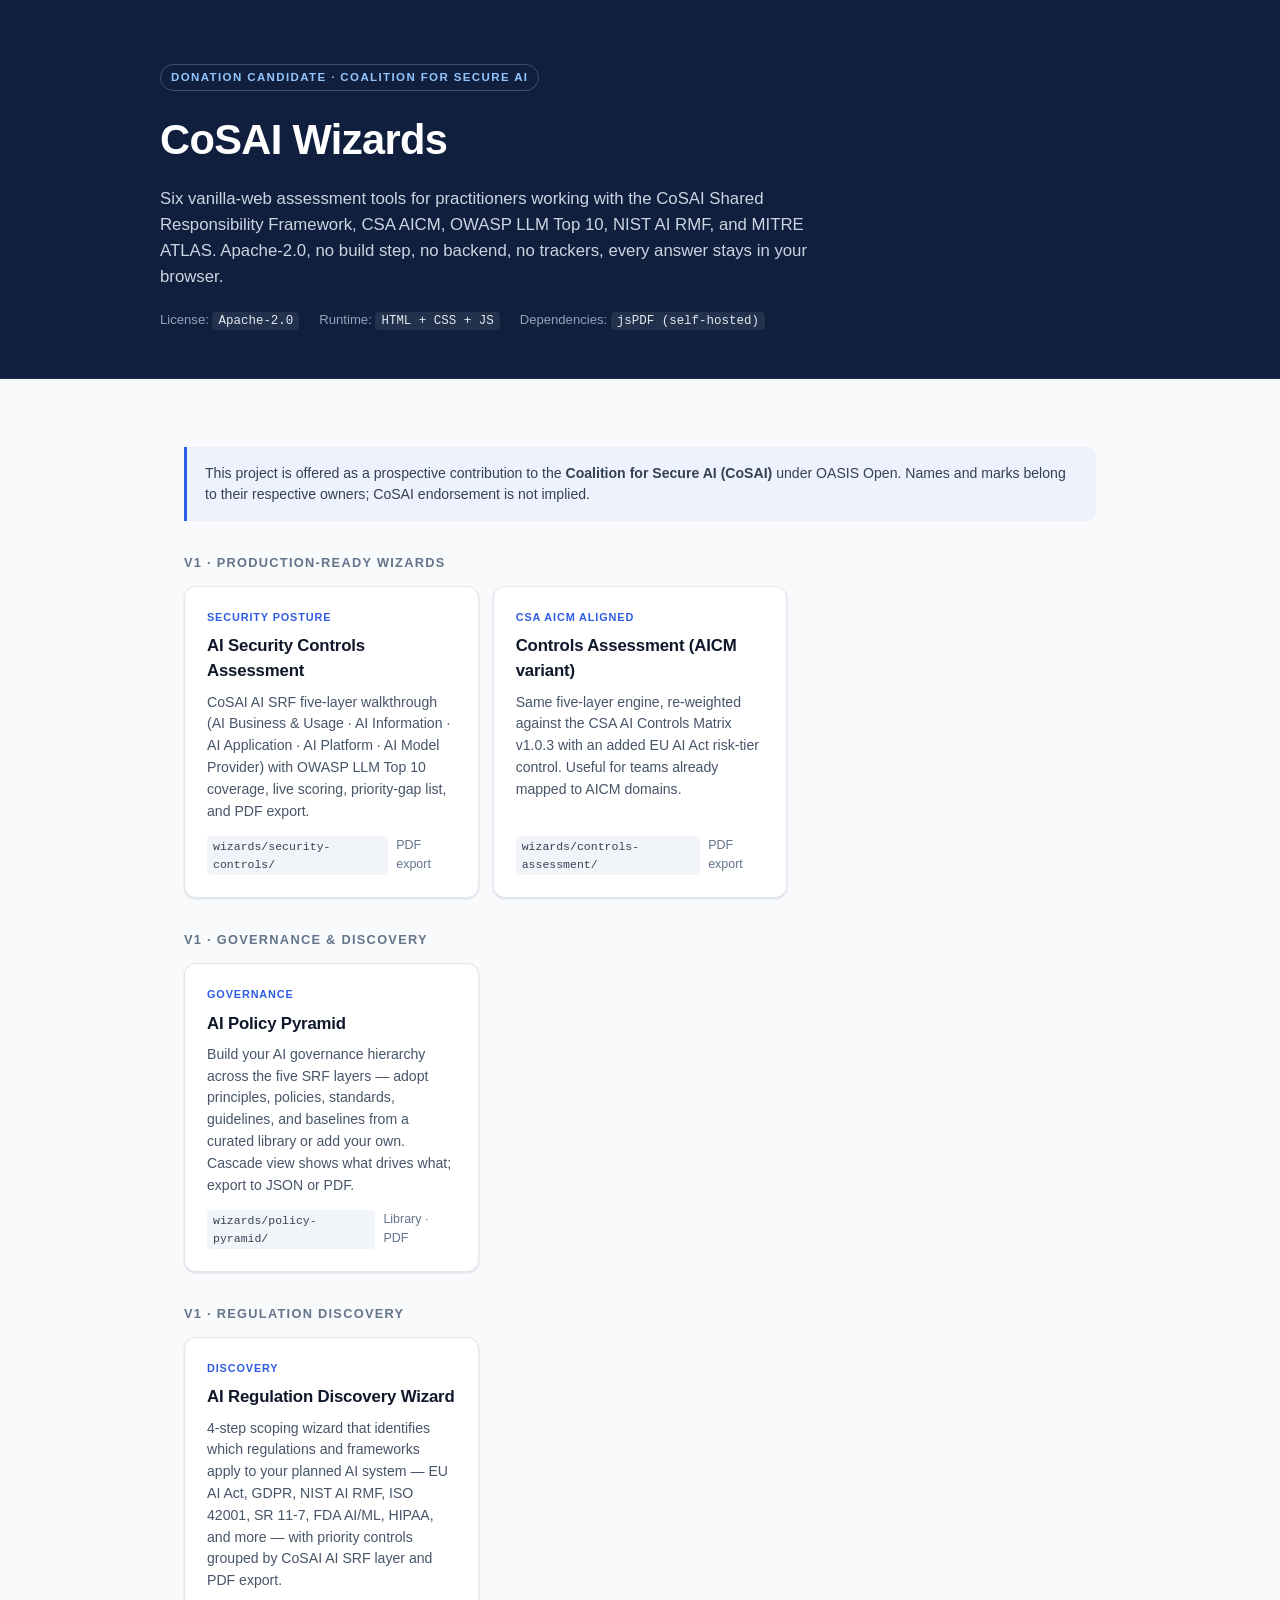
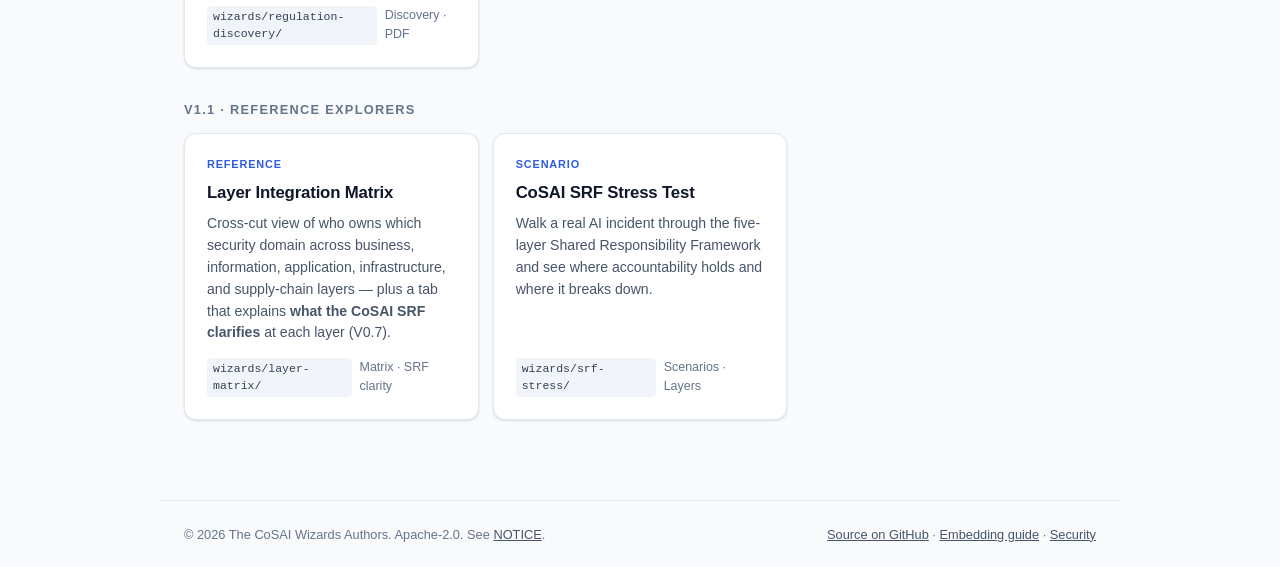
<file: index.html>
<!doctype html>
<html lang="en">
  <head>
    <meta charset="utf-8" />
    <meta name="viewport" content="width=device-width, initial-scale=1" />
    <title>CoSAI Wizards — open-source AI security assessment tools</title>
    <meta
      name="description"
      content="Six vanilla-web assessment wizards for the CoSAI Shared Responsibility Framework, CSA AICM, OWASP LLM Top 10, NIST AI RMF, and MITRE ATLAS. Apache-2.0, no tracking, no build step."
    />
    <meta name="color-scheme" content="light" />
    <link rel="stylesheet" href="shared/styles.css" />
    <style>
      .hero {
        background-color: var(--cosai-navy);
        color: #fff;
        padding: 64px 24px 48px;
        box-shadow: inset 0 -1px 0 rgba(255, 255, 255, 0.06);
      }
      .hero__inner {
        max-width: 960px;
        margin: 0 auto;
      }
      .hero__eyebrow {
        display: inline-block;
        font-size: 0.72rem;
        font-weight: 700;
        letter-spacing: 0.12em;
        text-transform: uppercase;
        color: #93c5fd;
        padding: 4px 10px;
        border: 1px solid rgba(147, 197, 253, 0.3);
        border-radius: 999px;
        margin-bottom: 18px;
      }
      .hero__title {
        font-size: clamp(1.8rem, 4vw, 2.6rem);
        font-weight: 700;
        letter-spacing: -0.015em;
        margin-bottom: 14px;
      }
      .hero__lede {
        font-size: 1.05rem;
        color: #cbd5e1;
        max-width: 700px;
        line-height: 1.55;
      }
      .hero__meta {
        margin-top: 20px;
        display: flex;
        flex-wrap: wrap;
        gap: 10px 20px;
        font-size: 0.82rem;
        color: #94a3b8;
      }
      .hero__meta code {
        font-family: var(--font-mono);
        font-size: 0.78rem;
        background: rgba(255, 255, 255, 0.08);
        padding: 2px 6px;
        border-radius: 4px;
        color: #e2e8f0;
      }

      main {
        max-width: 960px;
        margin: 0 auto;
        padding: 40px 24px 80px;
      }

      h2 {
        font-size: 0.8rem;
        font-weight: 700;
        letter-spacing: 0.1em;
        text-transform: uppercase;
        color: var(--slate-500);
        margin: 32px 0 14px;
      }

      .cards {
        display: grid;
        gap: 14px;
        grid-template-columns: repeat(auto-fill, minmax(280px, 1fr));
      }
      .card {
        display: flex;
        flex-direction: column;
        border: 1px solid var(--slate-200);
        border-radius: var(--radius-lg);
        padding: 22px;
        background: #fff;
        box-shadow: var(--shadow);
        transition: border-color 0.15s, transform 0.15s;
        color: inherit;
        text-decoration: none;
      }
      .card:hover {
        border-color: var(--cosai-blue);
        transform: translateY(-1px);
        text-decoration: none;
      }
      .card__badge {
        font-size: 0.68rem;
        font-weight: 700;
        letter-spacing: 0.08em;
        text-transform: uppercase;
        color: var(--cosai-blue);
        margin-bottom: 8px;
      }
      .card__title {
        font-size: 1.05rem;
        font-weight: 700;
        color: var(--slate-900);
        margin-bottom: 8px;
        letter-spacing: -0.01em;
      }
      .card__desc {
        font-size: 0.88rem;
        color: var(--slate-600);
        line-height: 1.55;
        flex: 1;
      }
      .card__foot {
        margin-top: 14px;
        font-size: 0.78rem;
        color: var(--slate-500);
        display: flex;
        justify-content: space-between;
        gap: 8px;
      }
      .card__foot code {
        font-family: var(--font-mono);
        font-size: 0.72rem;
        color: var(--slate-700);
        background: var(--slate-100);
        padding: 2px 6px;
        border-radius: 4px;
      }

      .notice {
        border-left: 3px solid var(--cosai-blue);
        background: var(--cosai-blue-light);
        padding: 16px 18px;
        border-radius: 0 var(--radius) var(--radius) 0;
        font-size: 0.88rem;
        color: var(--slate-700);
        margin: 28px 0;
      }

      footer {
        max-width: 960px;
        margin: 0 auto;
        padding: 24px;
        border-top: 1px solid var(--slate-200);
        font-size: 0.8rem;
        color: var(--slate-500);
        display: flex;
        flex-wrap: wrap;
        justify-content: space-between;
        gap: 12px;
      }
      footer a { color: var(--slate-600); }
    </style>
  </head>
  <body>
    <a class="skip-link" href="#main">Skip to content</a>

    <header class="hero">
      <div class="hero__inner">
        <span class="hero__eyebrow">Donation candidate · Coalition for Secure AI</span>
        <h1 class="hero__title">CoSAI Wizards</h1>
        <p class="hero__lede">
          Six vanilla-web assessment tools for practitioners working with the CoSAI Shared
          Responsibility Framework, CSA AICM, OWASP LLM Top 10, NIST AI RMF, and MITRE
          ATLAS. Apache-2.0, no build step, no backend, no trackers, every answer stays in
          your browser.
        </p>
        <p class="hero__meta">
          <span>License: <code>Apache-2.0</code></span>
          <span>Runtime: <code>HTML + CSS + JS</code></span>
          <span>Dependencies: <code>jsPDF (self-hosted)</code></span>
        </p>
      </div>
    </header>

    <main id="main">
      <p class="notice">
        This project is offered as a prospective contribution to the
        <strong>Coalition for Secure AI (CoSAI)</strong> under OASIS Open. Names and marks
        belong to their respective owners; CoSAI endorsement is not implied.
      </p>

      <h2>v1 · Production-ready wizards</h2>
      <div class="cards">
        <a class="card" href="wizards/security-controls/">
          <div class="card__badge">Security posture</div>
          <div class="card__title">AI Security Controls Assessment</div>
          <div class="card__desc">
            CoSAI AI SRF five-layer walkthrough (AI Business &amp; Usage · AI Information ·
            AI Application · AI Platform · AI Model Provider) with OWASP LLM Top 10 coverage,
            live scoring, priority-gap list, and PDF export.
          </div>
          <div class="card__foot">
            <code>wizards/security-controls/</code>
            <span>PDF export</span>
          </div>
        </a>

        <a class="card" href="wizards/controls-assessment/">
          <div class="card__badge">CSA AICM aligned</div>
          <div class="card__title">Controls Assessment (AICM variant)</div>
          <div class="card__desc">
            Same five-layer engine, re-weighted against the CSA AI Controls Matrix v1.0.3
            with an added EU AI Act risk-tier control. Useful for teams already mapped to
            AICM domains.
          </div>
          <div class="card__foot">
            <code>wizards/controls-assessment/</code>
            <span>PDF export</span>
          </div>
        </a>
      </div>

      <h2>v1 · Governance &amp; discovery</h2>
      <div class="cards">
        <a class="card" href="wizards/policy-pyramid/">
          <div class="card__badge">Governance</div>
          <div class="card__title">AI Policy Pyramid</div>
          <div class="card__desc">
            Build your AI governance hierarchy across the five SRF layers — adopt principles,
            policies, standards, guidelines, and baselines from a curated library or add your
            own. Cascade view shows what drives what; export to JSON or PDF.
          </div>
          <div class="card__foot">
            <code>wizards/policy-pyramid/</code>
            <span>Library · PDF</span>
          </div>
        </a>
      </div>

      <h2>v1 · Regulation discovery</h2>
      <div class="cards">
        <a class="card" href="wizards/regulation-discovery/">
          <div class="card__badge">Discovery</div>
          <div class="card__title">AI Regulation Discovery Wizard</div>
          <div class="card__desc">
            4-step scoping wizard that identifies which regulations and frameworks apply to
            your planned AI system — EU AI Act, GDPR, NIST AI RMF, ISO 42001, SR 11-7,
            FDA AI/ML, HIPAA, and more — with priority controls grouped by CoSAI AI SRF
            layer and PDF export.
          </div>
          <div class="card__foot">
            <code>wizards/regulation-discovery/</code>
            <span>Discovery · PDF</span>
          </div>
        </a>
      </div>

      <h2>v1.1 · Reference explorers</h2>
      <div class="cards">
        <a class="card" href="wizards/layer-matrix/">
          <div class="card__badge">Reference</div>
          <div class="card__title">Layer Integration Matrix</div>
          <div class="card__desc">
            Cross-cut view of who owns which security domain across business, information,
            application, infrastructure, and supply-chain layers — plus a tab that explains
            <strong>what the CoSAI SRF clarifies</strong> at each layer (V0.7).
          </div>
          <div class="card__foot">
            <code>wizards/layer-matrix/</code>
            <span>Matrix · SRF clarity</span>
          </div>
        </a>

        <a class="card" href="wizards/srf-stress/">
          <div class="card__badge">Scenario</div>
          <div class="card__title">CoSAI SRF Stress Test</div>
          <div class="card__desc">
            Walk a real AI incident through the five-layer Shared Responsibility Framework
            and see where accountability holds and where it breaks down.
          </div>
          <div class="card__foot">
            <code>wizards/srf-stress/</code>
            <span>Scenarios · Layers</span>
          </div>
        </a>
      </div>
    </main>

    <footer>
      <span>
        © 2026 The CoSAI Wizards Authors. Apache-2.0. See
        <a href="NOTICE">NOTICE</a>.
      </span>
      <span>
        <a href="https://github.com/billbrietstout/cosai-wizards">Source on GitHub</a> ·
        <a href="docs/EMBEDDING.md">Embedding guide</a> ·
        <a href="SECURITY.md">Security</a>
      </span>
    </footer>
  </body>
</html>
</file>
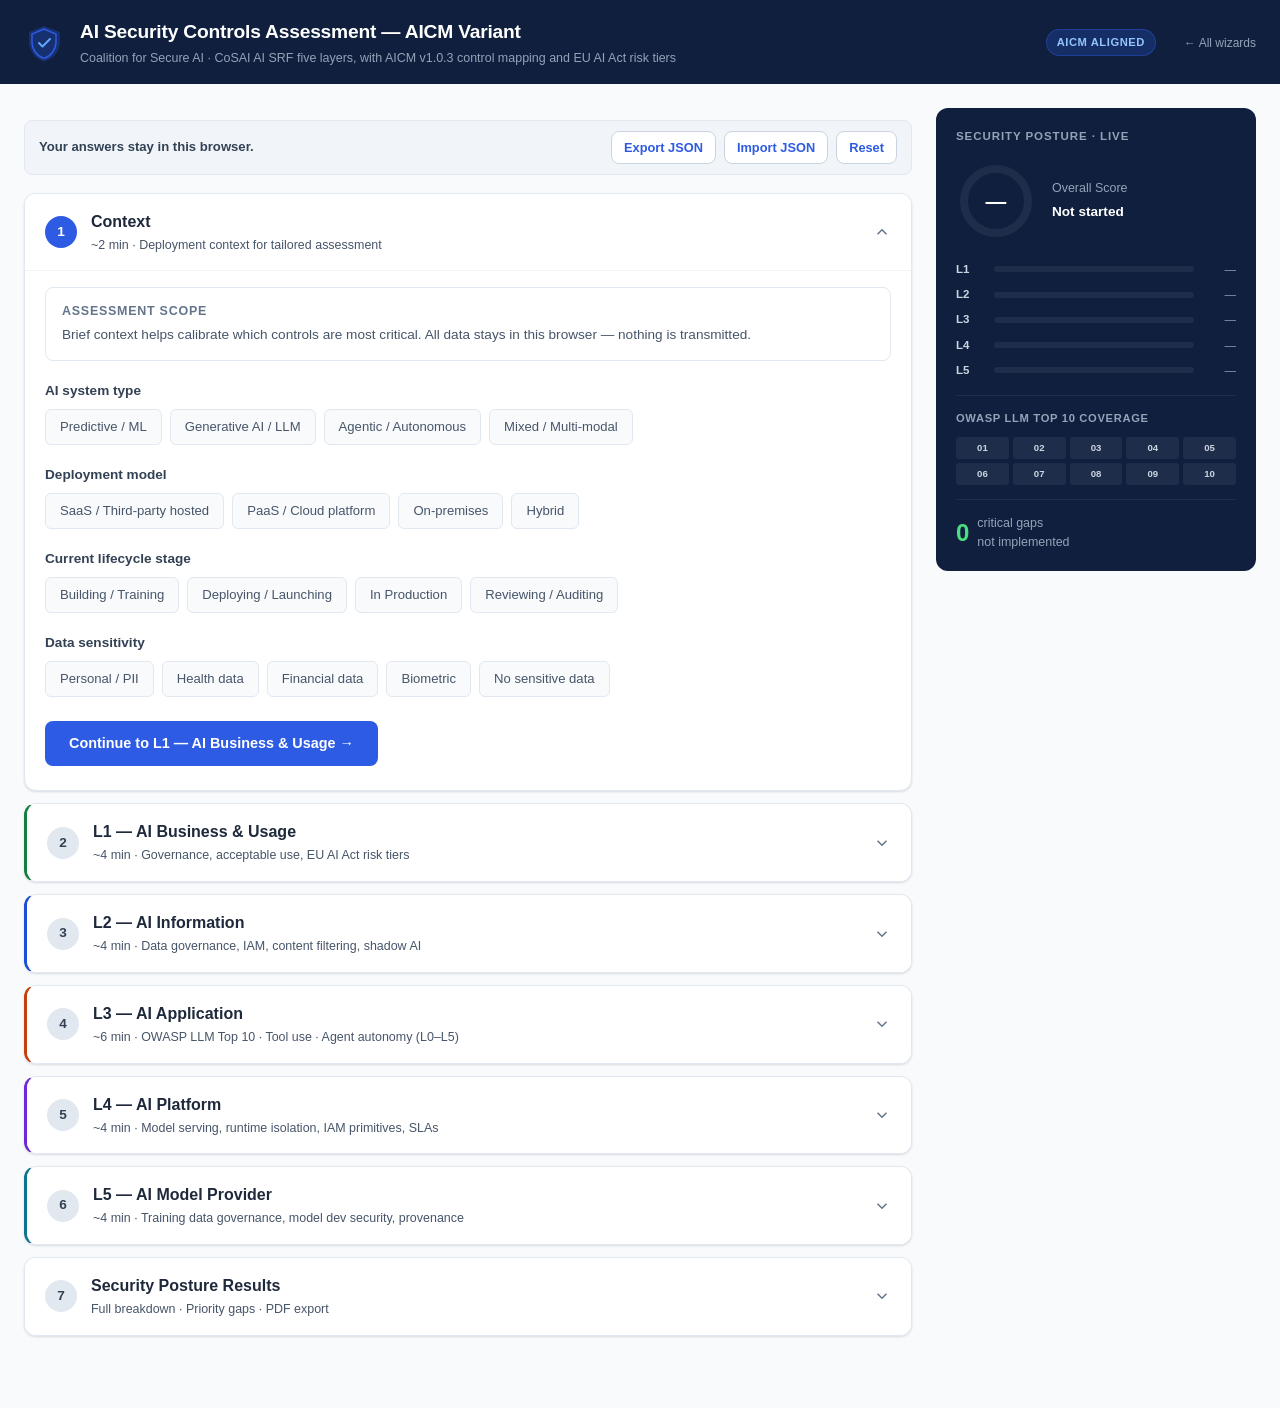
<file: wizards/controls-assessment/index.html>
<!doctype html>
<html lang="en">
  <head>
    <meta charset="utf-8" />
    <meta name="viewport" content="width=device-width, initial-scale=1" />
    <title>Controls Assessment (AICM Variant) — CoSAI Wizards</title>
    <meta
      name="description"
      content="5-layer CoSAI AI security controls assessment with OWASP LLM Top 10 coverage and PDF export. Vanilla web, no tracking, no backend."
    />
    <link rel="stylesheet" href="../../shared/styles.css" />
    <link rel="stylesheet" href="styles.css" />
    <script defer src="../../shared/vendor/jspdf.umd.min.js"></script>
    <script defer src="wizard.js"></script>
  </head>
  <body>
    <a class="skip-link" href="#main">Skip to content</a>

    <header class="header" role="banner">
      <div class="header-inner">
        <svg class="header-shield" viewBox="0 0 40 40" fill="none" aria-hidden="true" focusable="false">
          <path d="M20 3L5 9v10c0 9 6.5 17.4 15 19.4C29.5 36.4 36 28 36 19V9L20 3z" fill="#2d5be3" opacity=".3" />
          <path d="M20 6L8 11v8c0 7.4 5.2 14.3 12 16.4C26.8 33.3 32 26.4 32 19v-8L20 6z" stroke="#2d5be3" stroke-width="1.5" fill="none" />
          <path d="M15 20l3.5 3.5L26 16" stroke="#60a5fa" stroke-width="2" stroke-linecap="round" stroke-linejoin="round" />
        </svg>
        <div>
          <div class="header-title" data-title>Controls Assessment — AICM Variant</div>
          <div class="header-sub" data-subtitle>Aligned to CSA AICM v1.0.3 + EU AI Act risk tiers</div>
        </div>
        <div class="header-badge" data-badge>AICM ALIGNED</div>
        <a class="header-home" href="../../">← All wizards</a>
      </div>
    </header>

    <div id="boot-error" class="boot-error" role="alert" hidden>
      Could not load <code>data.json</code>. If you opened this page via <code>file://</code>, some
      browsers block local <code>fetch()</code>. Serve the directory over HTTP
      (<code>python3 -m http.server</code>) and reload.
    </div>

    <main id="main" class="layout">
      <div class="wizard">
        <div class="state-bar" role="group" aria-label="Assessment state">
          <span class="state-bar__label">Your answers stay in this browser.</span>
          <button id="btn-export" class="btn btn--ghost" type="button">Export JSON</button>
          <button id="btn-import" class="btn btn--ghost" type="button">Import JSON</button>
          <input id="file-import" type="file" accept="application/json,.json" />
          <button id="btn-reset" class="btn btn--ghost" type="button">Reset</button>
        </div>

        <!-- Phase 1: Context -->
        <section class="phase-card" id="phase-card-1" aria-labelledby="phase-title-1">
          <button type="button" class="phase-header" id="phase-header-1" data-phase-toggle="1" aria-expanded="true" aria-controls="phase-body-1">
            <div class="phase-num active" id="phase-num-1"><span class="phase-num-text">1</span></div>
            <div>
              <div class="phase-title" id="phase-title-1">Context</div>
              <div class="phase-meta" id="phase-meta-1">~2 min · Deployment context for tailored assessment</div>
            </div>
            <svg class="phase-chevron open" id="phase-chev-1" viewBox="0 0 24 24" fill="none" stroke="currentColor" stroke-width="2" aria-hidden="true">
              <path d="M6 9l6 6 6-6" />
            </svg>
          </button>
          <div class="phase-body open" id="phase-body-1">
            <div class="section-intro">
              <div class="section-intro-title">Assessment scope</div>
              <div class="section-intro-text" id="context-intro">Brief context helps calibrate which controls are most critical. All data stays in this browser — nothing is transmitted.</div>
            </div>
            <div id="context-fields"></div>
            <button class="complete-btn" type="button" data-phase-complete="1" data-phase-next="2">Continue to L1 — AI Business &amp; Usage →</button>
          </div>
        </section>

        <!-- Phases 2–6: Layer controls (templated) -->
        <section class="phase-card" data-layer="l1" id="phase-card-2" aria-labelledby="phase-title-2">
          <button type="button" class="phase-header" id="phase-header-2" data-phase-toggle="2" aria-expanded="false" aria-controls="phase-body-2">
            <div class="phase-num" id="phase-num-2"><span class="phase-num-text">2</span></div>
            <div>
              <div class="phase-title" id="phase-title-2">L1 — AI Business &amp; Usage</div>
              <div class="phase-meta" id="phase-meta-2"></div>
            </div>
            <svg class="phase-chevron" id="phase-chev-2" viewBox="0 0 24 24" fill="none" stroke="currentColor" stroke-width="2" aria-hidden="true"><path d="M6 9l6 6 6-6" /></svg>
          </button>
          <div class="phase-body" id="phase-body-2">
            <div class="section-intro" style="border-left: 3px solid var(--l1)">
              <div class="section-intro-title" style="color: var(--l1)">L1 · AI Business &amp; Usage</div>
              <div class="section-intro-text" id="intro-l1"></div>
            </div>
            <div id="ctrls-l1"></div>
            <button class="complete-btn" type="button" data-phase-complete="2" data-phase-next="3" id="next-btn-2">Continue →</button>
          </div>
        </section>

        <section class="phase-card" data-layer="l2" id="phase-card-3" aria-labelledby="phase-title-3">
          <button type="button" class="phase-header" id="phase-header-3" data-phase-toggle="3" aria-expanded="false" aria-controls="phase-body-3">
            <div class="phase-num" id="phase-num-3"><span class="phase-num-text">3</span></div>
            <div>
              <div class="phase-title" id="phase-title-3">L2 — AI Information</div>
              <div class="phase-meta" id="phase-meta-3"></div>
            </div>
            <svg class="phase-chevron" id="phase-chev-3" viewBox="0 0 24 24" fill="none" stroke="currentColor" stroke-width="2" aria-hidden="true"><path d="M6 9l6 6 6-6" /></svg>
          </button>
          <div class="phase-body" id="phase-body-3">
            <div class="section-intro" style="border-left: 3px solid var(--l2)">
              <div class="section-intro-title" style="color: var(--l2)">L2 · AI Information</div>
              <div class="section-intro-text" id="intro-l2"></div>
            </div>
            <div id="ctrls-l2"></div>
            <button class="complete-btn" type="button" data-phase-complete="3" data-phase-next="4" id="next-btn-3">Continue →</button>
          </div>
        </section>

        <section class="phase-card" data-layer="l3" id="phase-card-4" aria-labelledby="phase-title-4">
          <button type="button" class="phase-header" id="phase-header-4" data-phase-toggle="4" aria-expanded="false" aria-controls="phase-body-4">
            <div class="phase-num" id="phase-num-4"><span class="phase-num-text">4</span></div>
            <div>
              <div class="phase-title" id="phase-title-4">L3 — AI Application</div>
              <div class="phase-meta" id="phase-meta-4"></div>
            </div>
            <svg class="phase-chevron" id="phase-chev-4" viewBox="0 0 24 24" fill="none" stroke="currentColor" stroke-width="2" aria-hidden="true"><path d="M6 9l6 6 6-6" /></svg>
          </button>
          <div class="phase-body" id="phase-body-4">
            <div class="section-intro" style="border-left: 3px solid var(--l3)">
              <div class="section-intro-title" style="color: var(--l3)">L3 · AI Application</div>
              <div class="section-intro-text" id="intro-l3"></div>
            </div>

            <div class="owasp-section">
              <button type="button" class="owasp-header" id="owasp-header" data-owasp-toggle aria-expanded="false" aria-controls="owasp-body">
                <svg width="16" height="16" viewBox="0 0 24 24" fill="none" stroke="#ea580c" stroke-width="2" aria-hidden="true">
                  <path d="M12 22s8-4 8-10V5l-8-3-8 3v7c0 6 8 10 8 10z" />
                </svg>
                <span class="owasp-header-title">OWASP LLM Top 10 — 2025 Edition</span>
                <span class="owasp-header-sub" id="owasp-coverage-label">0 / 10 addressed</span>
              </button>
              <div class="owasp-body" id="owasp-body">
                <p style="font-size: 0.78rem; color: var(--slate-500); margin-bottom: 12px">
                  Mark mitigation status for each LLM risk. NIST AI 100-2e attack taxonomy IDs shown where mapped.
                </p>
                <div class="owasp-grid" id="owasp-grid"></div>
              </div>
            </div>

            <div id="ctrls-l3"></div>
            <button class="complete-btn" type="button" data-phase-complete="4" data-phase-next="5" id="next-btn-4">Continue →</button>
          </div>
        </section>

        <section class="phase-card" data-layer="l4" id="phase-card-5" aria-labelledby="phase-title-5">
          <button type="button" class="phase-header" id="phase-header-5" data-phase-toggle="5" aria-expanded="false" aria-controls="phase-body-5">
            <div class="phase-num" id="phase-num-5"><span class="phase-num-text">5</span></div>
            <div>
              <div class="phase-title" id="phase-title-5">L4 — AI Platform</div>
              <div class="phase-meta" id="phase-meta-5"></div>
            </div>
            <svg class="phase-chevron" id="phase-chev-5" viewBox="0 0 24 24" fill="none" stroke="currentColor" stroke-width="2" aria-hidden="true"><path d="M6 9l6 6 6-6" /></svg>
          </button>
          <div class="phase-body" id="phase-body-5">
            <div class="section-intro" style="border-left: 3px solid var(--l4)">
              <div class="section-intro-title" style="color: var(--l4)">L4 · AI Platform</div>
              <div class="section-intro-text" id="intro-l4"></div>
            </div>
            <div id="ctrls-l4"></div>
            <button class="complete-btn" type="button" data-phase-complete="5" data-phase-next="6" id="next-btn-5">Continue →</button>
          </div>
        </section>

        <section class="phase-card" data-layer="l5" id="phase-card-6" aria-labelledby="phase-title-6">
          <button type="button" class="phase-header" id="phase-header-6" data-phase-toggle="6" aria-expanded="false" aria-controls="phase-body-6">
            <div class="phase-num" id="phase-num-6"><span class="phase-num-text">6</span></div>
            <div>
              <div class="phase-title" id="phase-title-6">L5 — AI Model Provider</div>
              <div class="phase-meta" id="phase-meta-6"></div>
            </div>
            <svg class="phase-chevron" id="phase-chev-6" viewBox="0 0 24 24" fill="none" stroke="currentColor" stroke-width="2" aria-hidden="true"><path d="M6 9l6 6 6-6" /></svg>
          </button>
          <div class="phase-body" id="phase-body-6">
            <div class="section-intro" style="border-left: 3px solid var(--l5)">
              <div class="section-intro-title" style="color: var(--l5)">L5 · AI Model Provider</div>
              <div class="section-intro-text" id="intro-l5"></div>
            </div>
            <div id="ctrls-l5"></div>
            <button class="complete-btn" type="button" data-phase-complete="6" data-phase-next="7" id="next-btn-6">View Security Posture Results →</button>
          </div>
        </section>

        <!-- Phase 7: Results -->
        <section class="phase-card" id="phase-card-7" aria-labelledby="phase-title-7">
          <button type="button" class="phase-header" id="phase-header-7" data-phase-toggle="7" aria-expanded="false" aria-controls="phase-body-7">
            <div class="phase-num" id="phase-num-7"><span class="phase-num-text">7</span></div>
            <div>
              <div class="phase-title" id="phase-title-7">Security Posture Results</div>
              <div class="phase-meta">Full breakdown · Priority gaps · PDF export</div>
            </div>
            <svg class="phase-chevron" id="phase-chev-7" viewBox="0 0 24 24" fill="none" stroke="currentColor" stroke-width="2" aria-hidden="true"><path d="M6 9l6 6 6-6" /></svg>
          </button>
          <div class="phase-body" id="phase-body-7">
            <div id="results-content">
              <p class="results-empty">Complete all five layers to generate your security posture report.</p>
            </div>
          </div>
        </section>
      </div>

      <aside class="live-panel" aria-label="Live security posture summary">
        <div class="panel-title">Security Posture · Live</div>

        <div class="score-ring-wrap">
          <div class="score-ring">
            <svg width="80" height="80" viewBox="0 0 80 80" aria-hidden="true">
              <circle class="score-ring-bg" cx="40" cy="40" r="32" />
              <circle class="score-ring-fg" id="ring-fg" cx="40" cy="40" r="32" stroke="#2d5be3" stroke-dasharray="201.06" stroke-dashoffset="201.06" />
            </svg>
            <div class="score-ring-val" id="ring-val" aria-live="polite">—</div>
          </div>
          <div class="score-meta">
            <div class="score-label">Overall Score</div>
            <div class="score-interp" id="score-interp">Not started</div>
          </div>
        </div>

        <div class="layer-bars">
          <div class="layer-bar-row">
            <span class="layer-bar-label" style="color: var(--l1)">L1</span>
            <div class="layer-bar-track"><div class="layer-bar-fill" id="bar-l1" style="width: 0%; background: var(--l1)"></div></div>
            <span class="layer-bar-pct" id="pct-l1">—</span>
          </div>
          <div class="layer-bar-row">
            <span class="layer-bar-label" style="color: var(--l2)">L2</span>
            <div class="layer-bar-track"><div class="layer-bar-fill" id="bar-l2" style="width: 0%; background: var(--l2)"></div></div>
            <span class="layer-bar-pct" id="pct-l2">—</span>
          </div>
          <div class="layer-bar-row">
            <span class="layer-bar-label" style="color: var(--l3)">L3</span>
            <div class="layer-bar-track"><div class="layer-bar-fill" id="bar-l3" style="width: 0%; background: var(--l3)"></div></div>
            <span class="layer-bar-pct" id="pct-l3">—</span>
          </div>
          <div class="layer-bar-row">
            <span class="layer-bar-label" style="color: var(--l4)">L4</span>
            <div class="layer-bar-track"><div class="layer-bar-fill" id="bar-l4" style="width: 0%; background: var(--l4)"></div></div>
            <span class="layer-bar-pct" id="pct-l4">—</span>
          </div>
          <div class="layer-bar-row">
            <span class="layer-bar-label" style="color: var(--l5)">L5</span>
            <div class="layer-bar-track"><div class="layer-bar-fill" id="bar-l5" style="width: 0%; background: var(--l5)"></div></div>
            <span class="layer-bar-pct" id="pct-l5">—</span>
          </div>
        </div>

        <div class="owasp-mini">
          <div class="owasp-mini-title">OWASP LLM Top 10 Coverage</div>
          <div class="owasp-mini-grid" id="owasp-mini-grid"></div>
        </div>

        <div class="gaps-row">
          <div class="gaps-num" id="gaps-num">—</div>
          <div class="gaps-info">critical gaps<br />not implemented</div>
        </div>
      </aside>
    </main>
  </body>
</html>
</file>
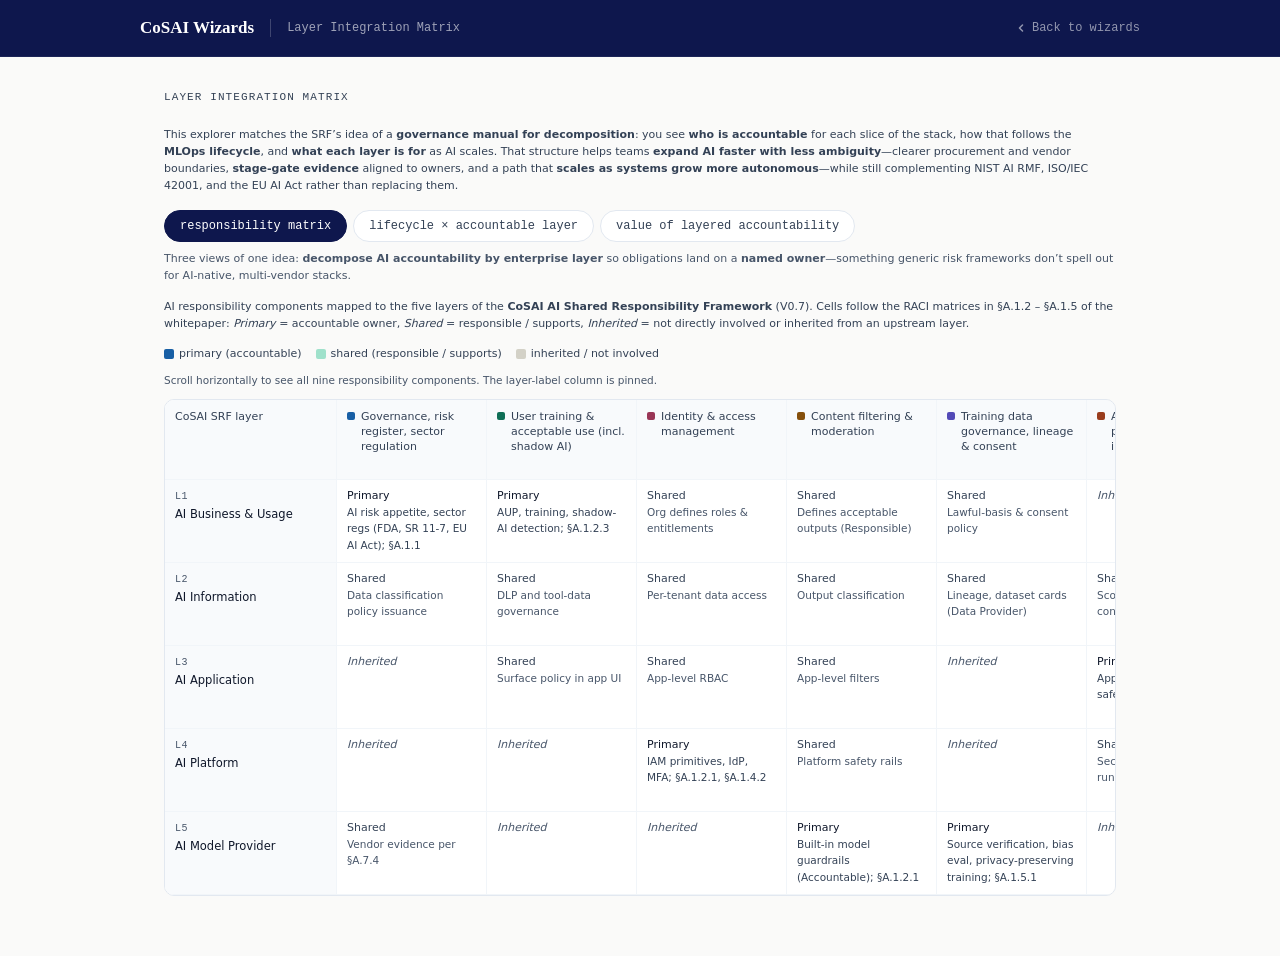
<file: wizards/layer-matrix/index.html>
<!DOCTYPE html>
<html lang="en">
<head>
<meta charset="UTF-8">
<meta name="viewport" content="width=device-width, initial-scale=1.0">
<title>Layer Integration Matrix — CoSAI / Enterprise Security</title>
<link rel="stylesheet" href="../../shared/styles.css">
<style>
:root {
  --font-sans: system-ui, -apple-system, 'Segoe UI', Roboto, ui-sans-serif, sans-serif;
  --font-mono: ui-monospace, SFMono-Regular, Menlo, Consolas, monospace;
  --color-background-primary: #ffffff;
  --color-background-secondary: #f8fafc;
  --color-background-tertiary: #fafaf9;
  --color-text-primary: #0f172a;
  --color-text-secondary: #334155;
  --color-text-tertiary: #475569;
  --color-border-primary: #94a3b8;
  --color-border-secondary: #e2e8f0;
  --color-border-tertiary: #f1f5f9;
  --border-radius-md: 8px;
  --border-radius-lg: 10px;
  --navy: #0e174d;
  --navy-accent: #1f4af5;
}

*, *::before, *::after { box-sizing: border-box; margin: 0; padding: 0; }

body {
  font-family: var(--font-sans);
  background-color: var(--color-background-tertiary);
  color: var(--color-text-primary);
  min-height: 100vh;
}

/* ── PLATFORM HEADER ── */
.platform-header {
  background: var(--navy);
  padding: 0 32px;
  position: sticky;
  top: 0;
  z-index: 100;
  border-bottom: 1px solid rgba(255,255,255,0.06);
}
.platform-header-inner {
  max-width: 1000px;
  margin: 0 auto;
  height: 56px;
  display: flex;
  align-items: center;
  gap: 16px;
}
.platform-wordmark {
  font-family: Georgia, 'Times New Roman', serif;
  font-size: 17px;
  font-weight: 600;
  color: #ffffff;
  text-decoration: none;
}
.platform-sep { width: 1px; height: 18px; background: rgba(255,255,255,0.2); }
.platform-tool { font-size: 12px; color: rgba(255,255,255,0.6); font-family: var(--font-mono); }
.platform-back {
  margin-left: auto;
  font-size: 12px;
  color: rgba(255,255,255,0.55);
  text-decoration: none;
  display: flex;
  align-items: center;
  gap: 5px;
  transition: color 0.15s;
  font-family: var(--font-mono);
}
.platform-back:hover { color: rgba(255,255,255,0.9); }

.page-wrap {
  max-width: 1000px;
  margin: 0 auto;
  padding: 32px 24px 60px;
}

.page-title {
  font-size: 11px;
  font-weight: 500;
  color: var(--color-text-secondary);
  letter-spacing: 0.1em;
  font-family: var(--font-mono);
  margin-bottom: 20px;
  text-transform: uppercase;
}

.wrap { font-size: 13px; }

.tab-row {
  display: flex;
  gap: 6px;
  margin-bottom: 18px;
  flex-wrap: wrap;
}

.tab {
  padding: 6px 15px;
  border: 1px solid var(--color-border-secondary);
  border-radius: 20px;
  cursor: pointer;
  font-size: 12px;
  font-family: var(--font-mono);
  color: var(--color-text-secondary);
  background: var(--color-background-primary);
  transition: all 0.15s;
}

.tab.active {
  background: var(--navy);
  color: #ffffff;
  border-color: var(--navy);
}

.tab:hover:not(.active) {
  background: var(--color-background-secondary);
}

.view { display: none; }
.view.active { display: block; }

/* ─── MATRIX (layers as rows, components as columns) ─── */
.matrix-scroll {
  border: 0.5px solid var(--color-border-secondary);
  border-radius: var(--border-radius-lg);
  overflow-x: auto;
  overflow-y: hidden;
  background: var(--color-background-primary);
  -webkit-overflow-scrolling: touch;
}
.matrix-scroll:focus-visible {
  outline: none;
  box-shadow: var(--focus-ring);
}

.matrix-grid {
  display: grid;
  grid-template-columns: 172px repeat(9, minmax(150px, 1fr));
  gap: 0;
  min-width: 1520px;
  background: var(--color-background-primary);
}

.mh {
  background: var(--color-background-secondary);
  padding: 9px 10px;
  font-size: 11px;
  font-weight: 500;
  color: var(--color-text-secondary);
  border-bottom: 0.5px solid var(--color-border-tertiary);
  border-right: 0.5px solid var(--color-border-tertiary);
  line-height: 1.4;
  display: flex;
  align-items: flex-start;
  gap: 6px;
}

.mh:last-child { border-right: none; }

.mh.corner { position: sticky; left: 0; z-index: 3; }

.mh-dot {
  width: 8px;
  height: 8px;
  border-radius: 2px;
  flex-shrink: 0;
  margin-top: 3px;
}

/* Layer-label cell on the left of each row (sticky) */
.rl {
  padding: 9px 10px;
  font-size: 11px;
  font-weight: 500;
  color: var(--color-text-primary);
  border-bottom: 0.5px solid var(--color-border-tertiary);
  border-right: 0.5px solid var(--color-border-tertiary);
  background: var(--color-background-secondary);
  position: sticky;
  left: 0;
  z-index: 2;
}

.rl-id {
  font-family: var(--font-mono);
  font-size: 10px;
  color: var(--color-text-tertiary);
  letter-spacing: 0.04em;
  margin-bottom: 2px;
}

.rl-name { font-size: 11.5px; }

.mc {
  padding: 8px 10px;
  font-size: 11px;
  color: var(--color-text-secondary);
  border-bottom: 0.5px solid var(--color-border-tertiary);
  border-right: 0.5px solid var(--color-border-tertiary);
  line-height: 1.5;
  background: var(--color-background-primary);
}

.mc:last-child { border-right: none; }

.mc.pri { color: var(--color-text-primary); font-weight: 500; }
.mc.sec { color: var(--color-text-secondary); }
.mc.na  { color: var(--color-text-tertiary); font-style: italic; }

.mc .sub { font-weight: 400; font-size: 10.5px; }
.mc.pri .sub { color: var(--color-text-secondary); }
.mc.sec .sub { color: var(--color-text-tertiary); }

.row-last .rl,
.row-last .mc { border-bottom: none; }

/* ─── SUPPLY CHAIN ─── */
.sc-wrap { display: flex; flex-direction: column; gap: 8px; }

.sc-phase {
  border: 0.5px solid var(--color-border-secondary);
  border-radius: var(--border-radius-md);
  overflow: hidden;
  background: var(--color-background-primary);
}

.sc-head {
  display: flex;
  align-items: center;
  gap: 10px;
  padding: 10px 14px;
  background: var(--color-background-secondary);
  cursor: pointer;
  user-select: none;
  transition: background 0.12s;
}

.sc-head:hover { background: var(--color-background-tertiary); }

.sc-num {
  width: 24px;
  height: 24px;
  border-radius: 4px;
  display: flex;
  align-items: center;
  justify-content: center;
  font-size: 11px;
  font-weight: 500;
  flex-shrink: 0;
}

.sc-title { flex: 1; font-size: 12px; font-weight: 500; color: var(--color-text-primary); }
.sc-sub   { font-size: 11px; color: var(--color-text-secondary); margin-top: 1px; }

.sc-chev {
  font-size: 11px;
  color: var(--color-text-tertiary);
  transition: transform 0.2s;
}

.sc-chev.open { transform: rotate(90deg); }

.sc-body {
  display: none;
  padding: 12px 14px;
  border-top: 0.5px solid var(--color-border-tertiary);
  grid-template-columns: 1fr 1fr;
  gap: 14px;
}

.sc-body.open { display: grid; }

.sc-col-head {
  font-size: 10px;
  font-weight: 500;
  color: var(--color-text-tertiary);
  letter-spacing: 0.06em;
  margin-bottom: 8px;
}

.sc-item {
  font-size: 11px;
  color: var(--color-text-secondary);
  margin-bottom: 5px;
  padding-left: 12px;
  position: relative;
  line-height: 1.45;
}

.sc-item::before {
  content: '';
  position: absolute;
  left: 0;
  top: 5px;
  width: 4px;
  height: 4px;
  border-radius: 50%;
  background: var(--color-border-secondary);
}

/* ─── SRF CLARITY VIEW (layer value props) ─── */
.gaps-intro {
  font-size: 11px;
  color: var(--color-text-secondary);
  margin-bottom: 10px;
  line-height: 1.55;
}

.gaps-srf-outline {
  margin: 0 0 16px;
  padding: 12px 14px 12px 28px;
  border: 0.5px solid var(--color-border-secondary);
  border-radius: var(--border-radius-md);
  background: var(--color-background-secondary);
  font-size: 10.5px;
  color: var(--color-text-secondary);
  line-height: 1.5;
}

.gaps-srf-outline li { margin-bottom: 6px; }
.gaps-srf-outline li:last-child { margin-bottom: 0; }
.gaps-srf-outline strong { color: var(--color-text-primary); font-weight: 600; }

.gap-layer-block {
  display: grid;
  grid-template-columns: minmax(152px, 192px) 1fr;
  gap: 12px 16px;
  margin-bottom: 14px;
  align-items: start;
}

@media (max-width: 640px) {
  .gap-layer-block {
    grid-template-columns: 1fr;
  }
  .gap-layer-rail {
    position: static !important;
  }
}

.gap-layer-rail {
  position: sticky;
  top: 8px;
  padding: 12px 12px;
  border-radius: var(--border-radius-md);
  border: 0.5px solid var(--color-border-secondary);
  background: var(--color-background-secondary);
}

.gap-home {
  font-size: 10px;
  padding: 6px 10px;
  border-radius: 4px;
  font-weight: 600;
  text-align: left;
  line-height: 1.35;
  margin-bottom: 10px;
}

.gap-principle {
  font-size: 10px;
  line-height: 1.5;
  color: var(--color-text-secondary);
  margin: 0;
}

.gap-principle-label {
  display: block;
  font-size: 9px;
  font-weight: 600;
  letter-spacing: 0.04em;
  text-transform: uppercase;
  color: var(--color-text-tertiary);
  margin-bottom: 4px;
}

.gap-layer-items {
  display: flex;
  flex-direction: column;
  gap: 8px;
}

.gap-item {
  border: 0.5px solid var(--color-border-secondary);
  border-radius: var(--border-radius-md);
  overflow: hidden;
  background: var(--color-background-primary);
}

.gap-item-head {
  display: flex;
  align-items: flex-start;
  gap: 8px;
  padding: 10px 12px 0;
}

.gap-dot {
  width: 8px;
  height: 8px;
  border-radius: 2px;
  flex-shrink: 0;
  margin-top: 3px;
}

.gap-title {
  font-size: 12px;
  font-weight: 500;
  color: var(--color-text-primary);
  line-height: 1.35;
}

.gap-catalog {
  padding: 6px 12px 12px 28px;
  font-size: 11px;
  color: var(--color-text-secondary);
  line-height: 1.5;
}

.gap-catalog .gap-lbl {
  display: block;
  font-size: 9px;
  font-weight: 600;
  letter-spacing: 0.05em;
  text-transform: uppercase;
  color: var(--color-text-tertiary);
  margin-bottom: 3px;
}

/* ─── LEGEND ─── */
.legend-row {
  display: flex;
  gap: 14px;
  flex-wrap: wrap;
  margin-bottom: 14px;
}

.leg {
  display: flex;
  align-items: center;
  gap: 5px;
  font-size: 11px;
  color: var(--color-text-secondary);
}

.leg-sq {
  width: 10px;
  height: 10px;
  border-radius: 2px;
  flex-shrink: 0;
}

.view-note {
  font-size: 11px;
  color: var(--color-text-secondary);
  margin-bottom: 14px;
  line-height: 1.55;
}
</style>
</head>
<body>

<a class="skip-link" href="#main">Skip to content</a>

<header class="platform-header">
  <div class="platform-header-inner">
    <a href="../../" class="platform-wordmark">CoSAI Wizards</a>
    <div class="platform-sep"></div>
    <span class="platform-tool">Layer Integration Matrix</span>
    <a href="../../" class="platform-back">
      <svg width="12" height="12" fill="none" viewBox="0 0 12 12" stroke="currentColor" stroke-width="1.5">
        <path stroke-linecap="round" stroke-linejoin="round" d="M7.5 9L4.5 6l3-3"/>
      </svg>
      Back to wizards
    </a>
  </div>
</header>

<main id="main" class="page-wrap">
  <div class="page-title">LAYER INTEGRATION MATRIX</div>
  <div class="wrap">
    <p class="view-note" style="margin-bottom:16px">This explorer matches the SRF’s idea of a <strong>governance manual for decomposition</strong>: you see <strong>who is accountable</strong> for each slice of the stack, how that follows the <strong>MLOps lifecycle</strong>, and <strong>what each layer is for</strong> as AI scales. That structure helps teams <strong>expand AI faster with less ambiguity</strong>—clearer procurement and vendor boundaries, <strong>stage-gate evidence</strong> aligned to owners, and a path that <strong>scales as systems grow more autonomous</strong>—while still complementing NIST AI RMF, ISO/IEC 42001, and the EU AI Act rather than replacing them.</p>
    <div class="tab-row">
      <button type="button" class="tab active" onclick="showView('matrix', this)" aria-label="Responsibility matrix: nine components by SRF layer, primary versus shared">responsibility matrix</button>
      <button type="button" class="tab" onclick="showView('supply', this)" aria-label="Lifecycle view: CRISP-ML Q phases and which layer is primarily accountable">lifecycle × accountable layer</button>
      <button type="button" class="tab" onclick="showView('gaps', this)" aria-label="SRF benefit: why layering accountability speeds triage, scaling, and vendor handoffs—what each layer is for">value of layered accountability</button>
    </div>
    <p class="view-note" style="margin-top:-10px;margin-bottom:14px;font-size:11px;color:var(--color-text-tertiary)">Three views of one idea: <strong>decompose AI accountability by enterprise layer</strong> so obligations land on a <strong>named owner</strong>—something generic risk frameworks don’t spell out for AI-native, multi-vendor stacks.</p>

    <div id="matrix" class="view active">
      <p class="view-note">AI responsibility components mapped to the five layers of the <strong>CoSAI AI Shared Responsibility Framework</strong> (V0.7). Cells follow the RACI matrices in §A.1.2 – §A.1.5 of the whitepaper: <em>Primary</em> = accountable owner, <em>Shared</em> = responsible / supports, <em>Inherited</em> = not directly involved or inherited from an upstream layer.</p>
      <div class="legend-row">
        <div class="leg"><div class="leg-sq" style="background:#185FA5"></div> primary (accountable)</div>
        <div class="leg"><div class="leg-sq" style="background:#9FE1CB"></div> shared (responsible / supports)</div>
        <div class="leg"><div class="leg-sq" style="background:#D3D1C7"></div> inherited / not involved</div>
      </div>
      <p class="view-note" style="margin-top:-4px;margin-bottom:10px;font-size:10.5px;color:var(--color-text-tertiary)">Scroll horizontally to see all nine responsibility components. The layer-label column is pinned.</p>
      <section class="matrix-scroll" tabindex="0" aria-label="Scrollable layer integration matrix">
        <div class="matrix-grid" id="matrix-grid"></div>
      </section>
    </div>

    <div id="supply" class="view">
      <p class="view-note">CRISP-ML(Q) / MLOps lifecycle, with each phase tagged to the <strong>CoSAI AI SRF</strong> layer that holds primary accountability for the controls in that phase. Useful for mapping evidence (per §A.7 of the whitepaper) to lifecycle stage gates. Click a phase to expand.</p>
      <div class="sc-wrap" id="sc-phases"></div>
    </div>

    <div id="gaps" class="view">
      <p class="gaps-intro">The <strong>CoSAI AI Shared Responsibility Framework</strong> (V0.7) is an <strong>accountability</strong> model: it names <strong>who owns</strong> each part of the AI stack so obligations from NIST AI RMF, ISO/IEC 42001, the EU AI Act, and your internal control sets can land on <strong>one primary party per concern</strong>. It works as a <strong>governance manual for decomposition</strong>—enterprise layers express invariant dependencies while operating models shift who supplies each layer. The outline below summarizes <strong>what each layer clarifies</strong>; the cards give <strong>illustrative AI concerns</strong> that become <strong>assignable and evidential</strong> once you adopt that structure—supporting <strong>faster triage</strong>, <strong>cleaner scaling</strong>, and <strong>repeatable expansion</strong> of new models and use cases.</p>
      <ol class="gaps-srf-outline">
        <li><strong>L1 — Business &amp; Usage.</strong> <strong>Strategic accountability:</strong> permitted AI use, risk acceptance, regulatory posture, and lifecycle governance decisions—so requirements <strong>cascade</strong> from business intent to the layers below, matching the framework’s “governance from the Business layer.”</li>
        <li><strong>L2 — Information.</strong> <strong>Data-as-model-fuel:</strong> provenance, rights, training data, answer-time source stores (including RAG knowledge bases), embeddings, and retrieval boundaries—extending information governance to what models actually ingest and emit.</li>
        <li><strong>L3 — Application.</strong> <strong>Integration accountability:</strong> how capability meets users and APIs—surfaces, tools, agents, prompts, validation, and human override—where application developers discharge the controls referenced around prompt injection and guardrails in the framework.</li>
        <li><strong>L4 — Platform.</strong> <strong>Shared runtime accountability:</strong> serving, tenancy, isolation, quotas, monitoring, and operational hardening at scale—including containing blast radius across tenants as in the framework’s layered incident example.</li>
        <li><strong>L5 — Model provider.</strong> <strong>Artifact &amp; supply-chain accountability:</strong> training provenance, the shipped model, cards and transparency, third-party and fine-tuned change—so model builders and vendors have a clear lane alongside NIST/ISO <em>what</em> to achieve.</li>
      </ol>
      <div id="gaps-list"></div>
    </div>
  </div>
</main>

<script>
function showView(id, btn) {
  document.querySelectorAll('.view').forEach(v => v.classList.remove('active'));
  document.querySelectorAll('.tab').forEach(t => t.classList.remove('active'));
  document.getElementById(id).classList.add('active');
  btn.classList.add('active');
}

/* ── RACI matrix: layers are rows, components are columns ── */
const layers = [
  { id: 'L1', label: 'AI Business & Usage' },
  { id: 'L2', label: 'AI Information' },
  { id: 'L3', label: 'AI Application' },
  { id: 'L4', label: 'AI Platform' },
  { id: 'L5', label: 'AI Model Provider' },
];

const components = [
  { label: 'Governance, risk register, sector regulation',            color: '#185FA5' },
  { label: 'User training & acceptable use (incl. shadow AI)',        color: '#0F6E56' },
  { label: 'Identity & access management',                            color: '#993556' },
  { label: 'Content filtering & moderation',                          color: '#854F0B' },
  { label: 'Training data governance, lineage & consent',             color: '#534AB7' },
  { label: 'Application design, plugins & integration safety',        color: '#993C1D' },
  { label: 'Agent autonomy, tool use & human override (T1–T5)',       color: '#3B6D11' },
  { label: 'Model serving runtime & AI compute',                      color: '#185FA5' },
  { label: 'Model safety, cards, SBOM & vulnerability disclosure',    color: '#0F6E56' },
];

/* cells[layerIdx][componentIdx] = { type: 'pri'|'sec'|'na', sub?: '...' } */
const cells = [
  /* L1 — AI Business & Usage */
  [
    { type: 'pri', sub: 'AI risk appetite, sector regs (FDA, SR 11-7, EU AI Act); §A.1.1' },
    { type: 'pri', sub: 'AUP, training, shadow-AI detection; §A.1.2.3' },
    { type: 'sec', sub: 'Org defines roles & entitlements' },
    { type: 'sec', sub: 'Defines acceptable outputs (Responsible)' },
    { type: 'sec', sub: 'Lawful-basis & consent policy' },
    { type: 'na' },
    { type: 'sec', sub: 'Override policy & autonomy classification (Accountable); §A.1.3.3' },
    { type: 'na' },
    { type: 'sec', sub: 'Vendor due-diligence cadence' },
  ],
  /* L2 — AI Information */
  [
    { type: 'sec', sub: 'Data classification policy issuance' },
    { type: 'sec', sub: 'DLP and tool-data governance' },
    { type: 'sec', sub: 'Per-tenant data access' },
    { type: 'sec', sub: 'Output classification' },
    { type: 'sec', sub: 'Lineage, dataset cards (Data Provider)' },
    { type: 'sec', sub: 'Scope of data connections' },
    { type: 'sec', sub: 'Agent memory & retrieval scoping; §A.1.2.2' },
    { type: 'sec', sub: 'Confidential compute per data class' },
    { type: 'na' },
  ],
  /* L3 — AI Application */
  [
    { type: 'na' },
    { type: 'sec', sub: 'Surface policy in app UI' },
    { type: 'sec', sub: 'App-level RBAC' },
    { type: 'sec', sub: 'App-level filters' },
    { type: 'na' },
    { type: 'pri', sub: 'App design, AI plugins, safety systems; §A.1.3.1' },
    { type: 'pri', sub: 'Override mechanisms, agent telemetry, ATLAS tests; §A.1.3.2' },
    { type: 'sec', sub: 'Inference integration patterns' },
    { type: 'sec', sub: 'Consume model cards in design' },
  ],
  /* L4 — AI Platform */
  [
    { type: 'na' },
    { type: 'na' },
    { type: 'pri', sub: 'IAM primitives, IdP, MFA; §A.1.2.1, §A.1.4.2' },
    { type: 'sec', sub: 'Platform safety rails' },
    { type: 'na' },
    { type: 'sec', sub: 'Secure API gateway, runtime hardening' },
    { type: 'sec', sub: 'Rate limit, runtime isolation' },
    { type: 'pri', sub: 'Model serving, GPU / KV-cache isolation, SOC 2; §A.1.4.1' },
    { type: 'sec', sub: 'Hosts attestations & model registry' },
  ],
  /* L5 — AI Model Provider */
  [
    { type: 'sec', sub: 'Vendor evidence per §A.7.4' },
    { type: 'na' },
    { type: 'na' },
    { type: 'pri', sub: 'Built-in model guardrails (Accountable); §A.1.2.1' },
    { type: 'pri', sub: 'Source verification, bias eval, privacy-preserving training; §A.1.5.1' },
    { type: 'na' },
    { type: 'na' },
    { type: 'sec', sub: 'Model interop standards (Accountable for cross-model)' },
    { type: 'pri', sub: 'Model cards, SLSA, SBOM-ML, CVE disclosure; §A.1.5.1' },
  ],
];

const TYPE_LABEL = { pri: 'Primary', sec: 'Shared', na: 'Inherited' };

function renderMatrix() {
  const grid = document.getElementById('matrix-grid');
  if (!grid) return;
  const parts = [];
  parts.push('<div class="mh corner">CoSAI SRF layer</div>');
  components.forEach(c => {
    parts.push(
      `<div class="mh"><div class="mh-dot" style="background:${c.color}"></div><div>${c.label}</div></div>`
    );
  });
  layers.forEach((layer, li) => {
    const isLast = li === layers.length - 1;
    const rowLast = isLast ? ' row-last' : '';
    parts.push(
      `<div class="rl${rowLast}"><div class="rl-id">${layer.id}</div><div class="rl-name">${layer.label}</div></div>`
    );
    cells[li].forEach(cell => {
      const sub = cell.sub ? `<br><span class="sub">${cell.sub}</span>` : '';
      parts.push(`<div class="mc ${cell.type}${rowLast}">${TYPE_LABEL[cell.type]}${sub}</div>`);
    });
  });
  grid.innerHTML = parts.join('');
}

renderMatrix();

const phases = [
  { num:'01', color:'#185FA5', bg:'#E6F1FB', label:'Business understanding', sub:'Define problem, success metrics, feasibility', srf:'L1 — AI Business & Usage',
    security:['AI risk appetite documented','Use case ethics review','Regulatory mapping (GDPR, HIPAA, AI Act, SR 11-7, FDA AI/ML)','Stakeholder data agreements'],
    frameworks:['CoSAI AI SRF §A.1.1','NIST AI RMF — Govern','ISO/IEC 42001 AI Mgmt','EU AI Act risk tier'] },
  { num:'02', color:'#0F6E56', bg:'#E1F5EE', label:'Data understanding', sub:'Collect, explore, assess quality', srf:'L2 — AI Information · L5 — AI Model Provider',
    security:['Data provenance & lineage tracked','PII/sensitive field inventory','Training data consent verified','Bias & fairness audit'],
    frameworks:['CoSAI AI SRF §A.1.5.1 (Training Data Governance)','NIST SP 800-53 SI-12','DAMA DMBOK data quality','ISO/IEC 5259 data quality for AI'] },
  { num:'03', color:'#854F0B', bg:'#FAEEDA', label:'Data preparation', sub:'Clean, transform, feature engineer', srf:'L2 — AI Information · L5 — AI Model Provider',
    security:['Data poisoning controls','Differential privacy applied','Anonymisation / pseudonymisation','Audit log of transformations'],
    frameworks:['CoSAI AI SRF §A.1.5.1 (Privacy-Preserving Training)','NIST SP 800-188 de-identification','ISO/IEC 27701 privacy','OWASP ML Top 10 — poisoning'] },
  { num:'04', color:'#993C1D', bg:'#FAECE7', label:'Modelling', sub:'Select, train, tune algorithms', srf:'L5 — AI Model Provider',
    security:['Model card / transparency doc','Adversarial robustness testing','Hyperparameter access controls','Experiment tracking access logs'],
    frameworks:['CoSAI AI SRF §A.1.5.1 (Model Development Security)','NIST AI RMF — Map & Measure','MITRE ATLAS adversarial ML','Google Model Cards standard'] },
  { num:'05', color:'#993556', bg:'#FBEAF0', label:'Evaluation', sub:'Validate performance, fairness, safety', srf:'L5 — AI Model Provider · L3 — AI Application (red team)',
    security:['Red team / adversarial eval','Explainability requirements met','Fairness metrics documented','Approval gate before promotion'],
    frameworks:['CoSAI AI SRF §A.7 (Evidence — Red Team Reports)','NIST AI RMF — Measure','OWASP LLM Top 10','IEEE 7010 wellbeing impact'] },
  { num:'06', color:'#3B6D11', bg:'#EAF3DE', label:'Deployment', sub:'Package, release, serve', srf:'L4 — AI Platform · L3 — AI Application',
    security:['SBOM-ML generated for model + deps (CycloneDX-ML / SPDX)','Container image signed & scanned','Model API auth enforced','Inference environment hardened'],
    frameworks:['CoSAI AI SRF §A.1.4 (Model Serving)','NIST SSDF SP 800-218','SLSA supply chain levels','CIS Benchmarks — containers'] },
  { num:'07', color:'#534AB7', bg:'#EEEDFE', label:'Monitoring & maintenance', sub:'Observe drift, retrain, retire', srf:'L4 — AI Platform · L1 — AI Business & Usage (governance review)',
    security:['Data/model drift alerts','Inference anomaly detection (incl. denial-of-wallet)','Retrain trigger access control','Model retirement & deletion policy'],
    frameworks:['CoSAI AI SRF §A.4.3 (Operational Maturity)','NIST AI RMF — Manage','NIST SP 800-137 continuous monitoring','ISO/IEC 42001 — operation'] }
];

const scWrap = document.getElementById('sc-phases');
phases.forEach((p, i) => {
  const d = document.createElement('div');
  d.className = 'sc-phase';
  d.innerHTML = `
    <div class="sc-head" onclick="togglePhase(${i})">
      <div class="sc-num" style="background:${p.bg};color:${p.color}">${p.num}</div>
      <div style="flex:1">
        <div class="sc-title">${p.label} <span style="font-weight:400;color:${p.color};margin-left:6px">· ${p.srf}</span></div>
        <div class="sc-sub">${p.sub}</div>
      </div>
      <div class="sc-chev" id="sc-chev-${i}">▶</div>
    </div>
    <div class="sc-body" id="sc-body-${i}">
      <div>
        <div class="sc-col-head">SECURITY CONTROLS</div>
        ${p.security.map(s => `<div class="sc-item">${s}</div>`).join('')}
      </div>
      <div>
        <div class="sc-col-head">GOVERNING FRAMEWORKS</div>
        ${p.frameworks.map(f => `<div class="sc-item">${f}</div>`).join('')}
      </div>
    </div>`;
  scWrap.appendChild(d);
});

function togglePhase(i) {
  document.getElementById('sc-body-' + i).classList.toggle('open');
  document.getElementById('sc-chev-' + i).classList.toggle('open');
}

const gapLayerBlocks = [
  {
    home: 'L1 — AI Business & Usage',
    color: '#185FA5',
    bg: '#E6F1FB',
    principle:
      'The framework places business intent first: risk appetite, permitted AI use, and regulatory posture <strong>cascade</strong> from here—so every downstream control can trace to an accountable business decision, in line with “governance activities mandated” at the layer that sets policy.',
    items: [
      {
        title: 'AI model governance',
        clarity:
          '<strong>L1</strong> creates a home for <strong>model lifecycle governance</strong>—approval, risk tiering, retirement—so AI management and GRM outcomes align with <strong>named owners</strong> before engineering work, rather than living only in generic IT project lists.',
      },
      {
        title: 'Regulatory compliance (EU AI Act, GDPR Art. 22, NIST AI RMF, sectoral)',
        clarity:
          '<strong>L1</strong> concentrates <strong>sector and AI-specific mandates</strong> (EU AI Act tiers, automated decision-making, HIPAA, SR 11-7, etc.) where the framework expects <strong>regulatory decomposition</strong>—making it straightforward to show <strong>which accountable party</strong> maps to each obligation.',
      },
    ],
  },
  {
    home: 'L2 — AI Information',
    color: '#0F6E56',
    bg: '#E1F5EE',
    principle:
      'Data is model fuel and model output. The SRF extends information governance to <strong>training sets, retrieval stores, embeddings, and query paths</strong>—the objects models actually consume and emit—alongside classic confidentiality.',
    items: [
      {
        title: 'Training data provenance & consent',
        clarity:
          '<strong>L2</strong> elevates <strong>provenance, lawful basis, consent, and lineage</strong> as peer concerns to transit and storage—reflecting <strong>Data Provider</strong>-style accountability in the framework so evidence can attach to the layer that owns the data relationship.',
      },
      {
        title: 'RAG knowledge-base integrity & retrieval-time exfiltration',
        clarity:
          '<strong>L2</strong> treats <strong>retrieval knowledge bases</strong> as part of the information domain, so integrity, isolation, and inference-time access are <strong>owned where the data is architected</strong>—setting clean handoffs to application and platform guardrails.',
      },
      {
        title: 'Embedding inversion & memorization leakage',
        clarity:
          '<strong>L2</strong> gives <strong>embeddings and data-derived representations</strong> a defined lane, keeping memorization, inversion, and related risks with the <strong>information stewards</strong> who govern training and retrieval—not only the generic “security” label.',
      },
    ],
  },
  {
    home: 'L3 — AI Application',
    color: '#993C1D',
    bg: '#FAECE7',
    principle:
      'Application developers integrate models into products. The framework assigns <strong>guardrails, input validation, output handling, tool use, and human override</strong> here—the layer where <strong>behavior around the model</strong> becomes operational.',
    items: [
      {
        title: 'Adversarial ML — prompt injection, jailbreaks, poisoning',
        clarity:
          '<strong>L3</strong> names the <strong>application integrator</strong> as owner of chatbot/app guardrails and input paths, while <strong>L4</strong> contains blast radius and <strong>L5</strong> documents model limitations—turning the framework’s prompt-injection walkthrough into <strong>layered</strong>, non-circular accountability.',
      },
      {
        title: 'Agent / tool-use abuse (excessive agency)',
        clarity:
          'For <strong>agentic systems</strong>, the SRF maps <strong>tool execution, sandboxing, and safety</strong> to Application and Platform personas with clear primary/support roles—so autonomous chains gain <strong>named owners</strong> for limits, logging, and recovery.',
      },
    ],
  },
  {
    home: 'L4 — AI Platform',
    color: '#993556',
    bg: '#FBEAF0',
    principle:
      'Inference runs as a shared service. The platform layer carries <strong>multi-tenant hosting, isolation, metering, and monitoring</strong>—the same place <strong>operational containment</strong> lives in the example incident narrative.',
    items: [
      {
        title: 'Inference environment isolation',
        clarity:
          '<strong>L4</strong> is where <strong>runtime isolation</strong> (containers, accelerators, caches, tenant boundaries) gains a <strong>primary owner</strong>, complementing CIS-style baselines with <strong>AI-serving outcomes</strong> the whitepaper ties to blast-radius control.',
      },
      {
        title: 'Denial-of-wallet & inference cost attacks',
        clarity:
          '<strong>L4</strong> naturally owns <strong>metering, quotas, spend signals, and gateway abuse handling</strong>—operational economics sit beside rate and tenancy controls so finance and SRE can evidence <strong>platform-level</strong> protections.',
      },
    ],
  },
  {
    home: 'L5 — AI Model Provider',
    color: '#3B6D11',
    bg: '#EAF3DE',
    principle:
      'The model is an artifact with a supply chain. The SRF centers <strong>training provenance, shipped weights/adapters, transparency, and change notification</strong> here—parallel to the framework’s description that <strong>model cards and known weaknesses</strong> are owned by the provider role.',
    items: [
      {
        title: 'Model & dataset SBOMs',
        clarity:
          '<strong>L5</strong> anchors <strong>model and dataset transparency</strong> (cards, provenance, SPDX / CycloneDX-ML–style artifacts) on the party that <strong>builds or ships</strong> the model—so supply-chain evidence lines up with the same layer that answers for <strong>base-model behavior</strong>.',
      },
      {
        title: 'Third-party model vendor & fine-tune lineage',
        clarity:
          '<strong>L5</strong> gives <strong>base-model swaps, adapters, and training composition changes</strong> a <strong>single supply-chain home</strong>, matching the framework’s focus on <strong>vendor complexity</strong> and measurable handoffs between foundation, fine-tune, and deployer.',
      },
    ],
  },
];

const gapsList = document.getElementById('gaps-list');
gapLayerBlocks.forEach((block) => {
  const wrap = document.createElement('div');
  wrap.className = 'gap-layer-block';
  const itemsHtml = block.items
    .map(
      (it) => `
    <div class="gap-item">
      <div class="gap-item-head">
        <div class="gap-dot" style="background:${block.color}"></div>
        <div class="gap-title">${it.title}</div>
      </div>
      <div class="gap-catalog"><span class="gap-lbl">What the SRF clarifies</span>${it.clarity}</div>
    </div>`
    )
    .join('');

  wrap.innerHTML = `
    <div class="gap-layer-rail">
      <div class="gap-home" style="background:${block.bg};color:${block.color};border:0.5px solid ${block.color}40">${block.home}</div>
      <p class="gap-principle"><span class="gap-principle-label">SRF role</span>${block.principle}</p>
    </div>
    <div class="gap-layer-items">${itemsHtml}</div>`;
  gapsList.appendChild(wrap);
});
</script>
</body>
</html>
</file>
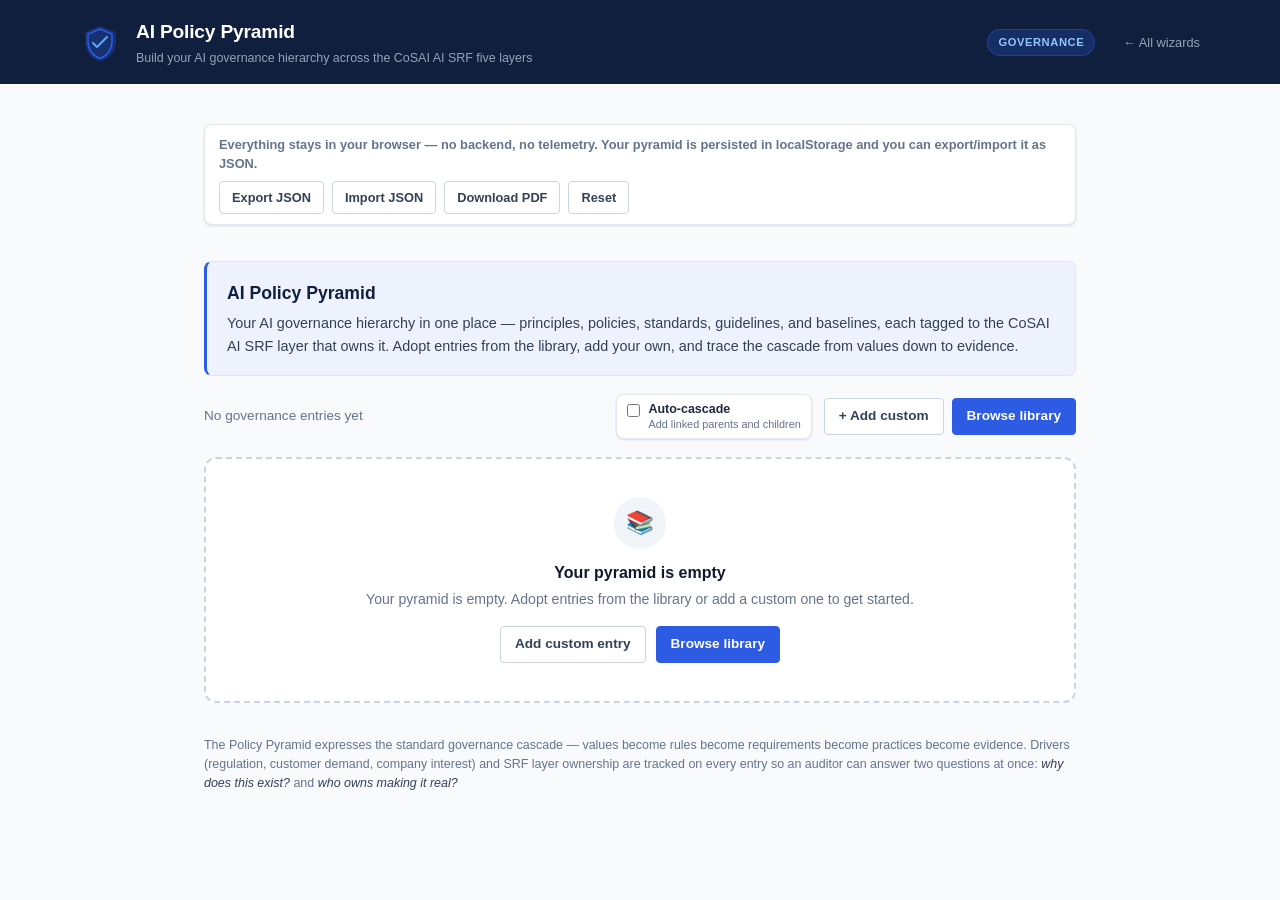
<file: wizards/policy-pyramid/index.html>
<!doctype html>
<html lang="en">
  <head>
    <meta charset="utf-8" />
    <meta name="viewport" content="width=device-width, initial-scale=1" />
    <title>AI Policy Pyramid — CoSAI Wizards</title>
    <meta
      name="description"
      content="Build your AI governance hierarchy across the CoSAI AI SRF five layers — principles, policies, standards, guidelines, and baselines. Vanilla web, no backend, no tracking."
    />
    <link rel="stylesheet" href="../../shared/styles.css" />
    <link rel="stylesheet" href="styles.css" />
    <script defer src="../../shared/vendor/jspdf.umd.min.js"></script>
    <script defer src="wizard.js"></script>
  </head>
  <body>
    <a class="skip-link" href="#main">Skip to content</a>

    <header class="header" role="banner">
      <div class="header-inner">
        <svg class="header-shield" viewBox="0 0 40 40" fill="none" aria-hidden="true" focusable="false">
          <path d="M20 3L5 9v10c0 9 6.5 17.4 15 19.4C29.5 36.4 36 28 36 19V9L20 3z" fill="#2d5be3" opacity=".3" />
          <path d="M20 6L8 11v8c0 7.4 5.2 14.3 12 16.4C26.8 33.3 32 26.4 32 19v-8L20 6z" stroke="#2d5be3" stroke-width="1.5" fill="none" />
          <path d="M13 20l4 4 10-10" stroke="#60a5fa" stroke-width="2" stroke-linecap="round" stroke-linejoin="round" />
        </svg>
        <div>
          <div class="header-title" data-title>AI Policy Pyramid</div>
          <div class="header-sub" data-subtitle>Principles · Policies · Standards · Guidelines · Baselines — across the CoSAI AI SRF five layers</div>
        </div>
        <div class="header-badge" data-badge>GOVERNANCE</div>
        <a class="header-home" href="../../">← All wizards</a>
      </div>
    </header>

    <div id="boot-error" class="boot-error" role="alert" hidden>
      Could not load <code>data.json</code>. If you opened this page via <code>file://</code>, some
      browsers block local <code>fetch()</code>. Serve the directory over HTTP
      (<code>python3 -m http.server</code>) and reload.
    </div>

    <main id="main" class="layout">
      <div class="wizard">
        <div class="state-bar" role="group" aria-label="Pyramid state">
          <span class="state-bar__label" id="privacy-note">Your pyramid stays in this browser.</span>
          <button id="btn-export" class="btn btn--ghost" type="button">Export JSON</button>
          <button id="btn-import" class="btn btn--ghost" type="button">Import JSON</button>
          <input id="file-import" type="file" accept="application/json,.json" />
          <button id="btn-pdf" class="btn btn--ghost" type="button">Download PDF</button>
          <button id="btn-reset" class="btn btn--ghost" type="button">Reset</button>
        </div>

        <section class="intro-block" aria-labelledby="intro-heading">
          <h1 id="intro-heading" class="intro-block__title">AI Policy Pyramid</h1>
          <p class="intro-block__lede" data-intro>
            Your AI governance hierarchy in one place — principles, policies, standards, guidelines,
            and baselines, each tagged to the CoSAI AI SRF layer that owns it. Adopt entries from
            the library, add your own, and trace the cascade from values down to evidence.
          </p>
        </section>

        <div class="toolbar" role="toolbar" aria-label="Pyramid actions">
          <p class="toolbar__count" id="entry-count">No governance entries yet</p>
          <label class="toolbar__toggle" title="When enabled, adopting a library entry also adds linked parent and child entries.">
            <input id="auto-cascade" type="checkbox" />
            <span>
              <strong>Auto-cascade</strong>
              <small>Add linked parents and children</small>
            </span>
          </label>
          <div class="toolbar__buttons">
            <button id="btn-add-custom" class="btn btn--ghost" type="button">+ Add custom</button>
            <button id="btn-open-library" class="btn btn--primary" type="button">Browse library</button>
          </div>
        </div>

        <div id="empty-state" class="empty-state" hidden>
          <div class="empty-state__icon" aria-hidden="true">📚</div>
          <h3 class="empty-state__title">Your pyramid is empty</h3>
          <p class="empty-state__desc" data-empty>
            Adopt entries from the library or add a custom one to get started.
          </p>
          <div class="empty-state__actions">
            <button class="btn btn--ghost" type="button" data-empty-add-custom>Add custom entry</button>
            <button class="btn btn--primary" type="button" data-empty-browse>Browse library</button>
          </div>
        </div>

        <div id="pyramid-sections" class="pyramid"></div>

        <p class="footnote">
          The Policy Pyramid expresses the standard governance cascade — values become rules
          become requirements become practices become evidence. Drivers (regulation, customer
          demand, company interest) and SRF layer ownership are tracked on every entry so an
          auditor can answer two questions at once: <em>why does this exist?</em> and
          <em>who owns making it real?</em>
        </p>
      </div>
    </main>

    <!-- ─── Library drawer ──────────────────────────────────────────────── -->
    <div id="library-overlay" class="overlay" hidden></div>
    <aside id="library-drawer" class="drawer" hidden aria-labelledby="library-title" role="dialog" aria-modal="true">
      <div class="drawer__head">
        <h2 id="library-title" class="drawer__title">Policy library</h2>
        <button id="btn-close-library" class="drawer__close" type="button" aria-label="Close library">×</button>
      </div>
      <div class="drawer__filters" id="library-filters"></div>
      <div class="drawer__body" id="library-list"></div>
    </aside>

    <!-- ─── Custom-entry modal ──────────────────────────────────────────── -->
    <div id="custom-overlay" class="overlay" hidden></div>
    <div id="custom-modal" class="modal" hidden role="dialog" aria-modal="true" aria-labelledby="custom-title">
      <div class="modal__head">
        <h2 id="custom-title" class="modal__title">Add custom entry</h2>
        <button id="btn-close-custom" class="modal__close" type="button" aria-label="Close">×</button>
      </div>
      <div class="modal__body">
        <div class="field">
          <label class="field__label" for="cust-title">Title</label>
          <input id="cust-title" type="text" maxlength="200" class="field__input" placeholder="e.g. Internal model approval policy" />
        </div>
        <div class="field-row">
          <div class="field">
            <label class="field__label" for="cust-level">Pyramid level</label>
            <select id="cust-level" class="field__input"></select>
          </div>
          <div class="field">
            <label class="field__label" for="cust-driver">Driver</label>
            <select id="cust-driver" class="field__input"></select>
          </div>
        </div>
        <div class="field-row">
          <div class="field">
            <label class="field__label" for="cust-layer">Primary SRF layer</label>
            <select id="cust-layer" class="field__input"></select>
          </div>
          <div class="field">
            <label class="field__label" for="cust-source">Source / reference <span class="field__hint">(optional)</span></label>
            <input id="cust-source" type="text" maxlength="500" class="field__input" placeholder="e.g. ISO 42001 §6.1.4" />
          </div>
        </div>
        <div class="field">
          <label class="field__label" for="cust-body">Statement</label>
          <textarea id="cust-body" rows="6" maxlength="4000" class="field__input" placeholder="Describe the principle, policy, standard, guideline, or baseline requirement…"></textarea>
          <p class="field__counter"><span id="cust-body-count">0</span>/4000</p>
        </div>
        <p id="cust-error" class="field__error" hidden></p>
      </div>
      <div class="modal__foot">
        <button id="btn-cancel-custom" class="btn btn--ghost" type="button">Cancel</button>
        <button id="btn-save-custom" class="btn btn--primary" type="button">Add to pyramid</button>
      </div>
    </div>
  </body>
</html>
</file>
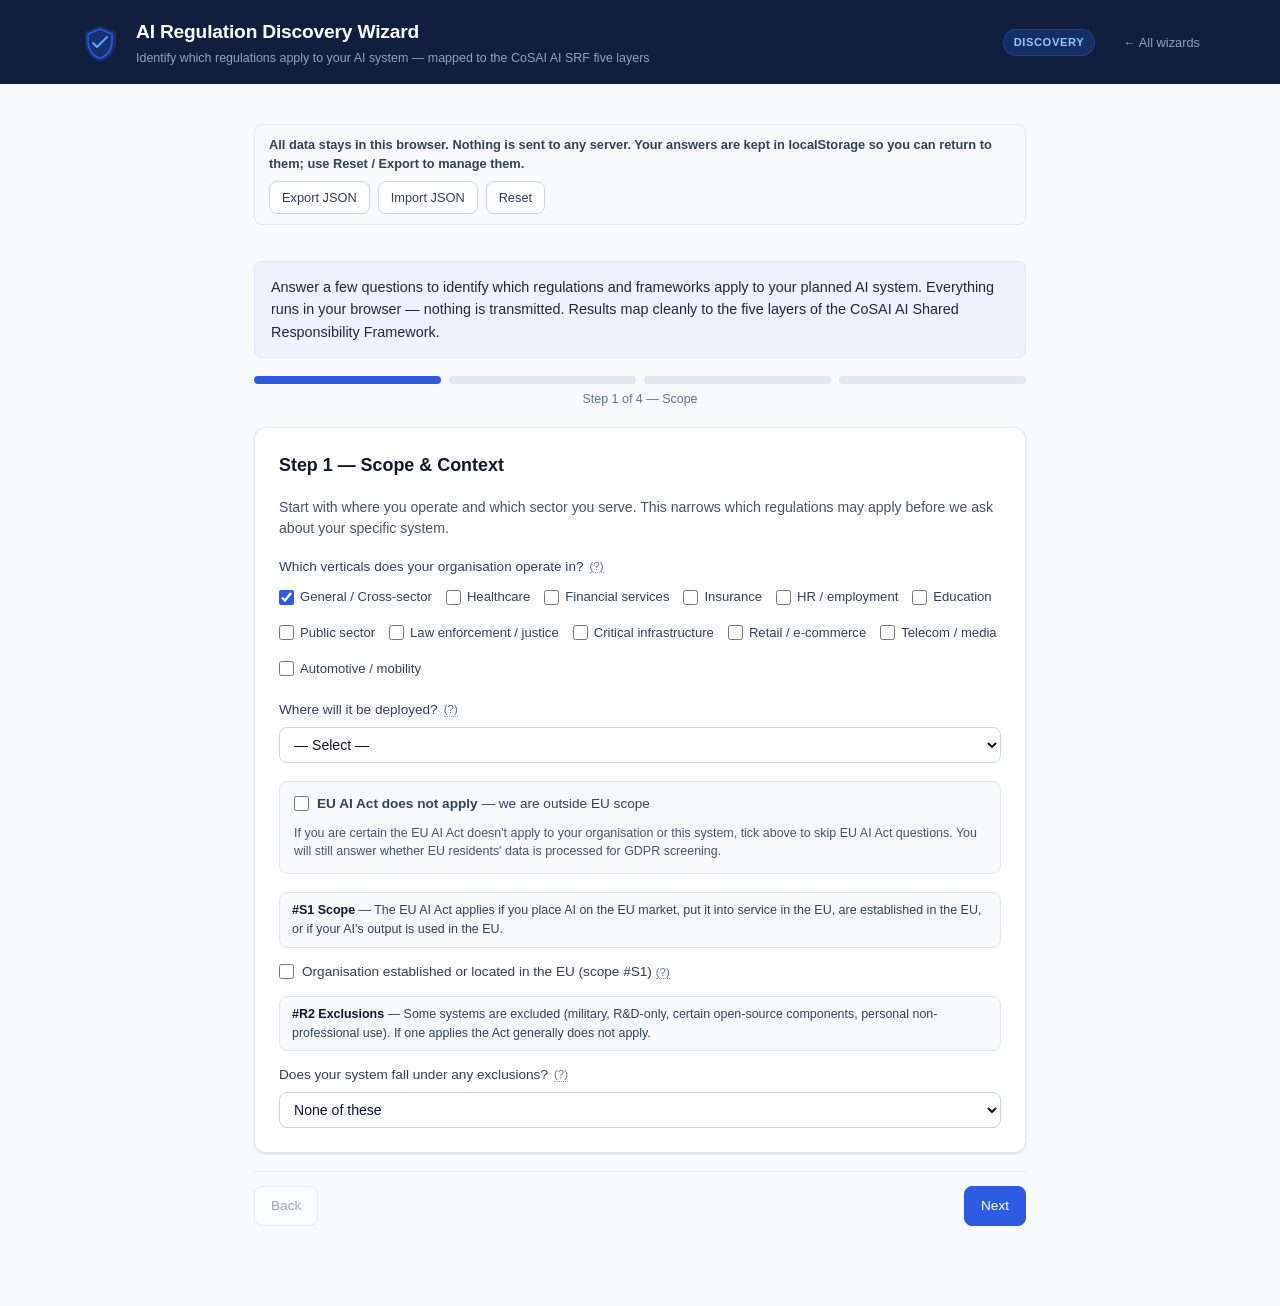
<file: wizards/regulation-discovery/index.html>
<!doctype html>
<html lang="en">
  <head>
    <meta charset="utf-8" />
    <meta name="viewport" content="width=device-width, initial-scale=1" />
    <title>AI Regulation Discovery Wizard — CoSAI Wizards</title>
    <meta
      name="description"
      content="4-step CoSAI AI regulation discovery wizard. Identify which regulations apply to your planned AI system, mapped to the five CoSAI AI SRF layers. Vanilla web, no backend, no tracking."
    />
    <link rel="stylesheet" href="../../shared/styles.css" />
    <link rel="stylesheet" href="styles.css" />
    <script defer src="../../shared/vendor/jspdf.umd.min.js"></script>
    <script defer src="wizard.js"></script>
  </head>
  <body>
    <a class="skip-link" href="#main">Skip to content</a>

    <header class="header" role="banner">
      <div class="header-inner">
        <svg class="header-shield" viewBox="0 0 40 40" fill="none" aria-hidden="true" focusable="false">
          <path d="M20 3L5 9v10c0 9 6.5 17.4 15 19.4C29.5 36.4 36 28 36 19V9L20 3z" fill="#2d5be3" opacity=".3" />
          <path d="M20 6L8 11v8c0 7.4 5.2 14.3 12 16.4C26.8 33.3 32 26.4 32 19v-8L20 6z" stroke="#2d5be3" stroke-width="1.5" fill="none" />
          <path d="M13 20l4 4 10-10" stroke="#60a5fa" stroke-width="2" stroke-linecap="round" stroke-linejoin="round" />
        </svg>
        <div>
          <div class="header-title" data-title>AI Regulation Discovery Wizard</div>
          <div class="header-sub" data-subtitle>Identify which regulations apply — mapped to the CoSAI AI SRF five layers</div>
        </div>
        <div class="header-badge" data-badge>DISCOVERY</div>
        <a class="header-home" href="../../">← All wizards</a>
      </div>
    </header>

    <div id="boot-error" class="boot-error" role="alert" hidden>
      Could not load <code>data.json</code>. If you opened this page via <code>file://</code>, some
      browsers block local <code>fetch()</code>. Serve the directory over HTTP
      (<code>python3 -m http.server</code>) and reload.
    </div>

    <main id="main" class="layout">
      <div class="wizard">
        <div class="state-bar" role="group" aria-label="Wizard state">
          <span class="state-bar__label" id="privacy-note">Your answers stay in this browser.</span>
          <button id="btn-export" class="btn btn--ghost" type="button">Export JSON</button>
          <button id="btn-import" class="btn btn--ghost" type="button">Import JSON</button>
          <input id="file-import" type="file" accept="application/json,.json" />
          <button id="btn-reset" class="btn btn--ghost" type="button">Reset</button>
        </div>

        <div class="intro-block" id="intro-block">
          <p class="intro-text" id="intro-text"></p>
        </div>

        <!-- Step progress rail -->
        <div class="step-rail" role="group" aria-label="Wizard progress">
          <div class="step-rail__bars" id="step-bars">
            <button type="button" class="step-bar" data-step="1" aria-label="Step 1: Scope"></button>
            <button type="button" class="step-bar" data-step="2" aria-label="Step 2: System"></button>
            <button type="button" class="step-bar" data-step="3" aria-label="Step 3: Impact"></button>
            <button type="button" class="step-bar" data-step="4" aria-label="Step 4: Results"></button>
          </div>
          <p class="step-rail__label" id="step-label">Step 1 of 4 — Scope</p>
        </div>

        <!-- Validation errors -->
        <div id="validation-box" class="validation-box" role="alert" hidden>
          <div class="validation-box__content">
            <strong id="validation-title">Please complete before continuing:</strong>
            <ul id="validation-list"></ul>
          </div>
          <button type="button" id="validation-close" class="validation-box__close" aria-label="Dismiss">×</button>
        </div>

        <!-- Step 1: Scope -->
        <section class="step-card" id="step-1" aria-labelledby="step-1-title">
          <h2 id="step-1-title" class="step-title">Step 1 — Scope &amp; Context</h2>
          <p class="step-intro">
            Start with where you operate and which sector you serve. This narrows which regulations
            may apply before we ask about your specific system.
          </p>

          <div class="field">
            <label class="field-label">
              Which verticals does your organisation operate in?
              <span class="tooltip" data-tip="Sectors you serve. Some regulations apply only to specific verticals (e.g. HIPAA for healthcare, FDA for medical devices, SR 11-7 for US banking).">(?)</span>
            </label>
            <div class="chip-grid" id="verticals-chips"></div>
          </div>

          <div class="field">
            <label class="field-label" for="deployment">
              Where will it be deployed?
              <span class="tooltip" data-tip="EU market: placed on the EU market or put into service in the EU. US only / UK only: single-jurisdiction. Global: worldwide. Internal only: within your organisation.">(?)</span>
            </label>
            <select id="deployment" class="select">
              <option value="">— Select deployment —</option>
            </select>
          </div>

          <div class="eu-box">
            <label class="checkbox">
              <input type="checkbox" id="eu-not-applicable" />
              <span><strong>EU AI Act does not apply</strong> — we are outside EU scope</span>
            </label>
            <p class="hint">If you are certain the EU AI Act doesn't apply to your organisation or this system, tick above to skip EU AI Act questions. You will still answer whether EU residents' data is processed for GDPR screening.</p>
          </div>

          <div class="eu-fields eu-ai-fields" id="eu-fields">
            <div class="callout">
              <strong>#S1 Scope</strong> — The EU AI Act applies if you place AI on the EU market, put
              it into service in the EU, are established in the EU, or if your AI's output is used in
              the EU.
            </div>
            <div class="field">
              <label class="checkbox">
                <input type="checkbox" id="eu-established" />
                <span>Organisation established or located in the EU (scope #S1)
                  <span class="tooltip" data-tip="If your organisation has a legal presence in any EU member state, the EU AI Act may apply even if the system is deployed elsewhere.">(?)</span>
                </span>
              </label>
            </div>

            <div class="callout">
              <strong>#R2 Exclusions</strong> — Some systems are excluded (military, R&amp;D-only,
              certain open-source components, personal non-professional use). If one applies the Act
              generally does not apply.
            </div>
            <div class="field">
              <label class="field-label" for="eu-exclusion">
                Does your system fall under any exclusions?
                <span class="tooltip" data-tip="Military: defence-only. R&amp;D only: not yet on market. Open source: under a free/libre licence (note: GPAI and prohibited-practice rules can still apply). Personal: non-professional individual use.">(?)</span>
              </label>
              <select id="eu-exclusion" class="select"></select>
            </div>
          </div>
        </section>

        <!-- Step 2: System -->
        <section class="step-card" id="step-2" hidden aria-labelledby="step-2-title">
          <h2 id="step-2-title" class="step-title">Step 2 — System Description</h2>
          <p class="step-intro">Describe the AI system itself: what it is, what it does, and how it operates.</p>

          <div class="field">
            <label class="field-label" for="asset-type">
              What type of AI system?
              <span class="tooltip" data-tip="Model: a single AI model (foundation / fine-tuned). Agent: an autonomous tool-using agent. Application: a user-facing app (chatbot, recommender). Workflow: a multi-step pipeline (data → model → output).">(?)</span>
            </label>
            <select id="asset-type" class="select"></select>
          </div>

          <div class="field">
            <label class="field-label" for="description">
              What does it do? <span class="field-hint">(max 200 chars)</span>
              <span class="tooltip" data-tip="A brief description helps identify applicable regulations. Include the use case, who it serves, and how it works.">(?)</span>
            </label>
            <textarea id="description" rows="2" maxlength="200" class="textarea" placeholder="e.g. Customer-service chatbot for order status and returns"></textarea>
            <div class="counter"><span id="desc-count">0</span>/200</div>
          </div>

          <div class="field">
            <label class="field-label" for="business-function">
              Which business function?
              <span class="tooltip" data-tip="The primary organisational area using this AI. Affects which regulations apply (e.g. HR triggers employment-discrimination rules; Finance triggers MRM).">(?)</span>
            </label>
            <select id="business-function" class="select"></select>
          </div>

          <div class="eu-fields eu-ai-fields" id="eu-fields-2">
            <div class="callout">
              <strong>#E1 Entity type</strong> — The EU AI Act assigns different obligations depending
              on your role. You can be more than one (e.g. both Provider and Deployer). Pick the one
              that best fits, or "Not applicable" if the Act doesn't apply.
            </div>
            <div class="field">
              <label class="field-label" for="eu-entity">
                EU AI Act entity type (flowchart #E1)
                <span class="tooltip" data-tip="Provider: develops and places on market. Deployer: uses under your authority. Distributor/Importer: supply-chain roles. Product manufacturer: AI in your product. Authorised representative: designated for non-EU providers.">(?)</span>
              </label>
              <select id="eu-entity" class="select"></select>
            </div>
          </div>

          <div class="field">
            <label class="field-label" for="operating-model">
              Operating model?
              <span class="tooltip" data-tip="AI-SaaS: managed AI app (e.g. ChatGPT). AI-PaaS: managed platform (e.g. Bedrock). Agent-PaaS: agent platform. IaaS: self-hosted. Mixed: multi-model. Affects which layers you're accountable for.">(?)</span>
            </label>
            <select id="operating-model" class="select"></select>
          </div>

          <div class="field">
            <label class="field-label" for="autonomy-level">
              Autonomy level?
              <span class="tooltip" data-tip="From L0 (information only) to L5 (full autonomy). Higher autonomy increases human-oversight obligations and typically raises risk.">(?)</span>
            </label>
            <select id="autonomy-level" class="select"></select>
          </div>
        </section>

        <!-- Step 3: Impact & Risk -->
        <section class="step-card" id="step-3" hidden aria-labelledby="step-3-title">
          <h2 id="step-3-title" class="step-title">Step 3 — Impact &amp; Risk</h2>
          <p class="step-intro">Describe how the system affects people, what data it uses, and your initial risk assessment.</p>

          <div class="field field--row">
            <label class="checkbox">
              <input type="checkbox" id="decisions-affecting-people" />
              <span>Will it make or influence decisions affecting people?
                <span class="tooltip" data-tip="E.g. hiring, credit, benefits, access to services. Triggers high-risk classification under the EU AI Act and employment-discrimination statutes.">(?)</span>
              </span>
            </label>
            <label class="checkbox">
              <input type="checkbox" id="interacts-with-end-users" />
              <span>Will it interact directly with end users?
                <span class="tooltip" data-tip="E.g. chatbots, virtual assistants, recommendation UIs. Often triggers transparency obligations (EU AI Act Art. 50).">(?)</span>
              </span>
            </label>
          </div>

          <div class="field">
            <label class="field-label">
              What data will it process?
              <span class="tooltip" data-tip="PII: personally identifiable. Financial / Health / Biometric: sensitive categories. Employment: job-related. Children: triggers enhanced protections. Public: open. Proprietary: internal.">(?)</span>
            </label>
            <div class="chip-grid" id="data-types-chips"></div>
          </div>

          <div class="eu-fields" id="eu-fields-3">
            <div class="field">
              <label class="field-label" for="eu-residents-data">
                Does it process data about EU residents?
                <span class="tooltip" data-tip="Yes: GDPR applies. Unknown: treat as likely. No: only non-EU data. This is independent of deployment region.">(?)</span>
              </label>
              <select id="eu-residents-data" class="select">
                <option value="">— Select —</option>
                <option value="Yes">Yes</option>
                <option value="No">No</option>
                <option value="Unknown">Unknown</option>
              </select>
            </div>

            <div class="callout eu-ai-fields">
              <strong>#R4 Art. 50 Transparency</strong> — Limited-risk AI must inform users when they
              interact with AI. Art. 50 covers: deep-fakes, synthetic content, emotion / biometric
              categorisation, and AI interacting with natural persons.
            </div>
            <div class="field eu-ai-fields">
              <label class="field-label">
                Transparency triggers (#R4 — Art. 50)
                <span class="tooltip" data-tip="Tick all that apply. Each triggers a distinct disclosure obligation.">(?)</span>
              </label>
              <div class="chip-grid chip-grid--stack" id="transparency-chips"></div>
            </div>
          </div>

          <div class="field">
            <label class="field-label" for="expected-risk-level">
              Expected risk level?
              <span class="tooltip" data-tip="Your initial assessment before the engine runs. Low: minimal harm. Medium: limited, reversible. High: significant impact. Critical: severe harm, safety-of-life.">(?)</span>
            </label>
            <select id="expected-risk-level" class="select"></select>
          </div>

          <div class="field">
            <label class="checkbox">
              <input type="checkbox" id="vulnerable-populations" />
              <span>Will vulnerable populations be affected?
                <span class="tooltip" data-tip="Children, elderly, persons with disabilities, or others at greater risk. May require extra safeguards and monitoring.">(?)</span>
              </span>
            </label>
          </div>
        </section>

        <!-- Step 4: Results -->
        <section class="step-card" id="step-4" hidden aria-labelledby="step-4-title">
          <h2 id="step-4-title" class="step-title">Step 4 — Results</h2>

          <div class="summary-card" id="summary-card">
            <h3>Your inputs</h3>
            <dl class="summary-grid" id="summary-grid"></dl>
            <p class="hint">Go back to any previous step to change answers, then re-run discovery.</p>
          </div>

          <div class="run-row">
            <button type="button" id="btn-run" class="btn btn--primary">Run discovery</button>
            <button type="button" id="btn-pdf" class="btn btn--ghost" disabled>Download PDF</button>
          </div>

          <div id="results" class="results" hidden>
            <div class="score-row">
              <div class="score-card">
                <span class="score-label">Risk score</span>
                <span class="score-val" id="risk-score">—</span>
                <span class="score-sub" id="risk-interp">—</span>
              </div>
              <div class="score-card">
                <span class="score-label">Estimated maturity required</span>
                <span class="score-val" id="maturity-level">—</span>
                <span class="score-sub">CoSAI SRF maturity target</span>
              </div>
              <div class="score-card">
                <span class="score-label">Applicable regulations</span>
                <span class="score-val" id="reg-count">—</span>
                <span class="score-sub"><span id="mandatory-count">0</span> mandatory · <span id="likely-count">0</span> likely</span>
              </div>
            </div>

            <section class="results-section">
              <h3>Applicable regulations</h3>
              <ul class="reg-list" id="reg-list"></ul>
            </section>

            <section class="results-section">
              <h3>Top controls by SRF layer</h3>
              <p class="hint">Priority controls derived from the regulations above, grouped by the CoSAI AI SRF layer that holds primary accountability.</p>
              <div class="layer-controls" id="layer-controls"></div>
            </section>
          </div>
        </section>

        <div class="nav-row">
          <button type="button" id="btn-back" class="btn btn--ghost" disabled>Back</button>
          <button type="button" id="btn-next" class="btn btn--primary">Next</button>
        </div>
      </div>
    </main>
  </body>
</html>
</file>
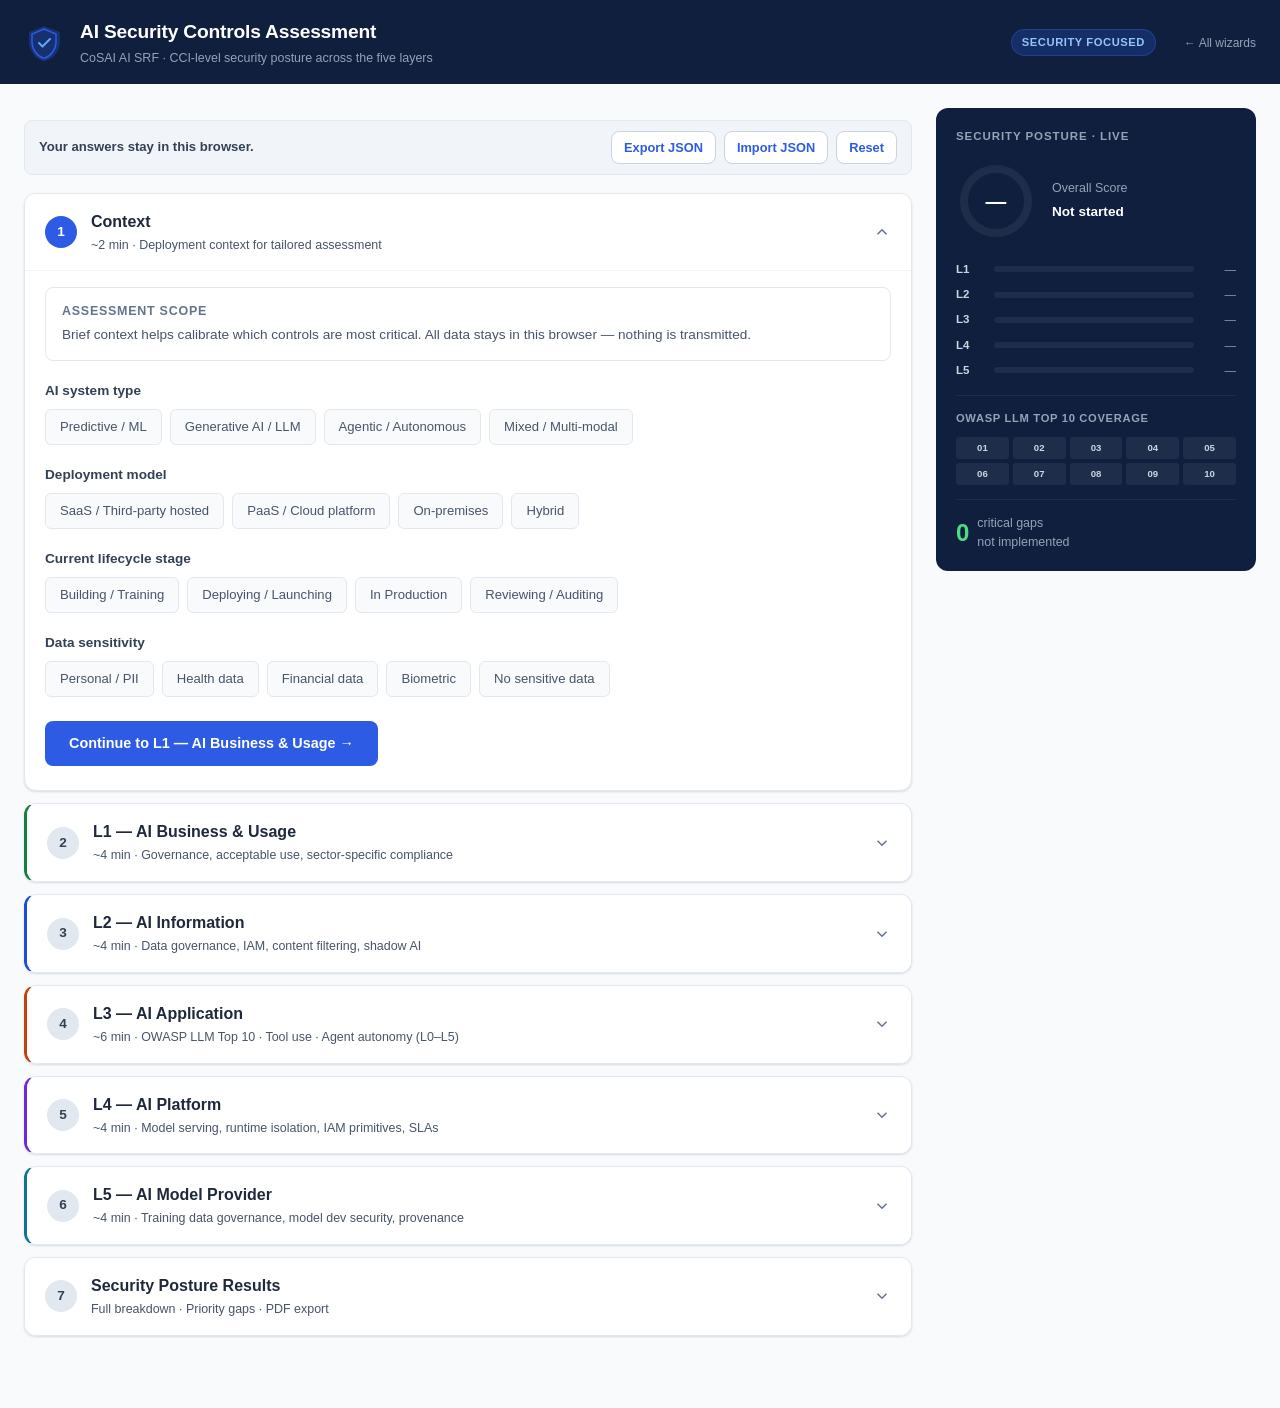
<file: wizards/security-controls/index.html>
<!doctype html>
<html lang="en">
  <head>
    <meta charset="utf-8" />
    <meta name="viewport" content="width=device-width, initial-scale=1" />
    <title>AI Security Controls Assessment — CoSAI Wizards</title>
    <meta
      name="description"
      content="5-layer CoSAI AI security controls assessment with OWASP LLM Top 10 coverage and PDF export. Vanilla web, no tracking, no backend."
    />
    <link rel="stylesheet" href="../../shared/styles.css" />
    <link rel="stylesheet" href="styles.css" />
    <script defer src="../../shared/vendor/jspdf.umd.min.js"></script>
    <script defer src="wizard.js"></script>
  </head>
  <body>
    <a class="skip-link" href="#main">Skip to content</a>

    <header class="header" role="banner">
      <div class="header-inner">
        <svg class="header-shield" viewBox="0 0 40 40" fill="none" aria-hidden="true" focusable="false">
          <path d="M20 3L5 9v10c0 9 6.5 17.4 15 19.4C29.5 36.4 36 28 36 19V9L20 3z" fill="#2d5be3" opacity=".3" />
          <path d="M20 6L8 11v8c0 7.4 5.2 14.3 12 16.4C26.8 33.3 32 26.4 32 19v-8L20 6z" stroke="#2d5be3" stroke-width="1.5" fill="none" />
          <path d="M15 20l3.5 3.5L26 16" stroke="#60a5fa" stroke-width="2" stroke-linecap="round" stroke-linejoin="round" />
        </svg>
        <div>
          <div class="header-title" data-title>AI Security Controls Assessment</div>
          <div class="header-sub" data-subtitle>CoSAI · CCI-level security posture across 5 layers</div>
        </div>
        <div class="header-badge" data-badge>SECURITY FOCUSED</div>
        <a class="header-home" href="../../">← All wizards</a>
      </div>
    </header>

    <div id="boot-error" class="boot-error" role="alert" hidden>
      Could not load <code>data.json</code>. If you opened this page via <code>file://</code>, some
      browsers block local <code>fetch()</code>. Serve the directory over HTTP
      (<code>python3 -m http.server</code>) and reload.
    </div>

    <main id="main" class="layout">
      <div class="wizard">
        <div class="state-bar" role="group" aria-label="Assessment state">
          <span class="state-bar__label">Your answers stay in this browser.</span>
          <button id="btn-export" class="btn btn--ghost" type="button">Export JSON</button>
          <button id="btn-import" class="btn btn--ghost" type="button">Import JSON</button>
          <input id="file-import" type="file" accept="application/json,.json" />
          <button id="btn-reset" class="btn btn--ghost" type="button">Reset</button>
        </div>

        <!-- Phase 1: Context -->
        <section class="phase-card" id="phase-card-1" aria-labelledby="phase-title-1">
          <button type="button" class="phase-header" id="phase-header-1" data-phase-toggle="1" aria-expanded="true" aria-controls="phase-body-1">
            <div class="phase-num active" id="phase-num-1"><span class="phase-num-text">1</span></div>
            <div>
              <div class="phase-title" id="phase-title-1">Context</div>
              <div class="phase-meta" id="phase-meta-1">~2 min · Deployment context for tailored assessment</div>
            </div>
            <svg class="phase-chevron open" id="phase-chev-1" viewBox="0 0 24 24" fill="none" stroke="currentColor" stroke-width="2" aria-hidden="true">
              <path d="M6 9l6 6 6-6" />
            </svg>
          </button>
          <div class="phase-body open" id="phase-body-1">
            <div class="section-intro">
              <div class="section-intro-title">Assessment scope</div>
              <div class="section-intro-text" id="context-intro">Brief context helps calibrate which controls are most critical. All data stays in this browser — nothing is transmitted.</div>
            </div>
            <div id="context-fields"></div>
            <button class="complete-btn" type="button" data-phase-complete="1" data-phase-next="2">Continue to L1 — AI Business &amp; Usage →</button>
          </div>
        </section>

        <!-- Phases 2–6: Layer controls (templated) -->
        <section class="phase-card" data-layer="l1" id="phase-card-2" aria-labelledby="phase-title-2">
          <button type="button" class="phase-header" id="phase-header-2" data-phase-toggle="2" aria-expanded="false" aria-controls="phase-body-2">
            <div class="phase-num" id="phase-num-2"><span class="phase-num-text">2</span></div>
            <div>
              <div class="phase-title" id="phase-title-2">L1 — AI Business &amp; Usage</div>
              <div class="phase-meta" id="phase-meta-2"></div>
            </div>
            <svg class="phase-chevron" id="phase-chev-2" viewBox="0 0 24 24" fill="none" stroke="currentColor" stroke-width="2" aria-hidden="true"><path d="M6 9l6 6 6-6" /></svg>
          </button>
          <div class="phase-body" id="phase-body-2">
            <div class="section-intro" style="border-left: 3px solid var(--l1)">
              <div class="section-intro-title" style="color: var(--l1)">L1 · AI Business &amp; Usage</div>
              <div class="section-intro-text" id="intro-l1"></div>
            </div>
            <div id="ctrls-l1"></div>
            <button class="complete-btn" type="button" data-phase-complete="2" data-phase-next="3" id="next-btn-2">Continue →</button>
          </div>
        </section>

        <section class="phase-card" data-layer="l2" id="phase-card-3" aria-labelledby="phase-title-3">
          <button type="button" class="phase-header" id="phase-header-3" data-phase-toggle="3" aria-expanded="false" aria-controls="phase-body-3">
            <div class="phase-num" id="phase-num-3"><span class="phase-num-text">3</span></div>
            <div>
              <div class="phase-title" id="phase-title-3">L2 — AI Information</div>
              <div class="phase-meta" id="phase-meta-3"></div>
            </div>
            <svg class="phase-chevron" id="phase-chev-3" viewBox="0 0 24 24" fill="none" stroke="currentColor" stroke-width="2" aria-hidden="true"><path d="M6 9l6 6 6-6" /></svg>
          </button>
          <div class="phase-body" id="phase-body-3">
            <div class="section-intro" style="border-left: 3px solid var(--l2)">
              <div class="section-intro-title" style="color: var(--l2)">L2 · AI Information</div>
              <div class="section-intro-text" id="intro-l2"></div>
            </div>
            <div id="ctrls-l2"></div>
            <button class="complete-btn" type="button" data-phase-complete="3" data-phase-next="4" id="next-btn-3">Continue →</button>
          </div>
        </section>

        <section class="phase-card" data-layer="l3" id="phase-card-4" aria-labelledby="phase-title-4">
          <button type="button" class="phase-header" id="phase-header-4" data-phase-toggle="4" aria-expanded="false" aria-controls="phase-body-4">
            <div class="phase-num" id="phase-num-4"><span class="phase-num-text">4</span></div>
            <div>
              <div class="phase-title" id="phase-title-4">L3 — AI Application</div>
              <div class="phase-meta" id="phase-meta-4"></div>
            </div>
            <svg class="phase-chevron" id="phase-chev-4" viewBox="0 0 24 24" fill="none" stroke="currentColor" stroke-width="2" aria-hidden="true"><path d="M6 9l6 6 6-6" /></svg>
          </button>
          <div class="phase-body" id="phase-body-4">
            <div class="section-intro" style="border-left: 3px solid var(--l3)">
              <div class="section-intro-title" style="color: var(--l3)">L3 · AI Application</div>
              <div class="section-intro-text" id="intro-l3"></div>
            </div>

            <div class="owasp-section">
              <button type="button" class="owasp-header" id="owasp-header" data-owasp-toggle aria-expanded="false" aria-controls="owasp-body">
                <svg width="16" height="16" viewBox="0 0 24 24" fill="none" stroke="#ea580c" stroke-width="2" aria-hidden="true">
                  <path d="M12 22s8-4 8-10V5l-8-3-8 3v7c0 6 8 10 8 10z" />
                </svg>
                <span class="owasp-header-title">OWASP LLM Top 10 — 2025 Edition</span>
                <span class="owasp-header-sub" id="owasp-coverage-label">0 / 10 addressed</span>
              </button>
              <div class="owasp-body" id="owasp-body">
                <p style="font-size: 0.78rem; color: var(--slate-500); margin-bottom: 12px">
                  Mark mitigation status for each LLM risk. NIST AI 100-2e attack taxonomy IDs shown where mapped.
                </p>
                <div class="owasp-grid" id="owasp-grid"></div>
              </div>
            </div>

            <div id="ctrls-l3"></div>
            <button class="complete-btn" type="button" data-phase-complete="4" data-phase-next="5" id="next-btn-4">Continue →</button>
          </div>
        </section>

        <section class="phase-card" data-layer="l4" id="phase-card-5" aria-labelledby="phase-title-5">
          <button type="button" class="phase-header" id="phase-header-5" data-phase-toggle="5" aria-expanded="false" aria-controls="phase-body-5">
            <div class="phase-num" id="phase-num-5"><span class="phase-num-text">5</span></div>
            <div>
              <div class="phase-title" id="phase-title-5">L4 — AI Platform</div>
              <div class="phase-meta" id="phase-meta-5"></div>
            </div>
            <svg class="phase-chevron" id="phase-chev-5" viewBox="0 0 24 24" fill="none" stroke="currentColor" stroke-width="2" aria-hidden="true"><path d="M6 9l6 6 6-6" /></svg>
          </button>
          <div class="phase-body" id="phase-body-5">
            <div class="section-intro" style="border-left: 3px solid var(--l4)">
              <div class="section-intro-title" style="color: var(--l4)">L4 · AI Platform</div>
              <div class="section-intro-text" id="intro-l4"></div>
            </div>
            <div id="ctrls-l4"></div>
            <button class="complete-btn" type="button" data-phase-complete="5" data-phase-next="6" id="next-btn-5">Continue →</button>
          </div>
        </section>

        <section class="phase-card" data-layer="l5" id="phase-card-6" aria-labelledby="phase-title-6">
          <button type="button" class="phase-header" id="phase-header-6" data-phase-toggle="6" aria-expanded="false" aria-controls="phase-body-6">
            <div class="phase-num" id="phase-num-6"><span class="phase-num-text">6</span></div>
            <div>
              <div class="phase-title" id="phase-title-6">L5 — AI Model Provider</div>
              <div class="phase-meta" id="phase-meta-6"></div>
            </div>
            <svg class="phase-chevron" id="phase-chev-6" viewBox="0 0 24 24" fill="none" stroke="currentColor" stroke-width="2" aria-hidden="true"><path d="M6 9l6 6 6-6" /></svg>
          </button>
          <div class="phase-body" id="phase-body-6">
            <div class="section-intro" style="border-left: 3px solid var(--l5)">
              <div class="section-intro-title" style="color: var(--l5)">L5 · AI Model Provider</div>
              <div class="section-intro-text" id="intro-l5"></div>
            </div>
            <div id="ctrls-l5"></div>
            <button class="complete-btn" type="button" data-phase-complete="6" data-phase-next="7" id="next-btn-6">View Security Posture Results →</button>
          </div>
        </section>

        <!-- Phase 7: Results -->
        <section class="phase-card" id="phase-card-7" aria-labelledby="phase-title-7">
          <button type="button" class="phase-header" id="phase-header-7" data-phase-toggle="7" aria-expanded="false" aria-controls="phase-body-7">
            <div class="phase-num" id="phase-num-7"><span class="phase-num-text">7</span></div>
            <div>
              <div class="phase-title" id="phase-title-7">Security Posture Results</div>
              <div class="phase-meta">Full breakdown · Priority gaps · PDF export</div>
            </div>
            <svg class="phase-chevron" id="phase-chev-7" viewBox="0 0 24 24" fill="none" stroke="currentColor" stroke-width="2" aria-hidden="true"><path d="M6 9l6 6 6-6" /></svg>
          </button>
          <div class="phase-body" id="phase-body-7">
            <div id="results-content">
              <p class="results-empty">Complete all five layers to generate your security posture report.</p>
            </div>
          </div>
        </section>
      </div>

      <aside class="live-panel" aria-label="Live security posture summary">
        <div class="panel-title">Security Posture · Live</div>

        <div class="score-ring-wrap">
          <div class="score-ring">
            <svg width="80" height="80" viewBox="0 0 80 80" aria-hidden="true">
              <circle class="score-ring-bg" cx="40" cy="40" r="32" />
              <circle class="score-ring-fg" id="ring-fg" cx="40" cy="40" r="32" stroke="#2d5be3" stroke-dasharray="201.06" stroke-dashoffset="201.06" />
            </svg>
            <div class="score-ring-val" id="ring-val" aria-live="polite">—</div>
          </div>
          <div class="score-meta">
            <div class="score-label">Overall Score</div>
            <div class="score-interp" id="score-interp">Not started</div>
          </div>
        </div>

        <div class="layer-bars">
          <div class="layer-bar-row">
            <span class="layer-bar-label" style="color: var(--l1)">L1</span>
            <div class="layer-bar-track"><div class="layer-bar-fill" id="bar-l1" style="width: 0%; background: var(--l1)"></div></div>
            <span class="layer-bar-pct" id="pct-l1">—</span>
          </div>
          <div class="layer-bar-row">
            <span class="layer-bar-label" style="color: var(--l2)">L2</span>
            <div class="layer-bar-track"><div class="layer-bar-fill" id="bar-l2" style="width: 0%; background: var(--l2)"></div></div>
            <span class="layer-bar-pct" id="pct-l2">—</span>
          </div>
          <div class="layer-bar-row">
            <span class="layer-bar-label" style="color: var(--l3)">L3</span>
            <div class="layer-bar-track"><div class="layer-bar-fill" id="bar-l3" style="width: 0%; background: var(--l3)"></div></div>
            <span class="layer-bar-pct" id="pct-l3">—</span>
          </div>
          <div class="layer-bar-row">
            <span class="layer-bar-label" style="color: var(--l4)">L4</span>
            <div class="layer-bar-track"><div class="layer-bar-fill" id="bar-l4" style="width: 0%; background: var(--l4)"></div></div>
            <span class="layer-bar-pct" id="pct-l4">—</span>
          </div>
          <div class="layer-bar-row">
            <span class="layer-bar-label" style="color: var(--l5)">L5</span>
            <div class="layer-bar-track"><div class="layer-bar-fill" id="bar-l5" style="width: 0%; background: var(--l5)"></div></div>
            <span class="layer-bar-pct" id="pct-l5">—</span>
          </div>
        </div>

        <div class="owasp-mini">
          <div class="owasp-mini-title">OWASP LLM Top 10 Coverage</div>
          <div class="owasp-mini-grid" id="owasp-mini-grid"></div>
        </div>

        <div class="gaps-row">
          <div class="gaps-num" id="gaps-num">—</div>
          <div class="gaps-info">critical gaps<br />not implemented</div>
        </div>
      </aside>
    </main>
  </body>
</html>
</file>
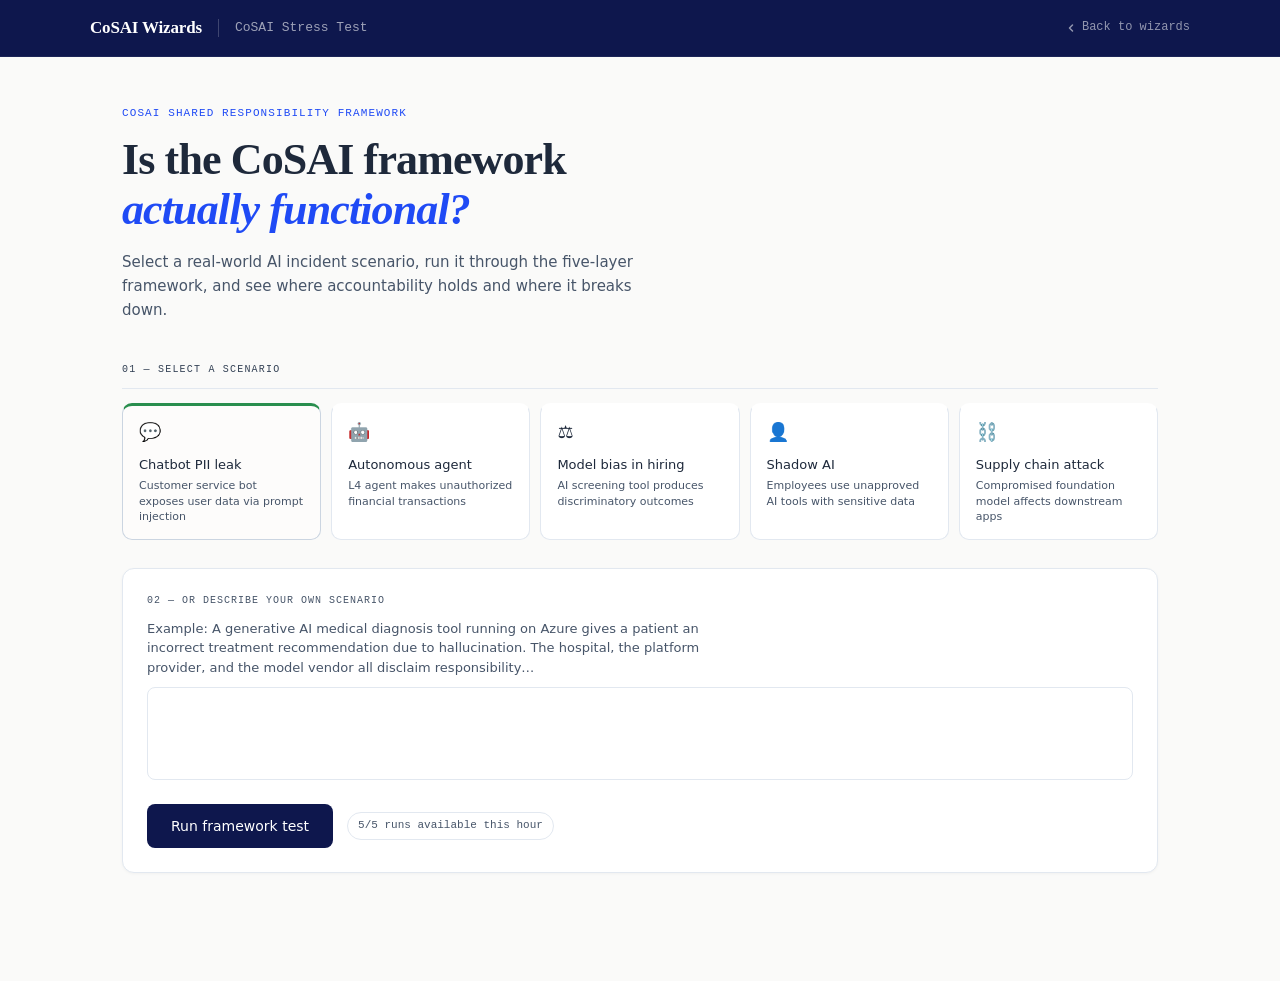
<file: wizards/srf-stress/index.html>
<!DOCTYPE html>
<html lang="en">
<head>
<meta charset="UTF-8">
<meta name="viewport" content="width=device-width, initial-scale=1.0">
<title>CoSAI Framework Stress Test</title>
<link rel="stylesheet" href="../../shared/styles.css">
<style>
  :root {
    --bg: #fafaf9;
    --surface: #ffffff;
    --border: #e2e8f0;
    --border-strong: #cbd5e1;
    --text: #1e293b;
    --muted: #475569;
    --subtle: #334155;
    --navy: #0e174d;
    --navy-accent: #1f4af5;
    --navy-light: #eef2ff;

    --l1-bg: hsl(142 50% 94%);
    --l1-border: hsl(142 45% 70%);
    --l1-text: hsl(142 55% 24%);
    --l1-accent: hsl(142 55% 36%);

    --l2-bg: hsl(217 70% 95%);
    --l2-border: hsl(217 55% 70%);
    --l2-text: hsl(217 65% 26%);
    --l2-accent: hsl(217 80% 46%);

    --l3-bg: hsl(21 80% 95%);
    --l3-border: hsl(21 60% 70%);
    --l3-text: hsl(21 70% 26%);
    --l3-accent: hsl(21 85% 44%);

    --l4-bg: hsl(330 55% 95%);
    --l4-border: hsl(330 45% 70%);
    --l4-text: hsl(330 55% 26%);
    --l4-accent: hsl(330 65% 44%);

    --l5-bg: hsl(270 55% 95%);
    --l5-border: hsl(270 45% 70%);
    --l5-text: hsl(270 55% 26%);
    --l5-accent: hsl(270 60% 46%);

    --ok: hsl(142 55% 24%);
    --ok-bg: hsl(142 50% 94%);
    --warn: hsl(38 92% 30%);
    --warn-bg: hsl(38 92% 94%);
    --gap: hsl(0 72% 35%);
    --gap-bg: hsl(0 72% 95%);
  }

  *, *::before, *::after { box-sizing: border-box; margin: 0; padding: 0; }

  body {
    background-color: var(--bg);
    color: var(--text);
    font-family: system-ui, -apple-system, 'Segoe UI', Roboto, sans-serif;
    font-weight: 400;
    min-height: 100vh;
    line-height: 1.6;
  }

  /* ── HEADER ── */
  header {
    background: var(--navy);
    padding: 0 32px;
    position: sticky;
    top: 0;
    z-index: 100;
    border-bottom: 1px solid rgba(255,255,255,0.06);
  }
  .header-inner {
    max-width: 1100px;
    margin: 0 auto;
    height: 56px;
    display: flex;
    align-items: center;
    gap: 16px;
  }
  .header-wordmark {
    font-family: Georgia, 'Times New Roman', serif;
    font-size: 17px;
    font-weight: 600;
    color: #ffffff;
    letter-spacing: -0.01em;
    text-decoration: none;
  }
  .header-sep {
    width: 1px;
    height: 18px;
    background: rgba(255,255,255,0.2);
  }
  .header-tool {
    font-size: 13px;
    color: rgba(255,255,255,0.6);
    font-family: ui-monospace, SFMono-Regular, Menlo, Consolas, monospace;
    font-weight: 400;
  }
  .header-back {
    margin-left: auto;
    font-size: 12px;
    color: rgba(255,255,255,0.55);
    text-decoration: none;
    display: flex;
    align-items: center;
    gap: 5px;
    transition: color 0.15s;
    font-family: ui-monospace, SFMono-Regular, Menlo, Consolas, monospace;
  }
  .header-back:hover { color: rgba(255,255,255,0.9); }
  .header-back svg { width: 12px; height: 12px; }

  /* ── MAIN ── */
  main {
    max-width: 1100px;
    margin: 0 auto;
    padding: 48px 32px 80px;
  }

  .hero { margin-bottom: 40px; }
  .hero-eyebrow {
    font-family: ui-monospace, SFMono-Regular, Menlo, Consolas, monospace;
    font-size: 11px;
    letter-spacing: 0.1em;
    color: var(--navy-accent);
    margin-bottom: 12px;
  }
  .hero h1 {
    font-family: Georgia, 'Times New Roman', serif;
    font-size: clamp(28px, 4.5vw, 44px);
    font-weight: 600;
    line-height: 1.15;
    letter-spacing: -0.02em;
    color: var(--text);
    margin-bottom: 14px;
  }
  .hero h1 em {
    font-style: italic;
    color: var(--navy-accent);
  }
  .hero p {
    color: var(--muted);
    font-size: 15px;
    max-width: 540px;
    font-weight: 300;
  }

  /* ── SECTION LABEL ── */
  .section-label {
    font-family: ui-monospace, SFMono-Regular, Menlo, Consolas, monospace;
    font-size: 10px;
    letter-spacing: 0.12em;
    color: var(--subtle);
    text-transform: uppercase;
    margin-bottom: 14px;
    padding-bottom: 10px;
    border-bottom: 1px solid var(--border);
  }

  /* ── SCENARIO GRID ── */
  .scenario-grid {
    display: grid;
    grid-template-columns: repeat(auto-fit, minmax(190px, 1fr));
    gap: 10px;
    margin-bottom: 28px;
  }
  .scenario-card {
    border: 1px solid var(--border);
    border-top: 3px solid transparent;
    border-radius: 10px;
    padding: 12px 16px 14px;
    cursor: pointer;
    transition: border-color 0.15s, border-top-color 0.15s, box-shadow 0.15s;
    background: var(--surface);
  }
  .scenario-card:hover {
    border-color: var(--border-strong);
    border-top-color: var(--card-accent, var(--navy-accent));
    box-shadow: 0 2px 8px rgba(0,0,0,0.06);
  }
  .scenario-card.active {
    border-color: var(--border-strong);
    border-top-color: var(--card-accent, var(--navy-accent));
    background: #fdfcfb;
  }
  .scenario-card .icon { font-size: 18px; margin-bottom: 8px; }
  .scenario-card .label { font-size: 13px; font-weight: 500; color: var(--text); margin-bottom: 3px; }
  .scenario-card .desc { font-size: 11px; color: var(--muted); line-height: 1.4; }

  /* ── INPUT AREA ── */
  .input-box {
    background: var(--surface);
    border: 1px solid var(--border);
    border-radius: 12px;
    padding: 24px;
    margin-bottom: 28px;
    box-shadow: 0 1px 3px rgba(0,0,0,0.04);
  }
  .input-box label {
    display: block;
    font-family: ui-monospace, SFMono-Regular, Menlo, Consolas, monospace;
    font-size: 10px;
    letter-spacing: 0.1em;
    color: var(--muted);
    text-transform: uppercase;
    margin-bottom: 10px;
  }
  .input-hint {
    font-size: 13px;
    line-height: 1.5;
    color: #475569;
    margin-bottom: 10px;
    max-width: 72ch;
  }
  textarea {
    width: 100%;
    appearance: none;
    -webkit-appearance: none;
    background-color: #ffffff;
    border: 1px solid var(--border);
    border-radius: 8px;
    color: #0f172a;
    caret-color: #0f172a;
    font-family: system-ui, -apple-system, 'Segoe UI', Roboto, sans-serif;
    font-size: 14px;
    font-weight: 400;
    padding: 12px 14px;
    resize: none;
    min-height: 90px;
    outline: none;
    transition: border-color 0.15s, box-shadow 0.15s;
    line-height: 1.6;
  }
  textarea:focus {
    border-color: var(--navy-accent);
    box-shadow: 0 0 0 3px rgba(31,74,245,0.08);
    background: white;
  }

  .run-row {
    display: flex;
    align-items: center;
    gap: 14px;
    margin-top: 16px;
    flex-wrap: wrap;
  }
  .run-btn {
    display: inline-flex;
    align-items: center;
    gap: 8px;
    background: var(--navy);
    color: #ffffff;
    border: none;
    border-radius: 8px;
    padding: 11px 24px;
    font-size: 14px;
    font-weight: 500;
    font-family: system-ui, -apple-system, 'Segoe UI', Roboto, sans-serif;
    cursor: pointer;
    transition: all 0.15s;
  }
  .run-btn:hover { background: #19267a; }
  .run-btn:disabled { opacity: 0.45; cursor: not-allowed; }
  .run-btn .spinner {
    width: 14px; height: 14px;
    border: 2px solid rgba(255,255,255,0.3);
    border-top-color: #fff;
    border-radius: 50%;
    animation: spin 0.7s linear infinite;
    display: none;
  }
  .run-btn.loading .spinner { display: block; }
  .run-btn.loading .btn-text { opacity: 0.7; }
  @keyframes spin { to { transform: rotate(360deg); } }

  .rl-badge {
    font-family: ui-monospace, SFMono-Regular, Menlo, Consolas, monospace;
    font-size: 11px;
    padding: 4px 10px;
    border-radius: 20px;
    border: 1px solid var(--border);
    color: var(--muted);
    background: var(--surface);
  }
  .rl-badge.exhausted {
    color: var(--gap);
    border-color: hsl(0 72% 75%);
    background: var(--gap-bg);
  }

  .error-msg {
    margin-top: 10px;
    font-size: 13px;
    color: var(--gap);
    background: var(--gap-bg);
    border: 1px solid hsl(0 72% 75%);
    border-radius: 6px;
    padding: 8px 12px;
    display: none;
  }
  .error-msg.visible { display: block; }

  /* ── RESULTS ── */
  #results { display: none; }
  #results.visible { display: block; }

  .results-header {
    display: flex;
    align-items: center;
    gap: 12px;
    margin-bottom: 24px;
    padding-bottom: 18px;
    border-bottom: 1px solid var(--border);
    flex-wrap: wrap;
  }
  .results-header h2 {
    font-family: Georgia, 'Times New Roman', serif;
    font-size: 20px;
    font-weight: 600;
    color: var(--text);
  }
  .verdict-badge {
    font-family: ui-monospace, SFMono-Regular, Menlo, Consolas, monospace;
    font-size: 10px;
    padding: 3px 10px;
    border-radius: 20px;
    letter-spacing: 0.06em;
    font-weight: 500;
  }
  .verdict-functional { background: var(--ok-bg); color: var(--ok); border: 1px solid hsl(142 45% 70%); }
  .verdict-partial { background: var(--warn-bg); color: var(--warn); border: 1px solid hsl(38 92% 70%); }
  .verdict-gaps { background: var(--gap-bg); color: var(--gap); border: 1px solid hsl(0 72% 75%); }

  /* ── LAYERS GRID ── */
  .layers-grid { display: grid; gap: 8px; margin-bottom: 28px; }
  .layer-row {
    background: var(--surface);
    border: 1px solid var(--border);
    border-radius: 10px;
    padding: 14px 18px;
    display: grid;
    grid-template-columns: 190px 1fr 110px;
    gap: 14px;
    align-items: start;
    transition: box-shadow 0.15s;
  }
  .layer-row:hover { box-shadow: 0 2px 8px rgba(0,0,0,0.06); }
  .layer-name { font-family: ui-monospace, SFMono-Regular, Menlo, Consolas, monospace; font-size: 11px; color: var(--muted); }
  .layer-name strong { display: block; font-size: 12px; color: var(--text); margin-bottom: 2px; font-weight: 500; }
  .layer-finding { font-size: 13px; color: var(--text); line-height: 1.5; }
  .layer-status {
    text-align: right;
    font-family: ui-monospace, SFMono-Regular, Menlo, Consolas, monospace;
    font-size: 10px;
    padding: 3px 9px;
    border-radius: 6px;
    white-space: nowrap;
    font-weight: 500;
  }
  .status-ok { background: var(--ok-bg); color: var(--ok); }
  .status-warn { background: var(--warn-bg); color: var(--warn); }
  .status-gap { background: var(--gap-bg); color: var(--gap); }

  /* ── SCORE BARS ── */
  .score-section { margin-bottom: 28px; }
  .score-row {
    display: flex;
    align-items: center;
    gap: 12px;
    margin-bottom: 8px;
  }
  .score-label { font-size: 12px; color: var(--muted); width: 170px; flex-shrink: 0; font-family: ui-monospace, SFMono-Regular, Menlo, Consolas, monospace; }
  .score-bar-bg {
    flex: 1;
    height: 5px;
    background: var(--border);
    border-radius: 3px;
    overflow: hidden;
  }
  .score-bar-fill {
    height: 100%;
    border-radius: 3px;
    transition: width 0.8s cubic-bezier(0.4,0,0.2,1);
    width: 0;
  }
  .score-val { font-family: ui-monospace, SFMono-Regular, Menlo, Consolas, monospace; font-size: 11px; color: var(--muted); width: 40px; text-align: right; }

  /* ── THREE PANELS ── */
  .three-col {
    display: grid;
    grid-template-columns: 1fr 1fr 1fr;
    gap: 14px;
    margin-bottom: 28px;
  }
  @media (max-width: 680px) { .three-col { grid-template-columns: 1fr; } }

  .panel-card {
    background: var(--surface);
    border: 1px solid var(--border);
    border-radius: 12px;
    padding: 18px;
    box-shadow: 0 1px 3px rgba(0,0,0,0.04);
  }
  .panel-card h3 {
    font-family: ui-monospace, SFMono-Regular, Menlo, Consolas, monospace;
    font-size: 10px;
    letter-spacing: 0.1em;
    margin-bottom: 12px;
    padding-bottom: 10px;
    border-bottom: 1px solid var(--border);
    font-weight: 500;
  }
  .panel-card h3.ok { color: var(--ok); }
  .panel-card h3.warn { color: var(--warn); }
  .panel-card h3.info { color: var(--navy-accent); }
  .panel-card ul { list-style: none; }
  .panel-card ul li {
    font-size: 13px;
    color: var(--muted);
    padding: 5px 0;
    border-bottom: 1px solid var(--border);
    display: flex;
    gap: 8px;
    align-items: flex-start;
    line-height: 1.4;
  }
  .panel-card ul li:last-child { border-bottom: none; }
  .panel-card ul li::before {
    content: '·';
    color: var(--border-strong);
    flex-shrink: 0;
    margin-top: 1px;
    font-size: 16px;
    line-height: 1.2;
  }

  /* ── VERDICT BOX ── */
  .verdict-box {
    background: var(--surface);
    border: 1px solid var(--border);
    border-left: 4px solid var(--navy-accent);
    border-radius: 10px;
    padding: 24px;
    margin-bottom: 28px;
    box-shadow: 0 1px 3px rgba(0,0,0,0.04);
  }
  .verdict-box h2 {
    font-family: Georgia, 'Times New Roman', serif;
    font-size: 17px;
    font-weight: 600;
    margin-bottom: 12px;
    color: var(--text);
  }
  .verdict-box .summary-text {
    font-size: 14px;
    color: var(--muted);
    line-height: 1.7;
    font-weight: 300;
  }

  /* ── ALT FRAMEWORKS ── */
  .alt-models { margin-bottom: 28px; }
  .alt-models h2 {
    font-family: Georgia, 'Times New Roman', serif;
    font-size: 20px;
    font-weight: 600;
    margin-bottom: 18px;
    color: var(--text);
  }
  .model-cards {
    display: grid;
    grid-template-columns: repeat(auto-fit, minmax(260px, 1fr));
    gap: 14px;
  }
  .model-card {
    background: var(--surface);
    border: 1px solid var(--border);
    border-top: 3px solid var(--mc, var(--navy-accent));
    border-radius: 10px;
    padding: 18px;
    box-shadow: 0 1px 3px rgba(0,0,0,0.04);
  }
  .model-card .model-name { font-weight: 500; font-size: 14px; margin-bottom: 3px; color: var(--text); }
  .model-card .model-origin {
    font-family: ui-monospace, SFMono-Regular, Menlo, Consolas, monospace;
    font-size: 10px;
    color: var(--subtle);
    margin-bottom: 10px;
  }
  .model-card .model-desc { font-size: 13px; color: var(--muted); line-height: 1.5; margin-bottom: 10px; font-weight: 300; }
  .model-card .model-vs {
    font-size: 12px;
    color: var(--text);
    background: #f8fafc;
    border: 1px solid var(--border);
    border-radius: 6px;
    padding: 9px 11px;
    line-height: 1.5;
  }
  .model-card .model-verdict {
    margin-top: 8px;
    font-size: 10px;
    font-family: ui-monospace, SFMono-Regular, Menlo, Consolas, monospace;
    color: var(--subtle);
    font-weight: 500;
    letter-spacing: 0.06em;
  }

  .offline-note {
    display: none;
    font-size: 13px;
    color: var(--muted);
    margin-top: 10px;
    line-height: 1.45;
    max-width: 52em;
  }
  .offline-note.visible { display: block; }

  @media (max-width: 640px) {
    main { padding: 32px 20px 60px; }
    .layer-row { grid-template-columns: 1fr; }
    .layer-status { text-align: left; }
  }
</style>
</head>
<body>

<a class="skip-link" href="#main">Skip to content</a>

<header>
  <div class="header-inner">
    <a href="../../" class="header-wordmark">CoSAI Wizards</a>
    <div class="header-sep"></div>
    <div class="header-tool">CoSAI Stress Test</div>
    <a href="../../" class="header-back">
      <svg fill="none" viewBox="0 0 12 12" stroke="currentColor" stroke-width="1.5">
        <path stroke-linecap="round" stroke-linejoin="round" d="M7.5 9L4.5 6l3-3"/>
      </svg>
      Back to wizards
    </a>
  </div>
</header>

<main id="main">
  <div class="hero">
    <div class="hero-eyebrow">COSAI SHARED RESPONSIBILITY FRAMEWORK</div>
    <h1>Is the CoSAI framework<br><em>actually functional?</em></h1>
    <p>Select a real-world AI incident scenario, run it through the five-layer framework, and see where accountability holds and where it breaks down.</p>
  </div>

  <div class="section-label">01 — Select a scenario</div>
  <div class="scenario-grid">
    <div class="scenario-card active" style="--card-accent:var(--l1-accent)" data-id="chatbot_pii" onclick="selectScenario(this)">
      <div class="icon">💬</div>
      <div class="label">Chatbot PII leak</div>
      <div class="desc">Customer service bot exposes user data via prompt injection</div>
    </div>
    <div class="scenario-card" style="--card-accent:var(--l4-accent)" data-id="agentic_financial" onclick="selectScenario(this)">
      <div class="icon">🤖</div>
      <div class="label">Autonomous agent</div>
      <div class="desc">L4 agent makes unauthorized financial transactions</div>
    </div>
    <div class="scenario-card" style="--card-accent:var(--l3-accent)" data-id="model_bias" onclick="selectScenario(this)">
      <div class="icon">⚖️</div>
      <div class="label">Model bias in hiring</div>
      <div class="desc">AI screening tool produces discriminatory outcomes</div>
    </div>
    <div class="scenario-card" style="--card-accent:var(--l2-accent)" data-id="shadow_ai" onclick="selectScenario(this)">
      <div class="icon">👤</div>
      <div class="label">Shadow AI</div>
      <div class="desc">Employees use unapproved AI tools with sensitive data</div>
    </div>
    <div class="scenario-card" style="--card-accent:var(--l5-accent)" data-id="supply_chain" onclick="selectScenario(this)">
      <div class="icon">⛓️</div>
      <div class="label">Supply chain attack</div>
      <div class="desc">Compromised foundation model affects downstream apps</div>
    </div>
  </div>

  <div class="input-box">
    <label for="customScenario">02 — Or describe your own scenario</label>
    <p id="customScenario-hint" class="input-hint">
      Example: A generative AI medical diagnosis tool running on Azure gives a patient an incorrect
      treatment recommendation due to hallucination. The hospital, the platform provider, and the model
      vendor all disclaim responsibility…
    </p>
    <textarea id="customScenario" rows="3" aria-describedby="customScenario-hint"></textarea>
    <div class="run-row">
      <button class="run-btn" id="runBtn" onclick="runTest()">
        <div class="spinner"></div>
        <span class="btn-text">Run framework test</span>
      </button>
      <span class="rl-badge" id="rlBadge">5/5 runs available</span>
    </div>
    <div class="error-msg" id="errorMsg"></div>
    <p class="offline-note" id="offlineNote" aria-live="polite"></p>
  </div>

  <div id="results">
    <div class="section-label">03 — Layer-by-layer analysis</div>
    <div class="results-header">
      <h2 id="resultsTitle">Analysis complete</h2>
    </div>
    <div class="layers-grid" id="layersGrid"></div>

    <div class="section-label">04 — Framework scorecard</div>
    <div class="score-section" id="scoreSection"></div>

    <div class="three-col">
      <div class="panel-card">
        <h3 class="ok">WHAT WORKS</h3>
        <ul id="strengths"></ul>
      </div>
      <div class="panel-card">
        <h3 class="warn">GAPS FOUND</h3>
        <ul id="gaps"></ul>
      </div>
      <div class="panel-card">
        <h3 class="info">RECOMMENDATIONS</h3>
        <ul id="recs"></ul>
      </div>
    </div>

    <div class="verdict-box">
      <h2>Overall verdict</h2>
      <div class="summary-text" id="verdictText"></div>
    </div>

    <div class="alt-models">
      <div class="section-label">05 — How other frameworks compare</div>
      <h2>Where other frameworks fit</h2>
      <p style="font-size:13px;color:var(--muted);margin-bottom:18px;max-width:66ch;line-height:1.6;font-weight:300;">
        CoSAI SRF is the only framework that assigns accountability at the <em>technical layer</em> level — across model providers, platforms, applications, data governance, and business use.
        Frameworks marked <strong style="color:#7c3aed">ADDS ENFORCEMENT</strong> provide legal liability at the legal-entity level (who gets fined); they work alongside SRF, not instead of it.
      </p>
      <div class="model-cards" id="modelCards"></div>
    </div>
  </div>
</main>

<script>
// ── Rate limiting (5 runs / hour via localStorage) ──────────────────────────
const RL_KEY = 'srf_runs';
const RL_MAX = 5;
const RL_WINDOW_MS = 60 * 60 * 1000;

function getRLState() {
  try { return JSON.parse(localStorage.getItem(RL_KEY) || '{"ts":[]}'); }
  catch { return { ts: [] }; }
}

function checkRL() {
  const now = Date.now();
  const state = getRLState();
  state.ts = (state.ts || []).filter(t => now - t < RL_WINDOW_MS);
  const remaining = Math.max(0, RL_MAX - state.ts.length);
  return { allowed: remaining > 0, remaining, state };
}

function consumeRL() {
  const now = Date.now();
  const { state } = checkRL();
  state.ts.push(now);
  try { localStorage.setItem(RL_KEY, JSON.stringify(state)); } catch {}
}

function updateRLBadge() {
  const { remaining } = checkRL();
  const badge = document.getElementById('rlBadge');
  badge.textContent = `${remaining}/${RL_MAX} runs available this hour`;
  if (remaining === 0) {
    badge.classList.add('exhausted');
  } else {
    badge.classList.remove('exhausted');
  }
}

// ── Scenario data ────────────────────────────────────────────────────────────
const SCENARIOS = {
  chatbot_pii: "A prompt injection attack bypasses guardrails in a customer-facing chatbot deployed via Azure OpenAI (PaaS model), exposing PII from a connected CRM database. The foundation model is GPT-4 from OpenAI, the application was built by an in-house dev team, and the deploying organization is a financial services firm subject to GDPR and SR 11-7.",
  agentic_financial: "An L4 autonomous agent (human-on-loop) deployed for supplier contract negotiations using LangChain on AWS Bedrock autonomously commits the company to a $2M purchase order outside its authorized limit. The agentic framework provider, cloud provider, and the deploying organization all claim the others are responsible for the authorization boundary failure.",
  model_bias: "An AI hiring screening tool built on a fine-tuned open-source model deployed via IaaS consistently rejects candidates from certain demographic groups. The application developer claims the bias is in the training data; the original model provider says the fine-tuner is responsible; the deploying HR organization claims they only configured thresholds.",
  shadow_ai: "Employees across multiple departments are using ChatGPT, Claude, and DeepSeek with sensitive customer data and proprietary IP, without IT or security team knowledge. A regulatory audit reveals this constitutes unauthorized data processing under HIPAA. No organizational policy explicitly addressed AI tool usage.",
  supply_chain: "A widely-used open-source foundation model on Hugging Face is found to contain a backdoor introduced during training that causes it to output malicious code under specific conditions. Hundreds of downstream applications built on this model are affected. No model card disclosed the vulnerability."
};

const ALT_FRAMEWORKS_DEFAULT = [
  { name: 'NIST AI RMF', origin: 'NIST, 2023', description: 'Govern, Map, Measure, Manage risk functions.', vsCoSAI: 'Defines what risk activities to perform; CoSAI names who performs them per technical layer — the two are designed to be used together.', verdict: 'COMPLEMENTARY' },
  { name: 'ISO 42001', origin: 'ISO/IEC, 2023', description: 'AI management system standard.', vsCoSAI: 'Adds auditable management-system evidence; CoSAI supplies the per-layer RACI structure ISO 42001 requires but does not define.', verdict: 'COMPLEMENTARY' },
  { name: 'EU AI Act', origin: 'EU, 2024', description: 'Risk-tiered legal obligations for providers and deployers.', vsCoSAI: 'Assigns legal liability at the legal-entity level — who gets fined. CoSAI assigns operational accountability at the technical-layer level — who must act. They answer different questions; use both.', verdict: 'ADDS ENFORCEMENT' },
  { name: 'Google SAIF', origin: 'Google, 2023', description: 'Secure AI Framework for AI-specific risks.', vsCoSAI: 'Security control themes map onto L3–L5 technical controls; CoSAI adds the business (L1) and information (L2) layers SAIF omits.', verdict: 'COMPLEMENTARY' }
];

const ANALYSIS_PRESETS = {
  chatbot_pii: {
    verdict: 'PARTIAL',
    verdictSummary: 'CoSAI spans the actors, but prompt-injection plus CRM data paths blur who must enforce segregation at L3 versus guardrails at L4–L5.',
    layers: [
      { layer: 'L1 — AI Business & Usage', finding: 'Financial services context with GDPR and SR 11-7 sets clear business risk appetite.', status: 'WARN', owner: ' — Business owner' },
      { layer: 'L2 — AI Information', finding: 'PII in CRM connected to the bot raises classification and lawful-basis duties.', status: 'WARN', owner: ' — Data governance lead' },
      { layer: 'L3 — AI Application', finding: 'Injection bypassed app-level controls; tool-use and retrieval boundaries were insufficient.', status: 'GAP', owner: ' — Application security' },
      { layer: 'L4 — AI Platform', finding: 'Azure OpenAI PaaS provides baseline controls; tenant misconfiguration still enabled exfiltration.', status: 'WARN', owner: ' — Cloud platform owner' },
      { layer: 'L5 — AI Model Provider', finding: 'GPT-4 vendor publishes safety guidance; it does not cover your CRM connector policy.', status: 'OK', owner: ' — Model vendor relations' }
    ],
    scores: { accountabilityClarity: 58, regulatoryAlignment: 72, incidentResponse: 48, agenticCoverage: 62, practicalEnforceability: 55 },
    strengths: ['Clear multi-vendor stack (app, cloud, model) maps to layers.', 'Regulatory hooks (GDPR, SR 11-7) anchor L1–L2 duties.', 'Good language for post-incident RACI workshops.'],
    gaps: ['Injection is an L3 design issue but vendors dispute L4/L5 scope.', 'CRM connector ownership for prompt contexts is underspecified.', 'Cross-layer testing for tool-use exfiltration is not implied by the model alone.'],
    recommendations: ['Contractual split: who operates retrieval and logs tool calls.', 'Red-team prompt injection with production-like CRM fixtures.', 'Publish an internal “AI data boundary” standard tied to L2 classification.'],
    alternativeFrameworks: ALT_FRAMEWORKS_DEFAULT
  },
  agentic_financial: {
    verdict: 'GAPS_FOUND',
    verdictSummary: 'Autonomous spend outside limits is exactly where CoSAI needs crisp human-on-loop and authorization boundaries; the framework names layers but under-specifies enforcement.',
    layers: [
      { layer: 'L1 — AI Business & Usage', finding: 'Procurement use case and dollar limits belong here; policy did not bind the agent\'s tools.', status: 'GAP', owner: ' — Finance / procurement' },
      { layer: 'L2 — AI Information', finding: 'Contract metadata sensitivity is clear; who may commit spend was not encoded as data rules.', status: 'WARN', owner: ' — Legal / records' },
      { layer: 'L3 — AI Application', finding: 'LangChain workflow lacked hard stops before PO issuance.', status: 'GAP', owner: ' — Engineering lead' },
      { layer: 'L4 — AI Platform', finding: 'Bedrock and IAM could enforce tool scopes; configuration gap vs policy.', status: 'WARN', owner: ' — Cloud security' },
      { layer: 'L5 — AI Model Provider', finding: 'Model did not “authorize” spend; still cited as black box by business stakeholders.', status: 'WARN', owner: ' — Vendor management' }
    ],
    scores: { accountabilityClarity: 42, regulatoryAlignment: 55, incidentResponse: 50, agenticCoverage: 35, practicalEnforceability: 40 },
    strengths: ['Highlights L3 workflow risk for agentic apps.', 'Forces discussion of cloud vs app ownership for tools.'],
    gaps: ['No default “financial agent kill switch” pattern across layers.', 'Human-on-loop timing and evidence requirements are vague.', 'Shared blame across framework, cloud, and org stalls remediation.'],
    recommendations: ['Mandate dual-control workflows for monetary tool actions.', 'Map each tool to an IAM role with spend caps at L4.', 'Add board-level AI agent risk appetite statements in L1.'],
    alternativeFrameworks: ALT_FRAMEWORKS_DEFAULT
  },
  model_bias: {
    verdict: 'PARTIAL',
    verdictSummary: 'CoSAI helps separate model, fine-tune, and deployer duties, but bias accountability still fights upstream vs downstream evidence gaps.',
    layers: [
      { layer: 'L1 — AI Business & Usage', finding: 'Hiring context triggers employment-law and fairness duties.', status: 'WARN', owner: ' — HR executive' },
      { layer: 'L2 — AI Information', finding: 'Training and evaluation datasets need lineage; HR rarely owns that data.', status: 'GAP', owner: ' — People analytics' },
      { layer: 'L3 — AI Application', finding: 'Threshold tuning without disparate-impact testing is an app defect.', status: 'GAP', owner: ' — Product owner' },
      { layer: 'L4 — AI Platform', finding: 'IaaS host provides compute isolation; not responsible for model fairness.', status: 'OK', owner: ' — Infrastructure' },
      { layer: 'L5 — AI Model Provider', finding: 'Base model vendor disclaims fine-tuned behavior; deployer must validate.', status: 'WARN', owner: ' — ML engineering' }
    ],
    scores: { accountabilityClarity: 52, regulatoryAlignment: 68, incidentResponse: 45, agenticCoverage: 70, practicalEnforceability: 48 },
    strengths: ['Useful for arguing deployer validation duty at L3.', 'Separates infrastructure from model behavior cleanly.'],
    gaps: ['No built-in bias testing obligations per layer.', 'Disputes on “root cause” data vs model stall audits.', 'HR “we only set thresholds” weakens L1 governance.'],
    recommendations: ['Require independent bias evaluation before production at L3.', 'Contractual data cards from fine-tuning vendors into L2.', 'Document model change management RACI across L3–L5.'],
    alternativeFrameworks: ALT_FRAMEWORKS_DEFAULT
  },
  shadow_ai: {
    verdict: 'GAPS_FOUND',
    verdictSummary: 'Shadow AI is an L1 policy vacuum first; CoSAI layers help after inventory exists, not before employees adopt consumer tools.',
    layers: [
      { layer: 'L1 — AI Business & Usage', finding: 'No acceptable-use policy for generative AI; governance gap at source.', status: 'GAP', owner: ' — CISO / legal' },
      { layer: 'L2 — AI Information', finding: 'HIPAA processing without BAAs or DPIAs is a direct compliance breach.', status: 'GAP', owner: ' — Privacy office' },
      { layer: 'L3 — AI Application', finding: 'Consumer chat UIs bypass enterprise DLP and logging.', status: 'GAP', owner: ' — IT operations' },
      { layer: 'L4 — AI Platform', finding: 'Unmanaged endpoints evade SSO and device posture checks.', status: 'WARN', owner: ' — Identity team' },
      { layer: 'L5 — AI Model Provider', finding: 'Public model vendors are not HIPAA business associates by default.', status: 'OK', owner: ' — Procurement' }
    ],
    scores: { accountabilityClarity: 38, regulatoryAlignment: 40, incidentResponse: 35, agenticCoverage: 78, practicalEnforceability: 42 },
    strengths: ['Frames unmanaged tools as cross-layer control debt.', 'Good anchor for an enterprise AI acceptable-use program.'],
    gaps: ['Does not prescribe discovery methods for shadow usage.', 'Vendor BAAs and data residency sit outside layer diagrams.', 'Employee training accountability is thin in the framework text.'],
    recommendations: ['Deploy sanctioned AI gateways with logging (L3–L4).', 'Publish prohibited-data classes for external LLMs (L2).', 'Run periodic egress and clipboard monitoring aligned to policy (L4).'],
    alternativeFrameworks: ALT_FRAMEWORKS_DEFAULT
  },
  supply_chain: {
    verdict: 'GAPS_FOUND',
    verdictSummary: 'Supply-chain compromise of a foundation model stresses L5 transparency and L3 dependency management; CoSAI lacks supply-chain attestation detail.',
    layers: [
      { layer: 'L1 — AI Business & Usage', finding: 'Downstream orgs rarely track model provenance as a business continuity risk.', status: 'WARN', owner: ' — Risk committee' },
      { layer: 'L2 — AI Information', finding: 'Model weights as software artifact need integrity metadata.', status: 'GAP', owner: ' — Security architecture' },
      { layer: 'L3 — AI Application', finding: 'Hundreds of apps inherit the same poisoned weights without SBOM for models.', status: 'GAP', owner: ' — Engineering' },
      { layer: 'L4 — AI Platform', finding: 'Hosting platform did not introduce the backdoor; still a distribution channel.', status: 'OK', owner: ' — Platform SRE' },
      { layer: 'L5 — AI Model Provider', finding: 'Training-time compromise is an L5 integrity gap; model cards omitted it.', status: 'GAP', owner: ' — Open-source maintainer / publisher' }
    ],
    scores: { accountabilityClarity: 45, regulatoryAlignment: 50, incidentResponse: 42, agenticCoverage: 80, practicalEnforceability: 38 },
    strengths: ['Clear story for why L5 integrity matters to L3 consumers.', 'Useful for third-party model onboarding checklists.'],
    gaps: ['No standard for cryptographic signing of model artifacts.', 'Weak guidance on verifying training pipelines.', 'Downstream liability allocation after OSS compromise is fuzzy.'],
    recommendations: ['Adopt model SBOMs and signed checkpoints before deploy (L3–L5).', 'Require independent security review for popular forks.', 'Plan coordinated disclosure playbooks across ecosystem (L1–L5).'],
    alternativeFrameworks: ALT_FRAMEWORKS_DEFAULT
  }
};

function getAnalyzeUrl() {
  if (typeof window !== 'undefined' && window.__COSAI_ANALYZE_URL__) {
    return String(window.__COSAI_ANALYZE_URL__);
  }
  return new URL('/api/analyze', window.location.origin).href;
}

function setOfflineNote(active) {
  const el = document.getElementById('offlineNote');
  if (!el) return;
  if (active) {
    el.textContent = 'This run used built-in assessment text (GitHub Pages and other static hosts cannot POST to /api/analyze). For live model output, host an analyze endpoint and set window.__COSAI_ANALYZE_URL__ to its URL before running.';
    el.classList.add('visible');
  } else {
    el.textContent = '';
    el.classList.remove('visible');
  }
}

function parseRemoteAnalyzePayload(data) {
  if (!data || !Array.isArray(data.content) || data.content.length === 0) {
    throw new Error('Unexpected response format from server.');
  }
  const raw = data.content.map(c => (c && typeof c.text === 'string' ? c.text : '')).join('');
  const clean = raw.replace(/```json\s*|```/g, '').trim();
  return JSON.parse(clean);
}

function shortenScenario(s, max) {
  const t = String(s || '').replace(/\s+/g, ' ').trim();
  if (t.length <= max) return t;
  return t.slice(0, max - 1).trim() + '…';
}

function localFrameworkAnalysis(scenario, presetId) {
  if (presetId && ANALYSIS_PRESETS[presetId]) {
    return JSON.parse(JSON.stringify(ANALYSIS_PRESETS[presetId]));
  }
  const sn = shortenScenario(scenario, 88);
  const low = scenario.toLowerCase();
  const hasAgent = /autonom|agent|human-on-loop|tool\s*use|langchain/i.test(scenario);
  const hasLeak = /leak|breach|injection|exfil|unauthori|hipaa|gdpr|shadow/i.test(low);
  const hasSupply = /supply|backdoor|hugging|model card|training/i.test(low);
  const verdict = hasLeak || hasSupply || hasAgent ? 'GAPS_FOUND' : 'PARTIAL';
  const ac = hasAgent ? 44 : hasSupply ? 46 : 55;
  const ir = hasLeak ? 40 : 52;
  const ag = hasAgent ? 38 : 72;
  return {
    verdict,
    verdictSummary: `For this scenario (“${sn}”), CoSAI layers help map actors, but accountability clarity still depends on contracts and telemetry not shown in the framework diagram alone.`,
    layers: [
      { layer: 'L1 — AI Business & Usage', finding: `Business context and risk appetite should anchor decisions for: ${sn}`, status: 'WARN', owner: ' — Executive sponsor' },
      { layer: 'L2 — AI Information', finding: 'Data classification, lawful use, and retention for model inputs/outputs need explicit owners.', status: hasLeak ? 'GAP' : 'WARN', owner: ' — Data governance' },
      { layer: 'L3 — AI Application', finding: 'Workflow design, testing, and human oversight for the AI feature sit with the application team.', status: 'WARN', owner: ' — Product / engineering' },
      { layer: 'L4 — AI Platform', finding: 'Cloud and API guardrails (identity, logging, quotas) must align to the app\'s threat model.', status: 'OK', owner: ' — Platform security' },
      { layer: 'L5 — AI Model Provider', finding: 'Model capabilities, safety claims, and update channels belong to the model supplier relationship.', status: 'WARN', owner: ' — Vendor management' }
    ],
    scores: {
      accountabilityClarity: ac,
      regulatoryAlignment: hasLeak ? 62 : 55,
      incidentResponse: ir,
      agenticCoverage: ag,
      practicalEnforceability: 50
    },
    strengths: ['Five-layer view surfaces multiple accountable parties quickly.', 'Works as a workshop structure for RACI and control mapping.', 'Helps separate application design from platform and model duties.'],
    gaps: ['Layer text alone does not mandate specific controls or test evidence.', 'Cross-border and sector rules still need legal interpretation (L1–L2).', 'Dynamic agent workflows stress static layer boundaries.'],
    recommendations: ['Publish a one-page RACI per system referencing L1–L5.', 'Run tabletop exercises with real logs and vendor contacts.', 'Tie procurement security questionnaires explicitly to each layer.'],
    alternativeFrameworks: ALT_FRAMEWORKS_DEFAULT.map(f => ({ ...f }))
  };
}

let selectedId = 'chatbot_pii';

function selectScenario(el) {
  document.querySelectorAll('.scenario-card').forEach(c => c.classList.remove('active'));
  el.classList.add('active');
  selectedId = el.dataset.id;
  document.getElementById('customScenario').value = '';
  document.getElementById('results').classList.remove('visible');
}

// ── Main run function ────────────────────────────────────────────────────────
async function runTest() {
  const btn = document.getElementById('runBtn');
  const errorEl = document.getElementById('errorMsg');
  errorEl.classList.remove('visible');
  setOfflineNote(false);

  const { allowed } = checkRL();
  if (!allowed) {
    showError('Rate limit reached. You can run up to 5 analyses per hour. Please try again later.');
    return;
  }

  const customText = document.getElementById('customScenario').value.trim();
  const scenario = customText || SCENARIOS[selectedId];

  btn.classList.add('loading');
  btn.disabled = true;
  btn.querySelector('.btn-text').textContent = 'Analyzing…';
  document.getElementById('results').classList.remove('visible');

  const presetId = customText ? null : selectedId;

  const prompt = `You are an AI governance expert. Evaluate this scenario against the CoSAI 5-Layer AI Shared Responsibility Framework. Be concise — keep all string values under 25 words each.

SCENARIO: ${scenario}

KEY DISTINCTION FOR ALTERNATIVE FRAMEWORKS:
- CoSAI SRF assigns operational accountability at the TECHNICAL LAYER level (who must act at L1–L5).
- EU AI Act assigns legal LIABILITY at the legal-entity level (who gets fined). These answer different questions — they are complementary, not competing.
- Use verdict "ADDS ENFORCEMENT" for frameworks that add legal/regulatory enforcement CoSAI intentionally omits.
- Use verdict "COMPLEMENTARY" for frameworks that add risk management, process, or security dimensions alongside SRF.
- Use verdict "NARROWER SCOPE" only if a framework covers substantially less than SRF for this scenario.

Respond ONLY with a JSON object, no markdown, no backticks, no explanation. Use this exact structure with short string values:
{"verdict":"FUNCTIONAL","verdictSummary":"One or two sentences max.","layers":[{"layer":"L1 — AI Business & Usage","finding":"Short finding.","status":"OK","owner":"Role name"},{"layer":"L2 — AI Information","finding":"Short finding.","status":"WARN","owner":"Role name"},{"layer":"L3 — AI Application","finding":"Short finding.","status":"GAP","owner":"Role name"},{"layer":"L4 — AI Platform","finding":"Short finding.","status":"OK","owner":"Role name"},{"layer":"L5 — AI Model Provider","finding":"Short finding.","status":"OK","owner":"Role name"}],"scores":{"accountabilityClarity":75,"regulatoryAlignment":60,"incidentResponse":50,"agenticCoverage":40,"practicalEnforceability":55},"strengths":["Strength one.","Strength two.","Strength three."],"gaps":["Gap one.","Gap two.","Gap three."],"recommendations":["Rec one.","Rec two.","Rec three."],"alternativeFrameworks":[{"name":"NIST AI RMF","origin":"NIST, 2023","description":"Govern, Map, Measure, Manage risk functions.","vsCoSAI":"One sentence on what it adds for this scenario.","verdict":"COMPLEMENTARY"},{"name":"ISO 42001","origin":"ISO/IEC, 2023","description":"AI management system standard.","vsCoSAI":"One sentence on what it adds.","verdict":"COMPLEMENTARY"},{"name":"EU AI Act","origin":"EU, 2024","description":"Risk-tiered legal obligations for providers and deployers.","vsCoSAI":"Adds legal liability at entity level — who gets fined. CoSAI adds operational layer accountability — who must act. Use both.","verdict":"ADDS ENFORCEMENT"},{"name":"Google SAIF","origin":"Google, 2023","description":"Secure AI Framework for AI-specific risks.","vsCoSAI":"One sentence on what it adds.","verdict":"COMPLEMENTARY"}]}

Fill in real values for this scenario. Overall verdict must be FUNCTIONAL, PARTIAL, or GAPS_FOUND. Layer status must be OK, WARN, or GAP. Framework verdict must be COMPLEMENTARY, ADDS ENFORCEMENT, or NARROWER SCOPE.`;

  const controller = new AbortController();
  const timeoutId = setTimeout(() => controller.abort(), 30000);

  try {
    const analyzeUrl = getAnalyzeUrl();
    let result = null;
    let usedOffline = false;

    const tryRemote = async () => {
      const res = await fetch(analyzeUrl, {
        method: 'POST',
        headers: { 'Content-Type': 'application/json' },
        body: JSON.stringify({ messages: [{ role: 'user', content: prompt }] }),
        signal: controller.signal
      });
      if (res.ok) {
        const data = await res.json();
        return parseRemoteAnalyzePayload(data);
      }
      if (res.status === 404 || res.status === 405 || res.status === 501) {
        return null;
      }
      const err = await res.json().catch(() => ({}));
      throw new Error(err.error || `Server error ${res.status}`);
    };

    try {
      result = await tryRemote();
    } catch (e1) {
      if (e1.name === 'AbortError') throw e1;
      const isNetwork =
        (typeof TypeError !== 'undefined' && e1 instanceof TypeError) ||
        /network|failed to fetch|load failed|networkerror/i.test(String(e1 && e1.message));
      if (isNetwork) {
        result = null;
      } else {
        throw e1;
      }
    }

    if (result === null) {
      usedOffline = true;
      result = localFrameworkAnalysis(scenario, presetId);
    }

    validateAndRender(result);
    if (usedOffline) setOfflineNote(true);
    consumeRL();
    updateRLBadge();
  } catch (e) {
    const msg = e.name === 'AbortError'
      ? 'Analysis timed out after 30 seconds. Please try again.'
      : (e.message || 'Analysis failed. Please try again.');
    showError(msg);
    console.error(e);
  } finally {
    clearTimeout(timeoutId);
    btn.classList.remove('loading');
    btn.disabled = false;
    btn.querySelector('.btn-text').textContent = 'Run framework test';
  }
}

function showError(msg) {
  const el = document.getElementById('errorMsg');
  el.textContent = msg;
  el.classList.add('visible');
}

// ── Response validation ──────────────────────────────────────────────────────
function validateAndRender(r) {
  if (!r || typeof r !== 'object') throw new Error('Invalid response structure.');
  if (!Array.isArray(r.layers) || r.layers.length === 0) throw new Error('Missing layers in response.');
  if (typeof r.verdictSummary !== 'string') throw new Error('Missing verdictSummary in response.');
  if (!r.scores || typeof r.scores !== 'object') throw new Error('Missing scores in response.');
  if (!Array.isArray(r.strengths) || !Array.isArray(r.gaps) || !Array.isArray(r.recommendations)) {
    throw new Error('Missing strengths/gaps/recommendations in response.');
  }
  renderResults(r);
}

// ── Rendering ────────────────────────────────────────────────────────────────
function sanitize(str) {
  const d = document.createElement('div');
  d.textContent = String(str || '');
  return d.innerHTML;
}

const LAYER_COLORS = {
  L1: { border: 'var(--l1-accent)', bg: 'var(--l1-bg)' },
  L2: { border: 'var(--l2-accent)', bg: 'var(--l2-bg)' },
  L3: { border: 'var(--l3-accent)', bg: 'var(--l3-bg)' },
  L4: { border: 'var(--l4-accent)', bg: 'var(--l4-bg)' },
  L5: { border: 'var(--l5-accent)', bg: 'var(--l5-bg)' }
};

const VERDICT_MAP = {
  FUNCTIONAL:  { cls: 'verdict-functional', label: 'FUNCTIONAL' },
  PARTIAL:     { cls: 'verdict-partial',    label: 'PARTIAL' },
  GAPS_FOUND:  { cls: 'verdict-gaps',       label: 'GAPS FOUND' }
};

const MC_COLORS = {
  'COMPLEMENTARY':    'var(--l2-accent)',   // blue  — adds value alongside SRF
  'ADDS ENFORCEMENT': '#7c3aed',            // purple — adds legal/regulatory force
  'STRONGER HERE':    '#7c3aed',            // backward-compat alias → same purple
  'WEAKER HERE':      'var(--l3-accent)'    // orange — narrower scope
};

function renderResults(r) {
  // Verdict badge
  const header = document.getElementById('resultsTitle').parentElement;
  const oldBadge = header.querySelector('.verdict-badge');
  if (oldBadge) oldBadge.remove();
  const vm = VERDICT_MAP[r.verdict] || { cls: 'verdict-partial', label: sanitize(r.verdict) };
  const badge = document.createElement('span');
  badge.className = `verdict-badge ${vm.cls}`;
  badge.textContent = vm.label;
  header.appendChild(badge);

  // Layers
  const lg = document.getElementById('layersGrid');
  lg.innerHTML = r.layers.map(l => {
    const key = (l.layer || '').match(/^(L\d)/)?.[1] || 'L1';
    const lc = LAYER_COLORS[key] || LAYER_COLORS.L1;
    const statusClass = { OK: 'status-ok', WARN: 'status-warn', GAP: 'status-gap' }[l.status] || 'status-warn';
    const statusLabel = { OK: '✓ Covered', WARN: '⚠ Partial', GAP: '✗ Gap' }[l.status] || sanitize(l.status);
    return `<div class="layer-row" style="border-left: 3px solid ${lc.border}; background: ${lc.bg}">
      <div class="layer-name"><strong>${sanitize(l.layer)}</strong>${sanitize(l.owner || '')}</div>
      <div class="layer-finding">${sanitize(l.finding)}</div>
      <div class="layer-status ${statusClass}">${statusLabel}</div>
    </div>`;
  }).join('');

  // Scores
  const scoreLabels = {
    accountabilityClarity: 'Accountability clarity',
    regulatoryAlignment:   'Regulatory alignment',
    incidentResponse:      'Incident response',
    agenticCoverage:       'Agentic coverage',
    practicalEnforceability: 'Enforceability'
  };
  const ss = document.getElementById('scoreSection');
  ss.innerHTML = Object.entries(r.scores).map(([k, v]) => {
    const num = Number(v) || 0;
    const fillColor = num >= 70 ? 'var(--l1-accent)' : num >= 40 ? '#d97706' : 'var(--gap)';
    return `<div class="score-row">
      <div class="score-label">${scoreLabels[k] || sanitize(k)}</div>
      <div class="score-bar-bg"><div class="score-bar-fill" data-val="${num}" style="background:${fillColor}"></div></div>
      <div class="score-val">${num}/100</div>
    </div>`;
  }).join('');
  setTimeout(() => {
    document.querySelectorAll('.score-bar-fill').forEach(bar => {
      bar.style.width = bar.dataset.val + '%';
    });
  }, 80);

  // Lists
  const fill = (id, items) => {
    document.getElementById(id).innerHTML = (Array.isArray(items) ? items : []).map(i => `<li>${sanitize(i)}</li>`).join('');
  };
  fill('strengths', r.strengths);
  fill('gaps', r.gaps);
  fill('recs', r.recommendations);

  // Verdict text
  document.getElementById('verdictText').textContent = r.verdictSummary || '';

  // Alt frameworks
  const mc = document.getElementById('modelCards');
  mc.innerHTML = (Array.isArray(r.alternativeFrameworks) ? r.alternativeFrameworks : []).map(m => `
    <div class="model-card" style="--mc:${MC_COLORS[m.verdict] || 'var(--navy-accent)'}">
      <div class="model-name">${sanitize(m.name)}</div>
      <div class="model-origin">${sanitize(m.origin)}</div>
      <div class="model-desc">${sanitize(m.description)}</div>
      <div class="model-vs">${sanitize(m.vsCoSAI)}</div>
      <div class="model-verdict" style="color:${MC_COLORS[m.verdict] || 'var(--subtle)'}">${sanitize(m.verdict)}</div>
    </div>`).join('');

  document.getElementById('results').classList.add('visible');
  document.getElementById('results').scrollIntoView({ behavior: 'smooth', block: 'start' });
}

// Init rate limit badge on load
document.addEventListener('DOMContentLoaded', updateRLBadge);
</script>
</body>
</html>
</file>
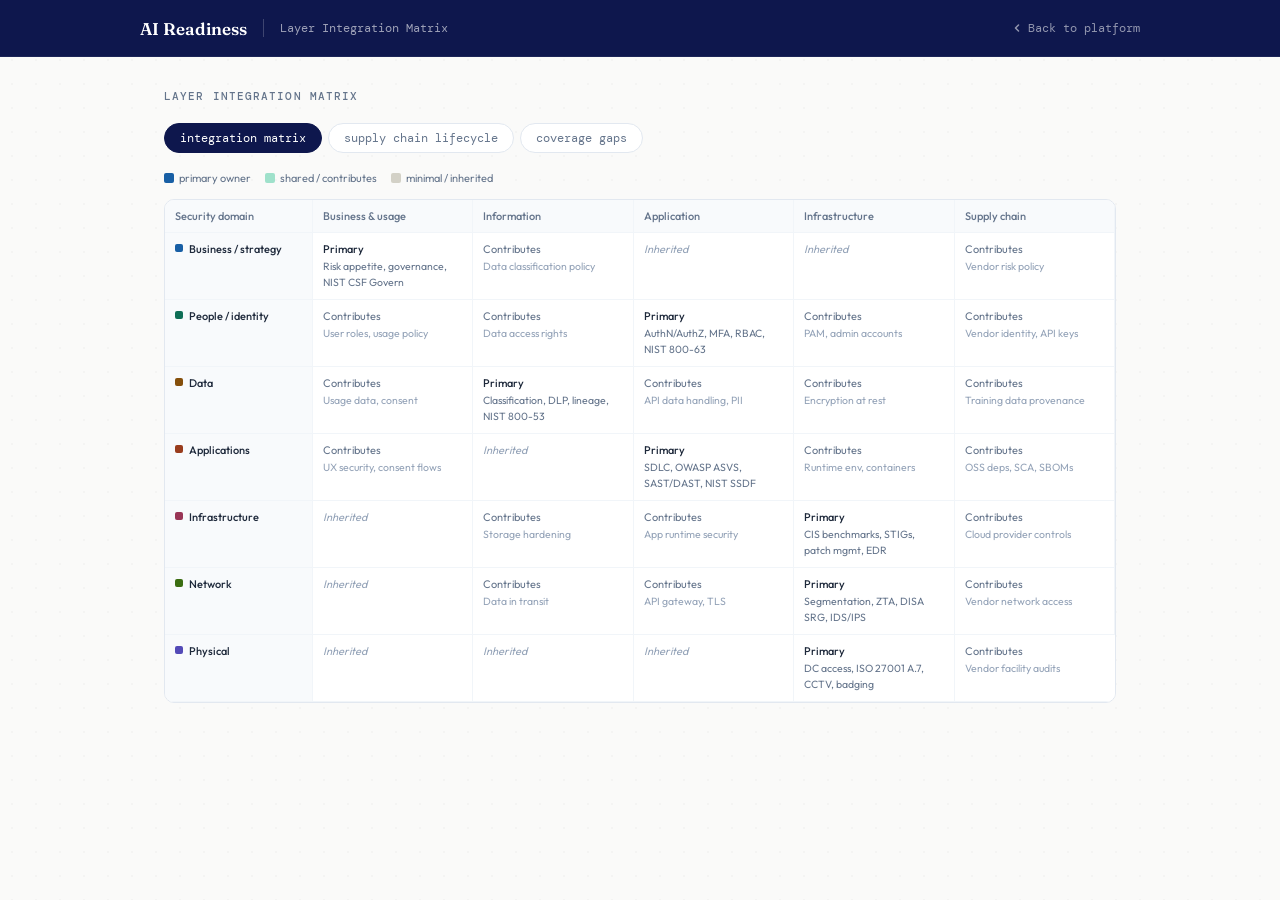
<file: wizards-raw/layer_integration_matrix.html>
<!DOCTYPE html>
<html lang="en">
<head>
<meta charset="UTF-8">
<meta name="viewport" content="width=device-width, initial-scale=1.0">
<title>Layer Integration Matrix — CoSAI / Enterprise Security</title>
<link rel="preconnect" href="https://fonts.googleapis.com">
<link href="https://fonts.googleapis.com/css2?family=Outfit:wght@300;400;500;600&family=Fraunces:ital,opsz,wght@0,9..144,600&family=DM+Mono:wght@400;500&display=swap" rel="stylesheet">
<style>
:root {
  --font-sans: 'Outfit', ui-sans-serif, system-ui, sans-serif;
  --font-mono: 'DM Mono', ui-monospace, monospace;
  --color-background-primary: #ffffff;
  --color-background-secondary: #f8fafc;
  --color-background-tertiary: #fafaf9;
  --color-text-primary: #1e293b;
  --color-text-secondary: #64748b;
  --color-text-tertiary: #94a3b8;
  --color-border-primary: #94a3b8;
  --color-border-secondary: #e2e8f0;
  --color-border-tertiary: #f1f5f9;
  --border-radius-md: 8px;
  --border-radius-lg: 10px;
  --navy: #0e174d;
  --navy-accent: #1f4af5;
}

*, *::before, *::after { box-sizing: border-box; margin: 0; padding: 0; }

body {
  font-family: var(--font-sans);
  background: var(--color-background-tertiary);
  background-image: radial-gradient(circle, rgba(0,0,0,0.025) 1px, transparent 1px);
  background-size: 24px 24px;
  color: var(--color-text-primary);
  min-height: 100vh;
}

/* ── PLATFORM HEADER ── */
.platform-header {
  background: var(--navy);
  padding: 0 32px;
  position: sticky;
  top: 0;
  z-index: 100;
  border-bottom: 1px solid rgba(255,255,255,0.06);
}
.platform-header-inner {
  max-width: 1000px;
  margin: 0 auto;
  height: 56px;
  display: flex;
  align-items: center;
  gap: 16px;
}
.platform-wordmark {
  font-family: 'Fraunces', serif;
  font-size: 17px;
  font-weight: 600;
  color: #ffffff;
  text-decoration: none;
}
.platform-sep { width: 1px; height: 18px; background: rgba(255,255,255,0.2); }
.platform-tool { font-size: 12px; color: rgba(255,255,255,0.6); font-family: var(--font-mono); }
.platform-back {
  margin-left: auto;
  font-size: 12px;
  color: rgba(255,255,255,0.55);
  text-decoration: none;
  display: flex;
  align-items: center;
  gap: 5px;
  transition: color 0.15s;
  font-family: var(--font-mono);
}
.platform-back:hover { color: rgba(255,255,255,0.9); }

.page-wrap {
  max-width: 1000px;
  margin: 0 auto;
  padding: 32px 24px 60px;
}

.page-title {
  font-size: 11px;
  font-weight: 500;
  color: var(--color-text-secondary);
  letter-spacing: 0.1em;
  font-family: var(--font-mono);
  margin-bottom: 20px;
  text-transform: uppercase;
}

.wrap { font-size: 13px; }

.tab-row {
  display: flex;
  gap: 6px;
  margin-bottom: 18px;
  flex-wrap: wrap;
}

.tab {
  padding: 6px 15px;
  border: 1px solid var(--color-border-secondary);
  border-radius: 20px;
  cursor: pointer;
  font-size: 12px;
  font-family: var(--font-mono);
  color: var(--color-text-secondary);
  background: var(--color-background-primary);
  transition: all 0.15s;
}

.tab.active {
  background: var(--navy);
  color: #ffffff;
  border-color: var(--navy);
}

.tab:hover:not(.active) {
  background: var(--color-background-secondary);
}

.view { display: none; }
.view.active { display: block; }

/* ─── MATRIX ─── */
.matrix-grid {
  display: grid;
  grid-template-columns: 148px repeat(5, 1fr);
  gap: 0;
  border: 0.5px solid var(--color-border-secondary);
  border-radius: var(--border-radius-lg);
  overflow: hidden;
  background: var(--color-background-primary);
}

.mh {
  background: var(--color-background-secondary);
  padding: 9px 10px;
  font-size: 11px;
  font-weight: 500;
  color: var(--color-text-secondary);
  border-bottom: 0.5px solid var(--color-border-tertiary);
  border-right: 0.5px solid var(--color-border-tertiary);
}

.mh:last-child { border-right: none; }

.rl {
  padding: 9px 10px;
  font-size: 11px;
  font-weight: 500;
  color: var(--color-text-primary);
  border-bottom: 0.5px solid var(--color-border-tertiary);
  border-right: 0.5px solid var(--color-border-tertiary);
  background: var(--color-background-secondary);
  display: flex;
  align-items: flex-start;
  gap: 6px;
}

.rl:last-child { border-bottom: none; }

.rdot {
  width: 8px;
  height: 8px;
  border-radius: 2px;
  flex-shrink: 0;
  margin-top: 2px;
}

.mc {
  padding: 8px 10px;
  font-size: 11px;
  color: var(--color-text-secondary);
  border-bottom: 0.5px solid var(--color-border-tertiary);
  border-right: 0.5px solid var(--color-border-tertiary);
  line-height: 1.5;
  vertical-align: top;
  background: var(--color-background-primary);
}

.mc:last-child { border-right: none; }

.mc.pri { color: var(--color-text-primary); font-weight: 500; }
.mc.sec { color: var(--color-text-secondary); }
.mc.na  { color: var(--color-text-tertiary); font-style: italic; }

.mc .sub { font-weight: 400; font-size: 10.5px; }
.mc.pri .sub { color: var(--color-text-secondary); }
.mc.sec .sub { color: var(--color-text-tertiary); }

.row-last .rl,
.row-last .mc { border-bottom: none; }

/* ─── SUPPLY CHAIN ─── */
.sc-wrap { display: flex; flex-direction: column; gap: 8px; }

.sc-phase {
  border: 0.5px solid var(--color-border-secondary);
  border-radius: var(--border-radius-md);
  overflow: hidden;
  background: var(--color-background-primary);
}

.sc-head {
  display: flex;
  align-items: center;
  gap: 10px;
  padding: 10px 14px;
  background: var(--color-background-secondary);
  cursor: pointer;
  user-select: none;
  transition: background 0.12s;
}

.sc-head:hover { background: var(--color-background-tertiary); }

.sc-num {
  width: 24px;
  height: 24px;
  border-radius: 4px;
  display: flex;
  align-items: center;
  justify-content: center;
  font-size: 11px;
  font-weight: 500;
  flex-shrink: 0;
}

.sc-title { flex: 1; font-size: 12px; font-weight: 500; color: var(--color-text-primary); }
.sc-sub   { font-size: 11px; color: var(--color-text-secondary); margin-top: 1px; }

.sc-chev {
  font-size: 11px;
  color: var(--color-text-tertiary);
  transition: transform 0.2s;
}

.sc-chev.open { transform: rotate(90deg); }

.sc-body {
  display: none;
  padding: 12px 14px;
  border-top: 0.5px solid var(--color-border-tertiary);
  grid-template-columns: 1fr 1fr;
  gap: 14px;
}

.sc-body.open { display: grid; }

.sc-col-head {
  font-size: 10px;
  font-weight: 500;
  color: var(--color-text-tertiary);
  letter-spacing: 0.06em;
  margin-bottom: 8px;
}

.sc-item {
  font-size: 11px;
  color: var(--color-text-secondary);
  margin-bottom: 5px;
  padding-left: 12px;
  position: relative;
  line-height: 1.45;
}

.sc-item::before {
  content: '';
  position: absolute;
  left: 0;
  top: 5px;
  width: 4px;
  height: 4px;
  border-radius: 50%;
  background: var(--color-border-secondary);
}

/* ─── GAPS ─── */
.gap-item {
  border: 0.5px solid var(--color-border-secondary);
  border-radius: var(--border-radius-md);
  margin-bottom: 8px;
  overflow: hidden;
  background: var(--color-background-primary);
}

.gap-head {
  display: flex;
  align-items: center;
  gap: 10px;
  padding: 11px 14px;
  background: var(--color-background-secondary);
}

.gap-dot {
  width: 8px;
  height: 8px;
  border-radius: 2px;
  flex-shrink: 0;
}

.gap-text { flex: 1; }
.gap-title { font-size: 12px; font-weight: 500; color: var(--color-text-primary); }
.gap-why   { font-size: 11px; color: var(--color-text-secondary); margin-top: 2px; }

.gap-home {
  font-size: 10px;
  padding: 2px 9px;
  border-radius: 3px;
  white-space: nowrap;
  font-weight: 500;
}

.gap-body {
  padding: 10px 14px;
  font-size: 11px;
  color: var(--color-text-secondary);
  line-height: 1.5;
  border-top: 0.5px solid var(--color-border-tertiary);
}

.gap-body strong { font-weight: 500; color: var(--color-text-primary); }

/* ─── LEGEND ─── */
.legend-row {
  display: flex;
  gap: 14px;
  flex-wrap: wrap;
  margin-bottom: 14px;
}

.leg {
  display: flex;
  align-items: center;
  gap: 5px;
  font-size: 11px;
  color: var(--color-text-secondary);
}

.leg-sq {
  width: 10px;
  height: 10px;
  border-radius: 2px;
  flex-shrink: 0;
}

.view-note {
  font-size: 11px;
  color: var(--color-text-secondary);
  margin-bottom: 14px;
  line-height: 1.55;
}
</style>
</head>
<body>

<header class="platform-header">
  <div class="platform-header-inner">
    <a href="/" class="platform-wordmark">AI Readiness</a>
    <div class="platform-sep"></div>
    <span class="platform-tool">Layer Integration Matrix</span>
    <a href="/" class="platform-back">
      <svg width="12" height="12" fill="none" viewBox="0 0 12 12" stroke="currentColor" stroke-width="1.5">
        <path stroke-linecap="round" stroke-linejoin="round" d="M7.5 9L4.5 6l3-3"/>
      </svg>
      Back to platform
    </a>
  </div>
</header>

<div class="page-wrap">
  <div class="page-title">LAYER INTEGRATION MATRIX</div>
  <div class="wrap">
    <div class="tab-row">
      <button class="tab active" onclick="showView('matrix', this)">integration matrix</button>
      <button class="tab" onclick="showView('supply', this)">supply chain lifecycle</button>
      <button class="tab" onclick="showView('gaps', this)">coverage gaps</button>
    </div>

    <div id="matrix" class="view active">
      <div class="legend-row">
        <div class="leg"><div class="leg-sq" style="background:#185FA5"></div> primary owner</div>
        <div class="leg"><div class="leg-sq" style="background:#9FE1CB"></div> shared / contributes</div>
        <div class="leg"><div class="leg-sq" style="background:#D3D1C7"></div> minimal / inherited</div>
      </div>
      <div class="matrix-grid">
        <div class="mh">Security domain</div>
        <div class="mh">Business &amp; usage</div>
        <div class="mh">Information</div>
        <div class="mh">Application</div>
        <div class="mh">Infrastructure</div>
        <div class="mh">Supply chain</div>

        <div class="rl"><div class="rdot" style="background:#185FA5"></div>Business / strategy</div>
        <div class="mc pri">Primary<br><span class="sub">Risk appetite, governance, NIST CSF Govern</span></div>
        <div class="mc sec">Contributes<br><span class="sub">Data classification policy</span></div>
        <div class="mc na">Inherited</div>
        <div class="mc na">Inherited</div>
        <div class="mc sec">Contributes<br><span class="sub">Vendor risk policy</span></div>

        <div class="rl"><div class="rdot" style="background:#0F6E56"></div>People / identity</div>
        <div class="mc sec">Contributes<br><span class="sub">User roles, usage policy</span></div>
        <div class="mc sec">Contributes<br><span class="sub">Data access rights</span></div>
        <div class="mc pri">Primary<br><span class="sub">AuthN/AuthZ, MFA, RBAC, NIST 800-63</span></div>
        <div class="mc sec">Contributes<br><span class="sub">PAM, admin accounts</span></div>
        <div class="mc sec">Contributes<br><span class="sub">Vendor identity, API keys</span></div>

        <div class="rl"><div class="rdot" style="background:#854F0B"></div>Data</div>
        <div class="mc sec">Contributes<br><span class="sub">Usage data, consent</span></div>
        <div class="mc pri">Primary<br><span class="sub">Classification, DLP, lineage, NIST 800-53</span></div>
        <div class="mc sec">Contributes<br><span class="sub">API data handling, PII</span></div>
        <div class="mc sec">Contributes<br><span class="sub">Encryption at rest</span></div>
        <div class="mc sec">Contributes<br><span class="sub">Training data provenance</span></div>

        <div class="rl"><div class="rdot" style="background:#993C1D"></div>Applications</div>
        <div class="mc sec">Contributes<br><span class="sub">UX security, consent flows</span></div>
        <div class="mc na">Inherited</div>
        <div class="mc pri">Primary<br><span class="sub">SDLC, OWASP ASVS, SAST/DAST, NIST SSDF</span></div>
        <div class="mc sec">Contributes<br><span class="sub">Runtime env, containers</span></div>
        <div class="mc sec">Contributes<br><span class="sub">OSS deps, SCA, SBOMs</span></div>

        <div class="rl"><div class="rdot" style="background:#993556"></div>Infrastructure</div>
        <div class="mc na">Inherited</div>
        <div class="mc sec">Contributes<br><span class="sub">Storage hardening</span></div>
        <div class="mc sec">Contributes<br><span class="sub">App runtime security</span></div>
        <div class="mc pri">Primary<br><span class="sub">CIS benchmarks, STIGs, patch mgmt, EDR</span></div>
        <div class="mc sec">Contributes<br><span class="sub">Cloud provider controls</span></div>

        <div class="rl"><div class="rdot" style="background:#3B6D11"></div>Network</div>
        <div class="mc na">Inherited</div>
        <div class="mc sec">Contributes<br><span class="sub">Data in transit</span></div>
        <div class="mc sec">Contributes<br><span class="sub">API gateway, TLS</span></div>
        <div class="mc pri">Primary<br><span class="sub">Segmentation, ZTA, DISA SRG, IDS/IPS</span></div>
        <div class="mc sec">Contributes<br><span class="sub">Vendor network access</span></div>

        <div class="rl row-last"><div class="rdot" style="background:#534AB7"></div>Physical</div>
        <div class="mc row-last na">Inherited</div>
        <div class="mc row-last na">Inherited</div>
        <div class="mc row-last na">Inherited</div>
        <div class="mc row-last pri">Primary<br><span class="sub">DC access, ISO 27001 A.7, CCTV, badging</span></div>
        <div class="mc row-last sec">Contributes<br><span class="sub">Vendor facility audits</span></div>
      </div>
    </div>

    <div id="supply" class="view">
      <p class="view-note">CRISP-ML(Q) / MLOps lifecycle — security controls per phase. Click to expand.</p>
      <div class="sc-wrap" id="sc-phases"></div>
    </div>

    <div id="gaps" class="view">
      <p class="view-note">Controls with no clear owner in the five existing layers — recommended home layer shown.</p>
      <div id="gaps-list"></div>
    </div>
  </div>
</div>

<script>
function showView(id, btn) {
  document.querySelectorAll('.view').forEach(v => v.classList.remove('active'));
  document.querySelectorAll('.tab').forEach(t => t.classList.remove('active'));
  document.getElementById(id).classList.add('active');
  btn.classList.add('active');
}

const phases = [
  { num:'01', color:'#185FA5', bg:'#E6F1FB', label:'Business understanding', sub:'Define problem, success metrics, feasibility',
    security:['AI risk appetite documented','Use case ethics review','Regulatory mapping (GDPR, HIPAA, AI Act)','Stakeholder data agreements'],
    frameworks:['NIST AI RMF — Govern','ISO/IEC 42001 AI Mgmt','EU AI Act risk tier','NIST CSF Govern'] },
  { num:'02', color:'#0F6E56', bg:'#E1F5EE', label:'Data understanding', sub:'Collect, explore, assess quality',
    security:['Data provenance & lineage tracked','PII/sensitive field inventory','Training data consent verified','Bias & fairness audit'],
    frameworks:['NIST SP 800-53 SI-12','DAMA DMBOK data quality','ISO/IEC 5259 data quality for AI','OWASP ML Top 10 — data'] },
  { num:'03', color:'#854F0B', bg:'#FAEEDA', label:'Data preparation', sub:'Clean, transform, feature engineer',
    security:['Data poisoning controls','Differential privacy applied','Anonymisation / pseudonymisation','Audit log of transformations'],
    frameworks:['NIST SP 800-188 de-identification','ISO/IEC 27701 privacy','OWASP ML Top 10 — poisoning','ENISA AI threat landscape'] },
  { num:'04', color:'#993C1D', bg:'#FAECE7', label:'Modelling', sub:'Select, train, tune algorithms',
    security:['Model card / transparency doc','Adversarial robustness testing','Hyperparameter access controls','Experiment tracking access logs'],
    frameworks:['NIST AI RMF — Map & Measure','MITRE ATLAS adversarial ML','Google Model Cards standard','MIT AI Risk Repository'] },
  { num:'05', color:'#993556', bg:'#FBEAF0', label:'Evaluation', sub:'Validate performance, fairness, safety',
    security:['Red team / adversarial eval','Explainability requirements met','Fairness metrics documented','Approval gate before promotion'],
    frameworks:['NIST AI RMF — Measure','OWASP LLM Top 10','NIST SP 800-226 eval of diff privacy','IEEE 7010 wellbeing impact'] },
  { num:'06', color:'#3B6D11', bg:'#EAF3DE', label:'Deployment', sub:'Package, release, serve',
    security:['SBOM generated for model + deps','Container image signed & scanned','Model API auth enforced','Inference environment hardened'],
    frameworks:['NIST SSDF SP 800-218','SLSA supply chain levels','CIS Benchmarks — containers','DISA STIG — Kubernetes'] },
  { num:'07', color:'#534AB7', bg:'#EEEDFE', label:'Monitoring & maintenance', sub:'Observe drift, retrain, retire',
    security:['Data/model drift alerts','Inference anomaly detection','Retrain trigger access control','Model retirement & deletion policy'],
    frameworks:['NIST AI RMF — Manage','MLflow / Evidently AI monitoring','NIST SP 800-137 continuous monitoring','ISO/IEC 42001 — operation'] }
];

const scWrap = document.getElementById('sc-phases');
phases.forEach((p, i) => {
  const d = document.createElement('div');
  d.className = 'sc-phase';
  d.innerHTML = `
    <div class="sc-head" onclick="togglePhase(${i})">
      <div class="sc-num" style="background:${p.bg};color:${p.color}">${p.num}</div>
      <div style="flex:1">
        <div class="sc-title">${p.label}</div>
        <div class="sc-sub">${p.sub}</div>
      </div>
      <div class="sc-chev" id="sc-chev-${i}">▶</div>
    </div>
    <div class="sc-body" id="sc-body-${i}">
      <div>
        <div class="sc-col-head">SECURITY CONTROLS</div>
        ${p.security.map(s => `<div class="sc-item">${s}</div>`).join('')}
      </div>
      <div>
        <div class="sc-col-head">GOVERNING FRAMEWORKS</div>
        ${p.frameworks.map(f => `<div class="sc-item">${f}</div>`).join('')}
      </div>
    </div>`;
  scWrap.appendChild(d);
});

function togglePhase(i) {
  document.getElementById('sc-body-' + i).classList.toggle('open');
  document.getElementById('sc-chev-' + i).classList.toggle('open');
}

const gaps = [
  { gap:'AI model governance', why:'No existing layer owns model lifecycle decisions', home:'Business & usage', color:'#185FA5', bg:'#E6F1FB', action:'Add AI governance sub-layer: model cards, ethics review, risk tier classification' },
  { gap:'Training data provenance', why:'Information layer covers data at rest/transit — not data origin for ML', home:'Information', color:'#0F6E56', bg:'#E1F5EE', action:'Extend information layer: lineage tracking, consent records, DAMA DMBOK integration' },
  { gap:'Adversarial ML / model attacks', why:'Application security covers code — not model inputs (prompt injection, poisoning)', home:'Application', color:'#993C1D', bg:'#FAECE7', action:'Add MITRE ATLAS + OWASP LLM Top 10 as application-layer security requirements' },
  { gap:'SBOM for models & datasets', why:'SBOMs exist for software — model/dataset bills of materials are not yet standard', home:'Supply chain', color:'#3B6D11', bg:'#EAF3DE', action:'Adopt SPDX/CycloneDX for model artifacts; require at CRISP-ML deployment phase' },
  { gap:'Inference environment isolation', why:'Infrastructure STIGs cover servers — model serving has unique isolation needs', home:'Infrastructure', color:'#993556', bg:'#FBEAF0', action:'Apply CIS Benchmarks for containers/K8s specifically to inference workloads' },
  { gap:'Regulatory compliance (AI Act, GDPR Art.22)', why:'No existing layer maps to AI-specific regulation', home:'Business & usage', color:'#185FA5', bg:'#E6F1FB', action:'Add regulatory register to business layer; map EU AI Act risk tiers per use case' },
];

const gapsList = document.getElementById('gaps-list');
gaps.forEach(g => {
  const d = document.createElement('div');
  d.className = 'gap-item';
  d.innerHTML = `
    <div class="gap-head">
      <div class="gap-dot" style="background:${g.color}"></div>
      <div class="gap-text">
        <div class="gap-title">${g.gap}</div>
        <div class="gap-why">${g.why}</div>
      </div>
      <div class="gap-home" style="background:${g.bg};color:${g.color};border:0.5px solid ${g.color}30">${g.home}</div>
    </div>
    <div class="gap-body"><strong>Recommendation: </strong>${g.action}</div>`;
  gapsList.appendChild(d);
});
</script>
</body>
</html>
</file>
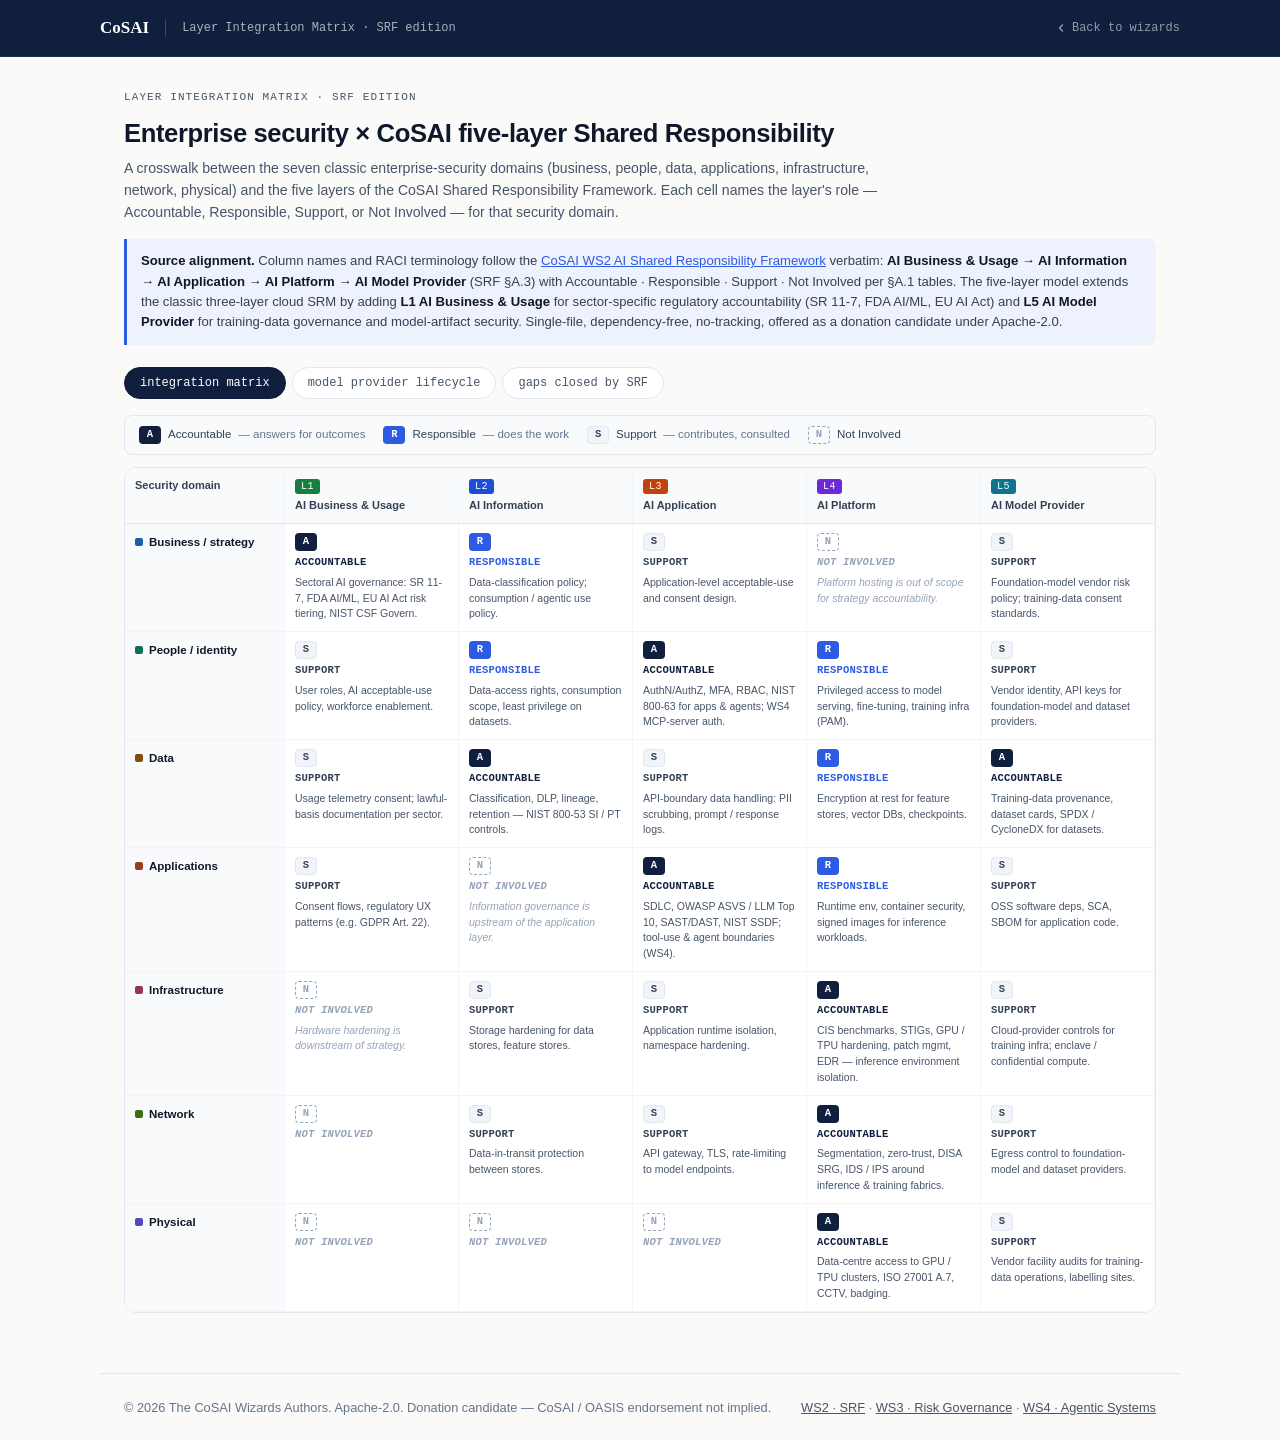
<file: wizards-raw/layer_integration_matrix_cosai_srf.html>
<!DOCTYPE html>
<html lang="en">
<head>
<meta charset="UTF-8">
<meta name="viewport" content="width=device-width, initial-scale=1.0">
<title>CoSAI Framework — Layer Integration Matrix (SRF edition)</title>
<meta name="description" content="Crosswalk of seven enterprise-security domains onto the CoSAI five-layer Shared Responsibility Framework (AI Business &amp; Usage, AI Information, AI Application, AI Platform, AI Model Provider) with RACI accountability — Accountable, Responsible, Support, Not Involved. Standalone HTML, no backend, no tracking.">
<meta name="color-scheme" content="light">
<style>
/* ==========================================================================
   Layer Integration Matrix — CoSAI SRF edition
   Standalone. System fonts only. Apache-2.0. No network at runtime.
   Colour tokens mirror the CoSAI Wizards shared palette (AA-compliant).
   ========================================================================== */

:root {
  --font-sans: -apple-system, BlinkMacSystemFont, 'Segoe UI', Roboto,
               'Helvetica Neue', Arial, 'Noto Sans', system-ui, sans-serif;
  --font-mono: ui-monospace, 'SF Mono', 'Cascadia Mono', 'Roboto Mono',
               Menlo, Consolas, monospace;

  --bg-0:      #fafaf9;
  --bg-1:      #ffffff;
  --bg-2:      #f8fafc;
  --bg-3:      #f1f5f9;
  --ink-0:     #0f172a;
  --ink-1:     #334155;
  --ink-2:     #475569;
  --ink-3:     #64748b;
  --ink-4:     #94a3b8;
  --line-1:    #e2e8f0;
  --line-2:    #f1f5f9;

  --cosai-navy:        #0f1f3d;
  --cosai-navy-light:  #1a2d52;
  --cosai-blue:        #2d5be3;
  --cosai-blue-light:  #eef2fd;

  /* Layer accents — WCAG AA on white (contrast >= 4.5:1 for body text). */
  --l1: #15803d; --l1-bg: #f0fdf4; --l1-br: #bbf7d0;
  --l2: #1d4ed8; --l2-bg: #eff6ff; --l2-br: #bfdbfe;
  --l3: #c2410c; --l3-bg: #fff7ed; --l3-br: #fed7aa;
  --l4: #6d28d9; --l4-bg: #faf5ff; --l4-br: #e9d5ff;
  --l5: #0e7490; --l5-bg: #ecfeff; --l5-br: #a5f3fc;

  /* Enterprise-domain row accents (kept from v1.1, AA-compliant). */
  --d-biz:   #185FA5;
  --d-ppl:   #0F6E56;
  --d-data:  #854F0B;
  --d-app:   #993C1D;
  --d-infra: #993556;
  --d-net:   #3B6D11;
  --d-phys:  #534AB7;

  --radius-sm: 4px;
  --radius:    8px;
  --radius-lg: 12px;
  --focus-ring: 0 0 0 3px rgba(45, 91, 227, 0.45);
}

*, *::before, *::after { box-sizing: border-box; margin: 0; padding: 0; }
html { -webkit-text-size-adjust: 100%; }

body {
  font-family: var(--font-sans);
  background: var(--bg-0);
  color: var(--ink-0);
  line-height: 1.5;
  min-height: 100vh;
  -webkit-font-smoothing: antialiased;
  -moz-osx-font-smoothing: grayscale;
}

a { color: var(--cosai-blue); }
a:hover { text-decoration: underline; }
button { font: inherit; color: inherit; background: none; border: none; cursor: pointer; }
:focus-visible {
  outline: 2px solid var(--cosai-blue);
  outline-offset: 2px;
  box-shadow: var(--focus-ring);
  border-radius: 3px;
}

.skip-link {
  position: absolute;
  top: -40px;
  left: 8px;
  background: var(--cosai-navy);
  color: #fff;
  padding: 8px 12px;
  border-radius: var(--radius);
  z-index: 1000;
  text-decoration: none;
  font-weight: 600;
  font-size: 0.9rem;
}
.skip-link:focus { top: 8px; outline: none; box-shadow: var(--focus-ring); }

/* ── Platform header ─────────────────────────────────────────────────────── */
.platform-header {
  background: var(--cosai-navy);
  padding: 0 32px;
  position: sticky;
  top: 0;
  z-index: 100;
  border-bottom: 1px solid rgba(255,255,255,0.06);
}
.platform-header-inner {
  max-width: 1080px;
  margin: 0 auto;
  height: 56px;
  display: flex;
  align-items: center;
  gap: 16px;
}
.platform-wordmark {
  font-family: Georgia, 'Times New Roman', serif;
  font-size: 17px;
  font-weight: 600;
  color: #fff;
  text-decoration: none;
}
.platform-sep { width: 1px; height: 18px; background: rgba(255,255,255,0.2); }
.platform-tool {
  font-size: 12px;
  color: rgba(255,255,255,0.65);
  font-family: var(--font-mono);
}
.platform-back {
  margin-left: auto;
  font-size: 12px;
  color: rgba(255,255,255,0.55);
  text-decoration: none;
  display: inline-flex;
  align-items: center;
  gap: 5px;
  transition: color 0.15s;
  font-family: var(--font-mono);
}
.platform-back:hover { color: rgba(255,255,255,0.9); }

.page-wrap {
  max-width: 1080px;
  margin: 0 auto;
  padding: 32px 24px 60px;
}

/* ── Page intro / provenance ─────────────────────────────────────────────── */
.page-title {
  font-size: 11px;
  font-weight: 500;
  color: var(--ink-2);
  letter-spacing: 0.1em;
  font-family: var(--font-mono);
  text-transform: uppercase;
  margin-bottom: 8px;
}
.page-heading {
  font-size: clamp(1.35rem, 2.4vw, 1.6rem);
  font-weight: 700;
  color: var(--ink-0);
  letter-spacing: -0.015em;
  margin-bottom: 6px;
}
.page-sub {
  font-size: 0.88rem;
  color: var(--ink-2);
  margin-bottom: 16px;
  max-width: 780px;
  line-height: 1.55;
}
.provenance {
  border-left: 3px solid var(--cosai-blue);
  background: var(--cosai-blue-light);
  padding: 12px 14px;
  border-radius: 0 var(--radius) var(--radius) 0;
  font-size: 0.82rem;
  color: var(--ink-1);
  margin: 0 0 22px;
  line-height: 1.55;
}
.provenance strong { color: var(--ink-0); font-weight: 600; }
.provenance a { color: var(--cosai-blue); }
.provenance em { font-style: normal; font-weight: 600; color: var(--ink-0); }

/* ── Tab row ─────────────────────────────────────────────────────────────── */
.wrap { font-size: 13px; }
.tab-row {
  display: flex;
  gap: 6px;
  margin-bottom: 16px;
  flex-wrap: wrap;
}
.tab {
  padding: 6px 15px;
  border: 1px solid var(--line-1);
  border-radius: 20px;
  cursor: pointer;
  font-size: 12px;
  font-family: var(--font-mono);
  color: var(--ink-2);
  background: var(--bg-1);
  transition: all 0.15s;
}
.tab.active {
  background: var(--cosai-navy);
  color: #fff;
  border-color: var(--cosai-navy);
}
.tab:hover:not(.active) { background: var(--bg-2); }

.view { display: none; }
.view.active { display: block; }

.view-note {
  font-size: 11.5px;
  color: var(--ink-2);
  margin-bottom: 14px;
  line-height: 1.55;
}
.view-note strong { color: var(--ink-0); }

/* ── Matrix ──────────────────────────────────────────────────────────────── */
.legend-row {
  display: flex;
  gap: 18px;
  flex-wrap: wrap;
  margin-bottom: 12px;
  padding: 10px 14px;
  background: var(--bg-2);
  border: 1px solid var(--line-1);
  border-radius: var(--radius);
}
.leg {
  display: inline-flex;
  align-items: center;
  gap: 7px;
  font-size: 11.5px;
  color: var(--ink-1);
}
.leg-pill {
  display: inline-flex;
  align-items: center;
  justify-content: center;
  width: 22px;
  height: 18px;
  border-radius: 4px;
  font-size: 10.5px;
  font-weight: 700;
  font-family: var(--font-mono);
  flex-shrink: 0;
}
.leg-pill--A { background: var(--cosai-navy); color: #fff; }
.leg-pill--R { background: var(--cosai-blue); color: #fff; }
.leg-pill--S { background: var(--bg-3); color: var(--ink-1); border: 1px solid var(--line-1); }
.leg-pill--N { background: transparent; color: var(--ink-4); border: 1px dashed var(--ink-4); }

.matrix-grid {
  display: grid;
  grid-template-columns: 160px repeat(5, 1fr);
  gap: 0;
  border: 1px solid var(--line-1);
  border-radius: var(--radius-lg);
  overflow: hidden;
  background: var(--bg-1);
}

.mh {
  background: var(--bg-2);
  padding: 10px 10px;
  font-size: 11px;
  font-weight: 600;
  color: var(--ink-1);
  border-bottom: 1px solid var(--line-1);
  border-right: 1px solid var(--line-2);
  line-height: 1.35;
}
.mh:last-child { border-right: none; }
.mh .mh-tag {
  display: inline-block;
  font-family: var(--font-mono);
  font-size: 10px;
  font-weight: 500;
  letter-spacing: 0.06em;
  color: #fff;
  padding: 1px 6px;
  border-radius: 3px;
  margin-bottom: 4px;
}
.mh-tag--L1 { background: var(--l1); }
.mh-tag--L2 { background: var(--l2); }
.mh-tag--L3 { background: var(--l3); }
.mh-tag--L4 { background: var(--l4); }
.mh-tag--L5 { background: var(--l5); }

.rl {
  padding: 10px 10px;
  font-size: 11.5px;
  font-weight: 600;
  color: var(--ink-0);
  border-bottom: 1px solid var(--line-2);
  border-right: 1px solid var(--line-2);
  background: var(--bg-2);
  display: flex;
  align-items: flex-start;
  gap: 6px;
}
.rdot {
  width: 8px;
  height: 8px;
  border-radius: 2px;
  flex-shrink: 0;
  margin-top: 4px;
}

.mc {
  padding: 9px 10px;
  font-size: 11px;
  color: var(--ink-2);
  border-bottom: 1px solid var(--line-2);
  border-right: 1px solid var(--line-2);
  line-height: 1.5;
  background: var(--bg-1);
  display: flex;
  flex-direction: column;
  gap: 4px;
}
.mc:last-child { border-right: none; }

.raci-pill {
  display: inline-flex;
  align-items: center;
  justify-content: center;
  width: 22px;
  height: 18px;
  border-radius: 4px;
  font-size: 10.5px;
  font-weight: 700;
  font-family: var(--font-mono);
  flex-shrink: 0;
}
.raci-pill--A { background: var(--cosai-navy); color: #fff; }
.raci-pill--R { background: var(--cosai-blue); color: #fff; }
.raci-pill--S { background: var(--bg-3); color: var(--ink-1); border: 1px solid var(--line-1); }
.raci-pill--N { background: transparent; color: var(--ink-4); border: 1px dashed var(--ink-4); }

.mc-label {
  font-size: 10.5px;
  font-weight: 600;
  color: var(--ink-1);
  letter-spacing: 0.02em;
  text-transform: uppercase;
  font-family: var(--font-mono);
}
.mc.A .mc-label { color: var(--cosai-navy); }
.mc.R .mc-label { color: var(--cosai-blue); }
.mc.N .mc-label { color: var(--ink-4); font-style: italic; }

.mc .sub {
  font-size: 10.5px;
  color: var(--ink-2);
  font-weight: 400;
}
.mc.N .sub { color: var(--ink-4); font-style: italic; }

.row-last .rl,
.row-last .mc { border-bottom: none; }

/* ── Lifecycle (L5 Model Provider / MLOps) ───────────────────────────────── */
.sc-wrap { display: flex; flex-direction: column; gap: 8px; }

.sc-phase {
  border: 1px solid var(--line-1);
  border-radius: var(--radius);
  overflow: hidden;
  background: var(--bg-1);
}
.sc-head {
  display: flex;
  align-items: center;
  gap: 10px;
  padding: 11px 14px;
  background: var(--bg-2);
  cursor: pointer;
  user-select: none;
  transition: background 0.12s;
  width: 100%;
  text-align: left;
}
.sc-head:hover { background: var(--bg-3); }
.sc-num {
  width: 26px;
  height: 26px;
  border-radius: 4px;
  display: flex;
  align-items: center;
  justify-content: center;
  font-size: 11px;
  font-weight: 600;
  flex-shrink: 0;
  font-family: var(--font-mono);
}
.sc-title { flex: 1; font-size: 12.5px; font-weight: 600; color: var(--ink-0); }
.sc-sub   { font-size: 11px; color: var(--ink-2); margin-top: 2px; font-weight: 400; }
.sc-chev  { font-size: 11px; color: var(--ink-3); transition: transform 0.2s; }
.sc-chev.open { transform: rotate(90deg); }
.sc-body {
  display: none;
  padding: 12px 14px;
  border-top: 1px solid var(--line-2);
  grid-template-columns: 1fr 1fr;
  gap: 18px;
}
.sc-body.open { display: grid; }
.sc-col-head {
  font-size: 10px;
  font-weight: 600;
  color: var(--ink-3);
  letter-spacing: 0.08em;
  margin-bottom: 8px;
  font-family: var(--font-mono);
  text-transform: uppercase;
}
.sc-item {
  font-size: 11.5px;
  color: var(--ink-2);
  margin-bottom: 5px;
  padding-left: 14px;
  position: relative;
  line-height: 1.5;
}
.sc-item::before {
  content: '';
  position: absolute;
  left: 0;
  top: 7px;
  width: 5px;
  height: 5px;
  border-radius: 50%;
  background: var(--line-1);
}

/* ── Gaps closed by SRF ──────────────────────────────────────────────────── */
.gap-item {
  border: 1px solid var(--line-1);
  border-radius: var(--radius);
  margin-bottom: 8px;
  overflow: hidden;
  background: var(--bg-1);
}
.gap-head {
  display: flex;
  align-items: center;
  gap: 10px;
  padding: 11px 14px;
  background: var(--bg-2);
}
.gap-dot {
  width: 8px;
  height: 8px;
  border-radius: 2px;
  flex-shrink: 0;
}
.gap-text { flex: 1; }
.gap-title { font-size: 12.5px; font-weight: 600; color: var(--ink-0); }
.gap-why   { font-size: 11px; color: var(--ink-2); margin-top: 2px; line-height: 1.5; }
.gap-home {
  font-size: 10px;
  padding: 3px 9px;
  border-radius: 3px;
  white-space: nowrap;
  font-weight: 600;
  font-family: var(--font-mono);
  border: 1px solid transparent;
}
.gap-body {
  padding: 10px 14px;
  font-size: 11.5px;
  color: var(--ink-2);
  line-height: 1.55;
  border-top: 1px solid var(--line-2);
}
.gap-body strong { font-weight: 600; color: var(--ink-0); }

.gap-section-head {
  font-size: 10.5px;
  font-weight: 600;
  color: var(--ink-3);
  letter-spacing: 0.08em;
  text-transform: uppercase;
  font-family: var(--font-mono);
  margin: 18px 0 10px;
  display: flex;
  align-items: center;
  gap: 10px;
}
.gap-section-head:first-child { margin-top: 0; }
.gap-section-head::after {
  content: '';
  flex: 1;
  height: 1px;
  background: var(--line-1);
}

/* ── Footer ──────────────────────────────────────────────────────────────── */
footer {
  max-width: 1080px;
  margin: 0 auto;
  padding: 24px;
  border-top: 1px solid var(--line-1);
  font-size: 0.8rem;
  color: var(--ink-3);
  display: flex;
  flex-wrap: wrap;
  justify-content: space-between;
  gap: 12px;
}
footer a { color: var(--ink-2); }

/* ── Reduced motion ──────────────────────────────────────────────────────── */
@media (prefers-reduced-motion: reduce) {
  *, *::before, *::after {
    animation-duration: 0.001ms !important;
    animation-iteration-count: 1 !important;
    transition-duration: 0.001ms !important;
    scroll-behavior: auto !important;
  }
}

/* ── Print ───────────────────────────────────────────────────────────────── */
@media print {
  @page { size: landscape; margin: 12mm; }
  body { background: #fff; color: #000; }
  .platform-header, .tab-row, .skip-link, .platform-back { display: none !important; }
  .provenance { background: #f7f9ff; }
  .view { display: block !important; page-break-before: always; }
  .view:first-of-type { page-break-before: auto; }
  .sc-body { display: grid !important; }
  .gap-item, .sc-phase, .matrix-grid { break-inside: avoid; page-break-inside: avoid; }
  a[href^="http"]::after {
    content: " (" attr(href) ")";
    font-size: 0.78em;
    color: #555;
  }
}

/* ── Narrow viewports ────────────────────────────────────────────────────── */
@media (max-width: 800px) {
  .matrix-grid { grid-template-columns: 120px repeat(5, 1fr); font-size: 10.5px; }
  .sc-body { grid-template-columns: 1fr; }
  .page-wrap { padding: 24px 14px 48px; }
}
</style>
</head>
<body>

<a class="skip-link" href="#main">Skip to content</a>

<header class="platform-header">
  <div class="platform-header-inner">
    <a href="https://www.coalitionforsecureai.org/" class="platform-wordmark" rel="noopener">CoSAI</a>
    <div class="platform-sep"></div>
    <span class="platform-tool">Layer Integration Matrix · SRF edition</span>
    <a href="../../" class="platform-back" aria-label="Back to wizards index">
      <svg width="12" height="12" fill="none" viewBox="0 0 12 12" stroke="currentColor" stroke-width="1.5" aria-hidden="true">
        <path stroke-linecap="round" stroke-linejoin="round" d="M7.5 9L4.5 6l3-3"/>
      </svg>
      Back to wizards
    </a>
  </div>
</header>

<main id="main" class="page-wrap">
  <div class="page-title">LAYER INTEGRATION MATRIX · SRF EDITION</div>
  <h1 class="page-heading">Enterprise security × CoSAI five-layer Shared Responsibility</h1>
  <p class="page-sub">
    A crosswalk between the seven classic enterprise-security domains (business, people,
    data, applications, infrastructure, network, physical) and the five layers of the
    CoSAI Shared Responsibility Framework. Each cell names the layer's role — Accountable,
    Responsible, Support, or Not Involved — for that security domain.
  </p>
  <p class="provenance">
    <strong>Source alignment.</strong> Column names and RACI terminology follow the
    <a href="https://github.com/cosai-oasis/ws2-defenders" rel="noopener">CoSAI WS2 AI Shared Responsibility Framework</a>
    verbatim: <em>AI Business &amp; Usage → AI Information → AI Application → AI Platform → AI Model Provider</em>
    (SRF §A.3) with Accountable · Responsible · Support · Not Involved per §A.1 tables. The five-layer
    model extends the classic three-layer cloud SRM by adding <em>L1 AI Business &amp; Usage</em> for
    sector-specific regulatory accountability (SR 11-7, FDA AI/ML, EU AI Act) and <em>L5 AI Model Provider</em>
    for training-data governance and model-artifact security. Single-file, dependency-free, no-tracking,
    offered as a donation candidate under Apache-2.0.
  </p>

  <div class="wrap">
    <div class="tab-row" role="tablist">
      <button class="tab active" type="button" role="tab" aria-selected="true" onclick="showView('matrix', this)">integration matrix</button>
      <button class="tab" type="button" role="tab" aria-selected="false" onclick="showView('supply', this)">model provider lifecycle</button>
      <button class="tab" type="button" role="tab" aria-selected="false" onclick="showView('gaps', this)">gaps closed by SRF</button>
    </div>

    <div id="matrix" class="view active" role="tabpanel">
      <div class="legend-row" aria-label="RACI legend">
        <div class="leg"><span class="leg-pill leg-pill--A" aria-hidden="true">A</span> Accountable <span style="color:var(--ink-3)">— answers for outcomes</span></div>
        <div class="leg"><span class="leg-pill leg-pill--R" aria-hidden="true">R</span> Responsible <span style="color:var(--ink-3)">— does the work</span></div>
        <div class="leg"><span class="leg-pill leg-pill--S" aria-hidden="true">S</span> Support <span style="color:var(--ink-3)">— contributes, consulted</span></div>
        <div class="leg"><span class="leg-pill leg-pill--N" aria-hidden="true">N</span> Not Involved</div>
      </div>

      <div class="matrix-grid" role="grid" aria-label="Enterprise security domain by CoSAI layer, RACI">
        <div class="mh" role="columnheader">Security domain</div>
        <div class="mh" role="columnheader"><span class="mh-tag mh-tag--L1">L1</span><br>AI Business &amp; Usage</div>
        <div class="mh" role="columnheader"><span class="mh-tag mh-tag--L2">L2</span><br>AI Information</div>
        <div class="mh" role="columnheader"><span class="mh-tag mh-tag--L3">L3</span><br>AI Application</div>
        <div class="mh" role="columnheader"><span class="mh-tag mh-tag--L4">L4</span><br>AI Platform</div>
        <div class="mh" role="columnheader"><span class="mh-tag mh-tag--L5">L5</span><br>AI Model Provider</div>

        <!-- Row 1: Business / strategy -->
        <div class="rl" role="rowheader"><div class="rdot" style="background:var(--d-biz)"></div>Business / strategy</div>
        <div class="mc A" role="gridcell"><span class="raci-pill raci-pill--A" aria-hidden="true">A</span><span class="mc-label">Accountable</span><span class="sub">Sectoral AI governance: SR 11-7, FDA AI/ML, EU AI Act risk tiering, NIST CSF Govern.</span></div>
        <div class="mc R" role="gridcell"><span class="raci-pill raci-pill--R" aria-hidden="true">R</span><span class="mc-label">Responsible</span><span class="sub">Data-classification policy; consumption / agentic use policy.</span></div>
        <div class="mc S" role="gridcell"><span class="raci-pill raci-pill--S" aria-hidden="true">S</span><span class="mc-label">Support</span><span class="sub">Application-level acceptable-use and consent design.</span></div>
        <div class="mc N" role="gridcell"><span class="raci-pill raci-pill--N" aria-hidden="true">N</span><span class="mc-label">Not Involved</span><span class="sub">Platform hosting is out of scope for strategy accountability.</span></div>
        <div class="mc S" role="gridcell"><span class="raci-pill raci-pill--S" aria-hidden="true">S</span><span class="mc-label">Support</span><span class="sub">Foundation-model vendor risk policy; training-data consent standards.</span></div>

        <!-- Row 2: People / identity -->
        <div class="rl" role="rowheader"><div class="rdot" style="background:var(--d-ppl)"></div>People / identity</div>
        <div class="mc S" role="gridcell"><span class="raci-pill raci-pill--S" aria-hidden="true">S</span><span class="mc-label">Support</span><span class="sub">User roles, AI acceptable-use policy, workforce enablement.</span></div>
        <div class="mc R" role="gridcell"><span class="raci-pill raci-pill--R" aria-hidden="true">R</span><span class="mc-label">Responsible</span><span class="sub">Data-access rights, consumption scope, least privilege on datasets.</span></div>
        <div class="mc A" role="gridcell"><span class="raci-pill raci-pill--A" aria-hidden="true">A</span><span class="mc-label">Accountable</span><span class="sub">AuthN/AuthZ, MFA, RBAC, NIST 800-63 for apps &amp; agents; WS4 MCP-server auth.</span></div>
        <div class="mc R" role="gridcell"><span class="raci-pill raci-pill--R" aria-hidden="true">R</span><span class="mc-label">Responsible</span><span class="sub">Privileged access to model serving, fine-tuning, training infra (PAM).</span></div>
        <div class="mc S" role="gridcell"><span class="raci-pill raci-pill--S" aria-hidden="true">S</span><span class="mc-label">Support</span><span class="sub">Vendor identity, API keys for foundation-model and dataset providers.</span></div>

        <!-- Row 3: Data -->
        <div class="rl" role="rowheader"><div class="rdot" style="background:var(--d-data)"></div>Data</div>
        <div class="mc S" role="gridcell"><span class="raci-pill raci-pill--S" aria-hidden="true">S</span><span class="mc-label">Support</span><span class="sub">Usage telemetry consent; lawful-basis documentation per sector.</span></div>
        <div class="mc A" role="gridcell"><span class="raci-pill raci-pill--A" aria-hidden="true">A</span><span class="mc-label">Accountable</span><span class="sub">Classification, DLP, lineage, retention — NIST 800-53 SI / PT controls.</span></div>
        <div class="mc S" role="gridcell"><span class="raci-pill raci-pill--S" aria-hidden="true">S</span><span class="mc-label">Support</span><span class="sub">API-boundary data handling: PII scrubbing, prompt / response logs.</span></div>
        <div class="mc R" role="gridcell"><span class="raci-pill raci-pill--R" aria-hidden="true">R</span><span class="mc-label">Responsible</span><span class="sub">Encryption at rest for feature stores, vector DBs, checkpoints.</span></div>
        <div class="mc A" role="gridcell"><span class="raci-pill raci-pill--A" aria-hidden="true">A</span><span class="mc-label">Accountable</span><span class="sub">Training-data provenance, dataset cards, SPDX / CycloneDX for datasets.</span></div>

        <!-- Row 4: Applications -->
        <div class="rl" role="rowheader"><div class="rdot" style="background:var(--d-app)"></div>Applications</div>
        <div class="mc S" role="gridcell"><span class="raci-pill raci-pill--S" aria-hidden="true">S</span><span class="mc-label">Support</span><span class="sub">Consent flows, regulatory UX patterns (e.g. GDPR Art. 22).</span></div>
        <div class="mc N" role="gridcell"><span class="raci-pill raci-pill--N" aria-hidden="true">N</span><span class="mc-label">Not Involved</span><span class="sub">Information governance is upstream of the application layer.</span></div>
        <div class="mc A" role="gridcell"><span class="raci-pill raci-pill--A" aria-hidden="true">A</span><span class="mc-label">Accountable</span><span class="sub">SDLC, OWASP ASVS / LLM Top 10, SAST/DAST, NIST SSDF; tool-use &amp; agent boundaries (WS4).</span></div>
        <div class="mc R" role="gridcell"><span class="raci-pill raci-pill--R" aria-hidden="true">R</span><span class="mc-label">Responsible</span><span class="sub">Runtime env, container security, signed images for inference workloads.</span></div>
        <div class="mc S" role="gridcell"><span class="raci-pill raci-pill--S" aria-hidden="true">S</span><span class="mc-label">Support</span><span class="sub">OSS software deps, SCA, SBOM for application code.</span></div>

        <!-- Row 5: Infrastructure -->
        <div class="rl" role="rowheader"><div class="rdot" style="background:var(--d-infra)"></div>Infrastructure</div>
        <div class="mc N" role="gridcell"><span class="raci-pill raci-pill--N" aria-hidden="true">N</span><span class="mc-label">Not Involved</span><span class="sub">Hardware hardening is downstream of strategy.</span></div>
        <div class="mc S" role="gridcell"><span class="raci-pill raci-pill--S" aria-hidden="true">S</span><span class="mc-label">Support</span><span class="sub">Storage hardening for data stores, feature stores.</span></div>
        <div class="mc S" role="gridcell"><span class="raci-pill raci-pill--S" aria-hidden="true">S</span><span class="mc-label">Support</span><span class="sub">Application runtime isolation, namespace hardening.</span></div>
        <div class="mc A" role="gridcell"><span class="raci-pill raci-pill--A" aria-hidden="true">A</span><span class="mc-label">Accountable</span><span class="sub">CIS benchmarks, STIGs, GPU / TPU hardening, patch mgmt, EDR — inference environment isolation.</span></div>
        <div class="mc S" role="gridcell"><span class="raci-pill raci-pill--S" aria-hidden="true">S</span><span class="mc-label">Support</span><span class="sub">Cloud-provider controls for training infra; enclave / confidential compute.</span></div>

        <!-- Row 6: Network -->
        <div class="rl" role="rowheader"><div class="rdot" style="background:var(--d-net)"></div>Network</div>
        <div class="mc N" role="gridcell"><span class="raci-pill raci-pill--N" aria-hidden="true">N</span><span class="mc-label">Not Involved</span></div>
        <div class="mc S" role="gridcell"><span class="raci-pill raci-pill--S" aria-hidden="true">S</span><span class="mc-label">Support</span><span class="sub">Data-in-transit protection between stores.</span></div>
        <div class="mc S" role="gridcell"><span class="raci-pill raci-pill--S" aria-hidden="true">S</span><span class="mc-label">Support</span><span class="sub">API gateway, TLS, rate-limiting to model endpoints.</span></div>
        <div class="mc A" role="gridcell"><span class="raci-pill raci-pill--A" aria-hidden="true">A</span><span class="mc-label">Accountable</span><span class="sub">Segmentation, zero-trust, DISA SRG, IDS / IPS around inference &amp; training fabrics.</span></div>
        <div class="mc S" role="gridcell"><span class="raci-pill raci-pill--S" aria-hidden="true">S</span><span class="mc-label">Support</span><span class="sub">Egress control to foundation-model and dataset providers.</span></div>

        <!-- Row 7: Physical -->
        <div class="rl row-last" role="rowheader"><div class="rdot" style="background:var(--d-phys)"></div>Physical</div>
        <div class="mc N row-last" role="gridcell"><span class="raci-pill raci-pill--N" aria-hidden="true">N</span><span class="mc-label">Not Involved</span></div>
        <div class="mc N row-last" role="gridcell"><span class="raci-pill raci-pill--N" aria-hidden="true">N</span><span class="mc-label">Not Involved</span></div>
        <div class="mc N row-last" role="gridcell"><span class="raci-pill raci-pill--N" aria-hidden="true">N</span><span class="mc-label">Not Involved</span></div>
        <div class="mc A row-last" role="gridcell"><span class="raci-pill raci-pill--A" aria-hidden="true">A</span><span class="mc-label">Accountable</span><span class="sub">Data-centre access to GPU / TPU clusters, ISO 27001 A.7, CCTV, badging.</span></div>
        <div class="mc S row-last" role="gridcell"><span class="raci-pill raci-pill--S" aria-hidden="true">S</span><span class="mc-label">Support</span><span class="sub">Vendor facility audits for training-data operations, labelling sites.</span></div>
      </div>
    </div>

    <div id="supply" class="view" role="tabpanel">
      <p class="view-note">
        CoSAI <strong>L5 AI Model Provider</strong> maps onto the CRISP-ML(Q) / MLOps lifecycle —
        training data governance, model development, and deployment artefacts. Each phase shows
        representative security controls and governing frameworks. Click a phase to expand.
      </p>
      <div class="sc-wrap" id="sc-phases"></div>
    </div>

    <div id="gaps" class="view" role="tabpanel">
      <p class="view-note">
        Classic three-layer cloud SRM models left several controls without a clear home.
        <strong>CoSAI's five-layer SRF closes these gaps</strong> by introducing dedicated AI layers.
        The first four rows are the four gaps the SRF itself calls out in §A.1.1; the remaining three
        are supplementary gaps also resolved by the new layers.
      </p>
      <div class="gap-section-head">SRF §A.1.1 canonical gaps</div>
      <div id="gaps-list-canonical"></div>
      <div class="gap-section-head">Supplementary gaps closed by the SRF</div>
      <div id="gaps-list-supplementary"></div>
    </div>
  </div>
</main>

<footer>
  <span>
    © 2026 The CoSAI Wizards Authors. Apache-2.0. Donation candidate — CoSAI / OASIS endorsement not implied.
  </span>
  <span>
    <a href="https://github.com/cosai-oasis/ws2-defenders" rel="noopener">WS2 · SRF</a> ·
    <a href="https://github.com/cosai-oasis/ws3-ai-risk-governance" rel="noopener">WS3 · Risk Governance</a> ·
    <a href="https://github.com/cosai-oasis/ws4-secure-design-agentic-systems" rel="noopener">WS4 · Agentic Systems</a>
  </span>
</footer>

<script>
function showView(id, btn) {
  document.querySelectorAll('.view').forEach(v => v.classList.remove('active'));
  document.querySelectorAll('.tab').forEach(t => {
    t.classList.remove('active');
    t.setAttribute('aria-selected', 'false');
  });
  document.getElementById(id).classList.add('active');
  btn.classList.add('active');
  btn.setAttribute('aria-selected', 'true');
}

/* ── L5 Model Provider / MLOps lifecycle ─────────────────────────────────── */
const phases = [
  { num:'01', color:'#15803d', bg:'#f0fdf4', label:'Business understanding',
    sub:'Problem framing, success metrics, feasibility, regulatory tier',
    security:['AI risk appetite documented','Use-case ethics review','Regulatory mapping (GDPR, HIPAA, EU AI Act)','Stakeholder data agreements'],
    frameworks:['NIST AI RMF — Govern','ISO/IEC 42001 AI management','EU AI Act risk tier','NIST CSF Govern'] },
  { num:'02', color:'#1d4ed8', bg:'#eff6ff', label:'Data understanding',
    sub:'Collect, explore, quality-assess the training data',
    security:['Data provenance &amp; lineage tracked','PII / sensitive-field inventory','Training-data consent verified','Bias &amp; fairness audit'],
    frameworks:['NIST SP 800-53 SI-12','ISO/IEC 5259 data quality for AI','DAMA DMBOK data quality','OWASP ML Top 10 — data'] },
  { num:'03', color:'#c2410c', bg:'#fff7ed', label:'Data preparation',
    sub:'Clean, transform, feature engineer',
    security:['Data-poisoning controls','Differential privacy applied','Anonymisation / pseudonymisation','Audit log of transformations'],
    frameworks:['NIST SP 800-188 de-identification','ISO/IEC 27701 privacy','OWASP ML Top 10 — poisoning','ENISA AI threat landscape'] },
  { num:'04', color:'#6d28d9', bg:'#faf5ff', label:'Modelling',
    sub:'Select, train, tune algorithms',
    security:['Model card / transparency doc','Adversarial robustness testing','Hyperparameter access controls','Experiment-tracking access logs'],
    frameworks:['NIST AI RMF — Map &amp; Measure','MITRE ATLAS adversarial ML','Google Model Cards standard','MIT AI Risk Repository'] },
  { num:'05', color:'#0e7490', bg:'#ecfeff', label:'Evaluation',
    sub:'Validate performance, fairness, safety',
    security:['Red-team / adversarial eval','Explainability requirements met','Fairness metrics documented','Approval gate before promotion'],
    frameworks:['NIST AI RMF — Measure','OWASP LLM Top 10','NIST SP 800-226 eval of diff privacy','IEEE 7010 wellbeing impact'] },
  { num:'06', color:'#185FA5', bg:'#e6f1fb', label:'Deployment',
    sub:'Package, release, serve inference',
    security:['SBOM for model + deps (SPDX / CycloneDX)','Container image signed &amp; scanned','Model-API auth enforced','Inference environment hardened'],
    frameworks:['NIST SSDF SP 800-218','SLSA supply-chain levels','CIS Benchmarks — containers','DISA STIG — Kubernetes'] },
  { num:'07', color:'#534AB7', bg:'#eeedfe', label:'Monitoring &amp; maintenance',
    sub:'Observe drift, retrain, retire',
    security:['Data / model drift alerts','Inference anomaly detection','Retrain-trigger access control','Model retirement &amp; deletion policy'],
    frameworks:['NIST AI RMF — Manage','MLflow / Evidently AI monitoring','NIST SP 800-137 continuous monitoring','ISO/IEC 42001 — operation'] }
];

const scWrap = document.getElementById('sc-phases');
phases.forEach((p, i) => {
  const d = document.createElement('div');
  d.className = 'sc-phase';
  d.innerHTML = `
    <button class="sc-head" type="button" aria-expanded="false" aria-controls="sc-body-${i}" onclick="togglePhase(${i}, this)">
      <div class="sc-num" style="background:${p.bg};color:${p.color}">${p.num}</div>
      <div style="flex:1">
        <div class="sc-title">${p.label}</div>
        <div class="sc-sub">${p.sub}</div>
      </div>
      <div class="sc-chev" id="sc-chev-${i}" aria-hidden="true">▶</div>
    </button>
    <div class="sc-body" id="sc-body-${i}">
      <div>
        <div class="sc-col-head">Security controls</div>
        ${p.security.map(s => `<div class="sc-item">${s}</div>`).join('')}
      </div>
      <div>
        <div class="sc-col-head">Governing frameworks</div>
        ${p.frameworks.map(f => `<div class="sc-item">${f}</div>`).join('')}
      </div>
    </div>`;
  scWrap.appendChild(d);
});

function togglePhase(i, btn) {
  const body = document.getElementById('sc-body-' + i);
  const chev = document.getElementById('sc-chev-' + i);
  const isOpen = body.classList.toggle('open');
  chev.classList.toggle('open', isOpen);
  btn.setAttribute('aria-expanded', String(isOpen));
}

/* ── Gaps closed by the SRF ─────────────────────────────────────────────── */
/* Canonical four per SRF §A.1.1 comparison table (Draft V0.7, lines 266–269) */
const canonicalGaps = [
  { gap:'Regulatory compliance accountability',
    why:'Classic three-layer SRMs left regulatory accountability ambiguous — no explicit owner for AI-specific obligations like EU AI Act risk tiering or sector rules (SR 11-7, FDA AI/ML).',
    home:'L1 AI Business &amp; Usage', tag:'L1', color:'var(--l1)', bg:'var(--l1-bg)', br:'var(--l1-br)',
    action:'SRF §A.1.1 names L1 AI Business &amp; Usage as the explicit owner. Each business vertical registers its applicable regulations and classifies use cases against EU AI Act risk tiers, with Art. 22 disclosure surfaces wired back to L3.' },
  { gap:'Shadow AI governance',
    why:'Unsanctioned AI usage proliferates in the gray areas between IT security, business units, and external vendors. Classic SRMs had no layer responsible for detecting or owning the risk.',
    home:'L2 AI Information', tag:'L2', color:'var(--l2)', bg:'var(--l2-bg)', br:'var(--l2-br)',
    action:'SRF §A.1.1 places shadow-AI governance explicitly at L2 AI Information — data-access governance and AI-tool data governance surface unsanctioned usage through the information boundary, with detection and enforcement primarily accountable at this layer.' },
  { gap:'Agentic system boundaries',
    why:'Agentic systems that reason, plan, and invoke tools on behalf of users blur the application boundary — classic application security covered code paths, not agent autonomy or tool-use surfaces.',
    home:'L3 AI Application', tag:'L3', color:'var(--l3)', bg:'var(--l3-bg)', br:'var(--l3-br)',
    action:'SRF §A.1.1 places agentic boundaries explicitly at L3 AI Application. WS4 secure-design patterns and the MCP security paper feed the controls: tool-use sandboxing, plan / action validation, autonomy-level authorisation gates.' },
  { gap:'Training data governance',
    why:'Information-layer controls covered data at rest and in transit, not data origin for ML — consent, licensing, lineage back to source, and the integrity of third-party datasets.',
    home:'L5 AI Model Provider', tag:'L5', color:'var(--l5)', bg:'var(--l5-bg)', br:'var(--l5-br)',
    action:'SRF §A.1.1 places training-data governance explicitly at L5 AI Model Provider. The Model Provider is accountable for data provenance, dataset cards, consent records, and SPDX / CycloneDX dataset SBOMs; lineage integrates downstream with L2 AI Information.' },
];

/* Supplementary gaps not in §A.1.1 but also resolved by the new layers. */
const supplementaryGaps = [
  { gap:'Inference environment isolation',
    why:'Infrastructure STIGs assumed stateless, general-purpose servers; model-serving has unique isolation needs — GPU memory residuals, side-channels, multi-tenant inference.',
    home:'L4 AI Platform', tag:'L4', color:'var(--l4)', bg:'var(--l4-bg)', br:'var(--l4-br)',
    action:'L4 AI Platform is accountable for inference-runtime hardening: CIS &amp; STIG benchmarks applied to GPU / TPU clusters, memory wiping, tenant isolation, confidential compute where warranted.' },
  { gap:'Adversarial ML &amp; prompt injection',
    why:'Application-security frameworks covered code paths, not model inputs (prompt injection, jailbreaks) or inference-time attacks (evasion, extraction).',
    home:'L3 + L4', tag:'L3·L4', color:'var(--l3)', bg:'var(--l3-bg)', br:'var(--l3-br)',
    action:'L3 AI Application adopts MITRE ATLAS and OWASP LLM Top 10 as application-layer requirements (prompt-injection defence, output filtering, tool-use constraints). L4 AI Platform supplies inference-side defence: rate-limit, guardrails, canaries, abuse detection.' },
  { gap:'SBOM for models &amp; datasets',
    why:'Software SBOMs were standard; model-artefact and dataset bills-of-materials were not, leaving supply-chain verification incomplete.',
    home:'L5 AI Model Provider', tag:'L5', color:'var(--l5)', bg:'var(--l5-bg)', br:'var(--l5-br)',
    action:'L5 AI Model Provider produces SPDX / CycloneDX model and dataset SBOMs at the deployment boundary; SLSA levels are extended to model artefacts and verified at ingress by L4.' },
];

function renderGap(g) {
  const d = document.createElement('div');
  d.className = 'gap-item';
  d.innerHTML = `
    <div class="gap-head">
      <div class="gap-dot" style="background:${g.color}"></div>
      <div class="gap-text">
        <div class="gap-title">${g.gap}</div>
        <div class="gap-why">${g.why}</div>
      </div>
      <div class="gap-home" style="background:${g.bg};color:${g.color};border-color:${g.br}">${g.home}</div>
    </div>
    <div class="gap-body"><strong>Addressed by CoSAI SRF:</strong> ${g.action}</div>`;
  return d;
}

const canonicalList = document.getElementById('gaps-list-canonical');
canonicalGaps.forEach(g => canonicalList.appendChild(renderGap(g)));

const supplementaryList = document.getElementById('gaps-list-supplementary');
supplementaryGaps.forEach(g => supplementaryList.appendChild(renderGap(g)));
</script>
</body>
</html>
</file>
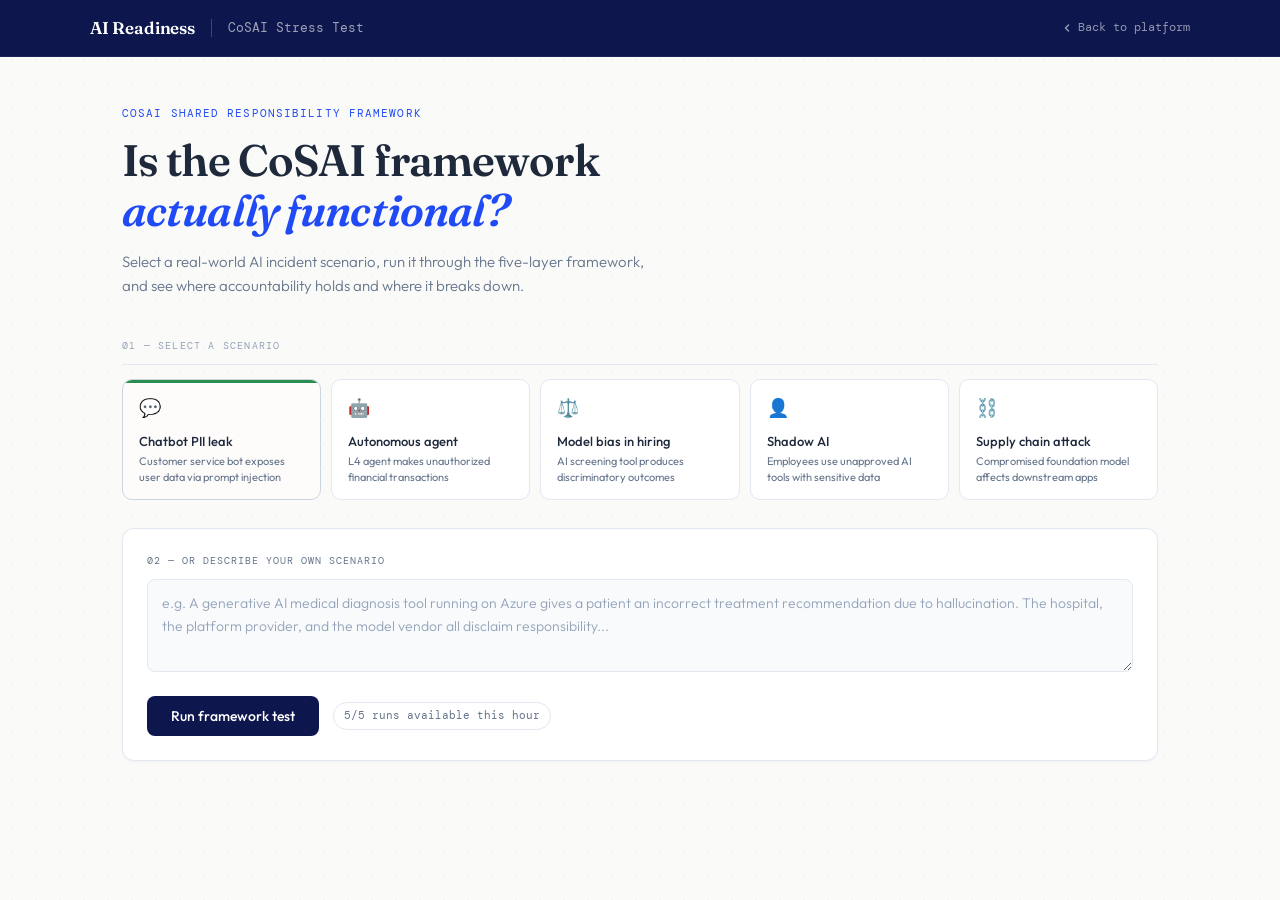
<file: wizards-raw/srf-stress-test.html>
<!DOCTYPE html>
<html lang="en">
<head>
<meta charset="UTF-8">
<meta name="viewport" content="width=device-width, initial-scale=1.0">
<title>CoSAI Framework Stress Test — AI Readiness</title>
<link rel="preconnect" href="https://fonts.googleapis.com">
<link href="https://fonts.googleapis.com/css2?family=Outfit:wght@300;400;500;600&family=Fraunces:ital,opsz,wght@0,9..144,400;0,9..144,600;1,9..144,400&family=DM+Mono:wght@400;500&display=swap" rel="stylesheet">
<style>
  :root {
    --bg: #fafaf9;
    --surface: #ffffff;
    --border: #e2e8f0;
    --border-strong: #cbd5e1;
    --text: #1e293b;
    --muted: #64748b;
    --subtle: #94a3b8;
    --navy: #0e174d;
    --navy-accent: #1f4af5;
    --navy-light: #eef2ff;

    --l1-bg: hsl(142 50% 94%);
    --l1-border: hsl(142 45% 70%);
    --l1-text: hsl(142 55% 24%);
    --l1-accent: hsl(142 55% 36%);

    --l2-bg: hsl(217 70% 95%);
    --l2-border: hsl(217 55% 70%);
    --l2-text: hsl(217 65% 26%);
    --l2-accent: hsl(217 80% 46%);

    --l3-bg: hsl(21 80% 95%);
    --l3-border: hsl(21 60% 70%);
    --l3-text: hsl(21 70% 26%);
    --l3-accent: hsl(21 85% 44%);

    --l4-bg: hsl(330 55% 95%);
    --l4-border: hsl(330 45% 70%);
    --l4-text: hsl(330 55% 26%);
    --l4-accent: hsl(330 65% 44%);

    --l5-bg: hsl(270 55% 95%);
    --l5-border: hsl(270 45% 70%);
    --l5-text: hsl(270 55% 26%);
    --l5-accent: hsl(270 60% 46%);

    --ok: hsl(142 55% 24%);
    --ok-bg: hsl(142 50% 94%);
    --warn: hsl(38 92% 30%);
    --warn-bg: hsl(38 92% 94%);
    --gap: hsl(0 72% 35%);
    --gap-bg: hsl(0 72% 95%);
  }

  *, *::before, *::after { box-sizing: border-box; margin: 0; padding: 0; }

  body {
    background: var(--bg);
    background-image: radial-gradient(circle, rgba(0,0,0,0.025) 1px, transparent 1px);
    background-size: 24px 24px;
    color: var(--text);
    font-family: 'Outfit', sans-serif;
    font-weight: 400;
    min-height: 100vh;
    line-height: 1.6;
  }

  /* ── HEADER ── */
  header {
    background: var(--navy);
    padding: 0 32px;
    position: sticky;
    top: 0;
    z-index: 100;
    border-bottom: 1px solid rgba(255,255,255,0.06);
  }
  .header-inner {
    max-width: 1100px;
    margin: 0 auto;
    height: 56px;
    display: flex;
    align-items: center;
    gap: 16px;
  }
  .header-wordmark {
    font-family: 'Fraunces', serif;
    font-size: 17px;
    font-weight: 600;
    color: #ffffff;
    letter-spacing: -0.01em;
    text-decoration: none;
  }
  .header-sep {
    width: 1px;
    height: 18px;
    background: rgba(255,255,255,0.2);
  }
  .header-tool {
    font-size: 13px;
    color: rgba(255,255,255,0.6);
    font-family: 'DM Mono', monospace;
    font-weight: 400;
  }
  .header-back {
    margin-left: auto;
    font-size: 12px;
    color: rgba(255,255,255,0.55);
    text-decoration: none;
    display: flex;
    align-items: center;
    gap: 5px;
    transition: color 0.15s;
    font-family: 'DM Mono', monospace;
  }
  .header-back:hover { color: rgba(255,255,255,0.9); }
  .header-back svg { width: 12px; height: 12px; }

  /* ── MAIN ── */
  main {
    max-width: 1100px;
    margin: 0 auto;
    padding: 48px 32px 80px;
  }

  .hero { margin-bottom: 40px; }
  .hero-eyebrow {
    font-family: 'DM Mono', monospace;
    font-size: 11px;
    letter-spacing: 0.1em;
    color: var(--navy-accent);
    margin-bottom: 12px;
  }
  .hero h1 {
    font-family: 'Fraunces', serif;
    font-size: clamp(28px, 4.5vw, 44px);
    font-weight: 600;
    line-height: 1.15;
    letter-spacing: -0.02em;
    color: var(--text);
    margin-bottom: 14px;
  }
  .hero h1 em {
    font-style: italic;
    color: var(--navy-accent);
  }
  .hero p {
    color: var(--muted);
    font-size: 15px;
    max-width: 540px;
    font-weight: 300;
  }

  /* ── SECTION LABEL ── */
  .section-label {
    font-family: 'DM Mono', monospace;
    font-size: 10px;
    letter-spacing: 0.12em;
    color: var(--subtle);
    text-transform: uppercase;
    margin-bottom: 14px;
    padding-bottom: 10px;
    border-bottom: 1px solid var(--border);
  }

  /* ── SCENARIO GRID ── */
  .scenario-grid {
    display: grid;
    grid-template-columns: repeat(auto-fit, minmax(190px, 1fr));
    gap: 10px;
    margin-bottom: 28px;
  }
  .scenario-card {
    border: 1px solid var(--border);
    border-radius: 10px;
    padding: 14px 16px;
    cursor: pointer;
    transition: all 0.15s;
    background: var(--surface);
    position: relative;
    overflow: hidden;
  }
  .scenario-card::before {
    content: '';
    position: absolute;
    top: 0; left: 0; right: 0;
    height: 3px;
    background: var(--card-accent, var(--navy-accent));
    opacity: 0;
    transition: opacity 0.15s;
  }
  .scenario-card:hover { border-color: var(--border-strong); box-shadow: 0 2px 8px rgba(0,0,0,0.06); }
  .scenario-card:hover::before, .scenario-card.active::before { opacity: 1; }
  .scenario-card.active { border-color: var(--border-strong); background: #fdfcfb; }
  .scenario-card .icon { font-size: 18px; margin-bottom: 8px; }
  .scenario-card .label { font-size: 13px; font-weight: 500; color: var(--text); margin-bottom: 3px; }
  .scenario-card .desc { font-size: 11px; color: var(--muted); line-height: 1.4; }

  /* ── INPUT AREA ── */
  .input-box {
    background: var(--surface);
    border: 1px solid var(--border);
    border-radius: 12px;
    padding: 24px;
    margin-bottom: 28px;
    box-shadow: 0 1px 3px rgba(0,0,0,0.04);
  }
  .input-box label {
    display: block;
    font-family: 'DM Mono', monospace;
    font-size: 10px;
    letter-spacing: 0.1em;
    color: var(--muted);
    text-transform: uppercase;
    margin-bottom: 10px;
  }
  textarea {
    width: 100%;
    background: #f8fafc;
    border: 1px solid var(--border);
    border-radius: 8px;
    color: var(--text);
    font-family: 'Outfit', sans-serif;
    font-size: 14px;
    font-weight: 300;
    padding: 12px 14px;
    resize: vertical;
    min-height: 90px;
    outline: none;
    transition: border-color 0.15s, box-shadow 0.15s;
    line-height: 1.6;
  }
  textarea:focus {
    border-color: var(--navy-accent);
    box-shadow: 0 0 0 3px rgba(31,74,245,0.08);
    background: white;
  }
  textarea::placeholder { color: var(--subtle); }

  .run-row {
    display: flex;
    align-items: center;
    gap: 14px;
    margin-top: 16px;
    flex-wrap: wrap;
  }
  .run-btn {
    display: inline-flex;
    align-items: center;
    gap: 8px;
    background: var(--navy);
    color: #ffffff;
    border: none;
    border-radius: 8px;
    padding: 11px 24px;
    font-size: 14px;
    font-weight: 500;
    font-family: 'Outfit', sans-serif;
    cursor: pointer;
    transition: all 0.15s;
  }
  .run-btn:hover { background: #19267a; }
  .run-btn:disabled { opacity: 0.45; cursor: not-allowed; }
  .run-btn .spinner {
    width: 14px; height: 14px;
    border: 2px solid rgba(255,255,255,0.3);
    border-top-color: #fff;
    border-radius: 50%;
    animation: spin 0.7s linear infinite;
    display: none;
  }
  .run-btn.loading .spinner { display: block; }
  .run-btn.loading .btn-text { opacity: 0.7; }
  @keyframes spin { to { transform: rotate(360deg); } }

  .rl-badge {
    font-family: 'DM Mono', monospace;
    font-size: 11px;
    padding: 4px 10px;
    border-radius: 20px;
    border: 1px solid var(--border);
    color: var(--muted);
    background: var(--surface);
  }
  .rl-badge.exhausted {
    color: var(--gap);
    border-color: hsl(0 72% 75%);
    background: var(--gap-bg);
  }

  .error-msg {
    margin-top: 10px;
    font-size: 13px;
    color: var(--gap);
    background: var(--gap-bg);
    border: 1px solid hsl(0 72% 75%);
    border-radius: 6px;
    padding: 8px 12px;
    display: none;
  }
  .error-msg.visible { display: block; }

  /* ── RESULTS ── */
  #results { display: none; }
  #results.visible { display: block; }

  .results-header {
    display: flex;
    align-items: center;
    gap: 12px;
    margin-bottom: 24px;
    padding-bottom: 18px;
    border-bottom: 1px solid var(--border);
    flex-wrap: wrap;
  }
  .results-header h2 {
    font-family: 'Fraunces', serif;
    font-size: 20px;
    font-weight: 600;
    color: var(--text);
  }
  .verdict-badge {
    font-family: 'DM Mono', monospace;
    font-size: 10px;
    padding: 3px 10px;
    border-radius: 20px;
    letter-spacing: 0.06em;
    font-weight: 500;
  }
  .verdict-functional { background: var(--ok-bg); color: var(--ok); border: 1px solid hsl(142 45% 70%); }
  .verdict-partial { background: var(--warn-bg); color: var(--warn); border: 1px solid hsl(38 92% 70%); }
  .verdict-gaps { background: var(--gap-bg); color: var(--gap); border: 1px solid hsl(0 72% 75%); }

  /* ── LAYERS GRID ── */
  .layers-grid { display: grid; gap: 8px; margin-bottom: 28px; }
  .layer-row {
    background: var(--surface);
    border: 1px solid var(--border);
    border-radius: 10px;
    padding: 14px 18px;
    display: grid;
    grid-template-columns: 190px 1fr 110px;
    gap: 14px;
    align-items: start;
    transition: box-shadow 0.15s;
  }
  .layer-row:hover { box-shadow: 0 2px 8px rgba(0,0,0,0.06); }
  .layer-name { font-family: 'DM Mono', monospace; font-size: 11px; color: var(--muted); }
  .layer-name strong { display: block; font-size: 12px; color: var(--text); margin-bottom: 2px; font-weight: 500; }
  .layer-finding { font-size: 13px; color: var(--text); line-height: 1.5; }
  .layer-status {
    text-align: right;
    font-family: 'DM Mono', monospace;
    font-size: 10px;
    padding: 3px 9px;
    border-radius: 6px;
    white-space: nowrap;
    font-weight: 500;
  }
  .status-ok { background: var(--ok-bg); color: var(--ok); }
  .status-warn { background: var(--warn-bg); color: var(--warn); }
  .status-gap { background: var(--gap-bg); color: var(--gap); }

  /* ── SCORE BARS ── */
  .score-section { margin-bottom: 28px; }
  .score-row {
    display: flex;
    align-items: center;
    gap: 12px;
    margin-bottom: 8px;
  }
  .score-label { font-size: 12px; color: var(--muted); width: 170px; flex-shrink: 0; font-family: 'DM Mono', monospace; }
  .score-bar-bg {
    flex: 1;
    height: 5px;
    background: var(--border);
    border-radius: 3px;
    overflow: hidden;
  }
  .score-bar-fill {
    height: 100%;
    border-radius: 3px;
    transition: width 0.8s cubic-bezier(0.4,0,0.2,1);
    width: 0;
  }
  .score-val { font-family: 'DM Mono', monospace; font-size: 11px; color: var(--muted); width: 40px; text-align: right; }

  /* ── THREE PANELS ── */
  .three-col {
    display: grid;
    grid-template-columns: 1fr 1fr 1fr;
    gap: 14px;
    margin-bottom: 28px;
  }
  @media (max-width: 680px) { .three-col { grid-template-columns: 1fr; } }

  .panel-card {
    background: var(--surface);
    border: 1px solid var(--border);
    border-radius: 12px;
    padding: 18px;
    box-shadow: 0 1px 3px rgba(0,0,0,0.04);
  }
  .panel-card h3 {
    font-family: 'DM Mono', monospace;
    font-size: 10px;
    letter-spacing: 0.1em;
    margin-bottom: 12px;
    padding-bottom: 10px;
    border-bottom: 1px solid var(--border);
    font-weight: 500;
  }
  .panel-card h3.ok { color: var(--ok); }
  .panel-card h3.warn { color: var(--warn); }
  .panel-card h3.info { color: var(--navy-accent); }
  .panel-card ul { list-style: none; }
  .panel-card ul li {
    font-size: 13px;
    color: var(--muted);
    padding: 5px 0;
    border-bottom: 1px solid var(--border);
    display: flex;
    gap: 8px;
    align-items: flex-start;
    line-height: 1.4;
  }
  .panel-card ul li:last-child { border-bottom: none; }
  .panel-card ul li::before {
    content: '·';
    color: var(--border-strong);
    flex-shrink: 0;
    margin-top: 1px;
    font-size: 16px;
    line-height: 1.2;
  }

  /* ── VERDICT BOX ── */
  .verdict-box {
    background: var(--surface);
    border: 1px solid var(--border);
    border-left: 4px solid var(--navy-accent);
    border-radius: 10px;
    padding: 24px;
    margin-bottom: 28px;
    box-shadow: 0 1px 3px rgba(0,0,0,0.04);
  }
  .verdict-box h2 {
    font-family: 'Fraunces', serif;
    font-size: 17px;
    font-weight: 600;
    margin-bottom: 12px;
    color: var(--text);
  }
  .verdict-box .summary-text {
    font-size: 14px;
    color: var(--muted);
    line-height: 1.7;
    font-weight: 300;
  }

  /* ── ALT FRAMEWORKS ── */
  .alt-models { margin-bottom: 28px; }
  .alt-models h2 {
    font-family: 'Fraunces', serif;
    font-size: 20px;
    font-weight: 600;
    margin-bottom: 18px;
    color: var(--text);
  }
  .model-cards {
    display: grid;
    grid-template-columns: repeat(auto-fit, minmax(260px, 1fr));
    gap: 14px;
  }
  .model-card {
    background: var(--surface);
    border: 1px solid var(--border);
    border-top: 3px solid var(--mc, var(--navy-accent));
    border-radius: 10px;
    padding: 18px;
    box-shadow: 0 1px 3px rgba(0,0,0,0.04);
  }
  .model-card .model-name { font-weight: 500; font-size: 14px; margin-bottom: 3px; color: var(--text); }
  .model-card .model-origin {
    font-family: 'DM Mono', monospace;
    font-size: 10px;
    color: var(--subtle);
    margin-bottom: 10px;
  }
  .model-card .model-desc { font-size: 13px; color: var(--muted); line-height: 1.5; margin-bottom: 10px; font-weight: 300; }
  .model-card .model-vs {
    font-size: 12px;
    color: var(--text);
    background: #f8fafc;
    border: 1px solid var(--border);
    border-radius: 6px;
    padding: 9px 11px;
    line-height: 1.5;
  }
  .model-card .model-verdict {
    margin-top: 8px;
    font-size: 10px;
    font-family: 'DM Mono', monospace;
    color: var(--subtle);
    font-weight: 500;
    letter-spacing: 0.06em;
  }

  .offline-note {
    display: none;
    font-size: 13px;
    color: var(--muted);
    margin-top: 10px;
    line-height: 1.45;
    max-width: 52em;
  }
  .offline-note.visible { display: block; }

  @media (max-width: 640px) {
    main { padding: 32px 20px 60px; }
    .layer-row { grid-template-columns: 1fr; }
    .layer-status { text-align: left; }
  }
</style>
</head>
<body>

<header>
  <div class="header-inner">
    <a href="/" class="header-wordmark">AI Readiness</a>
    <div class="header-sep"></div>
    <div class="header-tool">CoSAI Stress Test</div>
    <a href="/" class="header-back">
      <svg fill="none" viewBox="0 0 12 12" stroke="currentColor" stroke-width="1.5">
        <path stroke-linecap="round" stroke-linejoin="round" d="M7.5 9L4.5 6l3-3"/>
      </svg>
      Back to platform
    </a>
  </div>
</header>

<main>
  <div class="hero">
    <div class="hero-eyebrow">COSAI SHARED RESPONSIBILITY FRAMEWORK</div>
    <h1>Is the CoSAI framework<br><em>actually functional?</em></h1>
    <p>Select a real-world AI incident scenario, run it through the five-layer framework, and see where accountability holds and where it breaks down.</p>
  </div>

  <div class="section-label">01 — Select a scenario</div>
  <div class="scenario-grid">
    <div class="scenario-card active" style="--card-accent:var(--l1-accent)" data-id="chatbot_pii" onclick="selectScenario(this)">
      <div class="icon">💬</div>
      <div class="label">Chatbot PII leak</div>
      <div class="desc">Customer service bot exposes user data via prompt injection</div>
    </div>
    <div class="scenario-card" style="--card-accent:var(--l4-accent)" data-id="agentic_financial" onclick="selectScenario(this)">
      <div class="icon">🤖</div>
      <div class="label">Autonomous agent</div>
      <div class="desc">L4 agent makes unauthorized financial transactions</div>
    </div>
    <div class="scenario-card" style="--card-accent:var(--l3-accent)" data-id="model_bias" onclick="selectScenario(this)">
      <div class="icon">⚖️</div>
      <div class="label">Model bias in hiring</div>
      <div class="desc">AI screening tool produces discriminatory outcomes</div>
    </div>
    <div class="scenario-card" style="--card-accent:var(--l2-accent)" data-id="shadow_ai" onclick="selectScenario(this)">
      <div class="icon">👤</div>
      <div class="label">Shadow AI</div>
      <div class="desc">Employees use unapproved AI tools with sensitive data</div>
    </div>
    <div class="scenario-card" style="--card-accent:var(--l5-accent)" data-id="supply_chain" onclick="selectScenario(this)">
      <div class="icon">⛓️</div>
      <div class="label">Supply chain attack</div>
      <div class="desc">Compromised foundation model affects downstream apps</div>
    </div>
  </div>

  <div class="input-box">
    <label>02 — Or describe your own scenario</label>
    <textarea id="customScenario" rows="3" placeholder="e.g. A generative AI medical diagnosis tool running on Azure gives a patient an incorrect treatment recommendation due to hallucination. The hospital, the platform provider, and the model vendor all disclaim responsibility..."></textarea>
    <div class="run-row">
      <button class="run-btn" id="runBtn" onclick="runTest()">
        <div class="spinner"></div>
        <span class="btn-text">Run framework test</span>
      </button>
      <span class="rl-badge" id="rlBadge">5/5 runs available</span>
    </div>
    <div class="error-msg" id="errorMsg"></div>
    <p class="offline-note" id="offlineNote" aria-live="polite"></p>
  </div>

  <div id="results">
    <div class="section-label">03 — Layer-by-layer analysis</div>
    <div class="results-header">
      <h2 id="resultsTitle">Analysis complete</h2>
    </div>
    <div class="layers-grid" id="layersGrid"></div>

    <div class="section-label">04 — Framework scorecard</div>
    <div class="score-section" id="scoreSection"></div>

    <div class="three-col">
      <div class="panel-card">
        <h3 class="ok">WHAT WORKS</h3>
        <ul id="strengths"></ul>
      </div>
      <div class="panel-card">
        <h3 class="warn">GAPS FOUND</h3>
        <ul id="gaps"></ul>
      </div>
      <div class="panel-card">
        <h3 class="info">RECOMMENDATIONS</h3>
        <ul id="recs"></ul>
      </div>
    </div>

    <div class="verdict-box">
      <h2>Overall verdict</h2>
      <div class="summary-text" id="verdictText"></div>
    </div>

    <div class="alt-models">
      <div class="section-label">05 — Alternative frameworks</div>
      <h2>Is there a better model?</h2>
      <div class="model-cards" id="modelCards"></div>
    </div>
  </div>
</main>

<script>
// ── Rate limiting (5 runs / hour via localStorage) ──────────────────────────
const RL_KEY = 'srf_runs';
const RL_MAX = 5;
const RL_WINDOW_MS = 60 * 60 * 1000;

function getRLState() {
  try { return JSON.parse(localStorage.getItem(RL_KEY) || '{"ts":[]}'); }
  catch { return { ts: [] }; }
}

function checkRL() {
  const now = Date.now();
  const state = getRLState();
  state.ts = (state.ts || []).filter(t => now - t < RL_WINDOW_MS);
  const remaining = Math.max(0, RL_MAX - state.ts.length);
  return { allowed: remaining > 0, remaining, state };
}

function consumeRL() {
  const now = Date.now();
  const { state } = checkRL();
  state.ts.push(now);
  try { localStorage.setItem(RL_KEY, JSON.stringify(state)); } catch {}
}

function updateRLBadge() {
  const { remaining } = checkRL();
  const badge = document.getElementById('rlBadge');
  badge.textContent = `${remaining}/${RL_MAX} runs available this hour`;
  if (remaining === 0) {
    badge.classList.add('exhausted');
  } else {
    badge.classList.remove('exhausted');
  }
}

// ── Scenario data ────────────────────────────────────────────────────────────
const SCENARIOS = {
  chatbot_pii: "A prompt injection attack bypasses guardrails in a customer-facing chatbot deployed via Azure OpenAI (PaaS model), exposing PII from a connected CRM database. The foundation model is GPT-4 from OpenAI, the application was built by an in-house dev team, and the deploying organization is a financial services firm subject to GDPR and SR 11-7.",
  agentic_financial: "An L4 autonomous agent (human-on-loop) deployed for supplier contract negotiations using LangChain on AWS Bedrock autonomously commits the company to a $2M purchase order outside its authorized limit. The agentic framework provider, cloud provider, and the deploying organization all claim the others are responsible for the authorization boundary failure.",
  model_bias: "An AI hiring screening tool built on a fine-tuned open-source model deployed via IaaS consistently rejects candidates from certain demographic groups. The application developer claims the bias is in the training data; the original model provider says the fine-tuner is responsible; the deploying HR organization claims they only configured thresholds.",
  shadow_ai: "Employees across multiple departments are using ChatGPT, Claude, and DeepSeek with sensitive customer data and proprietary IP, without IT or security team knowledge. A regulatory audit reveals this constitutes unauthorized data processing under HIPAA. No organizational policy explicitly addressed AI tool usage.",
  supply_chain: "A widely-used open-source foundation model on Hugging Face is found to contain a backdoor introduced during training that causes it to output malicious code under specific conditions. Hundreds of downstream applications built on this model are affected. No model card disclosed the vulnerability."
};

const ALT_FRAMEWORKS_DEFAULT = [
  { name: 'NIST AI RMF', origin: 'NIST, 2023', description: 'Govern, Map, Measure, Manage risk functions.', vsCoSAI: 'Lifecycle risk functions complement CoSAI’s actor-layer split for this case.', verdict: 'COMPLEMENTARY' },
  { name: 'ISO 42001', origin: 'ISO/IEC, 2023', description: 'AI management system standard.', vsCoSAI: 'Adds auditable management-system evidence beyond layer RACI alone.', verdict: 'COMPLEMENTARY' },
  { name: 'EU AI Act', origin: 'EU, 2024', description: 'Risk-tiered regulatory obligations.', vsCoSAI: 'Deployer/provider duties and high-risk obligations sharpen enforcement paths.', verdict: 'STRONGER HERE' },
  { name: 'Google SAIF', origin: 'Google, 2023', description: 'Secure AI Framework for AI-specific risks.', vsCoSAI: 'Security control themes map cleanly onto L3–L5 technical measures.', verdict: 'COMPLEMENTARY' }
];

const ANALYSIS_PRESETS = {
  chatbot_pii: {
    verdict: 'PARTIAL',
    verdictSummary: 'CoSAI spans the actors, but prompt-injection plus CRM data paths blur who must enforce segregation at L3 versus guardrails at L4–L5.',
    layers: [
      { layer: 'L1 — AI Business & Usage', finding: 'Financial services context with GDPR and SR 11-7 sets clear business risk appetite.', status: 'WARN', owner: ' — Business owner' },
      { layer: 'L2 — AI Information', finding: 'PII in CRM connected to the bot raises classification and lawful-basis duties.', status: 'WARN', owner: ' — Data governance lead' },
      { layer: 'L3 — AI Application', finding: 'Injection bypassed app-level controls; tool-use and retrieval boundaries were insufficient.', status: 'GAP', owner: ' — Application security' },
      { layer: 'L4 — AI Platform', finding: 'Azure OpenAI PaaS provides baseline controls; tenant misconfiguration still enabled exfiltration.', status: 'WARN', owner: ' — Cloud platform owner' },
      { layer: 'L5 — AI Model Provider', finding: 'GPT-4 vendor publishes safety guidance; it does not cover your CRM connector policy.', status: 'OK', owner: ' — Model vendor relations' }
    ],
    scores: { accountabilityClarity: 58, regulatoryAlignment: 72, incidentResponse: 48, agenticCoverage: 62, practicalEnforceability: 55 },
    strengths: ['Clear multi-vendor stack (app, cloud, model) maps to layers.', 'Regulatory hooks (GDPR, SR 11-7) anchor L1–L2 duties.', 'Good language for post-incident RACI workshops.'],
    gaps: ['Injection is an L3 design issue but vendors dispute L4/L5 scope.', 'CRM connector ownership for prompt contexts is underspecified.', 'Cross-layer testing for tool-use exfiltration is not implied by the model alone.'],
    recommendations: ['Contractual split: who operates retrieval and logs tool calls.', 'Red-team prompt injection with production-like CRM fixtures.', 'Publish an internal “AI data boundary” standard tied to L2 classification.'],
    alternativeFrameworks: ALT_FRAMEWORKS_DEFAULT
  },
  agentic_financial: {
    verdict: 'GAPS_FOUND',
    verdictSummary: 'Autonomous spend outside limits is exactly where CoSAI needs crisp human-on-loop and authorization boundaries; the framework names layers but under-specifies enforcement.',
    layers: [
      { layer: 'L1 — AI Business & Usage', finding: 'Procurement use case and dollar limits belong here; policy did not bind the agent’s tools.', status: 'GAP', owner: ' — Finance / procurement' },
      { layer: 'L2 — AI Information', finding: 'Contract metadata sensitivity is clear; who may commit spend was not encoded as data rules.', status: 'WARN', owner: ' — Legal / records' },
      { layer: 'L3 — AI Application', finding: 'LangChain workflow lacked hard stops before PO issuance.', status: 'GAP', owner: ' — Engineering lead' },
      { layer: 'L4 — AI Platform', finding: 'Bedrock and IAM could enforce tool scopes; configuration gap vs policy.', status: 'WARN', owner: ' — Cloud security' },
      { layer: 'L5 — AI Model Provider', finding: 'Model did not “authorize” spend; still cited as black box by business stakeholders.', status: 'WARN', owner: ' — Vendor management' }
    ],
    scores: { accountabilityClarity: 42, regulatoryAlignment: 55, incidentResponse: 50, agenticCoverage: 35, practicalEnforceability: 40 },
    strengths: ['Highlights L3 workflow risk for agentic apps.', 'Forces discussion of cloud vs app ownership for tools.'],
    gaps: ['No default “financial agent kill switch” pattern across layers.', 'Human-on-loop timing and evidence requirements are vague.', 'Shared blame across framework, cloud, and org stalls remediation.'],
    recommendations: ['Mandate dual-control workflows for monetary tool actions.', 'Map each tool to an IAM role with spend caps at L4.', 'Add board-level AI agent risk appetite statements in L1.'],
    alternativeFrameworks: ALT_FRAMEWORKS_DEFAULT
  },
  model_bias: {
    verdict: 'PARTIAL',
    verdictSummary: 'CoSAI helps separate model, fine-tune, and deployer duties, but bias accountability still fights upstream vs downstream evidence gaps.',
    layers: [
      { layer: 'L1 — AI Business & Usage', finding: 'Hiring context triggers employment-law and fairness duties.', status: 'WARN', owner: ' — HR executive' },
      { layer: 'L2 — AI Information', finding: 'Training and evaluation datasets need lineage; HR rarely owns that data.', status: 'GAP', owner: ' — People analytics' },
      { layer: 'L3 — AI Application', finding: 'Threshold tuning without disparate-impact testing is an app defect.', status: 'GAP', owner: ' — Product owner' },
      { layer: 'L4 — AI Platform', finding: 'IaaS host provides compute isolation; not responsible for model fairness.', status: 'OK', owner: ' — Infrastructure' },
      { layer: 'L5 — AI Model Provider', finding: 'Base model vendor disclaims fine-tuned behavior; deployer must validate.', status: 'WARN', owner: ' — ML engineering' }
    ],
    scores: { accountabilityClarity: 52, regulatoryAlignment: 68, incidentResponse: 45, agenticCoverage: 70, practicalEnforceability: 48 },
    strengths: ['Useful for arguing deployer validation duty at L3.', 'Separates infrastructure from model behavior cleanly.'],
    gaps: ['No built-in bias testing obligations per layer.', 'Disputes on “root cause” data vs model stall audits.', 'HR “we only set thresholds” weakens L1 governance.'],
    recommendations: ['Require independent bias evaluation before production at L3.', 'Contractual data cards from fine-tuning vendors into L2.', 'Document model change management RACI across L3–L5.'],
    alternativeFrameworks: ALT_FRAMEWORKS_DEFAULT
  },
  shadow_ai: {
    verdict: 'GAPS_FOUND',
    verdictSummary: 'Shadow AI is an L1 policy vacuum first; CoSAI layers help after inventory exists, not before employees adopt consumer tools.',
    layers: [
      { layer: 'L1 — AI Business & Usage', finding: 'No acceptable-use policy for generative AI; governance gap at source.', status: 'GAP', owner: ' — CISO / legal' },
      { layer: 'L2 — AI Information', finding: 'HIPAA processing without BAAs or DPIAs is a direct compliance breach.', status: 'GAP', owner: ' — Privacy office' },
      { layer: 'L3 — AI Application', finding: 'Consumer chat UIs bypass enterprise DLP and logging.', status: 'GAP', owner: ' — IT operations' },
      { layer: 'L4 — AI Platform', finding: 'Unmanaged endpoints evade SSO and device posture checks.', status: 'WARN', owner: ' — Identity team' },
      { layer: 'L5 — AI Model Provider', finding: 'Public model vendors are not HIPAA business associates by default.', status: 'OK', owner: ' — Procurement' }
    ],
    scores: { accountabilityClarity: 38, regulatoryAlignment: 40, incidentResponse: 35, agenticCoverage: 78, practicalEnforceability: 42 },
    strengths: ['Frames unmanaged tools as cross-layer control debt.', 'Good anchor for an enterprise AI acceptable-use program.'],
    gaps: ['Does not prescribe discovery methods for shadow usage.', 'Vendor BAAs and data residency sit outside layer diagrams.', 'Employee training accountability is thin in the framework text.'],
    recommendations: ['Deploy sanctioned AI gateways with logging (L3–L4).', 'Publish prohibited-data classes for external LLMs (L2).', 'Run periodic egress and clipboard monitoring aligned to policy (L4).'],
    alternativeFrameworks: ALT_FRAMEWORKS_DEFAULT
  },
  supply_chain: {
    verdict: 'GAPS_FOUND',
    verdictSummary: 'Supply-chain compromise of a foundation model stresses L5 transparency and L3 dependency management; CoSAI lacks supply-chain attestation detail.',
    layers: [
      { layer: 'L1 — AI Business & Usage', finding: 'Downstream orgs rarely track model provenance as a business continuity risk.', status: 'WARN', owner: ' — Risk committee' },
      { layer: 'L2 — AI Information', finding: 'Model weights as software artifact need integrity metadata.', status: 'GAP', owner: ' — Security architecture' },
      { layer: 'L3 — AI Application', finding: 'Hundreds of apps inherit the same poisoned weights without SBOM for models.', status: 'GAP', owner: ' — Engineering' },
      { layer: 'L4 — AI Platform', finding: 'Hosting platform did not introduce the backdoor; still a distribution channel.', status: 'OK', owner: ' — Platform SRE' },
      { layer: 'L5 — AI Model Provider', finding: 'Training-time compromise is an L5 integrity gap; model cards omitted it.', status: 'GAP', owner: ' — Open-source maintainer / publisher' }
    ],
    scores: { accountabilityClarity: 45, regulatoryAlignment: 50, incidentResponse: 42, agenticCoverage: 80, practicalEnforceability: 38 },
    strengths: ['Clear story for why L5 integrity matters to L3 consumers.', 'Useful for third-party model onboarding checklists.'],
    gaps: ['No standard for cryptographic signing of model artifacts.', 'Weak guidance on verifying training pipelines.', 'Downstream liability allocation after OSS compromise is fuzzy.'],
    recommendations: ['Adopt model SBOMs and signed checkpoints before deploy (L3–L5).', 'Require independent security review for popular forks.', 'Plan coordinated disclosure playbooks across ecosystem (L1–L5).'],
    alternativeFrameworks: ALT_FRAMEWORKS_DEFAULT
  }
};

function getAnalyzeUrl() {
  if (typeof window !== 'undefined' && window.__COSAI_ANALYZE_URL__) {
    return String(window.__COSAI_ANALYZE_URL__);
  }
  return new URL('/api/analyze', window.location.origin).href;
}

function setOfflineNote(active) {
  const el = document.getElementById('offlineNote');
  if (!el) return;
  if (active) {
    el.textContent = 'This run used built-in assessment text (GitHub Pages and other static hosts cannot POST to /api/analyze). For live model output, host an analyze endpoint and set window.__COSAI_ANALYZE_URL__ to its URL before running.';
    el.classList.add('visible');
  } else {
    el.textContent = '';
    el.classList.remove('visible');
  }
}

function parseRemoteAnalyzePayload(data) {
  if (!data || !Array.isArray(data.content) || data.content.length === 0) {
    throw new Error('Unexpected response format from server.');
  }
  const raw = data.content.map(c => (c && typeof c.text === 'string' ? c.text : '')).join('');
  const clean = raw.replace(/```json\s*|```/g, '').trim();
  return JSON.parse(clean);
}

function shortenScenario(s, max) {
  const t = String(s || '').replace(/\s+/g, ' ').trim();
  if (t.length <= max) return t;
  return t.slice(0, max - 1).trim() + '…';
}

function localFrameworkAnalysis(scenario, presetId) {
  if (presetId && ANALYSIS_PRESETS[presetId]) {
    return JSON.parse(JSON.stringify(ANALYSIS_PRESETS[presetId]));
  }
  const sn = shortenScenario(scenario, 88);
  const low = scenario.toLowerCase();
  const hasAgent = /autonom|agent|human-on-loop|tool\s*use|langchain/i.test(scenario);
  const hasLeak = /leak|breach|injection|exfil|unauthori|hipaa|gdpr|shadow/i.test(low);
  const hasSupply = /supply|backdoor|hugging|model card|training/i.test(low);
  const verdict = hasLeak || hasSupply || hasAgent ? 'GAPS_FOUND' : 'PARTIAL';
  const ac = hasAgent ? 44 : hasSupply ? 46 : 55;
  const ir = hasLeak ? 40 : 52;
  const ag = hasAgent ? 38 : 72;
  return {
    verdict,
    verdictSummary: `For this scenario (“${sn}”), CoSAI layers help map actors, but accountability clarity still depends on contracts and telemetry not shown in the framework diagram alone.`,
    layers: [
      { layer: 'L1 — AI Business & Usage', finding: `Business context and risk appetite should anchor decisions for: ${sn}`, status: 'WARN', owner: ' — Executive sponsor' },
      { layer: 'L2 — AI Information', finding: 'Data classification, lawful use, and retention for model inputs/outputs need explicit owners.', status: hasLeak ? 'GAP' : 'WARN', owner: ' — Data governance' },
      { layer: 'L3 — AI Application', finding: 'Workflow design, testing, and human oversight for the AI feature sit with the application team.', status: 'WARN', owner: ' — Product / engineering' },
      { layer: 'L4 — AI Platform', finding: 'Cloud and API guardrails (identity, logging, quotas) must align to the app’s threat model.', status: 'OK', owner: ' — Platform security' },
      { layer: 'L5 — AI Model Provider', finding: 'Model capabilities, safety claims, and update channels belong to the model supplier relationship.', status: 'WARN', owner: ' — Vendor management' }
    ],
    scores: {
      accountabilityClarity: ac,
      regulatoryAlignment: hasLeak ? 62 : 55,
      incidentResponse: ir,
      agenticCoverage: ag,
      practicalEnforceability: 50
    },
    strengths: ['Five-layer view surfaces multiple accountable parties quickly.', 'Works as a workshop structure for RACI and control mapping.', 'Helps separate application design from platform and model duties.'],
    gaps: ['Layer text alone does not mandate specific controls or test evidence.', 'Cross-border and sector rules still need legal interpretation (L1–L2).', 'Dynamic agent workflows stress static layer boundaries.'],
    recommendations: ['Publish a one-page RACI per system referencing L1–L5.', 'Run tabletop exercises with real logs and vendor contacts.', 'Tie procurement security questionnaires explicitly to each layer.'],
    alternativeFrameworks: ALT_FRAMEWORKS_DEFAULT.map(f => ({ ...f }))
  };
}

let selectedId = 'chatbot_pii';

function selectScenario(el) {
  document.querySelectorAll('.scenario-card').forEach(c => c.classList.remove('active'));
  el.classList.add('active');
  selectedId = el.dataset.id;
  document.getElementById('customScenario').value = '';
  document.getElementById('results').classList.remove('visible');
}

// ── Main run function ────────────────────────────────────────────────────────
async function runTest() {
  const btn = document.getElementById('runBtn');
  const errorEl = document.getElementById('errorMsg');
  errorEl.classList.remove('visible');
  setOfflineNote(false);

  const { allowed } = checkRL();
  if (!allowed) {
    showError('Rate limit reached. You can run up to 5 analyses per hour. Please try again later.');
    return;
  }

  const customText = document.getElementById('customScenario').value.trim();
  const scenario = customText || SCENARIOS[selectedId];

  btn.classList.add('loading');
  btn.disabled = true;
  btn.querySelector('.btn-text').textContent = 'Analyzing…';
  document.getElementById('results').classList.remove('visible');

  const presetId = customText ? null : selectedId;

  const prompt = `You are an AI governance expert. Evaluate this scenario against the CoSAI 5-Layer AI Shared Responsibility Framework. Be concise — keep all string values under 25 words each.

SCENARIO: ${scenario}

Respond ONLY with a JSON object, no markdown, no backticks, no explanation. Use this exact structure with short string values:
{"verdict":"FUNCTIONAL","verdictSummary":"One or two sentences max.","layers":[{"layer":"L1 — AI Business & Usage","finding":"Short finding.","status":"OK","owner":"Role name"},{"layer":"L2 — AI Information","finding":"Short finding.","status":"WARN","owner":"Role name"},{"layer":"L3 — AI Application","finding":"Short finding.","status":"GAP","owner":"Role name"},{"layer":"L4 — AI Platform","finding":"Short finding.","status":"OK","owner":"Role name"},{"layer":"L5 — AI Model Provider","finding":"Short finding.","status":"OK","owner":"Role name"}],"scores":{"accountabilityClarity":75,"regulatoryAlignment":60,"incidentResponse":50,"agenticCoverage":40,"practicalEnforceability":55},"strengths":["Strength one.","Strength two.","Strength three."],"gaps":["Gap one.","Gap two.","Gap three."],"recommendations":["Rec one.","Rec two.","Rec three."],"alternativeFrameworks":[{"name":"NIST AI RMF","origin":"NIST, 2023","description":"Govern, Map, Measure, Manage risk functions.","vsCoSAI":"One sentence comparison for this scenario.","verdict":"COMPLEMENTARY"},{"name":"ISO 42001","origin":"ISO/IEC, 2023","description":"AI management system standard.","vsCoSAI":"One sentence comparison.","verdict":"COMPLEMENTARY"},{"name":"EU AI Act","origin":"EU, 2024","description":"Risk-tiered regulatory obligations.","vsCoSAI":"One sentence comparison.","verdict":"STRONGER HERE"},{"name":"Google SAIF","origin":"Google, 2023","description":"Secure AI Framework for AI-specific risks.","vsCoSAI":"One sentence comparison.","verdict":"COMPLEMENTARY"}]}

Fill in real values for this scenario. verdict must be FUNCTIONAL, PARTIAL, or GAPS_FOUND. status must be OK, WARN, or GAP. framework verdict must be COMPLEMENTARY, STRONGER HERE, or WEAKER HERE.`;

  const controller = new AbortController();
  const timeoutId = setTimeout(() => controller.abort(), 30000);

  try {
    const analyzeUrl = getAnalyzeUrl();
    let result = null;
    let usedOffline = false;

    const tryRemote = async () => {
      const res = await fetch(analyzeUrl, {
        method: 'POST',
        headers: { 'Content-Type': 'application/json' },
        body: JSON.stringify({ messages: [{ role: 'user', content: prompt }] }),
        signal: controller.signal
      });
      if (res.ok) {
        const data = await res.json();
        return parseRemoteAnalyzePayload(data);
      }
      if (res.status === 404 || res.status === 405 || res.status === 501) {
        return null;
      }
      const err = await res.json().catch(() => ({}));
      throw new Error(err.error || `Server error ${res.status}`);
    };

    try {
      result = await tryRemote();
    } catch (e1) {
      if (e1.name === 'AbortError') throw e1;
      const isNetwork =
        (typeof TypeError !== 'undefined' && e1 instanceof TypeError) ||
        /network|failed to fetch|load failed|networkerror/i.test(String(e1 && e1.message));
      if (isNetwork) {
        result = null;
      } else {
        throw e1;
      }
    }

    if (result === null) {
      usedOffline = true;
      result = localFrameworkAnalysis(scenario, presetId);
    }

    validateAndRender(result);
    if (usedOffline) setOfflineNote(true);
    consumeRL();
    updateRLBadge();
  } catch (e) {
    const msg = e.name === 'AbortError'
      ? 'Analysis timed out after 30 seconds. Please try again.'
      : (e.message || 'Analysis failed. Please try again.');
    showError(msg);
    console.error(e);
  } finally {
    clearTimeout(timeoutId);
    btn.classList.remove('loading');
    btn.disabled = false;
    btn.querySelector('.btn-text').textContent = 'Run framework test';
  }
}

function showError(msg) {
  const el = document.getElementById('errorMsg');
  el.textContent = msg;
  el.classList.add('visible');
}

// ── Response validation ──────────────────────────────────────────────────────
function validateAndRender(r) {
  if (!r || typeof r !== 'object') throw new Error('Invalid response structure.');
  if (!Array.isArray(r.layers) || r.layers.length === 0) throw new Error('Missing layers in response.');
  if (typeof r.verdictSummary !== 'string') throw new Error('Missing verdictSummary in response.');
  if (!r.scores || typeof r.scores !== 'object') throw new Error('Missing scores in response.');
  if (!Array.isArray(r.strengths) || !Array.isArray(r.gaps) || !Array.isArray(r.recommendations)) {
    throw new Error('Missing strengths/gaps/recommendations in response.');
  }
  renderResults(r);
}

// ── Rendering ────────────────────────────────────────────────────────────────
function sanitize(str) {
  const d = document.createElement('div');
  d.textContent = String(str || '');
  return d.innerHTML;
}

const LAYER_COLORS = {
  L1: { border: 'var(--l1-accent)', bg: 'var(--l1-bg)' },
  L2: { border: 'var(--l2-accent)', bg: 'var(--l2-bg)' },
  L3: { border: 'var(--l3-accent)', bg: 'var(--l3-bg)' },
  L4: { border: 'var(--l4-accent)', bg: 'var(--l4-bg)' },
  L5: { border: 'var(--l5-accent)', bg: 'var(--l5-bg)' }
};

const VERDICT_MAP = {
  FUNCTIONAL:  { cls: 'verdict-functional', label: 'FUNCTIONAL' },
  PARTIAL:     { cls: 'verdict-partial',    label: 'PARTIAL' },
  GAPS_FOUND:  { cls: 'verdict-gaps',       label: 'GAPS FOUND' }
};

const MC_COLORS = {
  'COMPLEMENTARY': 'var(--l2-accent)',
  'STRONGER HERE': 'var(--l1-accent)',
  'WEAKER HERE':   'var(--l3-accent)'
};

function renderResults(r) {
  // Verdict badge
  const header = document.getElementById('resultsTitle').parentElement;
  const oldBadge = header.querySelector('.verdict-badge');
  if (oldBadge) oldBadge.remove();
  const vm = VERDICT_MAP[r.verdict] || { cls: 'verdict-partial', label: sanitize(r.verdict) };
  const badge = document.createElement('span');
  badge.className = `verdict-badge ${vm.cls}`;
  badge.textContent = vm.label;
  header.appendChild(badge);

  // Layers
  const lg = document.getElementById('layersGrid');
  lg.innerHTML = r.layers.map(l => {
    const key = (l.layer || '').match(/^(L\d)/)?.[1] || 'L1';
    const lc = LAYER_COLORS[key] || LAYER_COLORS.L1;
    const statusClass = { OK: 'status-ok', WARN: 'status-warn', GAP: 'status-gap' }[l.status] || 'status-warn';
    const statusLabel = { OK: '✓ Covered', WARN: '⚠ Partial', GAP: '✗ Gap' }[l.status] || sanitize(l.status);
    return `<div class="layer-row" style="border-left: 3px solid ${lc.border}; background: ${lc.bg}">
      <div class="layer-name"><strong>${sanitize(l.layer)}</strong>${sanitize(l.owner || '')}</div>
      <div class="layer-finding">${sanitize(l.finding)}</div>
      <div class="layer-status ${statusClass}">${statusLabel}</div>
    </div>`;
  }).join('');

  // Scores
  const scoreLabels = {
    accountabilityClarity: 'Accountability clarity',
    regulatoryAlignment:   'Regulatory alignment',
    incidentResponse:      'Incident response',
    agenticCoverage:       'Agentic coverage',
    practicalEnforceability: 'Enforceability'
  };
  const ss = document.getElementById('scoreSection');
  ss.innerHTML = Object.entries(r.scores).map(([k, v]) => {
    const num = Number(v) || 0;
    const fillColor = num >= 70 ? 'var(--l1-accent)' : num >= 40 ? '#d97706' : 'var(--gap)';
    return `<div class="score-row">
      <div class="score-label">${scoreLabels[k] || sanitize(k)}</div>
      <div class="score-bar-bg"><div class="score-bar-fill" data-val="${num}" style="background:${fillColor}"></div></div>
      <div class="score-val">${num}/100</div>
    </div>`;
  }).join('');
  setTimeout(() => {
    document.querySelectorAll('.score-bar-fill').forEach(bar => {
      bar.style.width = bar.dataset.val + '%';
    });
  }, 80);

  // Lists
  const fill = (id, items) => {
    document.getElementById(id).innerHTML = (Array.isArray(items) ? items : []).map(i => `<li>${sanitize(i)}</li>`).join('');
  };
  fill('strengths', r.strengths);
  fill('gaps', r.gaps);
  fill('recs', r.recommendations);

  // Verdict text
  document.getElementById('verdictText').textContent = r.verdictSummary || '';

  // Alt frameworks
  const mc = document.getElementById('modelCards');
  mc.innerHTML = (Array.isArray(r.alternativeFrameworks) ? r.alternativeFrameworks : []).map(m => `
    <div class="model-card" style="--mc:${MC_COLORS[m.verdict] || 'var(--navy-accent)'}">
      <div class="model-name">${sanitize(m.name)}</div>
      <div class="model-origin">${sanitize(m.origin)}</div>
      <div class="model-desc">${sanitize(m.description)}</div>
      <div class="model-vs">${sanitize(m.vsCoSAI)}</div>
      <div class="model-verdict">${sanitize(m.verdict)}</div>
    </div>`).join('');

  document.getElementById('results').classList.add('visible');
  document.getElementById('results').scrollIntoView({ behavior: 'smooth', block: 'start' });
}

// Init rate limit badge on load
document.addEventListener('DOMContentLoaded', updateRLBadge);
</script>
</body>
</html>
</file>
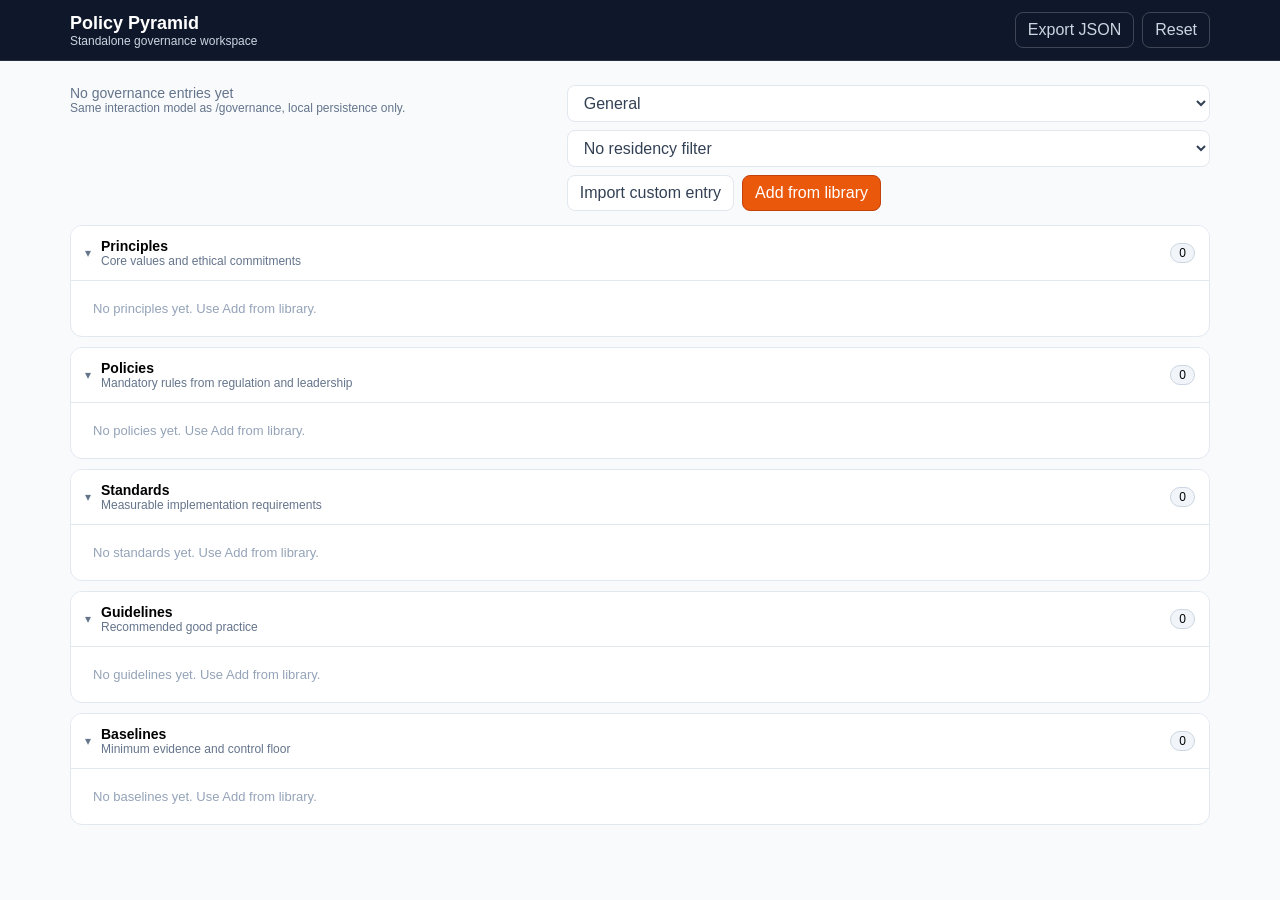
<file: wizards/ai_policy_pyramid.html>
<!DOCTYPE html>
<html lang="en">
<head>
<meta charset="UTF-8">
<meta name="viewport" content="width=device-width, initial-scale=1.0">
<title>Policy Pyramid Governance Workspace</title>
<meta name="description" content="Standalone governance workspace with policy library, cascade mapping, and local persistence.">
<style>
:root{--bg:#f8fafc;--surface:#fff;--ink:#0f172a;--muted:#64748b;--line:#e2e8f0;--brand:#ea580c;--brandd:#c2410c;--ok:#059669;--danger:#b91c1c}
*{box-sizing:border-box}body{margin:0;font-family:ui-sans-serif,-apple-system,BlinkMacSystemFont,"Segoe UI",Roboto,Arial,sans-serif;background:var(--bg);color:var(--ink)}
.top{position:sticky;top:0;z-index:20;background:#0f172a;color:#fff;border-bottom:1px solid rgba(255,255,255,.1)}
.topin{max-width:1180px;margin:0 auto;padding:12px 20px;display:flex;gap:12px;align-items:center}
.top h1{font-size:18px;margin:0}.sub{font-size:12px;color:#cbd5e1}.toolbar{margin-left:auto;display:flex;gap:8px}
button{font:inherit}
.btn{border:1px solid var(--line);background:#fff;color:#334155;border-radius:8px;padding:8px 12px;cursor:pointer}
.btn:hover{background:#f8fafc}.btn.primary{background:var(--brand);border-color:var(--brandd);color:#fff}.btn.primary:hover{filter:brightness(1.03)}
.btn.ghost{background:transparent;color:#cbd5e1;border-color:rgba(255,255,255,.2)} .btn.ghost:hover{background:rgba(255,255,255,.08)}
.wrap{max-width:1180px;margin:0 auto;padding:24px 20px 70px}
.head{display:flex;justify-content:space-between;gap:16px;flex-wrap:wrap;margin-bottom:14px}
.stats{font-size:14px;color:var(--muted)}
.stack{display:flex;flex-direction:column;gap:10px}
.sec{border:1px solid var(--line);border-radius:12px;overflow:hidden;background:var(--surface)}
.sech{width:100%;border:0;background:#fff;text-align:left;padding:12px 14px;display:flex;justify-content:space-between;align-items:center;cursor:pointer}
.l{display:flex;gap:10px;align-items:center}.chev{font-size:12px;color:#64748b}
.ttl{font-weight:700;font-size:14px}.desc{font-size:12px;color:#64748b}
.cnt{font-size:12px;background:#f1f5f9;border:1px solid #cbd5e1;border-radius:999px;padding:2px 8px}
.secb{padding:12px 14px;border-top:1px solid var(--line)}
.cards{display:grid;grid-template-columns:repeat(auto-fill,minmax(300px,1fr));gap:10px}
.card{border:1px solid #dbeafe;background:#f8fafc;border-radius:10px;padding:10px}
.ct{font-size:14px;font-weight:700;margin:0 0 6px}.cb{font-size:12px;color:#475569;margin:0 0 8px;white-space:pre-wrap}
.chips{display:flex;gap:6px;flex-wrap:wrap;margin-bottom:8px}
.chip{font-size:11px;border:1px solid #cbd5e1;border-radius:999px;padding:2px 8px;background:#fff;color:#334155}
.chip.miss{border-style:dashed;opacity:.6}
.row{display:flex;justify-content:space-between;align-items:center;gap:8px;margin-top:8px}
.danger{border-color:#fecaca;color:var(--danger);background:#fff5f5}
.empty{font-size:13px;color:#94a3b8;padding:8px}
.small{font-size:12px;color:#64748b}
.map{border-top:1px dashed #cbd5e1;margin-top:8px;padding-top:8px}
.map label{display:block;font-size:11px;color:#64748b;margin-bottom:6px}
.mapchips{display:flex;flex-wrap:wrap;gap:6px}
.mapchips .chip{padding:0 8px 2px 6px}
.mapchips input{vertical-align:middle;margin-right:4px}
.overlay{position:fixed;inset:0;background:rgba(2,6,23,.35);z-index:40;display:none}.overlay.on{display:block}
.drawer{position:fixed;top:0;right:-500px;width:min(500px,100vw);height:100%;background:#fff;z-index:50;border-left:1px solid var(--line);transition:right .2s}
.drawer.on{right:0}.dh{padding:12px 14px;border-bottom:1px solid var(--line);display:flex;justify-content:space-between;align-items:center}
.db{padding:12px 14px;display:flex;flex-direction:column;gap:10px;height:calc(100% - 54px);overflow:auto}
.tabs{display:flex;gap:6px;overflow:auto}
.tab{border:1px solid var(--line);background:#fff;color:#475569;border-radius:999px;padding:4px 10px;font-size:12px;white-space:nowrap}
.tab.on{background:var(--brand);border-color:var(--brandd);color:#fff}
.tpl{border:1px solid var(--line);border-radius:10px;padding:10px}.tpl p{font-size:12px;color:#64748b;margin:6px 0}
.modal{position:fixed;inset:0;display:none;place-items:center;z-index:60}.modal.on{display:grid}
.panel{background:#fff;border:1px solid var(--line);border-radius:12px;width:min(760px,94vw);max-height:88vh;overflow:auto}
.ph{padding:12px 14px;border-bottom:1px solid var(--line);display:flex;justify-content:space-between}
.pb{padding:14px;display:grid;gap:10px}.g2{display:grid;gap:10px;grid-template-columns:1fr 1fr}
label{display:block;font-size:12px;color:#475569;margin-bottom:4px}
input,select,textarea{width:100%;border:1px solid var(--line);border-radius:8px;padding:8px 10px;font:inherit}
textarea{min-height:120px;resize:vertical}
.pf{padding:12px 14px;border-top:1px solid var(--line);display:flex;justify-content:flex-end;gap:8px}
</style>
</head>
<body>
<header class="top"><div class="topin"><div><h1>Policy Pyramid</h1><div class="sub">Standalone governance workspace</div></div><div class="toolbar"><button class="btn ghost" id="exportBtn">Export JSON</button><button class="btn ghost" id="resetBtn">Reset</button></div></div></header>
<main class="wrap">
  <div class="head">
    <div><div class="stats" id="stats"></div><div class="small">Same interaction model as /governance, local persistence only.</div></div>
    <div style="display:flex;gap:8px;flex-wrap:wrap">
      <select id="verticalSel" class="btn"><option value="">General</option><option value="HEALTHCARE">Healthcare</option><option value="FINANCIAL">Financial</option><option value="PUBLIC_SECTOR">Public sector</option></select>
      <select id="residencySel" class="btn"><option value="">No residency filter</option><option value="EU">EU</option><option value="US">US</option></select>
      <button class="btn" id="customBtn">Import custom entry</button>
      <button class="btn primary" id="libraryBtn">Add from library</button>
    </div>
  </div>
  <section class="stack" id="stack"></section>
</main>
<div class="overlay" id="overlay"></div>
<aside class="drawer" id="drawer"><div class="dh"><strong>Policy Library</strong><button class="btn" id="drawerClose">Close</button></div><div class="db"><div class="tabs" id="tabs"></div><div id="tplList"></div></div></aside>
<div class="modal" id="modal"><div class="panel"><div class="ph"><strong>Import custom entry</strong><button class="btn" id="modalClose">Close</button></div><div class="pb">
  <div><label>Title</label><input id="fTitle" maxlength="200"></div>
  <div class="g2"><div><label>Level</label><select id="fLevel"></select></div><div><label>Driver</label><select id="fDriver"><option value="REGULATION">Regulation</option><option value="CUSTOMER_DEMAND">Customer demand</option><option value="COMPANY_INTEREST">Company interest</option></select></div></div>
  <div><label>Source (optional)</label><input id="fSource" maxlength="500"></div>
  <div><label>Statement</label><textarea id="fBody" maxlength="4000"></textarea></div>
</div><div class="pf"><button class="btn" id="cancelImport">Cancel</button><button class="btn primary" id="saveImport">Add entry</button></div></div></div>
<script>
(() => {
  const STORAGE="governance-standalone-v4";
  const LEVELS=["PRINCIPLE","POLICY","STANDARD","GUIDELINE","BASELINE"];
  const META={PRINCIPLE:{label:"Principles",desc:"Core values and ethical commitments"},POLICY:{label:"Policies",desc:"Mandatory rules from regulation and leadership"},STANDARD:{label:"Standards",desc:"Measurable implementation requirements"},GUIDELINE:{label:"Guidelines",desc:"Recommended good practice"},BASELINE:{label:"Baselines",desc:"Minimum evidence and control floor"}};
  let SEEDED_TEMPLATES=[];
  const FALLBACK_TEMPLATES=[
    {id:"pt-p1-dignity",level:"PRINCIPLE",title:"Human Dignity & Rights",statement:"Develop and deploy AI that respects human dignity and fundamental rights.",driverType:"COMPANY_INTEREST",parentIds:[],verticalKeys:[]},
    {id:"pt-p2-transparency",level:"PRINCIPLE",title:"Transparency & Explainability",statement:"Provide meaningful explanation and oversight for impactful AI decisions.",driverType:"COMPANY_INTEREST",parentIds:[],verticalKeys:[]},
    {id:"pt-p3-fairness",level:"PRINCIPLE",title:"Fairness & Non-Discrimination",statement:"Identify and mitigate bias; prevent unlawful discrimination.",driverType:"COMPANY_INTEREST",parentIds:[],verticalKeys:[]},
    {id:"pt-pol4-nist-govern",level:"POLICY",title:"AI Risk Governance Policy",statement:"Operate AI risk governance aligned with NIST AI RMF GOVERN.",driverType:"REGULATION",parentIds:["pt-p2-transparency"],verticalKeys:[]},
    {id:"pt-pol8-gdpr-ai",level:"POLICY",title:"AI & GDPR Obligations",statement:"Comply with GDPR obligations for AI processing and automated decisions.",driverType:"REGULATION",parentIds:["pt-p1-dignity"],verticalKeys:[]},
    {id:"pt-std6-bias-testing",level:"STANDARD",title:"Bias & Fairness Testing Standard",statement:"Require pre-deployment fairness testing and remediation where needed.",driverType:"CUSTOMER_DEMAND",parentIds:["pt-pol4-nist-govern"],verticalKeys:[]},
    {id:"pt-std7-explainability",level:"STANDARD",title:"Explainability Documentation Standard",statement:"Maintain explainability documentation for consequential decisions.",driverType:"CUSTOMER_DEMAND",parentIds:["pt-pol4-nist-govern"],verticalKeys:[]},
    {id:"pt-gl4-ethics-review",level:"GUIDELINE",title:"Quarterly AI Ethics Reviews",statement:"Run recurring cross-functional ethics reviews of AI use.",driverType:"COMPANY_INTEREST",parentIds:["pt-std6-bias-testing"],verticalKeys:[]},
    {id:"pt-gl8-user-notice",level:"GUIDELINE",title:"Disclose AI Use to Affected Individuals",statement:"Provide clear notice when AI materially affects user outcomes.",driverType:"COMPANY_INTEREST",parentIds:["pt-std7-explainability"],verticalKeys:[]},
    {id:"pt-bl2-logging",level:"BASELINE",title:"Logging & Monitoring on Production AI",statement:"Enable structured logs and monitoring for production AI.",driverType:"COMPANY_INTEREST",parentIds:["pt-std7-explainability"],verticalKeys:[]},
    {id:"pt-bl3-ir",level:"BASELINE",title:"AI Incident Response Plan",statement:"Maintain and test an AI incident response plan annually.",driverType:"COMPANY_INTEREST",parentIds:["pt-std7-explainability"],verticalKeys:[]}
  ];
  const $=(id)=>document.getElementById(id), uid=()=>`e_${Math.random().toString(36).slice(2,10)}`, idx=(l)=>LEVELS.indexOf(l), prev=(l)=>LEVELS[idx(l)-1]||null;
  const state={entries:[],collapsed:new Set(),libraryLevel:"ALL",vertical:"",residency:""};
  function templates(){
    return SEEDED_TEMPLATES.filter((t)=>!state.vertical || !t.verticalKeys || t.verticalKeys.length===0 || t.verticalKeys.includes(state.vertical));
  }
  async function loadSeededTemplates(){
    try{
      const res=await fetch("./policy-library-full.json",{cache:"no-store"});
      if(!res.ok) throw new Error("template fetch failed");
      SEEDED_TEMPLATES=await res.json();
    }catch{
      SEEDED_TEMPLATES=FALLBACK_TEMPLATES;
    }
  }
  function load(){try{const s=JSON.parse(localStorage.getItem(STORAGE)||"{}");state.entries=Array.isArray(s.entries)?s.entries:[];state.collapsed=new Set(Array.isArray(s.collapsed)?s.collapsed:[]);const lv=s.libraryLevel||"ALL";state.libraryLevel=(lv==="ALL"||LEVELS.includes(lv))?lv:"ALL";state.vertical=s.vertical||"";state.residency=s.residency||"";}catch{}}
  function save(){try{localStorage.setItem(STORAGE,JSON.stringify({entries:state.entries,collapsed:[...state.collapsed],libraryLevel:state.libraryLevel,vertical:state.vertical,residency:state.residency}))}catch{}}
  const byLevel=(l)=>state.entries.filter(e=>e.pyramidLevel===l), eff=(e)=>e.templateId||e.sourceKey||e.id, tById=(id)=>templates().find(t=>t.id===id)||null;
  function ensureTemplateEntry(t){
    if(state.entries.some(e=>e.templateId===t.id))return false;
    state.entries.push({id:uid(),pyramidLevel:t.level,driverType:t.driverType,title:t.title,body:t.statement,isCustom:false,sourceKey:t.id,templateId:t.id,parentRefs:[...(t.parentIds||[])]});
    return true;
  }
  function addTemplateCascade(rootId){
    const rows=templates();
    const childrenByParent=new Map();
    rows.forEach((r)=>{(r.parentIds||[]).forEach((pid)=>{if(!childrenByParent.has(pid))childrenByParent.set(pid,[]);childrenByParent.get(pid).push(r);});});
    const q=[rootId],seen=new Set([rootId]);
    while(q.length){
      const cur=q.shift();
      const kids=childrenByParent.get(cur)||[];
      kids.forEach((k)=>{
        ensureTemplateEntry(k);
        if(!seen.has(k.id)){seen.add(k.id);q.push(k.id);}
      });
    }
  }
  function addTemplate(t,opts={cascade:false,prompt:true}){
    const addedRoot=ensureTemplateEntry(t);
    if(opts.cascade){
      addTemplateCascade(t.id);
      save();render();
      return;
    }
    if(opts.prompt){
      const direct=(templates().filter((x)=>(x.parentIds||[]).includes(t.id))).filter((x)=>!state.entries.some((e)=>e.templateId===x.id));
      if(direct.length){
        const preview=direct.slice(0,4).map((x)=>`- ${x.title}`).join("\n");
        const extra=direct.length>4?`\n- +${direct.length-4} more`:"";
        const ok=window.confirm(`Add suggested downstream items now?\n\n${preview}${extra}`);
        if(ok)addTemplateCascade(t.id);
      }
    }
    if(addedRoot || opts.prompt){save();render();}
  }
  function removeEntry(id){const r=state.entries.find(e=>e.id===id);if(!r)return;const rid=eff(r);state.entries=state.entries.filter(e=>e.id!==id).map(e=>({...e,parentRefs:(e.parentRefs||[]).filter(x=>x!==rid)}));save();render()}
  function updateParentRef(entryId,parentId,checked){const e=state.entries.find(x=>x.id===entryId);if(!e)return;const refs=new Set(e.parentRefs||[]);checked?refs.add(parentId):refs.delete(parentId);e.parentRefs=[...refs];save();renderStack()}
  function scrollTo(id){const el=document.getElementById(`entry_${id}`);if(!el)return;el.scrollIntoView({behavior:"smooth",block:"center"});el.style.outline="2px solid #fb923c";setTimeout(()=>el.style.outline="",1200)}
  function renderStats(){const lv=LEVELS.filter(l=>byLevel(l).length>0).length;$("stats").textContent=state.entries.length?`${state.entries.length} entries across ${lv} levels`:"No governance entries yet"}
  function renderStack(){
    const host=$("stack");
    host.innerHTML="";
    LEVELS.forEach(level=>{
      const list=byLevel(level),sec=document.createElement("section");
      sec.className="sec";
      const open=!state.collapsed.has(level);
      sec.innerHTML=`<button class="sech"><span class="l"><span class="chev">${open?"▾":"▸"}</span><span><div class="ttl">${META[level].label}</div><div class="desc">${META[level].desc}</div></span></span><span class="cnt">${list.length}</span></button>`;
      const body=document.createElement("div");
      body.className="secb";
      body.style.display=open?"block":"none";
      if(!list.length){
        body.innerHTML=`<div class="empty">No ${META[level].label.toLowerCase()} yet. Use Add from library.</div>`;
      } else {
        const cards=document.createElement("div");
        cards.className="cards";
        list.forEach(e=>{
          const card=document.createElement("article");
          card.className="card";
          card.id=`entry_${e.id}`;
          const tmpl=e.templateId?tById(e.templateId):null;
          const known=(e.parentRefs||[]).map(pid=>state.entries.find(x=>eff(x)===pid)).filter(Boolean);
          const missing=(tmpl?.parentIds||[]).filter(pid=>!state.entries.find(x=>eff(x)===pid)).map(pid=>tById(pid)).filter(Boolean);
          const down=state.entries.filter(x=>(x.parentRefs||[]).includes(eff(e)));
          card.innerHTML=`<h3 class="ct"></h3><p class="cb"></p><div class="chips"></div><div class="row"><span class="small">${e.driverType}</span><button class="btn danger">Delete</button></div>`;
          card.querySelector(".ct").textContent=e.title;
          card.querySelector(".cb").textContent=e.body;
          card.querySelector(".danger").addEventListener("click",()=>removeEntry(e.id));
          const chips=card.querySelector(".chips");
          if(known.length){
            const tag=document.createElement("span"); tag.className="chip"; tag.textContent="Driven by"; chips.appendChild(tag);
            known.forEach(p=>{const b=document.createElement("button"); b.className="chip"; b.textContent=`↑ ${p.title}`; b.addEventListener("click",()=>scrollTo(p.id)); chips.appendChild(b);});
          }
          missing.forEach(p=>{const s=document.createElement("span"); s.className="chip miss"; s.textContent=`↑ ${p.title}`; chips.appendChild(s);});
          if(down.length){
            const tag2=document.createElement("span"); tag2.className="chip"; tag2.textContent="Drives"; chips.appendChild(tag2);
            down.forEach(d=>{const b=document.createElement("button"); b.className="chip"; b.textContent=`↓ ${d.title}`; b.addEventListener("click",()=>scrollTo(d.id)); chips.appendChild(b);});
          }
          const pl=prev(level);
          if(pl){
            const prevEntries=byLevel(pl), map=document.createElement("div");
            map.className="map";
            map.innerHTML="<label>Linked to previous-level items (relationship graph)</label>";
            const box=document.createElement("div"); box.className="mapchips";
            if(!prevEntries.length){
              box.innerHTML=`<span class="small">No ${META[pl].label.toLowerCase()} available yet.</span>`;
            } else {
              prevEntries.forEach(p=>{
                const chip=document.createElement("label"); chip.className="chip";
                const cb=document.createElement("input"); cb.type="checkbox";
                cb.checked=(e.parentRefs||[]).includes(eff(p));
                cb.addEventListener("change",()=>updateParentRef(e.id,eff(p),cb.checked));
                chip.appendChild(cb); chip.appendChild(document.createTextNode(p.title)); box.appendChild(chip);
              });
            }
            map.appendChild(box);
            if(missing.length){
              const addMissing=document.createElement("div");
              addMissing.style.marginTop="8px";
              addMissing.innerHTML='<span class="small">Missing upstream templates: </span>';
              missing.forEach((m)=>{
                const b=document.createElement("button");
                b.className="btn";
                b.style.margin="4px 6px 0 0";
                b.textContent=`Add ${m.title}`;
                b.addEventListener("click",()=>addTemplate(m,{cascade:false,prompt:false}));
                addMissing.appendChild(b);
              });
              map.appendChild(addMissing);
            }
            card.appendChild(map);
          }
          cards.appendChild(card);
        });
        body.appendChild(cards);
      }
      sec.appendChild(body);
      sec.querySelector(".sech").addEventListener("click",()=>{state.collapsed.has(level)?state.collapsed.delete(level):state.collapsed.add(level);save();renderStack();});
      host.appendChild(sec);
    });
  }
  function renderDrawer(){const rows=templates(),tabs=$("tabs");tabs.innerHTML="";["ALL",...LEVELS].forEach(l=>{const b=document.createElement("button");b.className=`tab${state.libraryLevel===l?" on":""}`;b.textContent=l==="ALL"?"All":META[l].label;b.addEventListener("click",()=>{state.libraryLevel=l;save();renderDrawer()});tabs.appendChild(b)});const adopted=new Set(state.entries.map(e=>e.templateId||e.sourceKey));const list=$("tplList");list.innerHTML="";rows.filter(t=>state.libraryLevel==="ALL"||t.level===state.libraryLevel).forEach(t=>{const added=adopted.has(t.id),d=document.createElement("div");d.className="tpl";d.innerHTML=`<div class="row"><strong>${t.title}</strong>${added?'<span class="small" style="color:var(--ok)">Added</span>':""}</div><p>${t.statement}</p><div class="row"><span class="small">${META[t.level].label}</span><div style="display:flex;gap:6px"><button class="btn ${added?"":"primary"}" data-act="adopt">${added?"Already added":"Adopt"}</button><button class="btn" data-act="cascade">Add with cascade</button></div></div>`;const adoptBtn=d.querySelector('[data-act="adopt"]');const cascadeBtn=d.querySelector('[data-act="cascade"]');if(added){adoptBtn.disabled=true;}else{adoptBtn.addEventListener("click",()=>addTemplate(t,{cascade:false,prompt:true}));}cascadeBtn.addEventListener("click",()=>addTemplate(t,{cascade:true,prompt:false}));if(t.parentIds?.length){const c=document.createElement("div");c.className="chips";t.parentIds.forEach(pid=>{const pt=tById(pid);if(!pt)return;const s=document.createElement("span");s.className=`chip${adopted.has(pid)?"":" miss"}`;s.textContent=`↑ ${pt.title}`;c.appendChild(s)});d.appendChild(c)}list.appendChild(d)})}
  function render(){renderStats();renderStack();renderDrawer()}
  const openDrawer=(on)=>{$("overlay").classList.toggle("on",on);$("drawer").classList.toggle("on",on)},openModal=(on)=>{$("overlay").classList.toggle("on",on);$("modal").classList.toggle("on",on)};
  function initForm(){const fl=$("fLevel");LEVELS.forEach(l=>{const o=document.createElement("option");o.value=l;o.textContent=META[l].label;fl.appendChild(o)});fl.value="POLICY";$("verticalSel").value=state.vertical||"";$("residencySel").value=state.residency||""}
  function addCustom(){const title=$("fTitle").value.trim(),body=$("fBody").value.trim();if(!title||!body)return alert("Title and statement are required.");state.entries.push({id:uid(),pyramidLevel:$("fLevel").value,driverType:$("fDriver").value,title,body,isCustom:true,sourceKey:$("fSource").value.trim()||null,templateId:null,parentRefs:[]});["fTitle","fSource","fBody"].forEach(id=>$(id).value="");save();openModal(false);render()}
  $("libraryBtn").addEventListener("click",()=>openDrawer(true));$("drawerClose").addEventListener("click",()=>openDrawer(false));$("customBtn").addEventListener("click",()=>openModal(true));$("modalClose").addEventListener("click",()=>openModal(false));$("cancelImport").addEventListener("click",()=>openModal(false));$("saveImport").addEventListener("click",addCustom);$("overlay").addEventListener("click",()=>{openDrawer(false);openModal(false)});
  $("verticalSel").addEventListener("change",()=>{state.vertical=$("verticalSel").value;save();render()});$("residencySel").addEventListener("change",()=>{state.residency=$("residencySel").value;save();render()});
  $("exportBtn").addEventListener("click",()=>{const payload={schema:"governance-standalone.v3",generatedAt:new Date().toISOString(),context:{vertical:state.vertical||null,residency:state.residency||null},entries:state.entries};const blob=new Blob([JSON.stringify(payload,null,2)],{type:"application/json"});const a=document.createElement("a");a.href=URL.createObjectURL(blob);a.download=`governance-entries-${new Date().toISOString().slice(0,10)}.json`;a.click();URL.revokeObjectURL(a.href)});
  $("resetBtn").addEventListener("click",()=>{if(!confirm("Reset all local governance entries?"))return;state.entries=[];state.collapsed=new Set();save();render()});
  (async()=>{load();await loadSeededTemplates();initForm();render();})();
})();
</script>
</body>
</html>
</file>
<file: shared/styles.css>
/* ==========================================================================
   CoSAI Wizards — shared design tokens, resets, accessibility + print
   Licensed under the Apache License, Version 2.0.
   Palette: neutral CoSAI navy / blue / muted slate. System fonts only.
   ========================================================================== */

:root {
  /* Brand */
  --cosai-navy:        #0f1f3d;
  --cosai-navy-light:  #1a2d52;
  --cosai-navy-muted:  #1e2d4a;
  --cosai-blue:        #2d5be3;
  --cosai-blue-light:  #eef2fd;
  --cosai-blue-soft:   #dbe6fb;

  /* Neutrals */
  --slate-50:          #f8fafc;
  --slate-100:         #f1f5f9;
  --slate-200:         #e2e8f0;
  --slate-300:         #cbd5e1;
  --slate-400:         #94a3b8;
  --slate-500:         #64748b;
  --slate-600:         #475569;
  --slate-700:         #334155;
  --slate-800:         #1e293b;
  --slate-900:         #0f172a;

  /* Status (≥ 4.5:1 contrast on white for text use) */
  --status-good:       #15803d;
  --status-good-bg:    #f0fdf4;
  --status-good-br:    #86efac;
  --status-warn:       #a16207;
  --status-warn-bg:    #fffbeb;
  --status-warn-br:    #fcd34d;
  --status-bad:        #b91c1c;
  --status-bad-bg:     #fef2f2;
  --status-bad-br:     #fca5a5;
  --status-na:         #64748b;
  --status-na-bg:      #f1f5f9;
  --status-na-br:      #cbd5e1;

  /* Layer accents — kept subdued for print / accessibility */
  /* Layer accents: AA-compliant on white (ratio >= 4.5:1 for body text). */
  --l1: #15803d; --l1-bg: #f0fdf4; --l1-border: #bbf7d0; --l1-text: #14532d;
  --l2: #1d4ed8; --l2-bg: #eff6ff; --l2-border: #bfdbfe; --l2-text: #1e3a8a;
  --l3: #c2410c; --l3-bg: #fff7ed; --l3-border: #fed7aa; --l3-text: #7c2d12;
  --l4: #6d28d9; --l4-bg: #faf5ff; --l4-border: #e9d5ff; --l4-text: #4c1d95;
  --l5: #0e7490; --l5-bg: #ecfeff; --l5-border: #a5f3fc; --l5-text: #164e63;

  /* Layout */
  --radius-sm:   4px;
  --radius:      8px;
  --radius-lg:   12px;
  --shadow:      0 1px 3px rgba(15, 31, 61, 0.08), 0 1px 2px rgba(15, 31, 61, 0.06);
  --shadow-md:   0 4px 6px rgba(15, 31, 61, 0.07), 0 2px 4px rgba(15, 31, 61, 0.06);

  /* Focus ring — WCAG 2.2 non-text contrast compliant on white and navy */
  --focus-ring:  0 0 0 3px rgba(45, 91, 227, 0.45);

  /* Typography — system stack only, no external fonts */
  --font-sans: -apple-system, BlinkMacSystemFont, 'Segoe UI', Roboto, 'Helvetica Neue',
               Arial, 'Noto Sans', system-ui, sans-serif;
  --font-mono: ui-monospace, 'SF Mono', 'Cascadia Mono', 'Roboto Mono', 'Menlo',
               'Consolas', monospace;
}

/* Resets ------------------------------------------------------------------ */

*,
*::before,
*::after {
  box-sizing: border-box;
  margin: 0;
  padding: 0;
}

html { -webkit-text-size-adjust: 100%; }

body {
  font-family: var(--font-sans);
  background: var(--slate-50);
  color: var(--slate-800);
  line-height: 1.5;
  min-height: 100vh;
  -webkit-font-smoothing: antialiased;
  -moz-osx-font-smoothing: grayscale;
}

img, svg { max-width: 100%; height: auto; }
button { font: inherit; color: inherit; background: none; border: none; cursor: pointer; }
a { color: var(--cosai-blue); }
a:hover { text-decoration: underline; }

/* Skip link -------------------------------------------------------------- */

.skip-link {
  position: absolute;
  top: -40px;
  left: 8px;
  background: var(--cosai-navy);
  color: #fff;
  padding: 8px 12px;
  border-radius: var(--radius);
  z-index: 1000;
  text-decoration: none;
  font-weight: 600;
  font-size: 0.9rem;
}
.skip-link:focus {
  top: 8px;
  outline: none;
  box-shadow: var(--focus-ring);
}

/* Focus -------------------------------------------------------------------- */

:focus-visible {
  outline: 2px solid var(--cosai-blue);
  outline-offset: 2px;
  box-shadow: var(--focus-ring);
  border-radius: 3px;
}

/* Buttons ----------------------------------------------------------------- */

.btn {
  display: inline-flex;
  align-items: center;
  gap: 8px;
  padding: 10px 18px;
  border-radius: var(--radius);
  font-size: 0.9rem;
  font-weight: 600;
  background: var(--cosai-blue);
  color: #fff;
  border: 1px solid var(--cosai-blue);
  transition: background 0.15s, border-color 0.15s;
}
.btn:hover { background: #1d4ed8; border-color: #1d4ed8; }
.btn--ghost {
  background: #fff;
  color: var(--cosai-blue);
  border-color: var(--slate-300);
}
.btn--ghost:hover { background: var(--cosai-blue-light); border-color: var(--cosai-blue); }
.btn--dark {
  background: var(--cosai-navy);
  color: #fff;
  border-color: var(--cosai-navy);
}
.btn--dark:hover { background: var(--cosai-navy-light); border-color: var(--cosai-navy-light); }

/* Shared persistence bar (Export / Import JSON / Reset) ------------------- */

.state-bar {
  display: flex;
  flex-wrap: wrap;
  gap: 8px;
  align-items: center;
  padding: 10px 14px;
  background: var(--slate-100);
  border: 1px solid var(--slate-200);
  border-radius: var(--radius);
  margin: 12px 0 18px;
  font-size: 0.82rem;
  color: var(--slate-600);
}
.state-bar__label {
  font-weight: 600;
  color: var(--slate-700);
  margin-right: auto;
}
.state-bar .btn {
  padding: 6px 12px;
  font-size: 0.8rem;
}
.state-bar input[type="file"] {
  display: none;
}

/* Utility ----------------------------------------------------------------- */

.sr-only {
  position: absolute;
  width: 1px;
  height: 1px;
  padding: 0;
  margin: -1px;
  overflow: hidden;
  clip: rect(0, 0, 0, 0);
  white-space: nowrap;
  border: 0;
}

/* Reduced motion --------------------------------------------------------- */

@media (prefers-reduced-motion: reduce) {
  *,
  *::before,
  *::after {
    animation-duration: 0.001ms !important;
    animation-iteration-count: 1 !important;
    transition-duration: 0.001ms !important;
    scroll-behavior: auto !important;
  }
}

/* Print ------------------------------------------------------------------- */

@media print {
  :root { --shadow: none; --shadow-md: none; }
  body {
    background: #fff;
    color: #000;
  }
  .no-print,
  .state-bar,
  .skip-link,
  .pdf-btn,
  .complete-btn,
  .ans-btn:not(.sel-yes):not(.sel-partial):not(.sel-no):not(.sel-na),
  .btn-opt:not(.sel),
  .btn,
  footer .btn {
    display: none !important;
  }
  a[href^="http"]::after {
    content: " (" attr(href) ")";
    font-size: 0.78em;
    color: #555;
  }
  .phase-card,
  .layer-row,
  .scenario-card,
  section,
  .results-grid {
    break-inside: avoid;
    page-break-inside: avoid;
  }
  h1, h2, h3 { break-after: avoid; page-break-after: avoid; }
  .print-break,
  .phase-card + .phase-card,
  .results-section,
  .gaps-section {
    break-before: page;
    page-break-before: always;
  }
  .phase-body { display: block !important; }
  .layer-body { display: block !important; }
}

/* High-contrast fallback ------------------------------------------------- */

@media (prefers-contrast: more) {
  :root {
    --slate-200: #9aa5b1;
    --slate-300: #64748b;
  }
  .btn--ghost { border-color: var(--cosai-navy); color: var(--cosai-navy); }
}
</file>
<file: wizards/controls-assessment/styles.css>
/* Security Controls Assessment — wizard-specific styling.
   Shares tokens with /shared/styles.css. */

.header {
  background: var(--cosai-navy);
  color: #fff;
  padding: 0 24px;
  position: sticky;
  top: 0;
  z-index: 50;
}
.header-inner {
  max-width: 1280px;
  margin: 0 auto;
  padding: 18px 0 16px;
  display: flex;
  align-items: center;
  gap: 16px;
}
.header-shield { width: 40px; height: 40px; flex-shrink: 0; }
.header-title { font-size: 1.2rem; font-weight: 700; letter-spacing: -0.01em; }
.header-sub { font-size: 0.78rem; color: var(--slate-400); margin-top: 2px; }
.header-badge {
  margin-left: auto;
  background: rgba(45, 91, 227, 0.25);
  border: 1px solid rgba(45, 91, 227, 0.4);
  color: #93c5fd;
  font-size: 0.7rem;
  font-weight: 600;
  letter-spacing: 0.05em;
  padding: 4px 10px;
  border-radius: 20px;
  white-space: nowrap;
}
.header-home {
  margin-left: 12px;
  color: var(--slate-400);
  font-size: 0.75rem;
  text-decoration: none;
}
.header-home:hover { color: #fff; text-decoration: underline; }

.layout {
  max-width: 1280px;
  margin: 0 auto;
  padding: 24px 24px 60px;
  display: grid;
  grid-template-columns: 1fr 320px;
  gap: 24px;
  align-items: start;
}
@media (max-width: 900px) {
  .layout { grid-template-columns: 1fr; }
  .live-panel { order: -1; }
}

/* Phase cards ------------------------------------------------------------ */
.phase-card {
  background: #fff;
  border: 1px solid var(--slate-200);
  border-radius: var(--radius-lg);
  box-shadow: var(--shadow);
  margin-bottom: 12px;
  overflow: hidden;
}
.phase-header {
  display: flex;
  align-items: center;
  gap: 14px;
  padding: 16px 20px;
  cursor: pointer;
  user-select: none;
  transition: background 0.15s;
  width: 100%;
  text-align: left;
  background: #fff;
  border: 0;
}
.phase-header:hover { background: var(--slate-50); }
.phase-num {
  width: 32px; height: 32px;
  border-radius: 50%;
  display: flex; align-items: center; justify-content: center;
  font-size: 0.85rem;
  font-weight: 700;
  flex-shrink: 0;
  background: var(--slate-200);
  color: var(--slate-700);
  transition: background 0.2s, color 0.2s;
}
.phase-num.active { background: var(--cosai-blue); color: #fff; }
.phase-num.done { background: var(--status-good); color: #fff; }
.phase-num.done::after { content: '✓'; }
.phase-num.done .phase-num-text { display: none; }
.phase-title { font-size: 1rem; font-weight: 600; color: var(--slate-800); }
.phase-meta { font-size: 0.78rem; color: var(--slate-600); margin-top: 2px; }
.phase-chevron {
  margin-left: auto;
  width: 18px; height: 18px;
  color: var(--slate-500);
  transition: transform 0.2s;
  flex-shrink: 0;
}
.phase-chevron.open { transform: rotate(180deg); }

.phase-body {
  display: none;
  padding: 0 20px 24px;
  border-top: 1px solid var(--slate-100);
}
.phase-body.open { display: block; }

.phase-card[data-layer="l1"] { border-left: 3px solid var(--l1); }
.phase-card[data-layer="l2"] { border-left: 3px solid var(--l2); }
.phase-card[data-layer="l3"] { border-left: 3px solid var(--l3); }
.phase-card[data-layer="l4"] { border-left: 3px solid var(--l4); }
.phase-card[data-layer="l5"] { border-left: 3px solid var(--l5); }

.section-intro {
  background: #fff;
  border: 1px solid var(--slate-200);
  border-radius: var(--radius);
  padding: 14px 16px;
  margin: 16px 0 20px;
}
.section-intro-title {
  font-size: 0.78rem;
  font-weight: 600;
  text-transform: uppercase;
  letter-spacing: 0.06em;
  color: var(--slate-500);
  margin-bottom: 4px;
}
.section-intro-text {
  font-size: 0.85rem;
  color: var(--slate-600);
  line-height: 1.5;
}

/* Context buttons ------------------------------------------------------- */
.form-row { margin-bottom: 20px; }
.form-label {
  display: block;
  font-size: 0.85rem;
  font-weight: 600;
  color: var(--slate-700);
  margin-bottom: 8px;
}
.btn-group {
  display: flex;
  flex-wrap: wrap;
  gap: 8px;
}
.btn-opt {
  padding: 7px 14px;
  border-radius: 6px;
  border: 1px solid var(--slate-200);
  background: var(--slate-50);
  font-size: 0.82rem;
  color: var(--slate-600);
  transition: background 0.15s, border-color 0.15s, color 0.15s;
  white-space: nowrap;
}
.btn-opt:hover { border-color: var(--cosai-blue); color: var(--cosai-blue); background: var(--cosai-blue-light); }
.btn-opt.sel { border-color: var(--cosai-blue); background: var(--cosai-blue-light); color: var(--cosai-blue); font-weight: 600; }

/* Control cards --------------------------------------------------------- */
.ctrl-card {
  border: 1px solid var(--slate-200);
  border-radius: var(--radius);
  padding: 14px 16px;
  margin-bottom: 12px;
  background: #fff;
  transition: border-color 0.2s, background 0.2s;
}
.ctrl-card.answered-yes { border-color: var(--status-good-br); background: var(--status-good-bg); }
.ctrl-card.answered-partial { border-color: var(--status-warn-br); background: var(--status-warn-bg); }
.ctrl-card.answered-no { border-color: var(--status-bad-br); background: var(--status-bad-bg); }
.ctrl-card.answered-na { border-color: var(--status-na-br); background: var(--status-na-bg); opacity: 0.8; }

.ctrl-label { font-size: 0.9rem; font-weight: 600; color: var(--slate-800); margin-bottom: 6px; }
.ctrl-why { font-size: 0.78rem; color: var(--slate-500); line-height: 1.5; margin-bottom: 10px; }
.ctrl-badges { display: flex; flex-wrap: wrap; gap: 5px; margin-bottom: 10px; }
.badge-aicm {
  font-family: var(--font-mono);
  font-size: 0.68rem;
  font-weight: 600;
  background: var(--slate-100);
  color: var(--slate-600);
  border: 1px solid var(--slate-300);
  border-radius: 4px;
  padding: 2px 6px;
}
.badge-phase {
  font-size: 0.68rem;
  font-weight: 600;
  border-radius: 4px;
  padding: 2px 6px;
}
.badge-phase.training { background: #ede9fe; color: #5b21b6; }
.badge-phase.deployment { background: #dbeafe; color: #1d4ed8; }
.badge-phase.maintenance { background: #fef3c7; color: #92400e; }
.badge-phase.continuous { background: var(--slate-100); color: var(--slate-600); }
.badge-aml {
  font-family: var(--font-mono);
  font-size: 0.68rem;
  font-weight: 600;
  background: #fff7ed;
  color: #c2410c;
  border: 1px solid #fed7aa;
  border-radius: 4px;
  padding: 2px 6px;
}

.ctrl-answers {
  display: flex;
  gap: 6px;
  flex-wrap: wrap;
}
.ans-btn {
  padding: 6px 12px;
  border-radius: 6px;
  border: 1px solid var(--slate-200);
  font-size: 0.78rem;
  font-weight: 600;
  background: var(--slate-50);
  color: var(--slate-600);
  transition: background 0.15s, border-color 0.15s, color 0.15s;
}
.ans-btn:hover { opacity: 0.9; }
.ans-btn.sel-yes { background: #dcfce7; border-color: var(--status-good-br); color: var(--status-good); }
.ans-btn.sel-partial { background: #fef9c3; border-color: #fde047; color: var(--status-warn); }
.ans-btn.sel-no { background: #fee2e2; border-color: var(--status-bad-br); color: var(--status-bad); }
.ans-btn.sel-na { background: var(--slate-100); border-color: var(--slate-300); color: var(--slate-500); }

/* OWASP grid ----------------------------------------------------------- */
.owasp-section {
  margin: 20px 0;
  border: 1px solid var(--l3-border);
  border-radius: var(--radius);
  overflow: hidden;
}
.owasp-header {
  background: var(--l3-bg);
  padding: 12px 16px;
  display: flex;
  align-items: center;
  gap: 10px;
  cursor: pointer;
  width: 100%;
  text-align: left;
  border: 0;
}
.owasp-header-title {
  font-size: 0.85rem;
  font-weight: 700;
  color: var(--l3-text);
}
.owasp-header-sub {
  font-size: 0.75rem;
  color: #9a3412;
  margin-left: auto;
}
.owasp-body {
  display: none;
  padding: 12px 16px;
  background: #fff;
}
.owasp-body.open { display: block; }
.owasp-grid {
  display: grid;
  grid-template-columns: repeat(auto-fill, minmax(280px, 1fr));
  gap: 10px;
}
.owasp-item {
  border: 1px solid var(--slate-200);
  border-radius: 6px;
  padding: 10px 12px;
  background: var(--slate-50);
  transition: border-color 0.15s;
}
.owasp-item:hover { border-color: var(--l3); }
.owasp-item.oi-yes { background: var(--status-good-bg); border-color: var(--status-good-br); }
.owasp-item.oi-partial { background: var(--status-warn-bg); border-color: var(--status-warn-br); }
.owasp-item.oi-no { background: var(--status-bad-bg); border-color: var(--status-bad-br); }
.owasp-code {
  font-family: var(--font-mono);
  font-size: 0.72rem;
  font-weight: 700;
  color: var(--l3);
  margin-bottom: 3px;
}
.owasp-name { font-size: 0.82rem; font-weight: 600; color: var(--slate-800); margin-bottom: 4px; }
.owasp-desc { font-size: 0.73rem; color: var(--slate-500); line-height: 1.4; margin-bottom: 8px; }
.owasp-aml-row { display: flex; flex-wrap: wrap; gap: 4px; margin-bottom: 8px; }
.owasp-ans-row { display: flex; gap: 4px; }
.owasp-ans {
  flex: 1;
  padding: 4px 6px;
  border-radius: 4px;
  border: 1px solid var(--slate-200);
  font-size: 0.7rem;
  font-weight: 600;
  text-align: center;
  background: #fff;
  color: var(--slate-500);
  transition: background 0.15s, border-color 0.15s;
}
.owasp-ans.sel-yes { background: #dcfce7; border-color: var(--status-good-br); color: var(--status-good); }
.owasp-ans.sel-partial { background: #fef9c3; border-color: #fde047; color: var(--status-warn); }
.owasp-ans.sel-no { background: #fee2e2; border-color: var(--status-bad-br); color: var(--status-bad); }

/* Complete / PDF buttons ----------------------------------------------- */
.complete-btn {
  display: block;
  margin-top: 24px;
  padding: 12px 24px;
  background: var(--cosai-blue);
  color: #fff;
  border: none;
  border-radius: var(--radius);
  font-size: 0.9rem;
  font-weight: 600;
  transition: background 0.15s;
}
.complete-btn:hover { background: #1d4ed8; }

.pdf-btn {
  display: inline-flex;
  align-items: center;
  gap: 8px;
  margin: 24px 8px 0 0;
  padding: 12px 24px;
  background: var(--cosai-navy);
  color: #fff;
  border: none;
  border-radius: var(--radius);
  font-size: 0.9rem;
  font-weight: 600;
  transition: background 0.15s;
}
.pdf-btn:hover { background: var(--cosai-navy-light); }
.pdf-btn--ghost { background: #fff; color: var(--cosai-navy); border: 1px solid var(--slate-300); }
.pdf-btn--ghost:hover { background: var(--slate-100); }

/* Live panel ----------------------------------------------------------- */
.live-panel {
  background: var(--cosai-navy);
  border-radius: var(--radius-lg);
  padding: 20px;
  color: #fff;
  position: sticky;
  top: 84px;
}
.panel-title {
  font-size: 0.72rem;
  font-weight: 700;
  text-transform: uppercase;
  letter-spacing: 0.08em;
  color: #94a3b8;
  margin-bottom: 16px;
}

.score-ring-wrap {
  display: flex;
  align-items: center;
  gap: 16px;
  margin-bottom: 20px;
}
.score-ring { position: relative; width: 80px; height: 80px; flex-shrink: 0; }
.score-ring svg { transform: rotate(-90deg); }
.score-ring-bg { fill: none; stroke: var(--cosai-navy-muted); stroke-width: 8; }
.score-ring-fg {
  fill: none;
  stroke-width: 8;
  stroke-linecap: round;
  transition: stroke-dashoffset 0.5s;
}
.score-ring-val {
  position: absolute;
  inset: 0;
  display: flex;
  align-items: center;
  justify-content: center;
  font-size: 1.3rem;
  font-weight: 800;
  color: #fff;
}
.score-meta { flex: 1; }
.score-label { font-size: 0.78rem; color: #94a3b8; }
.score-interp { font-size: 0.85rem; font-weight: 600; margin-top: 4px; }
.score-interp.good { color: #4ade80; }
.score-interp.warn { color: #fbbf24; }
.score-interp.alert { color: #f87171; }

.layer-bars { margin-bottom: 16px; }
.layer-bar-row { display: flex; align-items: center; gap: 8px; margin-bottom: 8px; }
.layer-bar-label {
  font-size: 0.72rem;
  font-weight: 700;
  width: 30px;
  flex-shrink: 0;
  color: #cbd5e1;
}
/* Override inline color="var(--lN)" on dark panel: accent-on-white shades
   don't clear 4.5:1 on the navy live-panel, so we force a light slate. */
.live-panel .layer-bar-label { color: #cbd5e1 !important; }
.layer-bar-track {
  flex: 1;
  height: 6px;
  background: var(--cosai-navy-muted);
  border-radius: 3px;
  overflow: hidden;
}
.layer-bar-fill {
  height: 100%;
  border-radius: 3px;
  transition: width 0.4s;
}
.layer-bar-pct {
  font-size: 0.72rem;
  color: #94a3b8;
  width: 34px;
  text-align: right;
}

.owasp-mini { border-top: 1px solid var(--cosai-navy-muted); padding-top: 14px; }
.owasp-mini-title {
  font-size: 0.7rem;
  text-transform: uppercase;
  letter-spacing: 0.06em;
  color: #94a3b8;
  margin-bottom: 10px;
  font-weight: 700;
}
.owasp-mini-grid {
  display: grid;
  grid-template-columns: repeat(5, 1fr);
  gap: 4px;
}
.owasp-mini-cell {
  height: 22px;
  border-radius: 3px;
  background: var(--cosai-navy-muted);
  display: flex;
  align-items: center;
  justify-content: center;
  font-size: 0.6rem;
  font-weight: 700;
  color: var(--slate-300);
  transition: background 0.3s, color 0.3s;
}
.owasp-mini-cell.oc-yes { background: #15803d; color: #dcfce7; }
.owasp-mini-cell.oc-partial { background: #a16207; color: #fef9c3; }
.owasp-mini-cell.oc-no { background: #991b1b; color: #fee2e2; }

.gaps-row {
  display: flex;
  align-items: center;
  gap: 8px;
  margin-top: 14px;
  padding-top: 14px;
  border-top: 1px solid var(--cosai-navy-muted);
}
.gaps-num { font-size: 1.5rem; font-weight: 800; color: #f87171; }
.gaps-num.ok { color: #4ade80; }
.gaps-info { font-size: 0.78rem; color: #94a3b8; }

/* Results --------------------------------------------------------------- */
.results-empty { font-size: 0.85rem; color: var(--slate-400); padding: 20px 0; }
.results-subhead {
  font-size: 0.9rem;
  font-weight: 700;
  color: var(--slate-800);
  margin: 20px 0 12px;
}
.results-grid {
  display: grid;
  grid-template-columns: repeat(3, 1fr);
  gap: 12px;
  margin: 20px 0;
}
@media (max-width: 600px) { .results-grid { grid-template-columns: 1fr; } }
.results-stat {
  background: var(--slate-100);
  border-radius: var(--radius);
  padding: 14px;
  text-align: center;
}
.results-stat-val { font-size: 2rem; font-weight: 800; }
.results-stat-val.green { color: var(--status-good); }
.results-stat-val.amber { color: var(--status-warn); }
.results-stat-val.red { color: var(--status-bad); }
.results-stat-label { font-size: 0.78rem; color: var(--slate-500); margin-top: 2px; }

.layer-results { margin: 20px 0; }
.layer-result-row {
  display: flex;
  align-items: center;
  gap: 12px;
  padding: 12px 16px;
  border-radius: var(--radius);
  margin-bottom: 8px;
  background: var(--slate-50);
  border: 1px solid var(--slate-200);
}
.layer-result-badge {
  width: 36px; height: 36px;
  border-radius: 8px;
  display: flex;
  align-items: center;
  justify-content: center;
  font-size: 0.72rem;
  font-weight: 800;
  flex-shrink: 0;
}
.layer-result-info { flex: 1; }
.layer-result-name { font-size: 0.88rem; font-weight: 600; }
.layer-result-sub { font-size: 0.75rem; color: var(--slate-500); margin-top: 2px; }
.layer-result-score { font-size: 1.1rem; font-weight: 800; }
.layer-result-bar-track {
  height: 4px;
  background: var(--slate-200);
  border-radius: 2px;
  margin-top: 6px;
  overflow: hidden;
}
.layer-result-bar-fill { height: 100%; border-radius: 2px; }

.gaps-section { margin: 20px 0; }
.gap-item {
  border-left: 3px solid var(--status-bad);
  background: var(--status-bad-bg);
  border-radius: 0 var(--radius) var(--radius) 0;
  padding: 12px 14px;
  margin-bottom: 8px;
}
.gap-item.warn { border-left-color: var(--status-warn); background: var(--status-warn-bg); }
.gap-item-title { font-size: 0.85rem; font-weight: 600; color: var(--slate-800); }
.gap-item-layer { font-size: 0.72rem; color: var(--slate-500); margin-top: 2px; }
.gaps-clear { color: var(--status-good); font-weight: 600; font-size: 0.9rem; }
.gaps-more { font-size: 0.78rem; color: var(--slate-500); margin-top: 8px; }

.owasp-results { margin: 20px 0; }
.owasp-result-grid {
  display: grid;
  grid-template-columns: repeat(auto-fill, minmax(200px, 1fr));
  gap: 8px;
  margin-top: 10px;
}
.owasp-result-item {
  border-radius: var(--radius);
  padding: 10px 12px;
  border: 1px solid var(--slate-200);
  background: var(--slate-50);
}
.owasp-result-item.oi-yes { background: var(--status-good-bg); border-color: var(--status-good-br); }
.owasp-result-item.oi-partial { background: var(--status-warn-bg); border-color: var(--status-warn-br); }
.owasp-result-item.oi-no { background: var(--status-bad-bg); border-color: var(--status-bad-br); }
.ori-code { font-family: var(--font-mono); font-size: 0.72rem; font-weight: 700; color: var(--l3); }
.ori-name { font-size: 0.8rem; font-weight: 600; color: var(--slate-800); margin-top: 2px; }
.ori-status { font-size: 0.72rem; margin-top: 4px; font-weight: 600; }
.ori-status.s-yes { color: var(--status-good); }
.ori-status.s-partial { color: var(--status-warn); }
.ori-status.s-no { color: var(--status-bad); }
.ori-status.s-none { color: var(--slate-400); }

.disclaimer {
  margin-top: 32px;
  padding: 14px 16px;
  background: var(--cosai-blue-light);
  border-radius: var(--radius);
  border-left: 3px solid var(--cosai-blue);
  font-size: 0.8rem;
  color: var(--slate-700);
  line-height: 1.6;
}

.boot-error {
  max-width: 860px;
  margin: 28px auto;
  padding: 16px 18px;
  border-radius: var(--radius);
  background: var(--status-bad-bg);
  color: var(--status-bad);
  border: 1px solid var(--status-bad-br);
  font-size: 0.9rem;
}

/* Print -------------------------------------------------------------- */
@media print {
  .header { position: static; }
  .live-panel { position: static; background: #fff; color: #000; border: 1px solid #000; }
  .live-panel * { color: #000 !important; }
  .layout { grid-template-columns: 1fr; }
  .phase-body { display: block !important; border-top: 1px solid #999; }
  .phase-chevron, .header-badge, .header-home { display: none !important; }
  .complete-btn, .pdf-btn, .boot-error { display: none !important; }
}
</file>
<file: wizards/policy-pyramid/styles.css>
/* AI Policy Pyramid — wizard-specific styling.
   Shares design tokens with /shared/styles.css. CoSAI navy/blue palette;
   level accents come from per-level vars below (not orange). */

[hidden] { display: none !important; }

/* ─── Header ──────────────────────────────────────────────────────────── */
.header {
  background: var(--cosai-navy);
  color: #fff;
  padding: 0 24px;
  position: sticky;
  top: 0;
  z-index: 50;
}
.header-inner {
  max-width: 1120px;
  margin: 0 auto;
  padding: 18px 0 16px;
  display: flex;
  align-items: center;
  gap: 16px;
}
.header-shield { width: 40px; height: 40px; flex-shrink: 0; }
.header-title { font-size: 1.2rem; font-weight: 700; letter-spacing: -0.01em; }
.header-sub { font-size: 0.78rem; color: var(--slate-400); margin-top: 2px; }
.header-badge {
  margin-left: auto;
  background: rgba(45, 91, 227, 0.25);
  border: 1px solid rgba(45, 91, 227, 0.4);
  color: #93c5fd;
  font-size: 0.7rem;
  font-weight: 600;
  letter-spacing: 0.05em;
  padding: 4px 10px;
  border-radius: 20px;
  white-space: nowrap;
}
.header-home {
  margin-left: 12px;
  color: var(--slate-400);
  font-size: 0.8rem;
  text-decoration: none;
}
.header-home:hover { color: #fff; text-decoration: underline; }

.boot-error {
  max-width: 920px;
  margin: 16px auto;
  padding: 14px 18px;
  background: var(--status-bad-bg);
  border: 1px solid var(--status-bad-br);
  border-left-width: 4px;
  border-radius: var(--radius);
  font-size: 0.9rem;
  color: var(--status-bad);
}
.boot-error code {
  font-family: var(--font-mono);
  font-size: 0.85em;
  background: rgba(0, 0, 0, 0.05);
  padding: 1px 5px;
  border-radius: 3px;
}

/* ─── Layout / shell ──────────────────────────────────────────────────── */
.layout {
  max-width: 920px;
  margin: 0 auto;
  padding: 28px 24px 80px;
}
.wizard {
  display: flex;
  flex-direction: column;
  gap: 18px;
}

.state-bar {
  display: flex;
  flex-wrap: wrap;
  align-items: center;
  gap: 8px;
  padding: 10px 14px;
  background: #fff;
  border: 1px solid var(--slate-200);
  border-radius: var(--radius);
  box-shadow: var(--shadow);
}
.state-bar__label { color: var(--slate-500); font-size: 0.8rem; margin-right: auto; }
#file-import { display: none; }

.intro-block {
  background: var(--cosai-blue-light);
  border: 1px solid var(--cosai-blue-soft);
  border-left: 3px solid var(--cosai-blue);
  border-radius: var(--radius);
  padding: 18px 20px;
}
.intro-block__title {
  font-size: 1.1rem;
  font-weight: 700;
  color: var(--cosai-navy);
  margin-bottom: 6px;
}
.intro-block__lede {
  font-size: 0.9rem;
  color: var(--slate-700);
  line-height: 1.55;
}

/* ─── Toolbar ─────────────────────────────────────────────────────────── */
.toolbar {
  display: flex;
  align-items: center;
  justify-content: space-between;
  gap: 12px;
  flex-wrap: wrap;
}
.toolbar__count {
  color: var(--slate-500);
  font-size: 0.85rem;
}
.toolbar__toggle {
  display: inline-flex;
  align-items: flex-start;
  gap: 8px;
  margin-left: auto;
  padding: 7px 10px;
  border: 1px solid var(--slate-200);
  border-radius: var(--radius);
  background: #fff;
  box-shadow: var(--shadow);
  cursor: pointer;
}
.toolbar__toggle input {
  margin-top: 2px;
  accent-color: var(--cosai-blue);
}
.toolbar__toggle span {
  display: flex;
  flex-direction: column;
  gap: 1px;
}
.toolbar__toggle strong {
  font-size: 0.78rem;
  color: var(--slate-800);
  line-height: 1.2;
}
.toolbar__toggle small {
  font-size: 0.68rem;
  color: var(--slate-500);
  line-height: 1.2;
}
.toolbar__buttons {
  display: flex;
  gap: 8px;
  flex-wrap: wrap;
}

/* ─── Buttons ─────────────────────────────────────────────────────────── */
.btn {
  appearance: none;
  border: 1px solid transparent;
  font: inherit;
  font-weight: 600;
  font-size: 0.85rem;
  border-radius: var(--radius-sm);
  padding: 7px 14px;
  cursor: pointer;
  transition: background 0.12s, border-color 0.12s, color 0.12s, transform 0.1s;
  white-space: nowrap;
}
.btn--ghost {
  background: #fff;
  color: var(--slate-700);
  border-color: var(--slate-300);
}
.btn--ghost:hover { background: var(--slate-50); border-color: var(--slate-400); }
.btn--primary {
  background: var(--cosai-blue);
  color: #fff;
  border-color: var(--cosai-blue);
}
.btn--primary:hover { background: #1e4ad0; border-color: #1e4ad0; }
.btn:focus-visible { outline: none; box-shadow: var(--focus-ring); }
.btn[disabled] { opacity: 0.5; cursor: not-allowed; }

.btn--sm { padding: 4px 10px; font-size: 0.78rem; }
.btn--danger {
  background: #fff;
  color: var(--status-bad);
  border-color: var(--status-bad-br);
}
.btn--danger:hover { background: var(--status-bad-bg); }

/* ─── Empty state ─────────────────────────────────────────────────────── */
.empty-state {
  text-align: center;
  padding: 38px 22px;
  border: 2px dashed var(--slate-300);
  border-radius: var(--radius-lg);
  background: #fff;
}
.empty-state__icon {
  width: 52px;
  height: 52px;
  border-radius: 50%;
  background: var(--slate-100);
  display: inline-flex;
  align-items: center;
  justify-content: center;
  font-size: 1.4rem;
  margin-bottom: 12px;
}
.empty-state__title { font-size: 1rem; font-weight: 700; color: var(--slate-900); }
.empty-state__desc { font-size: 0.88rem; color: var(--slate-500); margin-top: 4px; }
.empty-state__actions {
  display: flex;
  justify-content: center;
  gap: 10px;
  margin-top: 16px;
  flex-wrap: wrap;
}

/* ─── Pyramid ─────────────────────────────────────────────────────────── */
.pyramid {
  display: flex;
  flex-direction: column;
  gap: 10px;
}

.tier {
  border: 1px solid var(--slate-200);
  border-radius: var(--radius-lg);
  background: #fff;
  overflow: hidden;
  box-shadow: var(--shadow);
}

.tier__head {
  width: 100%;
  appearance: none;
  background: var(--tier-bg, var(--slate-100));
  border: none;
  border-bottom: 1px solid var(--tier-border, var(--slate-200));
  padding: 12px 16px;
  display: flex;
  align-items: center;
  justify-content: space-between;
  gap: 12px;
  cursor: pointer;
  text-align: left;
}
.tier__head:hover { filter: brightness(0.98); }
.tier__head:focus-visible { outline: none; box-shadow: var(--focus-ring); }

.tier__chev {
  font-family: var(--font-mono);
  font-size: 0.75rem;
  color: var(--tier-text, var(--slate-700));
  width: 14px;
}
.tier__label-block { flex: 1; }
.tier__label {
  font-size: 0.92rem;
  font-weight: 700;
  color: var(--tier-text, var(--slate-800));
  letter-spacing: -0.01em;
}
.tier__desc {
  font-size: 0.78rem;
  color: var(--slate-500);
  margin-top: 2px;
}
.tier__count {
  background: #fff;
  border: 1px solid var(--tier-border, var(--slate-300));
  color: var(--tier-text, var(--slate-700));
  font-size: 0.78rem;
  font-weight: 600;
  padding: 2px 9px;
  border-radius: 999px;
  min-width: 26px;
  text-align: center;
}

.tier__body {
  padding: 14px;
  background: #fff;
}
.tier__guidance {
  font-size: 0.78rem;
  color: var(--slate-500);
  font-style: italic;
  margin-bottom: 12px;
  padding: 8px 10px;
  background: var(--slate-50);
  border-radius: var(--radius-sm);
  border-left: 2px solid var(--tier-border, var(--slate-300));
}
.tier__empty {
  text-align: center;
  font-size: 0.85rem;
  color: var(--slate-400);
  padding: 12px 0;
}
.tier__empty button {
  appearance: none;
  background: none;
  border: none;
  color: var(--cosai-blue);
  text-decoration: underline;
  cursor: pointer;
  font: inherit;
  padding: 0;
}
.tier__cards {
  display: grid;
  gap: 10px;
  grid-template-columns: repeat(auto-fill, minmax(280px, 1fr));
}

/* ─── Per-tier accents (keyed off data attribute) ─────────────────────── */
.tier[data-level="PRINCIPLE"] {
  --tier-bg: #f5f3ff;
  --tier-border: #ddd6fe;
  --tier-text: #5b21b6;
}
.tier[data-level="POLICY"] {
  --tier-bg: #eff6ff;
  --tier-border: #bfdbfe;
  --tier-text: #1d4ed8;
}
.tier[data-level="STANDARD"] {
  --tier-bg: #ecfeff;
  --tier-border: #a5f3fc;
  --tier-text: #0e7490;
}
.tier[data-level="GUIDELINE"] {
  --tier-bg: #f0fdf4;
  --tier-border: #bbf7d0;
  --tier-text: #15803d;
}
.tier[data-level="BASELINE"] {
  --tier-bg: #fffbeb;
  --tier-border: #fcd34d;
  --tier-text: #92400e;
}

/* ─── Entry card ──────────────────────────────────────────────────────── */
.entry {
  position: relative;
  border: 1px solid var(--slate-200);
  background: var(--slate-50);
  border-radius: var(--radius);
  padding: 12px 12px 10px;
  transition: box-shadow 0.15s, border-color 0.15s;
}
.entry:hover { box-shadow: var(--shadow); }
.entry.is-orphaned {
  border-color: #fcd34d;
  background: #fffbeb;
}
.entry.is-flash {
  box-shadow: 0 0 0 3px rgba(45, 91, 227, 0.55);
  border-color: var(--cosai-blue);
}

.entry__head {
  display: flex;
  align-items: flex-start;
  justify-content: space-between;
  gap: 8px;
}
.entry__title {
  font-size: 0.9rem;
  font-weight: 700;
  color: var(--slate-900);
  letter-spacing: -0.01em;
  flex: 1;
  min-width: 0;
}
.entry__custom-tag {
  display: inline-block;
  font-size: 0.65rem;
  font-weight: 700;
  letter-spacing: 0.05em;
  text-transform: uppercase;
  padding: 1px 6px;
  border-radius: 3px;
  background: var(--slate-200);
  color: var(--slate-700);
  margin-left: 6px;
  vertical-align: middle;
}
.entry__delete {
  appearance: none;
  background: none;
  border: none;
  color: var(--slate-300);
  cursor: pointer;
  padding: 2px 6px;
  border-radius: 3px;
  font-size: 0.95rem;
  line-height: 1;
}
.entry__delete:hover { color: var(--status-bad); background: var(--status-bad-bg); }

.entry__statement {
  margin-top: 6px;
  font-size: 0.82rem;
  color: var(--slate-700);
  line-height: 1.5;
  display: -webkit-box;
  -webkit-line-clamp: 4;
  -webkit-box-orient: vertical;
  overflow: hidden;
}

.entry__meta {
  margin-top: 8px;
  display: flex;
  flex-wrap: wrap;
  gap: 4px 6px;
}
.entry__chip {
  font-size: 0.7rem;
  padding: 2px 7px;
  border-radius: 999px;
  border: 1px solid var(--slate-200);
  background: #fff;
  color: var(--slate-600);
}
.entry__chip--layer {
  font-weight: 600;
}
.entry__chip--layer.l-L1_BUSINESS      { color: var(--l1-text); border-color: var(--l1-border); background: var(--l1-bg); }
.entry__chip--layer.l-L2_INFORMATION   { color: var(--l2-text); border-color: var(--l2-border); background: var(--l2-bg); }
.entry__chip--layer.l-L3_APPLICATION   { color: var(--l3-text); border-color: var(--l3-border); background: var(--l3-bg); }
.entry__chip--layer.l-L4_PLATFORM      { color: var(--l4-text); border-color: var(--l4-border); background: var(--l4-bg); }
.entry__chip--layer.l-L5_MODEL_PROVIDER{ color: var(--l5-text); border-color: var(--l5-border); background: var(--l5-bg); }

.entry__chip--driver { font-weight: 600; }
.entry__chip--driver.d-REGULATION       { color: #b91c1c; border-color: #fca5a5; background: #fef2f2; }
.entry__chip--driver.d-CUSTOMER_DEMAND  { color: #1d4ed8; border-color: #bfdbfe; background: #eff6ff; }
.entry__chip--driver.d-COMPANY_INTEREST { color: #15803d; border-color: #bbf7d0; background: #f0fdf4; }

.entry__chip--required {
  background: #fee2e2;
  color: #991b1b;
  border-color: #fca5a5;
  font-weight: 700;
}
.entry__chip--ncp,
.entry__chip--stig {
  font-family: var(--font-mono);
  font-size: 0.68rem;
  background: #ede9fe;
  border-color: #ddd6fe;
  color: #5b21b6;
}
.entry__chip--stig { background: #fff7ed; border-color: #fed7aa; color: #9a3412; }

.entry__source {
  margin-top: 6px;
  font-size: 0.72rem;
  color: var(--slate-500);
}

.entry__rels { margin-top: 8px; }
.entry__rels-row {
  font-size: 0.72rem;
  color: var(--slate-500);
  margin-bottom: 4px;
}
.entry__rels-row:last-child { margin-bottom: 0; }
.entry__rels-row strong {
  font-weight: 600;
  color: var(--slate-600);
  margin-right: 4px;
}
.rel-chip {
  appearance: none;
  border: 1px solid;
  background: #fff;
  font: inherit;
  font-size: 0.7rem;
  padding: 1px 7px;
  border-radius: 999px;
  cursor: pointer;
  margin: 2px 3px 0 0;
}
.rel-chip:hover { filter: brightness(0.97); }
.rel-chip--missing {
  border-style: dashed;
  opacity: 0.6;
  cursor: default;
}
.rel-chip.l-PRINCIPLE { color: #5b21b6; border-color: #ddd6fe; background: #f5f3ff; }
.rel-chip.l-POLICY    { color: #1d4ed8; border-color: #bfdbfe; background: #eff6ff; }
.rel-chip.l-STANDARD  { color: #0e7490; border-color: #a5f3fc; background: #ecfeff; }
.rel-chip.l-GUIDELINE { color: #15803d; border-color: #bbf7d0; background: #f0fdf4; }
.rel-chip.l-BASELINE  { color: #92400e; border-color: #fcd34d; background: #fffbeb; }

.entry__orphan-warn {
  display: inline-block;
  font-size: 0.7rem;
  margin-top: 6px;
  padding: 2px 8px;
  border-radius: 999px;
  background: #fef3c7;
  border: 1px solid #fcd34d;
  color: #92400e;
}

.entry__delete-confirm {
  display: flex;
  flex-direction: column;
  align-items: flex-end;
  gap: 4px;
}
.entry__cascade-warn {
  font-size: 0.72rem;
  color: #92400e;
  text-align: right;
}
.entry__delete-confirm-row { display: flex; gap: 4px; }

.footnote {
  font-size: 0.78rem;
  color: var(--slate-500);
  line-height: 1.55;
  padding: 14px 0 0;
  border-top: 1px solid var(--slate-100);
}
.footnote em { color: var(--slate-700); font-style: italic; }

/* ─── Library drawer ──────────────────────────────────────────────────── */
.overlay {
  position: fixed;
  inset: 0;
  background: rgba(15, 31, 61, 0.35);
  z-index: 60;
}
.drawer {
  position: fixed;
  top: 0;
  right: 0;
  bottom: 0;
  width: min(440px, 92vw);
  background: #fff;
  z-index: 70;
  display: flex;
  flex-direction: column;
  box-shadow: -8px 0 24px rgba(15, 31, 61, 0.18);
}
.drawer__head {
  padding: 14px 18px;
  border-bottom: 1px solid var(--slate-200);
  display: flex;
  align-items: center;
  justify-content: space-between;
}
.drawer__title {
  font-size: 1rem;
  font-weight: 700;
  color: var(--slate-900);
}
.drawer__close,
.modal__close {
  appearance: none;
  border: none;
  background: none;
  font-size: 1.5rem;
  line-height: 1;
  color: var(--slate-400);
  cursor: pointer;
  padding: 0 6px;
}
.drawer__close:hover,
.modal__close:hover { color: var(--slate-700); }

.drawer__filters {
  display: flex;
  gap: 4px;
  overflow-x: auto;
  padding: 8px 18px;
  border-bottom: 1px solid var(--slate-200);
}
.drawer__filter {
  appearance: none;
  border: 1px solid var(--slate-200);
  background: #fff;
  font: inherit;
  font-size: 0.78rem;
  color: var(--slate-600);
  padding: 4px 10px;
  border-radius: 999px;
  cursor: pointer;
  white-space: nowrap;
}
.drawer__filter:hover { background: var(--slate-50); }
.drawer__filter.is-active {
  background: var(--cosai-blue);
  color: #fff;
  border-color: var(--cosai-blue);
}

.drawer__body {
  flex: 1;
  overflow-y: auto;
  padding: 14px 18px;
  display: flex;
  flex-direction: column;
  gap: 10px;
}

.lib-card {
  border: 1px solid var(--slate-200);
  border-radius: var(--radius);
  background: #fff;
  padding: 12px;
}
.lib-card.is-parent-active {
  border-color: #86efac;
  background: #f0fdf4;
}
.lib-card__head {
  display: flex;
  align-items: flex-start;
  justify-content: space-between;
  gap: 8px;
}
.lib-card__pills {
  display: flex;
  flex-wrap: wrap;
  gap: 4px;
  align-items: center;
  margin-bottom: 4px;
  font-size: 0.7rem;
}
.lib-card__level {
  font-weight: 700;
  text-transform: uppercase;
  letter-spacing: 0.04em;
  padding: 1px 7px;
  border-radius: 3px;
  background: var(--slate-100);
  color: var(--slate-700);
}
.lib-card__level.l-PRINCIPLE { background: #f5f3ff; color: #5b21b6; }
.lib-card__level.l-POLICY    { background: #eff6ff; color: #1d4ed8; }
.lib-card__level.l-STANDARD  { background: #ecfeff; color: #0e7490; }
.lib-card__level.l-GUIDELINE { background: #f0fdf4; color: #15803d; }
.lib-card__level.l-BASELINE  { background: #fffbeb; color: #92400e; }

.lib-card__title {
  font-size: 0.9rem;
  font-weight: 700;
  color: var(--slate-900);
  margin-top: 2px;
}
.lib-card__statement {
  margin-top: 4px;
  font-size: 0.78rem;
  color: var(--slate-600);
  line-height: 1.5;
  display: -webkit-box;
  -webkit-line-clamp: 3;
  -webkit-box-orient: vertical;
  overflow: hidden;
}
.lib-card__source {
  margin-top: 6px;
  font-size: 0.7rem;
  color: var(--slate-400);
}
.lib-card__adopted {
  display: inline-flex;
  align-items: center;
  gap: 4px;
  color: #15803d;
  font-size: 0.78rem;
  font-weight: 600;
  white-space: nowrap;
}
.lib-card__parents {
  display: flex;
  flex-wrap: wrap;
  gap: 4px;
  margin-top: 6px;
}
.lib-card__parent-active,
.lib-card__parent-inactive {
  font-size: 0.68rem;
  padding: 1px 6px;
  border-radius: 999px;
  border: 1px solid;
}
.lib-card__parent-inactive { border-style: dashed; opacity: 0.55; }

/* ─── Modal ───────────────────────────────────────────────────────────── */
.modal {
  position: fixed;
  top: 50%;
  left: 50%;
  transform: translate(-50%, -50%);
  width: min(560px, 94vw);
  max-height: 90vh;
  display: flex;
  flex-direction: column;
  background: #fff;
  border-radius: var(--radius-lg);
  box-shadow: 0 24px 48px rgba(15, 31, 61, 0.28);
  z-index: 70;
  overflow: hidden;
}
.modal__head {
  padding: 14px 18px;
  border-bottom: 1px solid var(--slate-200);
  display: flex;
  align-items: center;
  justify-content: space-between;
}
.modal__title {
  font-size: 1rem;
  font-weight: 700;
  color: var(--slate-900);
}
.modal__body {
  flex: 1;
  padding: 18px;
  overflow-y: auto;
  display: flex;
  flex-direction: column;
  gap: 14px;
}
.modal__foot {
  padding: 12px 18px;
  border-top: 1px solid var(--slate-200);
  display: flex;
  justify-content: flex-end;
  gap: 8px;
  background: var(--slate-50);
}

/* ─── Form fields ─────────────────────────────────────────────────────── */
.field { display: flex; flex-direction: column; gap: 4px; }
.field-row {
  display: grid;
  gap: 12px;
  grid-template-columns: 1fr 1fr;
}
.field__label {
  font-size: 0.78rem;
  font-weight: 600;
  color: var(--slate-700);
}
.field__hint { font-weight: 400; color: var(--slate-400); }
.field__input {
  font: inherit;
  font-size: 0.88rem;
  padding: 8px 10px;
  border: 1px solid var(--slate-300);
  border-radius: var(--radius-sm);
  background: #fff;
  color: var(--slate-900);
}
.field__input:focus-visible {
  outline: none;
  border-color: var(--cosai-blue);
  box-shadow: var(--focus-ring);
}
.field__counter {
  font-size: 0.7rem;
  color: var(--slate-400);
  text-align: right;
}
.field__error {
  font-size: 0.82rem;
  color: var(--status-bad);
  background: var(--status-bad-bg);
  border: 1px solid var(--status-bad-br);
  border-radius: var(--radius-sm);
  padding: 6px 10px;
}

/* ─── Print ───────────────────────────────────────────────────────────── */
@media print {
  .header, .state-bar, .toolbar, .empty-state__actions,
  .drawer, .overlay, .modal, .entry__delete, .footnote { display: none !important; }
  .layout { padding: 0; max-width: none; }
  .tier { box-shadow: none; border-color: var(--slate-300); page-break-inside: avoid; }
  .tier__cards { grid-template-columns: 1fr 1fr; }
  body { background: #fff; }
}
</file>
<file: wizards/regulation-discovery/styles.css>
/* Regulation Discovery Wizard — wizard-specific styling.
   Shares design tokens with /shared/styles.css. */

[hidden] { display: none !important; }

.header {
  background: var(--cosai-navy);
  color: #fff;
  padding: 0 24px;
  position: sticky;
  top: 0;
  z-index: 50;
}
.header-inner {
  max-width: 1120px;
  margin: 0 auto;
  padding: 18px 0 16px;
  display: flex;
  align-items: center;
  gap: 16px;
}
.header-shield { width: 40px; height: 40px; flex-shrink: 0; }
.header-title { font-size: 1.2rem; font-weight: 700; letter-spacing: -0.01em; }
.header-sub { font-size: 0.78rem; color: var(--slate-400); margin-top: 2px; }
.header-badge {
  margin-left: auto;
  background: rgba(45, 91, 227, 0.25);
  border: 1px solid rgba(45, 91, 227, 0.4);
  color: #93c5fd;
  font-size: 0.7rem;
  font-weight: 600;
  letter-spacing: 0.05em;
  padding: 4px 10px;
  border-radius: 20px;
  white-space: nowrap;
}
.header-home {
  margin-left: 12px;
  color: var(--slate-400);
  font-size: 0.8rem;
  text-decoration: none;
}
.header-home:hover { color: #fff; text-decoration: underline; }

.layout {
  max-width: 820px;
  margin: 0 auto;
  padding: 28px 24px 80px;
}

.wizard {
  display: flex;
  flex-direction: column;
  gap: 18px;
}

.state-bar {
  display: flex;
  flex-wrap: wrap;
  align-items: center;
  gap: 8px;
  font-size: 0.8rem;
  color: var(--slate-600);
  padding: 10px 14px;
  background: var(--slate-50);
  border: 1px solid var(--slate-200);
  border-radius: var(--radius);
}
.state-bar__label { margin-right: auto; }
#file-import { display: none; }

.intro-block {
  background: var(--cosai-blue-light);
  border: 1px solid var(--cosai-blue-soft);
  border-radius: var(--radius);
  padding: 14px 16px;
  color: var(--slate-800);
}
.intro-text {
  font-size: 0.9rem;
  line-height: 1.55;
  margin: 0;
}

.step-rail {
  display: flex;
  flex-direction: column;
  gap: 6px;
}
.step-rail__bars {
  display: flex;
  gap: 8px;
}
.step-bar {
  flex: 1;
  height: 8px;
  border-radius: 999px;
  border: none;
  background: var(--slate-200);
  cursor: not-allowed;
  padding: 0;
  transition: background 0.15s ease;
}
.step-bar.step-bar--reached {
  background: var(--cosai-blue-soft);
  cursor: pointer;
}
.step-bar.step-bar--active {
  background: var(--cosai-blue);
  cursor: pointer;
}
.step-bar:focus-visible {
  outline: none;
  box-shadow: var(--focus-ring);
}
.step-rail__label {
  text-align: center;
  font-size: 0.78rem;
  color: var(--slate-500);
  margin: 0;
}

.step-card {
  background: #fff;
  border: 1px solid var(--slate-200);
  border-radius: var(--radius-lg);
  padding: 24px;
  box-shadow: var(--shadow);
  display: flex;
  flex-direction: column;
  gap: 18px;
}
.step-title {
  font-size: 1.12rem;
  font-weight: 600;
  color: var(--slate-900);
  margin: 0;
}
.step-intro {
  font-size: 0.88rem;
  color: var(--slate-600);
  margin: 0;
}

.field { display: flex; flex-direction: column; gap: 6px; }
.field--row {
  flex-direction: row;
  flex-wrap: wrap;
  gap: 20px;
}
.field-label {
  font-size: 0.85rem;
  font-weight: 500;
  color: var(--slate-700);
  display: inline-flex;
  align-items: center;
  gap: 6px;
}
.field-hint {
  font-weight: 400;
  color: var(--slate-500);
  font-size: 0.78rem;
}
.counter {
  align-self: flex-end;
  font-size: 0.72rem;
  color: var(--slate-500);
}

.select,
.textarea {
  font: inherit;
  font-size: 0.88rem;
  color: var(--slate-900);
  padding: 8px 10px;
  border-radius: var(--radius);
  border: 1px solid var(--slate-300);
  background: #fff;
  width: 100%;
  box-sizing: border-box;
}
.textarea { resize: vertical; }
.select:focus,
.textarea:focus {
  outline: none;
  border-color: var(--cosai-blue);
  box-shadow: var(--focus-ring);
}

.chip-grid {
  display: flex;
  flex-wrap: wrap;
  gap: 8px 14px;
}
.chip-grid--stack { flex-direction: column; gap: 6px; }
.chip {
  display: inline-flex;
  align-items: center;
  gap: 6px;
  padding: 4px 0;
  font-size: 0.82rem;
  color: var(--slate-700);
  cursor: pointer;
}
.chip input[type="checkbox"] {
  width: 15px;
  height: 15px;
  accent-color: var(--cosai-blue);
  cursor: pointer;
}

.checkbox {
  display: inline-flex;
  align-items: flex-start;
  gap: 8px;
  font-size: 0.85rem;
  color: var(--slate-700);
  cursor: pointer;
}
.checkbox input[type="checkbox"] {
  margin-top: 2px;
  width: 15px;
  height: 15px;
  accent-color: var(--cosai-blue);
  cursor: pointer;
  flex-shrink: 0;
}

.eu-box {
  background: var(--slate-50);
  border: 1px solid var(--slate-200);
  border-radius: var(--radius);
  padding: 12px 14px;
}
.eu-box .hint {
  font-size: 0.78rem;
  color: var(--slate-600);
  margin: 6px 0 0;
}
.eu-fields {
  display: flex;
  flex-direction: column;
  gap: 14px;
  transition: opacity 0.15s ease;
}
.eu-fields.is-disabled {
  opacity: 0.5;
  pointer-events: none;
}

.callout {
  font-size: 0.78rem;
  color: var(--slate-700);
  background: var(--slate-50);
  border: 1px solid var(--slate-200);
  border-radius: var(--radius);
  padding: 8px 12px;
  line-height: 1.5;
}
.callout strong { color: var(--slate-900); }

.hint {
  font-size: 0.78rem;
  color: var(--slate-500);
  margin: 0;
}

.tooltip {
  font-size: 0.72rem;
  color: var(--slate-500);
  cursor: help;
  border-bottom: 1px dotted var(--slate-400);
  line-height: 1;
  text-decoration: none;
}
.tooltip:hover,
.tooltip:focus {
  color: var(--cosai-blue);
}

.validation-box {
  display: flex;
  align-items: flex-start;
  gap: 10px;
  background: var(--status-warn-bg);
  border: 1px solid var(--status-warn-br);
  color: var(--status-warn);
  padding: 12px 14px;
  border-radius: var(--radius);
  font-size: 0.82rem;
}
.validation-box__content { flex: 1; }
.validation-box__content ul {
  margin: 4px 0 0;
  padding-left: 18px;
}
.validation-box__close {
  background: none;
  border: none;
  font-size: 1.2rem;
  color: var(--status-warn);
  cursor: pointer;
  line-height: 1;
  padding: 2px 6px;
}

.nav-row {
  display: flex;
  justify-content: space-between;
  border-top: 1px solid var(--slate-200);
  padding-top: 14px;
  gap: 10px;
}

.btn {
  font: inherit;
  font-size: 0.85rem;
  font-weight: 500;
  padding: 9px 16px;
  border-radius: var(--radius);
  cursor: pointer;
  border: 1px solid transparent;
  transition: background 0.12s ease, border-color 0.12s ease;
}
.btn--primary {
  background: var(--cosai-blue);
  color: #fff;
  border-color: var(--cosai-blue);
}
.btn--primary:hover:not(:disabled) { background: #1f4ad0; }
.btn--primary:disabled {
  opacity: 0.55;
  cursor: not-allowed;
}
.btn--ghost {
  background: #fff;
  color: var(--slate-700);
  border-color: var(--slate-300);
}
.btn--ghost:hover:not(:disabled) { background: var(--slate-50); }
.btn--ghost:disabled { opacity: 0.45; cursor: not-allowed; }
.btn:focus-visible {
  outline: none;
  box-shadow: var(--focus-ring);
}

/* Step 4 summary + results */
.summary-card {
  background: var(--slate-50);
  border: 1px solid var(--slate-200);
  border-radius: var(--radius);
  padding: 14px 16px;
}
.summary-card h3 {
  font-size: 0.92rem;
  font-weight: 600;
  color: var(--slate-900);
  margin: 0 0 10px;
}
.summary-grid {
  display: grid;
  grid-template-columns: repeat(auto-fit, minmax(200px, 1fr));
  gap: 8px 16px;
  margin: 0;
}
.summary-grid > div { display: flex; flex-direction: column; }
.summary-grid dt {
  font-size: 0.72rem;
  color: var(--slate-500);
  text-transform: uppercase;
  letter-spacing: 0.03em;
}
.summary-grid dd {
  font-size: 0.85rem;
  color: var(--slate-900);
  margin: 0;
}

.run-row {
  display: flex;
  gap: 10px;
  flex-wrap: wrap;
}

.score-row {
  display: grid;
  grid-template-columns: repeat(auto-fit, minmax(170px, 1fr));
  gap: 12px;
  margin-top: 10px;
}
.score-card {
  background: #fff;
  border: 1px solid var(--slate-200);
  border-radius: var(--radius);
  padding: 12px 14px;
  display: flex;
  flex-direction: column;
  gap: 2px;
}
.score-label {
  font-size: 0.72rem;
  text-transform: uppercase;
  letter-spacing: 0.04em;
  color: var(--slate-500);
}
.score-val {
  font-size: 1.6rem;
  font-weight: 700;
  color: var(--slate-900);
  line-height: 1.1;
}
.score-sub {
  font-size: 0.76rem;
  color: var(--slate-500);
}

.results-section {
  margin-top: 18px;
  display: flex;
  flex-direction: column;
  gap: 10px;
}
.results-section h3 {
  font-size: 0.98rem;
  font-weight: 600;
  color: var(--slate-900);
  margin: 0;
}

.reg-list {
  list-style: none;
  padding: 0;
  margin: 0;
  display: flex;
  flex-direction: column;
  gap: 8px;
}
.reg-item {
  border: 1px solid var(--slate-200);
  border-radius: var(--radius);
  padding: 10px 12px;
  background: #fff;
}
.reg-head {
  display: flex;
  flex-wrap: wrap;
  align-items: center;
  gap: 8px;
}
.reg-name {
  font-weight: 600;
  color: var(--slate-900);
  font-size: 0.9rem;
}
.reg-juris {
  font-size: 0.72rem;
  color: var(--slate-500);
}
.reg-why {
  font-size: 0.8rem;
  color: var(--slate-600);
  margin: 4px 0 0;
  line-height: 1.5;
}
.reg-citations {
  font-size: 0.72rem;
  color: var(--slate-500);
  margin-top: 4px;
}

.pill {
  display: inline-flex;
  align-items: center;
  padding: 2px 8px;
  border-radius: 999px;
  font-size: 0.68rem;
  font-weight: 600;
  letter-spacing: 0.04em;
  text-transform: uppercase;
}
.pill--mandatory {
  background: var(--status-bad-bg);
  color: var(--status-bad);
  border: 1px solid var(--status-bad-br);
}
.pill--likely {
  background: var(--status-warn-bg);
  color: var(--status-warn);
  border: 1px solid var(--status-warn-br);
}
.pill--recommended {
  background: var(--slate-100);
  color: var(--slate-700);
  border: 1px solid var(--slate-300);
}
.pill--layer {
  background: var(--slate-100);
  color: var(--slate-700);
  border: 1px solid var(--slate-300);
}

.layer-controls {
  display: flex;
  flex-direction: column;
  gap: 10px;
}
.layer-block {
  border-left: 3px solid var(--slate-300);
  padding: 2px 0 2px 12px;
}
.layer-block[data-layer="L1"] { border-left-color: var(--l1); }
.layer-block[data-layer="L2"] { border-left-color: var(--l2); }
.layer-block[data-layer="L3"] { border-left-color: var(--l3); }
.layer-block[data-layer="L4"] { border-left-color: var(--l4); }
.layer-block[data-layer="L5"] { border-left-color: var(--l5); }
.layer-block__title {
  font-size: 0.82rem;
  font-weight: 600;
  margin: 0 0 4px;
}
.layer-block[data-layer="L1"] .layer-block__title { color: var(--l1-text); }
.layer-block[data-layer="L2"] .layer-block__title { color: var(--l2-text); }
.layer-block[data-layer="L3"] .layer-block__title { color: var(--l3-text); }
.layer-block[data-layer="L4"] .layer-block__title { color: var(--l4-text); }
.layer-block[data-layer="L5"] .layer-block__title { color: var(--l5-text); }
.layer-block ul {
  margin: 0;
  padding-left: 18px;
  display: flex;
  flex-direction: column;
  gap: 2px;
}
.layer-block li {
  font-size: 0.82rem;
  color: var(--slate-700);
}

.boot-error {
  max-width: 820px;
  margin: 16px auto 0;
  padding: 12px 16px;
  border-radius: var(--radius);
  background: var(--status-bad-bg);
  color: var(--status-bad);
  border: 1px solid var(--status-bad-br);
  font-size: 0.82rem;
}

@media (max-width: 520px) {
  .layout { padding: 20px 16px 60px; }
  .step-card { padding: 18px; }
  .nav-row { flex-direction: column-reverse; }
  .nav-row .btn { width: 100%; }
}

@media (prefers-reduced-motion: reduce) {
  * { transition: none !important; }
}

@media print {
  .header, .nav-row, .state-bar, .step-rail, .run-row,
  .tooltip, #validation-box, .btn { display: none !important; }
  .step-card { page-break-inside: avoid; box-shadow: none; border: none; }
  body { background: #fff; }
}
</file>
<file: wizards/security-controls/styles.css>
/* Security Controls Assessment — wizard-specific styling.
   Shares tokens with /shared/styles.css. */

.header {
  background: var(--cosai-navy);
  color: #fff;
  padding: 0 24px;
  position: sticky;
  top: 0;
  z-index: 50;
}
.header-inner {
  max-width: 1280px;
  margin: 0 auto;
  padding: 18px 0 16px;
  display: flex;
  align-items: center;
  gap: 16px;
}
.header-shield { width: 40px; height: 40px; flex-shrink: 0; }
.header-title { font-size: 1.2rem; font-weight: 700; letter-spacing: -0.01em; }
.header-sub { font-size: 0.78rem; color: var(--slate-400); margin-top: 2px; }
.header-badge {
  margin-left: auto;
  background: rgba(45, 91, 227, 0.25);
  border: 1px solid rgba(45, 91, 227, 0.4);
  color: #93c5fd;
  font-size: 0.7rem;
  font-weight: 600;
  letter-spacing: 0.05em;
  padding: 4px 10px;
  border-radius: 20px;
  white-space: nowrap;
}
.header-home {
  margin-left: 12px;
  color: var(--slate-400);
  font-size: 0.75rem;
  text-decoration: none;
}
.header-home:hover { color: #fff; text-decoration: underline; }

.layout {
  max-width: 1280px;
  margin: 0 auto;
  padding: 24px 24px 60px;
  display: grid;
  grid-template-columns: 1fr 320px;
  gap: 24px;
  align-items: start;
}
@media (max-width: 900px) {
  .layout { grid-template-columns: 1fr; }
  .live-panel { order: -1; }
}

/* Phase cards ------------------------------------------------------------ */
.phase-card {
  background: #fff;
  border: 1px solid var(--slate-200);
  border-radius: var(--radius-lg);
  box-shadow: var(--shadow);
  margin-bottom: 12px;
  overflow: hidden;
}
.phase-header {
  display: flex;
  align-items: center;
  gap: 14px;
  padding: 16px 20px;
  cursor: pointer;
  user-select: none;
  transition: background 0.15s;
  width: 100%;
  text-align: left;
  background: #fff;
  border: 0;
}
.phase-header:hover { background: var(--slate-50); }
.phase-num {
  width: 32px; height: 32px;
  border-radius: 50%;
  display: flex; align-items: center; justify-content: center;
  font-size: 0.85rem;
  font-weight: 700;
  flex-shrink: 0;
  background: var(--slate-200);
  color: var(--slate-700);
  transition: background 0.2s, color 0.2s;
}
.phase-num.active { background: var(--cosai-blue); color: #fff; }
.phase-num.done { background: var(--status-good); color: #fff; }
.phase-num.done::after { content: '✓'; }
.phase-num.done .phase-num-text { display: none; }
.phase-title { font-size: 1rem; font-weight: 600; color: var(--slate-800); }
.phase-meta { font-size: 0.78rem; color: var(--slate-600); margin-top: 2px; }
.phase-chevron {
  margin-left: auto;
  width: 18px; height: 18px;
  color: var(--slate-500);
  transition: transform 0.2s;
  flex-shrink: 0;
}
.phase-chevron.open { transform: rotate(180deg); }

.phase-body {
  display: none;
  padding: 0 20px 24px;
  border-top: 1px solid var(--slate-100);
}
.phase-body.open { display: block; }

.phase-card[data-layer="l1"] { border-left: 3px solid var(--l1); }
.phase-card[data-layer="l2"] { border-left: 3px solid var(--l2); }
.phase-card[data-layer="l3"] { border-left: 3px solid var(--l3); }
.phase-card[data-layer="l4"] { border-left: 3px solid var(--l4); }
.phase-card[data-layer="l5"] { border-left: 3px solid var(--l5); }

.section-intro {
  background: #fff;
  border: 1px solid var(--slate-200);
  border-radius: var(--radius);
  padding: 14px 16px;
  margin: 16px 0 20px;
}
.section-intro-title {
  font-size: 0.78rem;
  font-weight: 600;
  text-transform: uppercase;
  letter-spacing: 0.06em;
  color: var(--slate-500);
  margin-bottom: 4px;
}
.section-intro-text {
  font-size: 0.85rem;
  color: var(--slate-600);
  line-height: 1.5;
}

/* Context buttons ------------------------------------------------------- */
.form-row { margin-bottom: 20px; }
.form-label {
  display: block;
  font-size: 0.85rem;
  font-weight: 600;
  color: var(--slate-700);
  margin-bottom: 8px;
}
.btn-group {
  display: flex;
  flex-wrap: wrap;
  gap: 8px;
}
.btn-opt {
  padding: 7px 14px;
  border-radius: 6px;
  border: 1px solid var(--slate-200);
  background: var(--slate-50);
  font-size: 0.82rem;
  color: var(--slate-600);
  transition: background 0.15s, border-color 0.15s, color 0.15s;
  white-space: nowrap;
}
.btn-opt:hover { border-color: var(--cosai-blue); color: var(--cosai-blue); background: var(--cosai-blue-light); }
.btn-opt.sel { border-color: var(--cosai-blue); background: var(--cosai-blue-light); color: var(--cosai-blue); font-weight: 600; }

/* Control cards --------------------------------------------------------- */
.ctrl-card {
  border: 1px solid var(--slate-200);
  border-radius: var(--radius);
  padding: 14px 16px;
  margin-bottom: 12px;
  background: #fff;
  transition: border-color 0.2s, background 0.2s;
}
.ctrl-card.answered-yes { border-color: var(--status-good-br); background: var(--status-good-bg); }
.ctrl-card.answered-partial { border-color: var(--status-warn-br); background: var(--status-warn-bg); }
.ctrl-card.answered-no { border-color: var(--status-bad-br); background: var(--status-bad-bg); }
.ctrl-card.answered-na { border-color: var(--status-na-br); background: var(--status-na-bg); opacity: 0.8; }

.ctrl-label { font-size: 0.9rem; font-weight: 600; color: var(--slate-800); margin-bottom: 6px; }
.ctrl-why { font-size: 0.78rem; color: var(--slate-500); line-height: 1.5; margin-bottom: 10px; }
.ctrl-badges { display: flex; flex-wrap: wrap; gap: 5px; margin-bottom: 10px; }
.badge-aicm {
  font-family: var(--font-mono);
  font-size: 0.68rem;
  font-weight: 600;
  background: var(--slate-100);
  color: var(--slate-600);
  border: 1px solid var(--slate-300);
  border-radius: 4px;
  padding: 2px 6px;
}
.badge-phase {
  font-size: 0.68rem;
  font-weight: 600;
  border-radius: 4px;
  padding: 2px 6px;
}
.badge-phase.training { background: #ede9fe; color: #5b21b6; }
.badge-phase.deployment { background: #dbeafe; color: #1d4ed8; }
.badge-phase.maintenance { background: #fef3c7; color: #92400e; }
.badge-phase.continuous { background: var(--slate-100); color: var(--slate-600); }
.badge-aml {
  font-family: var(--font-mono);
  font-size: 0.68rem;
  font-weight: 600;
  background: #fff7ed;
  color: #c2410c;
  border: 1px solid #fed7aa;
  border-radius: 4px;
  padding: 2px 6px;
}

.ctrl-answers {
  display: flex;
  gap: 6px;
  flex-wrap: wrap;
}
.ans-btn {
  padding: 6px 12px;
  border-radius: 6px;
  border: 1px solid var(--slate-200);
  font-size: 0.78rem;
  font-weight: 600;
  background: var(--slate-50);
  color: var(--slate-600);
  transition: background 0.15s, border-color 0.15s, color 0.15s;
}
.ans-btn:hover { opacity: 0.9; }
.ans-btn.sel-yes { background: #dcfce7; border-color: var(--status-good-br); color: var(--status-good); }
.ans-btn.sel-partial { background: #fef9c3; border-color: #fde047; color: var(--status-warn); }
.ans-btn.sel-no { background: #fee2e2; border-color: var(--status-bad-br); color: var(--status-bad); }
.ans-btn.sel-na { background: var(--slate-100); border-color: var(--slate-300); color: var(--slate-500); }

/* OWASP grid ----------------------------------------------------------- */
.owasp-section {
  margin: 20px 0;
  border: 1px solid var(--l3-border);
  border-radius: var(--radius);
  overflow: hidden;
}
.owasp-header {
  background: var(--l3-bg);
  padding: 12px 16px;
  display: flex;
  align-items: center;
  gap: 10px;
  cursor: pointer;
  width: 100%;
  text-align: left;
  border: 0;
}
.owasp-header-title {
  font-size: 0.85rem;
  font-weight: 700;
  color: var(--l3-text);
}
.owasp-header-sub {
  font-size: 0.75rem;
  color: #9a3412;
  margin-left: auto;
}
.owasp-body {
  display: none;
  padding: 12px 16px;
  background: #fff;
}
.owasp-body.open { display: block; }
.owasp-grid {
  display: grid;
  grid-template-columns: repeat(auto-fill, minmax(280px, 1fr));
  gap: 10px;
}
.owasp-item {
  border: 1px solid var(--slate-200);
  border-radius: 6px;
  padding: 10px 12px;
  background: var(--slate-50);
  transition: border-color 0.15s;
}
.owasp-item:hover { border-color: var(--l3); }
.owasp-item.oi-yes { background: var(--status-good-bg); border-color: var(--status-good-br); }
.owasp-item.oi-partial { background: var(--status-warn-bg); border-color: var(--status-warn-br); }
.owasp-item.oi-no { background: var(--status-bad-bg); border-color: var(--status-bad-br); }
.owasp-code {
  font-family: var(--font-mono);
  font-size: 0.72rem;
  font-weight: 700;
  color: var(--l3);
  margin-bottom: 3px;
}
.owasp-name { font-size: 0.82rem; font-weight: 600; color: var(--slate-800); margin-bottom: 4px; }
.owasp-desc { font-size: 0.73rem; color: var(--slate-500); line-height: 1.4; margin-bottom: 8px; }
.owasp-aml-row { display: flex; flex-wrap: wrap; gap: 4px; margin-bottom: 8px; }
.owasp-ans-row { display: flex; gap: 4px; }
.owasp-ans {
  flex: 1;
  padding: 4px 6px;
  border-radius: 4px;
  border: 1px solid var(--slate-200);
  font-size: 0.7rem;
  font-weight: 600;
  text-align: center;
  background: #fff;
  color: var(--slate-500);
  transition: background 0.15s, border-color 0.15s;
}
.owasp-ans.sel-yes { background: #dcfce7; border-color: var(--status-good-br); color: var(--status-good); }
.owasp-ans.sel-partial { background: #fef9c3; border-color: #fde047; color: var(--status-warn); }
.owasp-ans.sel-no { background: #fee2e2; border-color: var(--status-bad-br); color: var(--status-bad); }

/* Complete / PDF buttons ----------------------------------------------- */
.complete-btn {
  display: block;
  margin-top: 24px;
  padding: 12px 24px;
  background: var(--cosai-blue);
  color: #fff;
  border: none;
  border-radius: var(--radius);
  font-size: 0.9rem;
  font-weight: 600;
  transition: background 0.15s;
}
.complete-btn:hover { background: #1d4ed8; }

.pdf-btn {
  display: inline-flex;
  align-items: center;
  gap: 8px;
  margin: 24px 8px 0 0;
  padding: 12px 24px;
  background: var(--cosai-navy);
  color: #fff;
  border: none;
  border-radius: var(--radius);
  font-size: 0.9rem;
  font-weight: 600;
  transition: background 0.15s;
}
.pdf-btn:hover { background: var(--cosai-navy-light); }
.pdf-btn--ghost { background: #fff; color: var(--cosai-navy); border: 1px solid var(--slate-300); }
.pdf-btn--ghost:hover { background: var(--slate-100); }

/* Live panel ----------------------------------------------------------- */
.live-panel {
  background: var(--cosai-navy);
  border-radius: var(--radius-lg);
  padding: 20px;
  color: #fff;
  position: sticky;
  top: 84px;
}
.panel-title {
  font-size: 0.72rem;
  font-weight: 700;
  text-transform: uppercase;
  letter-spacing: 0.08em;
  color: #94a3b8;
  margin-bottom: 16px;
}

.score-ring-wrap {
  display: flex;
  align-items: center;
  gap: 16px;
  margin-bottom: 20px;
}
.score-ring { position: relative; width: 80px; height: 80px; flex-shrink: 0; }
.score-ring svg { transform: rotate(-90deg); }
.score-ring-bg { fill: none; stroke: var(--cosai-navy-muted); stroke-width: 8; }
.score-ring-fg {
  fill: none;
  stroke-width: 8;
  stroke-linecap: round;
  transition: stroke-dashoffset 0.5s;
}
.score-ring-val {
  position: absolute;
  inset: 0;
  display: flex;
  align-items: center;
  justify-content: center;
  font-size: 1.3rem;
  font-weight: 800;
  color: #fff;
}
.score-meta { flex: 1; }
.score-label { font-size: 0.78rem; color: #94a3b8; }
.score-interp { font-size: 0.85rem; font-weight: 600; margin-top: 4px; }
.score-interp.good { color: #4ade80; }
.score-interp.warn { color: #fbbf24; }
.score-interp.alert { color: #f87171; }

.layer-bars { margin-bottom: 16px; }
.layer-bar-row { display: flex; align-items: center; gap: 8px; margin-bottom: 8px; }
.layer-bar-label {
  font-size: 0.72rem;
  font-weight: 700;
  width: 30px;
  flex-shrink: 0;
  color: #cbd5e1;
}
/* Override inline color="var(--lN)" on dark panel: accent-on-white shades
   don't clear 4.5:1 on the navy live-panel, so we force a light slate. */
.live-panel .layer-bar-label { color: #cbd5e1 !important; }
.layer-bar-track {
  flex: 1;
  height: 6px;
  background: var(--cosai-navy-muted);
  border-radius: 3px;
  overflow: hidden;
}
.layer-bar-fill {
  height: 100%;
  border-radius: 3px;
  transition: width 0.4s;
}
.layer-bar-pct {
  font-size: 0.72rem;
  color: #94a3b8;
  width: 34px;
  text-align: right;
}

.owasp-mini { border-top: 1px solid var(--cosai-navy-muted); padding-top: 14px; }
.owasp-mini-title {
  font-size: 0.7rem;
  text-transform: uppercase;
  letter-spacing: 0.06em;
  color: #94a3b8;
  margin-bottom: 10px;
  font-weight: 700;
}
.owasp-mini-grid {
  display: grid;
  grid-template-columns: repeat(5, 1fr);
  gap: 4px;
}
.owasp-mini-cell {
  height: 22px;
  border-radius: 3px;
  background: var(--cosai-navy-muted);
  display: flex;
  align-items: center;
  justify-content: center;
  font-size: 0.6rem;
  font-weight: 700;
  color: var(--slate-300);
  transition: background 0.3s, color 0.3s;
}
.owasp-mini-cell.oc-yes { background: #15803d; color: #dcfce7; }
.owasp-mini-cell.oc-partial { background: #a16207; color: #fef9c3; }
.owasp-mini-cell.oc-no { background: #991b1b; color: #fee2e2; }

.gaps-row {
  display: flex;
  align-items: center;
  gap: 8px;
  margin-top: 14px;
  padding-top: 14px;
  border-top: 1px solid var(--cosai-navy-muted);
}
.gaps-num { font-size: 1.5rem; font-weight: 800; color: #f87171; }
.gaps-num.ok { color: #4ade80; }
.gaps-info { font-size: 0.78rem; color: #94a3b8; }

/* Results --------------------------------------------------------------- */
.results-empty { font-size: 0.85rem; color: var(--slate-400); padding: 20px 0; }
.results-subhead {
  font-size: 0.9rem;
  font-weight: 700;
  color: var(--slate-800);
  margin: 20px 0 12px;
}
.results-grid {
  display: grid;
  grid-template-columns: repeat(3, 1fr);
  gap: 12px;
  margin: 20px 0;
}
@media (max-width: 600px) { .results-grid { grid-template-columns: 1fr; } }
.results-stat {
  background: var(--slate-100);
  border-radius: var(--radius);
  padding: 14px;
  text-align: center;
}
.results-stat-val { font-size: 2rem; font-weight: 800; }
.results-stat-val.green { color: var(--status-good); }
.results-stat-val.amber { color: var(--status-warn); }
.results-stat-val.red { color: var(--status-bad); }
.results-stat-label { font-size: 0.78rem; color: var(--slate-500); margin-top: 2px; }

.layer-results { margin: 20px 0; }
.layer-result-row {
  display: flex;
  align-items: center;
  gap: 12px;
  padding: 12px 16px;
  border-radius: var(--radius);
  margin-bottom: 8px;
  background: var(--slate-50);
  border: 1px solid var(--slate-200);
}
.layer-result-badge {
  width: 36px; height: 36px;
  border-radius: 8px;
  display: flex;
  align-items: center;
  justify-content: center;
  font-size: 0.72rem;
  font-weight: 800;
  flex-shrink: 0;
}
.layer-result-info { flex: 1; }
.layer-result-name { font-size: 0.88rem; font-weight: 600; }
.layer-result-sub { font-size: 0.75rem; color: var(--slate-500); margin-top: 2px; }
.layer-result-score { font-size: 1.1rem; font-weight: 800; }
.layer-result-bar-track {
  height: 4px;
  background: var(--slate-200);
  border-radius: 2px;
  margin-top: 6px;
  overflow: hidden;
}
.layer-result-bar-fill { height: 100%; border-radius: 2px; }

.gaps-section { margin: 20px 0; }
.gap-item {
  border-left: 3px solid var(--status-bad);
  background: var(--status-bad-bg);
  border-radius: 0 var(--radius) var(--radius) 0;
  padding: 12px 14px;
  margin-bottom: 8px;
}
.gap-item.warn { border-left-color: var(--status-warn); background: var(--status-warn-bg); }
.gap-item-title { font-size: 0.85rem; font-weight: 600; color: var(--slate-800); }
.gap-item-layer { font-size: 0.72rem; color: var(--slate-500); margin-top: 2px; }
.gaps-clear { color: var(--status-good); font-weight: 600; font-size: 0.9rem; }
.gaps-more { font-size: 0.78rem; color: var(--slate-500); margin-top: 8px; }

.owasp-results { margin: 20px 0; }
.owasp-result-grid {
  display: grid;
  grid-template-columns: repeat(auto-fill, minmax(200px, 1fr));
  gap: 8px;
  margin-top: 10px;
}
.owasp-result-item {
  border-radius: var(--radius);
  padding: 10px 12px;
  border: 1px solid var(--slate-200);
  background: var(--slate-50);
}
.owasp-result-item.oi-yes { background: var(--status-good-bg); border-color: var(--status-good-br); }
.owasp-result-item.oi-partial { background: var(--status-warn-bg); border-color: var(--status-warn-br); }
.owasp-result-item.oi-no { background: var(--status-bad-bg); border-color: var(--status-bad-br); }
.ori-code { font-family: var(--font-mono); font-size: 0.72rem; font-weight: 700; color: var(--l3); }
.ori-name { font-size: 0.8rem; font-weight: 600; color: var(--slate-800); margin-top: 2px; }
.ori-status { font-size: 0.72rem; margin-top: 4px; font-weight: 600; }
.ori-status.s-yes { color: var(--status-good); }
.ori-status.s-partial { color: var(--status-warn); }
.ori-status.s-no { color: var(--status-bad); }
.ori-status.s-none { color: var(--slate-400); }

.disclaimer {
  margin-top: 32px;
  padding: 14px 16px;
  background: var(--cosai-blue-light);
  border-radius: var(--radius);
  border-left: 3px solid var(--cosai-blue);
  font-size: 0.8rem;
  color: var(--slate-700);
  line-height: 1.6;
}

.boot-error {
  max-width: 860px;
  margin: 28px auto;
  padding: 16px 18px;
  border-radius: var(--radius);
  background: var(--status-bad-bg);
  color: var(--status-bad);
  border: 1px solid var(--status-bad-br);
  font-size: 0.9rem;
}

/* Print -------------------------------------------------------------- */
@media print {
  .header { position: static; }
  .live-panel { position: static; background: #fff; color: #000; border: 1px solid #000; }
  .live-panel * { color: #000 !important; }
  .layout { grid-template-columns: 1fr; }
  .phase-body { display: block !important; border-top: 1px solid #999; }
  .phase-chevron, .header-badge, .header-home { display: none !important; }
  .complete-btn, .pdf-btn, .boot-error { display: none !important; }
}
</file>
